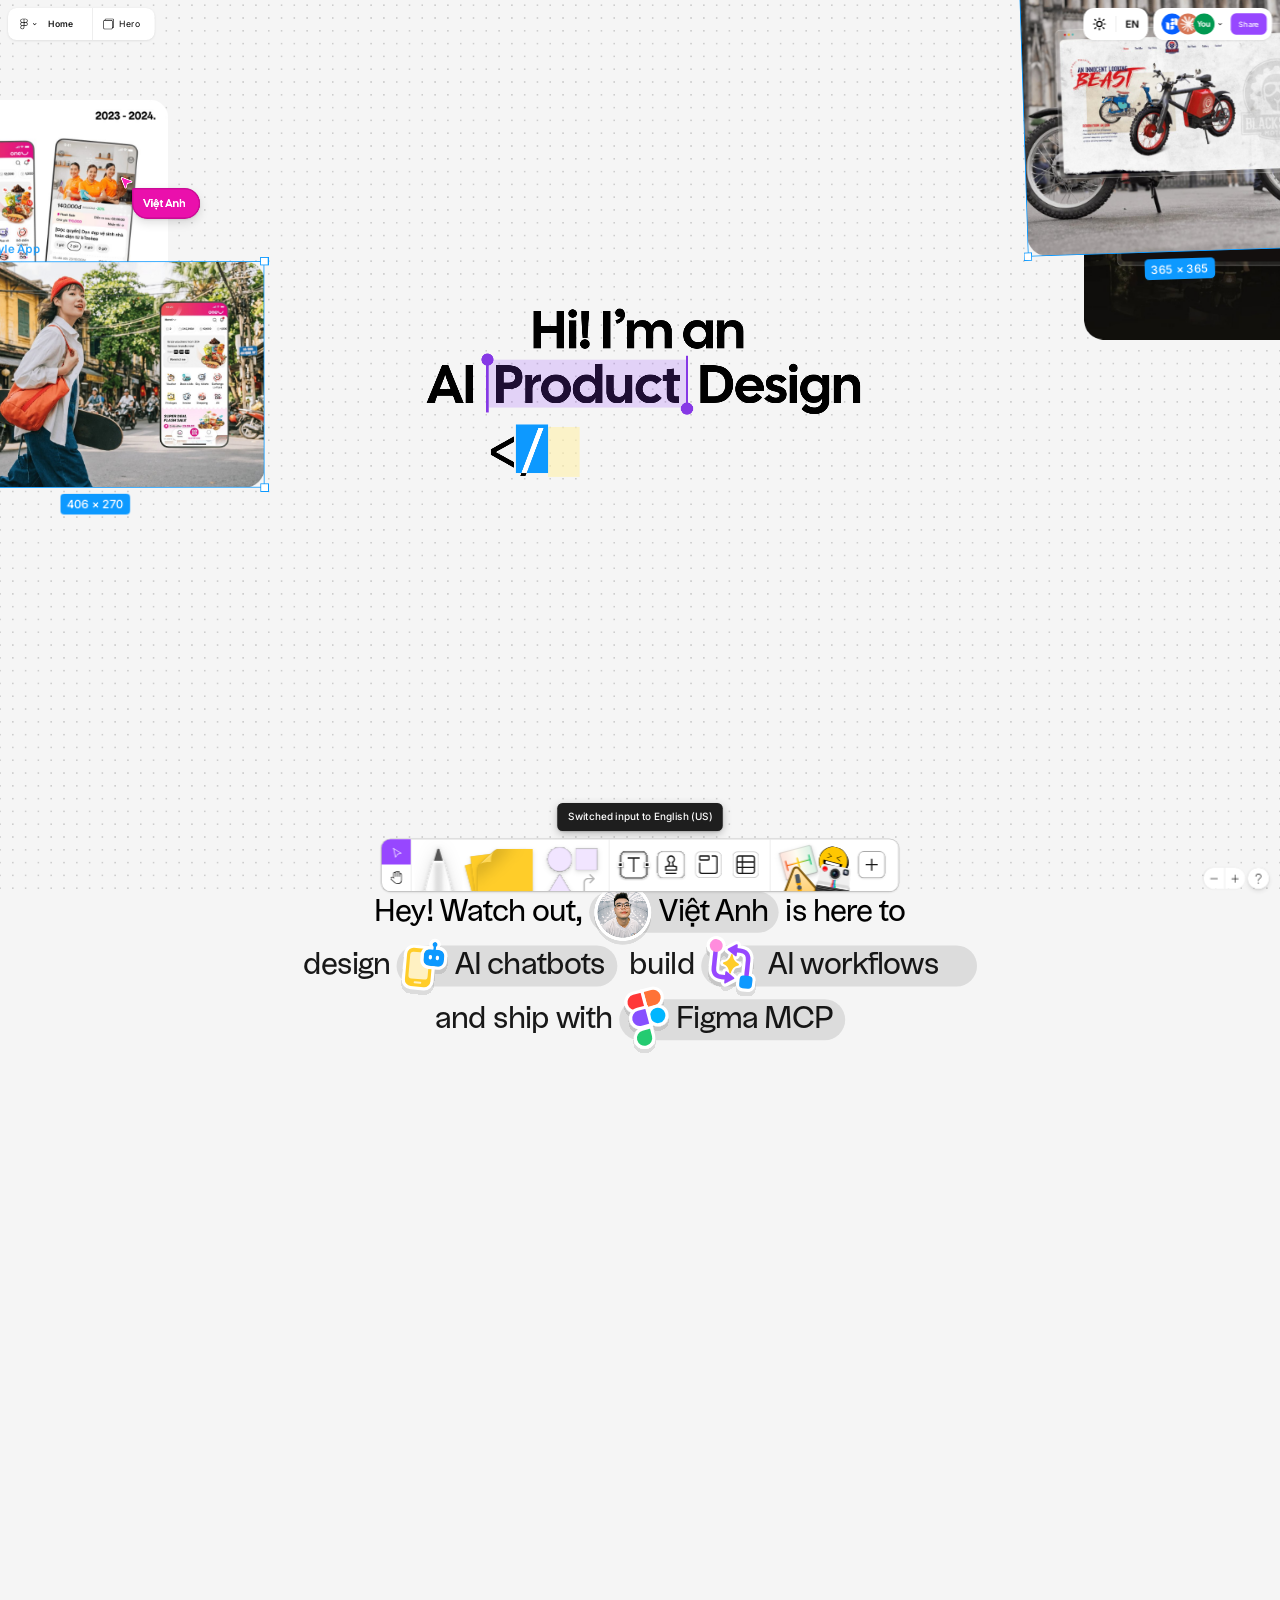
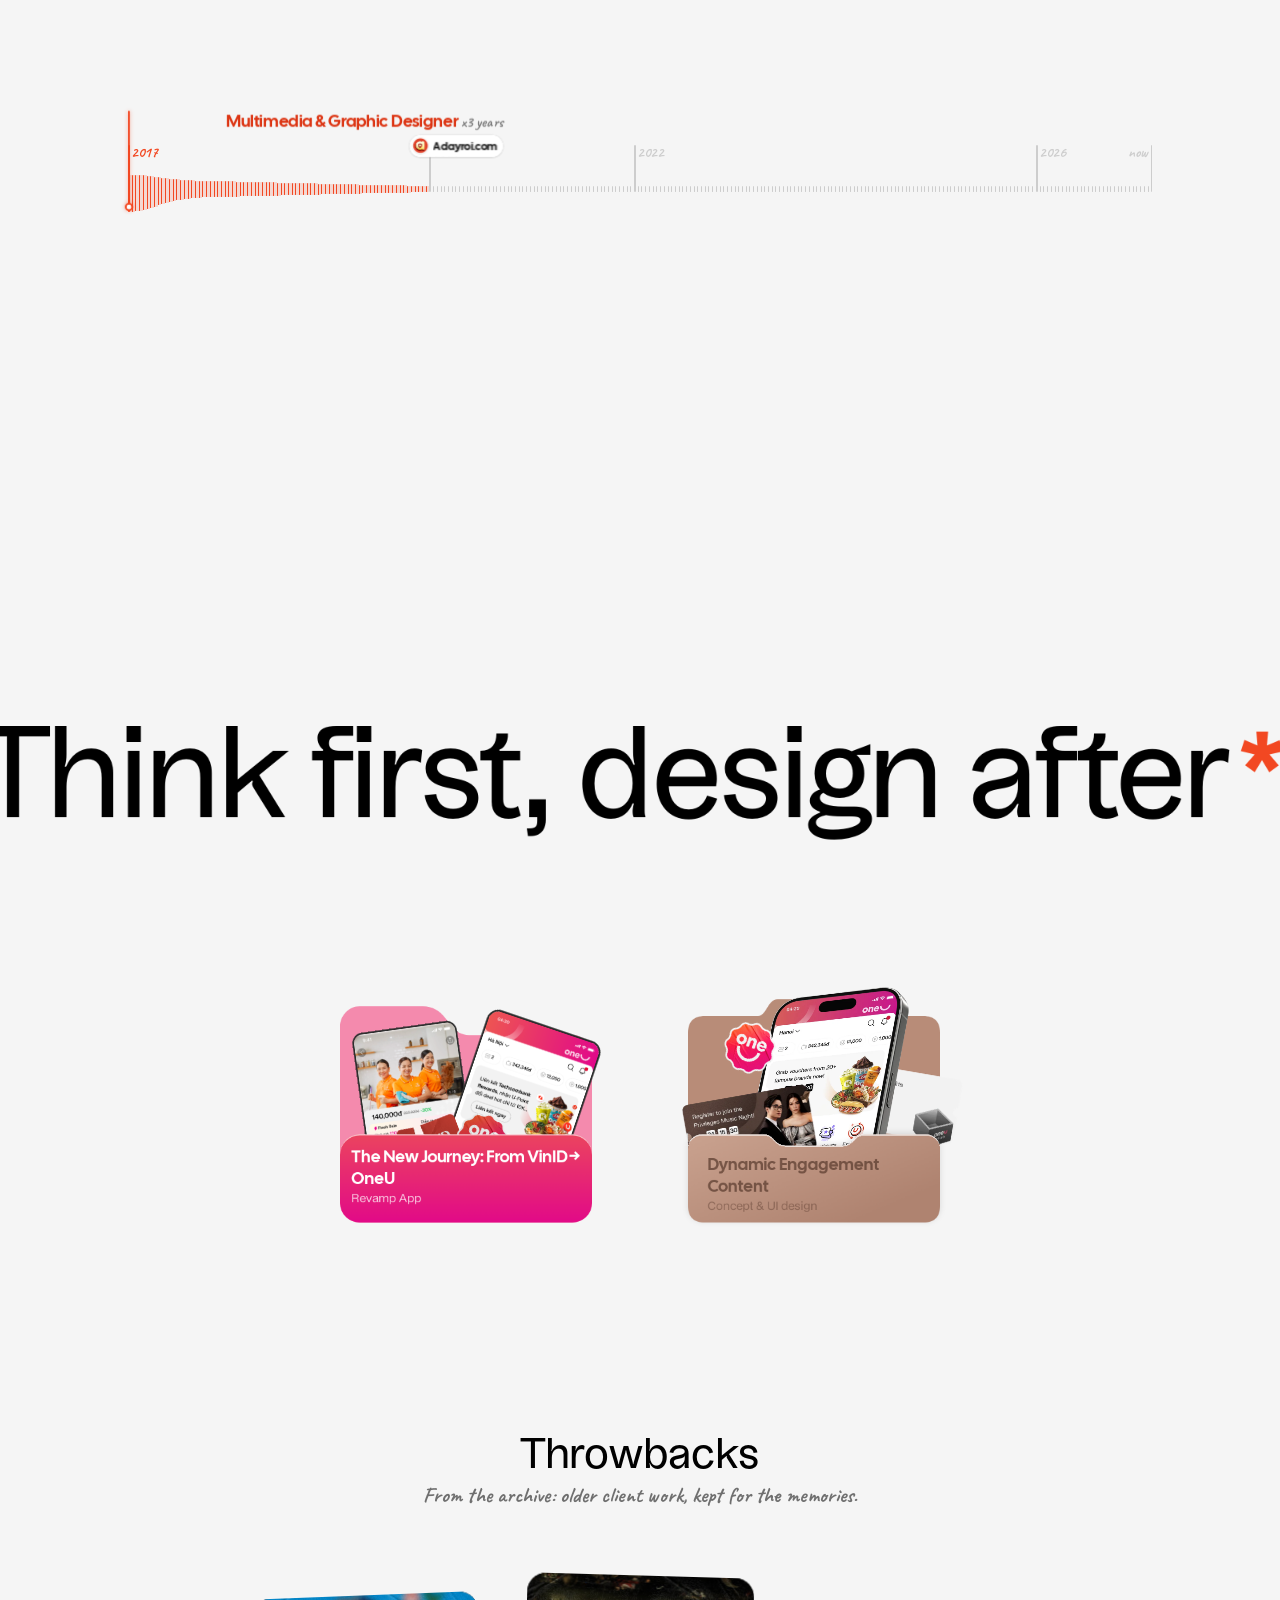
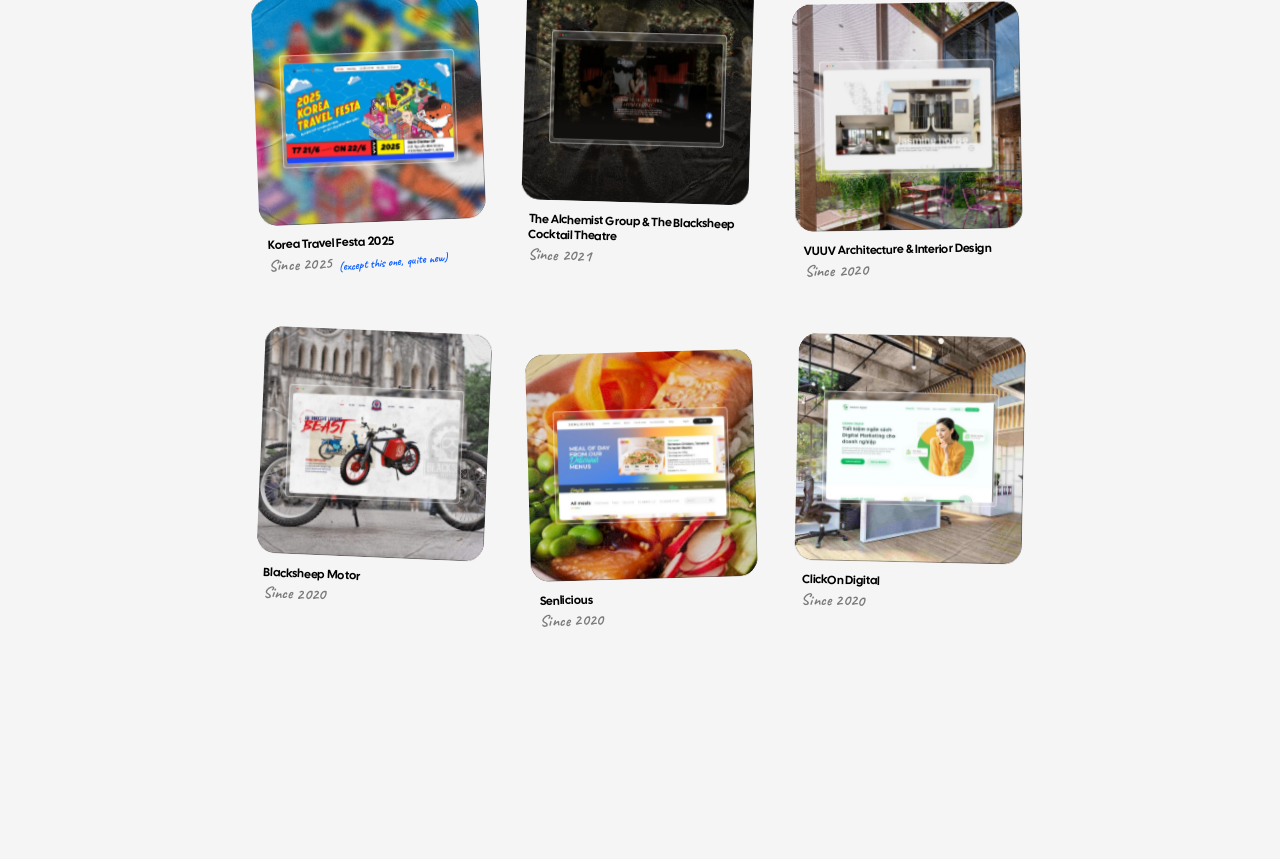
<file: index.html>
<!doctype html>
<html lang="en">
<head>
<meta charset="utf-8">
<meta name="viewport" content="width=device-width, initial-scale=1">
<title>VietAnh - an AI Product Design &lt;/Engineer&gt;</title>
<link rel="icon" type="image/png" sizes="32x32" href="assets/shared/favicon.png">
<script>if(!matchMedia("(prefers-reduced-motion: reduce)").matches)document.documentElement.classList.add("intro-on")</script>
<script>(function(){var t;try{t=localStorage.getItem("theme")}catch(e){}if(t!=="dark")t="light";document.documentElement.setAttribute("data-theme",t)})()</script>
<script>(function(){var l;try{l=localStorage.getItem("lang")}catch(e){}document.documentElement.lang=l==="vi"?"vi":"en"})()</script>
<link rel="preload" as="image" href="assets/home/avatar/avatar-cutout.png">
<link rel="preload" as="font" type="font/otf" href="assets/shared/fonts/BDOGrotesk-Medium.otf" crossorigin>
<link rel="preload" as="font" type="font/otf" href="assets/shared/fonts/BDOGrotesk-Regular.otf" crossorigin>
<link rel="preconnect" href="https://fonts.googleapis.com">
<link rel="preconnect" href="https://fonts.gstatic.com" crossorigin>
<link href="https://fonts.googleapis.com/css2?family=Bangers&family=Cal+Sans&family=IBM+Plex+Mono:wght@500&family=Inter:wght@400;500;600&display=swap" rel="stylesheet">
<link rel="stylesheet" href="css/base/tokens.css?v=1">
<link rel="stylesheet" href="css/base/type.css?v=uxumtest2">
<link rel="stylesheet" href="css/pages/spotlight.css">
<link rel="stylesheet" href="css/pages/thumb.css?v=3">
<link rel="stylesheet" href="css/pages/about.css?v=3">
<link rel="stylesheet" href="css/pages/work.css">
<link rel="stylesheet" href="css/pages/marquee.css">
<link rel="stylesheet" href="css/pages/experience.css?v=5">
<link rel="stylesheet" href="css/pages/playground.css?v=2">
<link rel="stylesheet" href="css/base/theme.css?v=3">
<link rel="stylesheet" href="css/base/pref-combo.css">
<link rel="stylesheet" href="css/base/mobile.css">
</head>
<body>
<div class="dim-overlay" aria-hidden="true"></div>
<section class="thumb" data-stage-w="1920" data-stage-h="1080" data-fit="contain" data-mobile-w="700" data-section-name="Hero">
  <div class="thumb-stage">
   <div class="hero-img hero-img--apps" data-fx="apps"><img src="assets/home/hero/apps.jpg" alt="" decoding="async"></div>
   <div class="hero-img hero-img--street" data-fx="street"><img src="assets/home/hero/street.jpg" alt="" decoding="async"></div>
   <div class="hero-img hero-img--dark" data-fx="dark"><img src="assets/home/hero/dark.jpg" alt="" decoding="async"></div>
   <div class="hero-img hero-img--moto" data-fx="moto"><img src="assets/home/hero/moto.jpg" alt="" decoding="async"></div>
   <div class="hero-pos"><div class="hero-fx">
   <div class="hero-cluster">
    <div class="hl-yellow" aria-hidden="true"></div>
    <div class="framing" aria-hidden="true"><i class="fr-l"></i><i class="fr-t"></i><i class="fr-r"></i><i class="fr-b"></i><i class="fr-h fr-h--tl"></i><i class="fr-h fr-h--tr"></i><i class="fr-h fr-h--bl"></i><i class="fr-h fr-h--br"></i></div>
    <h1 class="headline">
      <span class="hl-hi">Hi! I’m an</span>
      <span class="hl-ai">AI  Product  Design</span>
      <span class="hl-eng">&lt;/Engineer&gt;</span>
    </h1>
    <div class="select" aria-hidden="true">
      <div class="select-bg"></div>
      <div class="handle handle--l"><img src="assets/home/thumb/handle.svg" alt=""><i></i></div>
      <div class="handle handle--r"><img src="assets/home/thumb/handle.svg" alt=""><i></i></div>
    </div>

    <img class="intro-cursor" src="assets/home/thumb/cursor-black-move-h.svg" alt="" aria-hidden="true">
    <div class="badge-vibe"><span>[VIbecode]</span></div>
   </div>
   </div></div>

  </div>
  <div class="toast" role="status" aria-live="polite"></div>
  <div class="pill-left">
    <button class="pl-menu" type="button" aria-haspopup="menu" aria-label="Figma menu"><span class="pl-logo"><img src="assets/home/thumb/figma.svg" alt=""></span><img class="pl-chev" src="assets/shared/icons/chevron.svg" alt=""></button>
    <span class="pl-file">Home</span>
    <span class="pl-div"></span>
    <span class="pl-page"><img src="assets/shared/icons/pages.svg" alt=""><span class="pl-track t-ui2-s" id="pl-track" aria-live="polite"><span class="pl-item">Hero</span></span></span>
  </div>

  <div class="sidebar-right">
    <div class="pref-combo">
    <button class="theme-toggle" type="button" aria-label="Switch to dark mode" aria-pressed="false">
      <svg class="tt-sun" viewBox="0 0 24 24" fill="none" stroke="currentColor" stroke-width="2" stroke-linecap="round" aria-hidden="true"><circle cx="12" cy="12" r="4.2"/><path d="M12 2.5v2M12 19.5v2M4.6 4.6l1.4 1.4M18 18l1.4 1.4M2.5 12h2M19.5 12h2M4.6 19.4L6 18M18 6l1.4-1.4"/></svg>
      <svg class="tt-moon" viewBox="0 0 24 24" fill="currentColor" aria-hidden="true"><path d="M20.5 14.6A8.5 8.5 0 0 1 9.4 3.5a8.5 8.5 0 1 0 11.1 11.1z"/></svg>
    </button>
    <span class="pc-div" aria-hidden="true"></span>
    <button class="lang-toggle t-ui1" type="button" aria-label="Chuyển sang tiếng Việt"><span class="lt-code lt-en">EN</span><span class="lt-code lt-vi">VI</span></button>
    </div>
    <div class="sr-avatar"><img class="sr-av" src="assets/shared/avatars/avatar-1.png" alt=""><img class="sr-av" src="assets/shared/avatars/avatar-2.png" alt=""><img class="sr-av" src="assets/shared/avatars/avatar-you.png" alt=""><img class="sr-chev" src="assets/shared/icons/chevron.svg" alt=""></div>
    <button class="sr-share t-ui3" type="button">Share</button>
  </div>

  <div class="zoom-help">
    <div class="zoom"><div class="zoom-minus"><i></i></div><img class="zoom-plus" src="assets/home/thumb/zoom-plus.svg" alt=""></div>
    <div class="help"><svg viewBox="8 5 32 32" aria-hidden="true"><path fill="currentColor" d="M23.9999 27.1504C24.4694 27.1504 24.8495 27.5306 24.8495 28C24.8495 28.4694 24.4693 28.8496 23.9999 28.8496C23.5305 28.8496 23.1503 28.4694 23.1503 28C23.1503 27.5306 23.5305 27.1504 23.9999 27.1504ZM24.2665 14C25.4408 14 26.4862 14.383 27.2431 15.0781C28.0033 15.7764 28.4442 16.7645 28.4443 17.9111C28.4443 18.7366 28.2603 19.4298 27.8915 20.0381C27.5271 20.6392 27.0008 21.1258 26.3661 21.5713C25.542 22.1496 25.105 22.555 24.8525 23.0117C24.6035 23.462 24.4999 24.0249 24.4999 25H23.4999C23.4999 23.9751 23.6027 23.2035 23.9765 22.5273C24.3467 21.8579 24.9491 21.3437 25.7909 20.7529C26.3628 20.3516 26.7695 19.9591 27.036 19.5195C27.2983 19.0871 27.4443 18.5781 27.4443 17.9111C27.4442 17.0325 27.1118 16.3154 26.5663 15.8145C26.0174 15.3104 25.2241 15 24.2665 15C23.291 15 22.4035 15.2811 21.7685 15.8311C21.1448 16.3714 20.7157 17.213 20.7157 18.4443H19.7157C19.7157 16.9579 20.2458 15.8274 21.1142 15.0752C21.9715 14.3327 23.1102 14 24.2665 14Z"/></svg></div>
  </div>

  <div class="toolbar">
    <div class="tb-move"><img src="assets/home/thumb/move.svg" alt=""><img src="assets/home/thumb/hand.svg" alt=""></div>
    <span class="tb-div"></span>
    <div class="tb-objects">
      <div class="tb-marker"><img src="assets/home/thumb/marker.svg" alt=""></div>
      <div class="tb-sticky">
        <div class="stack">
          <i class="sq sq3"></i>
          <i class="sq sq2"></i>
          <div class="curly">
            <div class="curly-clip">
              <i class="curly-fill"></i>
              <i class="curly-shadow"></i>
              <img class="curl curl--c" src="assets/home/thumb/curl-color.svg" alt="">
              <img class="curl curl--g" src="assets/home/thumb/curl-glare.svg" alt="">
            </div>
          </div>
        </div>
      </div>
      <img class="tb-shapes" src="assets/home/thumb/shapes.svg" alt="">
    </div>
    <span class="tb-div"></span>
    <div class="tb-flat">
      <span class="fi fi--1"><img src="assets/home/thumb/icon-1.svg" alt=""></span>
      <span class="fi fi--2"><img src="assets/home/thumb/icon-2.svg" alt=""></span>
      <span class="fi fi--3"><img src="assets/home/thumb/icon-3.svg" alt=""></span>
      <span class="fi fi--4"><img src="assets/home/thumb/icon-4.svg" alt=""></span>
    </div>
    <span class="tb-div"></span>
    <div class="tb-insert">
      <span class="ins ins--align"><img src="assets/home/thumb/alignment.svg" alt=""></span>
      <span class="ins ins--alert"><img src="assets/home/thumb/alert.svg" alt=""></span>
      <span class="ins ins--laugh"><span><img src="assets/home/thumb/laugh.svg" alt=""></span></span>
      <span class="ins ins--booth"><span><img src="assets/home/thumb/photobooth.png" alt=""></span></span>
      <span class="ins-plus"><i></i><img src="assets/home/thumb/plus32.svg" alt=""></span>
    </div>
  </div>
</section>

<section class="stage-section about" data-section-name="About">
  <div class="about-fit">
    <!-- the page text: 1920-wide stage, same scale as the hero. Sits below the dim overlay, so it blurs with the rest of the page. -->
    <div class="a-canvas about-stage" id="about-stage">
      <div class="about-block">
        <div class="about-hello">
          <span class="ab-t" data-i18n="about.hi1">Hey! Watch out,</span>
          <span class="who-pill"><button class="who-avatar" id="who-avatar" type="button" aria-label="Show contact info" aria-expanded="false"></button><span class="ab-t">Việt Anh</span></span>
          <span class="ab-t" data-i18n="about.hi2">is here to</span>
        </div>
        <p class="about-skill" id="about-skill">
          <span class="skill-row">
            <span class="ab-t ab-t--skill" data-i18n="about.design">design</span>
            <button class="skill-chip" type="button" data-slot="0"></button>
            <span class="ab-t ab-t--skill" data-i18n="about.build">build</span>
            <button class="skill-chip" type="button" data-slot="1"></button>
          </span>
          <span class="skill-row">
            <span class="ab-t ab-t--skill" data-i18n="about.ship">and ship with</span>
            <button class="skill-chip" type="button" data-slot="2"></button>
          </span>
        </p>
      </div>
    </div>

    <!-- spotlight layers: same canvas geometry, above the dim overlay (z 2). The avatar composition lives here and is always drawn;
         the chip compositions (one per slot) are built by js/pages/about.js. -->
    <div class="a-canvas about-sp" id="about-sp">
      <div class="sp-comp sp-comp--avatar" id="avatar-comp">
        <div class="sp-layer layer--badge">
          <div class="badge-wrap">
            <div class="badge"><img src="assets/home/icons/badge.png" alt=""></div>
          </div>
        </div>

        <div class="sp-layer layer--tagline">
          <div class="pill"><span>#Human Taste, AI Speed</span></div>
        </div>

        <div class="sp-layer layer--card">
          <div class="card">
            <h2 data-i18n="card.title">Feel free to connect!</h2>
            <div class="card-row">
              <div class="col col--left">
                <a class="item" href="tel:+84333442129"><img src="assets/home/icons/phone.svg" alt=""><span>(+84) 333.44.2129</span></a>
                <a class="item" href="mailto:vietanh.ngx29@gmail.com"><img src="assets/home/icons/email.svg" alt=""><span>vietanh.ngx29@gmail.com</span></a>
              </div>
              <div class="col col--right">
                <a class="item item--social" href="https://www.linkedin.com/in/vitan2911/" target="_blank" rel="noopener"><img src="assets/home/icons/linkedin.svg" alt=""><span>/vitan2911</span></a>
                <a class="item item--social item--two" href="https://www.behance.net/vitan2911" target="_blank" rel="noopener"><img src="assets/home/icons/behance.svg" alt=""><img src="assets/home/icons/dribbble.svg" alt=""><span>/vitan2911</span></a>
              </div>
            </div>
          </div>
        </div>

        <div class="sp-layer layer--note">
          <p class="note" data-i18n="about.note">Hi! I’m Việt&nbsp;Anh, a Design&nbsp;Engineer&nbsp;Lead based in Hanoi. I’ve spent 9&nbsp;years in design, the last 5+ in Product&nbsp;Design and Design&nbsp;Engineering. Right now I’m building a Design&nbsp;System and bringing AI into our product&nbsp;team’s workflow, so the whole team moves faster and the road from design to a real&nbsp;product gets shorter.</p>
        </div>

        <div class="avatar-group" id="avatar-group">
          <div class="avatar-photo" id="avatar-photo"><img src="assets/home/avatar/avatar-circle.jpg" alt="" decoding="async"></div>
          <div class="person" id="person">
            <img src="assets/home/avatar/avatar-cutout.png" alt="" width="733" height="1100" decoding="async">
          </div>
          <div class="avatar-ring" id="avatar-ring"></div>
        </div>
      </div>
    </div>
  </div>
</section>

<section class="stage-section experience" data-section-name="Experience">
  <div class="exp-fit" data-stage-w="2752" data-mobile-w="860">
    <div class="exp-canvas" id="exp-canvas">
      <p class="exp-quote" aria-live="polite"><span class="exp-quote-t"></span></p>
      <div class="exp-photos" aria-hidden="true">
        <figure class="exp-ph" style="--x: 2027; --y: -156; --w: 130; --h: 174; --r: 17.3deg; --rad: 24px"><img src="assets/home/experience/p01.jpg" alt="" loading="lazy"></figure>
        <figure class="exp-ph" style="--x: 1700; --y: -236; --w: 150; --h: 150; --r: 27.6deg; --rad: 50%"><img src="assets/home/experience/p02.jpg" alt="" loading="lazy"></figure>
        <figure class="exp-ph" style="--x: 2230; --y: 470; --w: 120; --h: 120; --r: -0.6deg; --rad: 50%"><img src="assets/home/experience/p03.jpg" alt="" loading="lazy"></figure>
        <figure class="exp-ph" style="--x: -40; --y: -210; --w: 110; --h: 110; --r: -28.5deg; --rad: 50%"><img src="assets/home/experience/p04.jpg" alt="" loading="lazy"></figure>
        <figure class="exp-ph" style="--x: -140; --y: 300; --w: 160; --h: 160; --r: 27.6deg; --rad: 50%"><img src="assets/home/experience/p05.jpg" alt="" loading="lazy"></figure>
        <figure class="exp-ph" style="--x: 283; --y: -226; --w: 128; --h: 162; --r: 19.3deg; --rad: 24px"><img src="assets/home/experience/p06.jpg" alt="" loading="lazy"></figure>
        <figure class="exp-ph" style="--x: 448; --y: 537; --w: 261; --h: 164; --r: -12.6deg; --rad: 24px"><img src="assets/home/experience/p07.jpg" alt="" loading="lazy"></figure>
        <figure class="exp-ph" style="--x: 1780; --y: 485; --w: 96; --h: 123; --r: -12.7deg; --rad: 24px"><img src="assets/home/experience/p08.jpg" alt="" loading="lazy"></figure>
      </div>
      <div class="exp-bar">
        <div class="exp-zone" data-z="1" data-quote="Back then I knew a little of everything:|from video and photography to design and animation.|But I wasn&#x27;t really good at any of it.~So I went looking for a more professional place|to become a real graphic designer." data-quote-vi="Hồi đó cái gì tôi cũng biết một chút:|từ quay dựng, chụp ảnh, đến thiết kế, animation.|Nhưng chẳng thực sự giỏi cái nào.~Tôi tìm tới một môi trường chuyên nghiệp hơn,|quyết theo nghề graphic designer cho ra trò." data-title="Multimedia &amp; Graphic Designer" data-dur="x3 years" data-co="adayroi.com|Adayroi.com;direction-creative-agency|Direction Creative Agency"></div>
        <div class="exp-zone" data-z="2" data-quote="However, my drawing wasn&#x27;t strong enough to stand out in graphics.|But I was good at layout and quick with tech.|Web design let me make the most of every strength.~MISA was my first product team,|and my first time building a design system.|But UI &amp; UX alone couldn&#x27;t answer why." data-quote-vi="Tuy nhiên, khả năng vẽ tay không đủ để tôi bứt phá trong nghề graphic,|bù lại tôi khá giỏi bố cục và nhanh nhạy về công nghệ.|Thiết kế web là chỗ tôi tận dụng được hết thế mạnh.~MISA là môi trường product đầu tiên của tôi,|cũng là lần đầu tôi dựng một Design System.|Nhưng UI &amp; UX vẫn chưa trả lời được câu hỏi tại sao." data-title="UI Designer" data-dur="x2 years" data-co="direction-creative-agency|Direction Creative Agency|1|Web Designer|x1 year;misa-jsc|MISA JSC|1|UI Designer|x1 year"></div>
        <div class="exp-zone" data-z="3" data-quote="One Mount taught me the product mindset:|always ask why before you start building,|judge whether it&#x27;s worth doing at all,|and balance business goals,|resources and user needs.~At VSF I learned to steer AI and build AI products.|On top of my product and design foundation,|AI let it all compound and speed up remarkably,|opening up a lot of room to grow." data-quote-vi="One Mount dạy tôi product mindset:|luôn hỏi tại sao trước khi bắt tay vào làm,|đánh giá được việc này có đáng làm không,|và biết cân bằng giữa mục tiêu kinh doanh,|nguồn lực và nhu cầu người dùng.~Sang VSF, tôi học cách kiểm soát và làm sản phẩm AI.|Cộng với nền tư duy product và design có sẵn,|AI giúp tôi cộng dồn|và bứt tốc một cách đáng kinh ngạc,|mở ra rất nhiều năng lực phát triển." data-title="Product Designer" data-dur="x4 years" data-co="one-mount-group|One Mount Group|3|Sr. Product Designer;vinsmart-future|VinSmart Future|2.4|Design Engineer Lead|1+ years"></div>
        <div class="exp-zone" data-z="4" data-quote="But AI is only as strong|as the foundation of whoever uses it.|Now I guide newcomers to build it, step by step." data-quote-vi="Nhưng AI chỉ mạnh|khi người dùng có nền tảng đủ vững.|Giờ tôi dẫn các bạn mới xây cái nền đó, từng bước một." data-down data-title="Course Instructor" data-dur="&lt;1 year" data-co="ux-foundation|UX Foundation"></div>
      </div>
      <div class="exp-years" aria-hidden="true">
        <span class="exp-yr" data-z="1" style="left: 7px">2017</span><span class="exp-yr" data-z="2" style="left: 655px">2020</span><span class="exp-yr" data-z="3" style="left: 1095px">2022</span><span class="exp-yr" data-z="4" style="left: 1959px">2026</span><span class="exp-yr exp-yr--end" data-z="4" style="left: 2207px" data-i18n="exp.now">now</span>
      </div>
      <div class="exp-ind" aria-hidden="true">
        <span class="exp-line"></span><span class="exp-ring"></span>
        <div class="exp-label"><span class="exp-head"><span class="exp-title"></span><span class="exp-dur"></span></span><span class="exp-pill"><span class="exp-logos"></span><span class="exp-co"></span></span></div>
      </div>
    </div>
    <canvas class="exp-ticks" aria-hidden="true"></canvas>
  </div>
</section>

<section class="stage-section marquee" data-section-name="Work" aria-label="Think first, design after">
  <div class="m-viewport" aria-hidden="true"><div class="m-scale"><div class="m-track">
    <div class="m-group"><span class="m-item"><span class="m-text">Think first, design after</span><span class="m-star">*</span></span><span class="m-item" aria-hidden="true"><span class="m-text">Think first, design after</span><span class="m-star">*</span></span></div>
    <div class="m-group" aria-hidden="true"><span class="m-item"><span class="m-text">Think first, design after</span><span class="m-star">*</span></span><span class="m-item" aria-hidden="true"><span class="m-text">Think first, design after</span><span class="m-star">*</span></span></div>
  </div></div></div>
</section>

<section class="stage-section work" data-section-name="Work" id="work">
  <div class="about-fit work-fit">
    <div class="a-canvas work-stage" id="work-stage">
      <a class="work-card" id="work-card" role="link" tabindex="0" data-href="work/oneu.html" style="left:585px;top:53px" aria-label="OneU: The New Journey, from VinID to OneU"></a>
      <a class="work-card" id="work-card-b" role="link" tabindex="0" data-href="work/dec.html" style="left:1020px;top:53px" aria-label="Dynamic Engagement Content: concept and UI design"></a>
    </div>
    <div class="a-canvas work-sp" id="work-sp"></div>
  </div>
</section>

<section class="stage-section playground" data-section-name="Playground" aria-label="Throwbacks">
  <div class="pg-fit" data-stage-w="1920" data-mobile-w="720">
    <div class="pg-canvas">
      <header class="pg-head"><div class="pg-hl"><h2 class="pg-title">Throwbacks</h2><p class="pg-sub">From the archive: older client work, kept for the memories.</p></div></header>
      <div class="pg-grid">
        <article class="pg-card pg-card--kto" tabindex="0" data-scenes="tall:kto/full.jpg;kto/h1.jpg|kto/h2.jpg|kto/h3.jpg|kto/h4.jpg;kto/p1.jpg|kto/p2.jpg|kto/p3.jpg" aria-label="Korea Travel Festa 2025, 2025">
          <div class="pg-media">
            <img class="pg-bg" src="assets/home/playground/kto/bg.jpg" alt="" loading="lazy">
            <div class="pg-tex" aria-hidden="true"></div>
            <div class="pg-win">
              <img class="pg-dots" src="assets/home/playground/dots.svg" alt="" width="29" height="3">
              <div class="pg-screen"><img class="pg-scene" src="assets/home/playground/kto/win.jpg" alt="Korea Travel Festa 2025 homepage" loading="lazy"></div>
            </div>
          </div>
          <div class="pg-text"><h3 class="pg-name">Korea Travel Festa 2025</h3><p class="pg-kind">Since 2025 <span class="pg-aside">(except this one, quite new)</span></p></div>
        </article>
        <article class="pg-card pg-card--alchemist" tabindex="0" data-scenes="tall:alchemist/full.jpg;tall:alchemist/bs.jpg;alchemist/n1.jpg|alchemist/n2.jpg|alchemist/n3.jpg|alchemist/n4.jpg;alchemist/b1.jpg|alchemist/b2.jpg|alchemist/b3.jpg|alchemist/b4.jpg" aria-label="The Alchemist Group &amp; The Blacksheep Cocktail Theatre, 2021">
          <div class="pg-media">
            <img class="pg-bg" src="assets/home/playground/alchemist/bg.jpg" alt="" loading="lazy">
            <div class="pg-tex" aria-hidden="true"></div>
            <div class="pg-win">
              <img class="pg-dots" src="assets/home/playground/dots.svg" alt="" width="29" height="3">
              <div class="pg-screen"><img class="pg-scene" src="assets/home/playground/alchemist/win.jpg" alt="The Alchemist Group homepage" loading="lazy"></div>
            </div>
          </div>
          <div class="pg-text"><h3 class="pg-name">The Alchemist Group &amp; The Blacksheep Cocktail Theatre</h3><p class="pg-kind">Since 2021</p></div>
        </article>
        <article class="pg-card pg-card--vuuv" tabindex="0" data-scenes="tall:vuuv/full.jpg;vuuv/d1.jpg|vuuv/d2.jpg|vuuv/d3.jpg|vuuv/d4.jpg|vuuv/d5.jpg|vuuv/d6.jpg;vuuv/h2.jpg|vuuv/h3.jpg|vuuv/h4.jpg|vuuv/h5.jpg|vuuv/p1.jpg|vuuv/p2.jpg|vuuv/p3.jpg" aria-label="VUUV Architecture &amp; Interior Design, 2020">
          <div class="pg-media">
            <img class="pg-bg" src="assets/home/playground/vuuv/bg.jpg" alt="" loading="lazy">
            <div class="pg-tex" aria-hidden="true"></div>
            <div class="pg-win">
              <img class="pg-dots" src="assets/home/playground/dots.svg" alt="" width="29" height="3">
              <div class="pg-screen"><img class="pg-scene" src="assets/home/playground/vuuv/h1.jpg" alt="VUUV homepage: Jasmine house" loading="lazy"></div>
            </div>
          </div>
          <div class="pg-text"><h3 class="pg-name">VUUV Architecture &amp; Interior Design</h3><p class="pg-kind">Since 2020</p></div>
        </article>
        <article class="pg-card pg-card--motor" tabindex="0" data-scenes="motor/s1.jpg|motor/s2.jpg;motor/shot.jpg" aria-label="Blacksheep Motor, 2020">
          <div class="pg-media">
            <img class="pg-bg" src="assets/home/playground/motor/bg.jpg" alt="" loading="lazy">
            <div class="pg-tex" aria-hidden="true"></div>
            <div class="pg-win">
              <img class="pg-dots" src="assets/home/playground/dots.svg" alt="" width="29" height="3">
              <div class="pg-screen"><img class="pg-scene" src="assets/home/playground/motor/win.jpg" alt="Blacksheep Motor homepage" loading="lazy"></div>
            </div>
          </div>
          <div class="pg-text"><h3 class="pg-name">Blacksheep Motor</h3><p class="pg-kind">Since 2020</p></div>
        </article>
        <article class="pg-card pg-card--senlicious" tabindex="0" data-scenes="tall:senlicious/full.jpg;tall:senlicious/menu.jpg;senlicious/h1.jpg|senlicious/h2.jpg|senlicious/h4.jpg|senlicious/h6.jpg;senlicious/m1.jpg|senlicious/m2.jpg" aria-label="Senlicious, 2020">
          <div class="pg-media">
            <img class="pg-bg" src="assets/home/playground/senlicious/bg.jpg" alt="" loading="lazy">
            <div class="pg-tex" aria-hidden="true"></div>
            <div class="pg-win">
              <img class="pg-dots" src="assets/home/playground/dots.svg" alt="" width="29" height="3">
              <div class="pg-screen"><img class="pg-scene" src="assets/home/playground/senlicious/win.jpg" alt="Senlicious menu page" loading="lazy"></div>
            </div>
          </div>
          <div class="pg-text"><h3 class="pg-name">Senlicious</h3><p class="pg-kind">Since 2020</p></div>
        </article>
        <article class="pg-card pg-card--clickon" tabindex="0" data-scenes="tall:clickon/full.jpg;tall:clickon/design.jpg;clickon/t1.jpg|clickon/t3.jpg;clickon/g1.jpg|clickon/g2.jpg|clickon/g3.jpg" aria-label="ClickOn Digital, 2020">
          <div class="pg-media">
            <img class="pg-bg" src="assets/home/playground/clickon/bg.jpg" alt="" loading="lazy">
            <div class="pg-tex" aria-hidden="true"></div>
            <div class="pg-win">
              <img class="pg-dots" src="assets/home/playground/dots.svg" alt="" width="29" height="3">
              <div class="pg-screen"><img class="pg-scene" src="assets/home/playground/clickon/win.jpg" alt="ClickOn Digital homepage" loading="lazy"></div>
            </div>
          </div>
          <div class="pg-text"><h3 class="pg-name">ClickOn Digital</h3><p class="pg-kind">Since 2020</p></div>
        </article>
      </div>
    </div>
  </div>
</section>

<main class="page">
  <section class="outro" data-section-name="Outro">
  </section>
</main>
<div class="cursor-layer" id="cursor-layer" aria-hidden="true">
  <div class="cursor cursor--pink"><img class="cursor-arrow" src="assets/home/thumb/cursor-pink.svg" alt=""><span class="cursor-chip">Việt Anh</span></div>
  <div class="cursor cursor--yellow"><img class="cursor-arrow" src="assets/home/thumb/cursor-claude.svg" alt=""><span class="cursor-chip">Claude-chan</span></div>
</div>
<script src="js/pages/lang.js?v=14"></script>
<script src="js/pages/fit-stage.js"></script>
<script src="js/pages/thumb.js"></script>
<script src="js/pages/img-enter.js"></script>
<script src="js/pages/intro.js?v=2"></script>
<script src="js/pages/spotlight.js"></script>
<script src="js/pages/about.js?v=5"></script>
<script src="js/pages/work.js?v=2"></script>
<script src="js/pages/marquee.js"></script>
<script src="js/pages/experience.js?v=4"></script>
<script src="js/pages/playground.js"></script>
<script src="js/pages/scroll-fx.js"></script>
<script src="js/pages/section-indicator.js"></script>
<script src="js/pages/theme.js"></script>
<script src="js/pages/cursor-guide.js"></script>
</body>
</html>
</file>
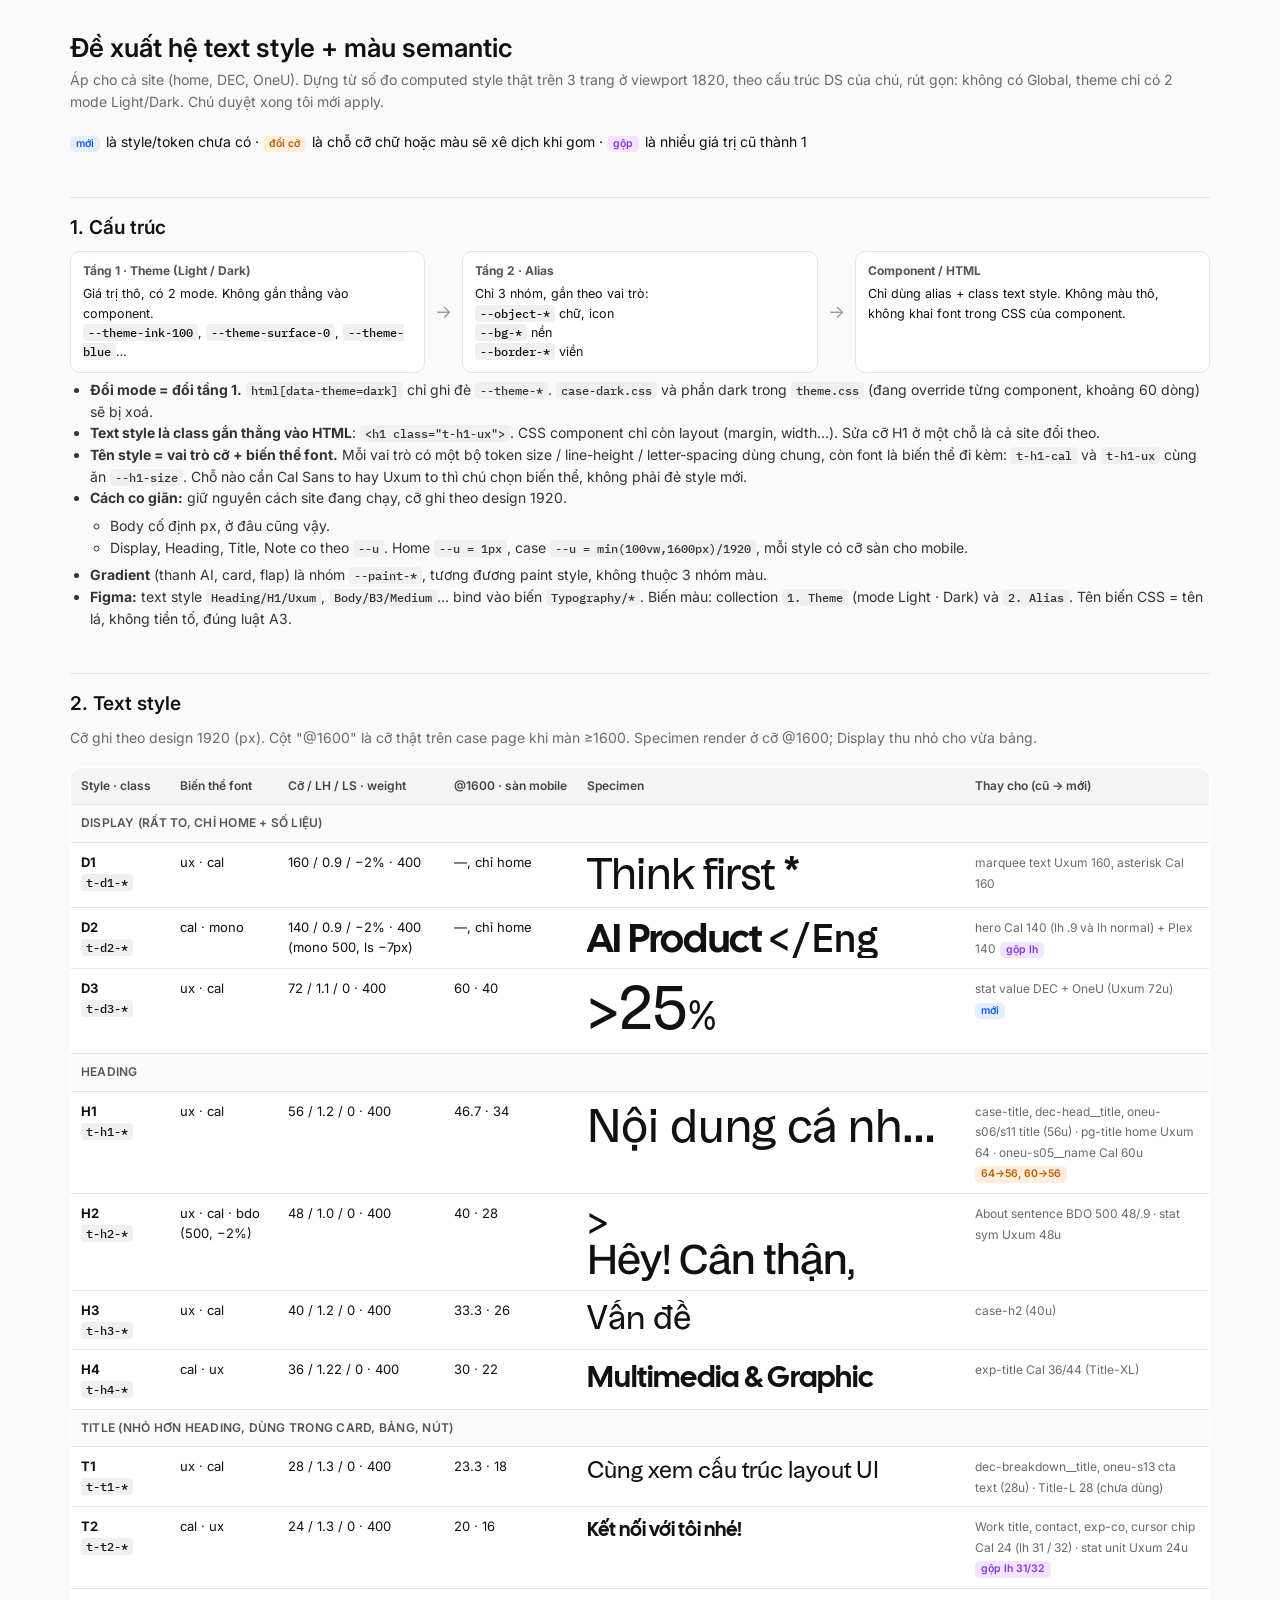
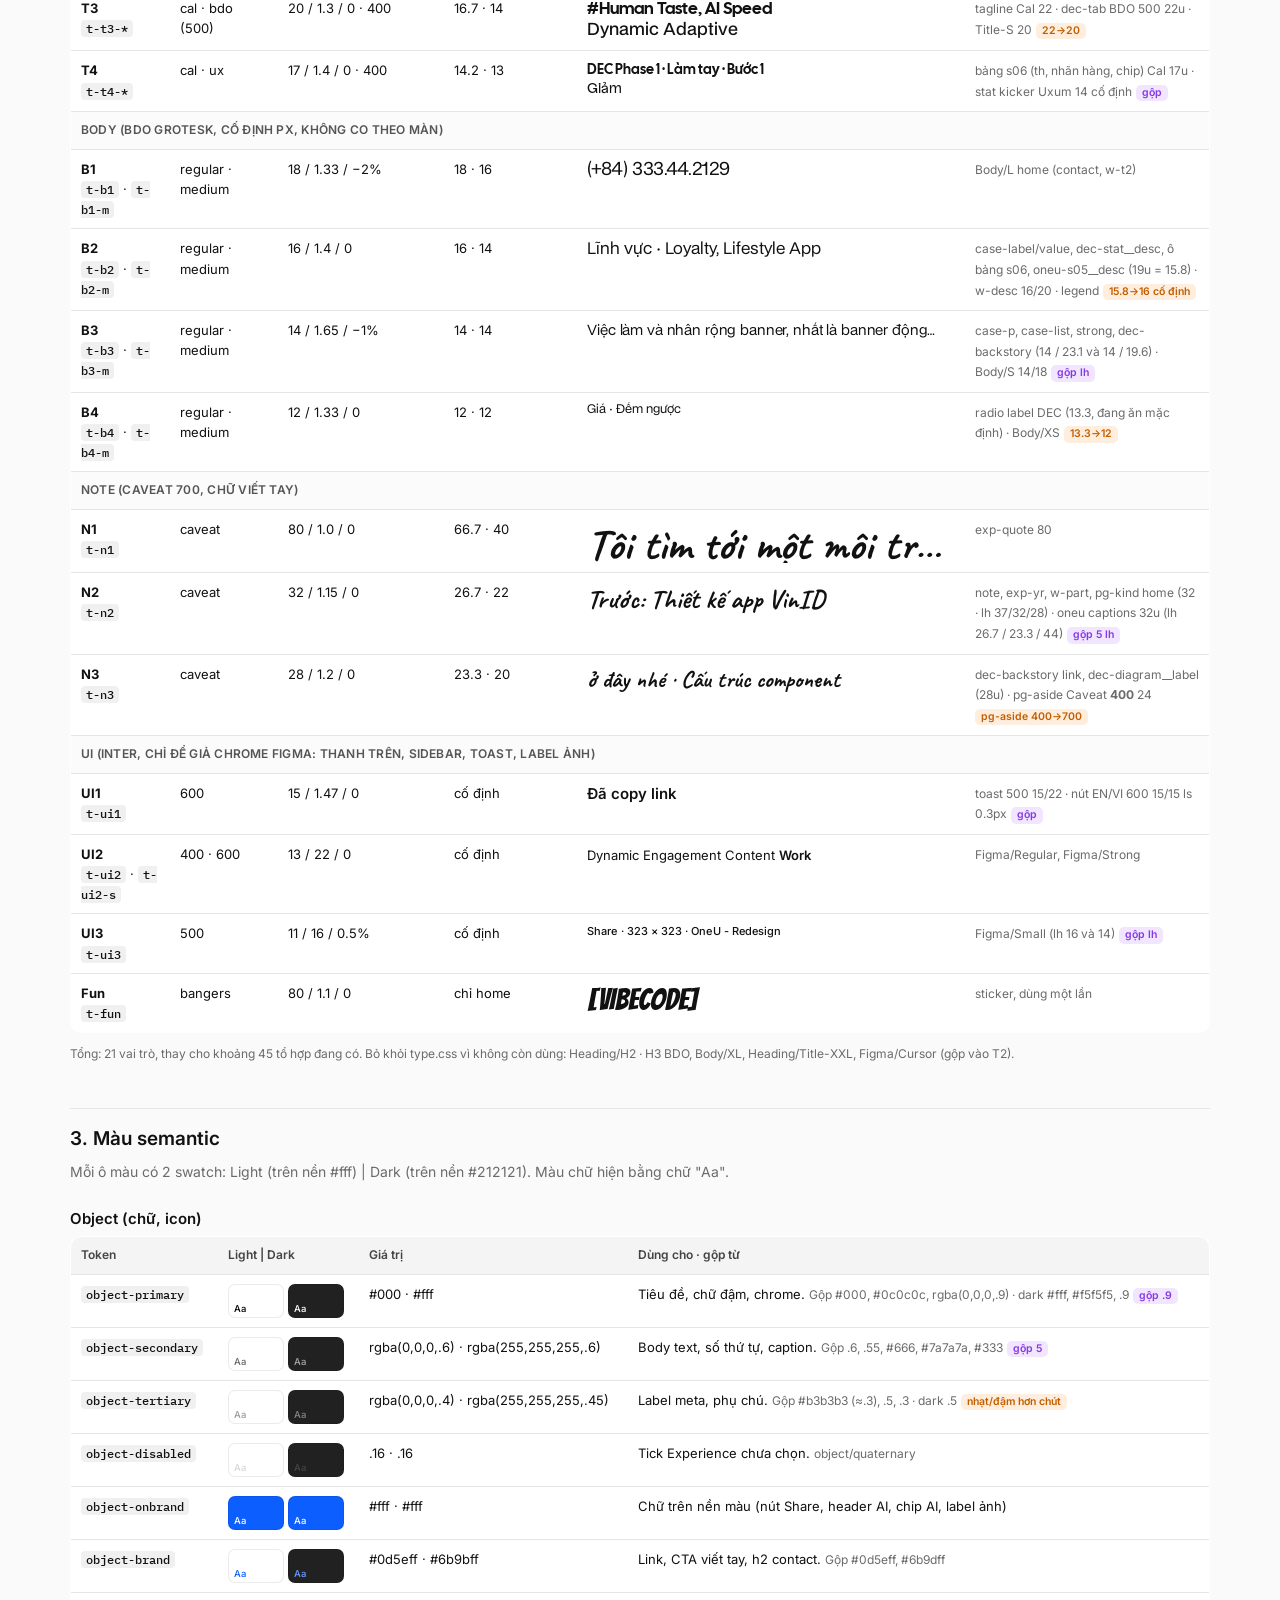
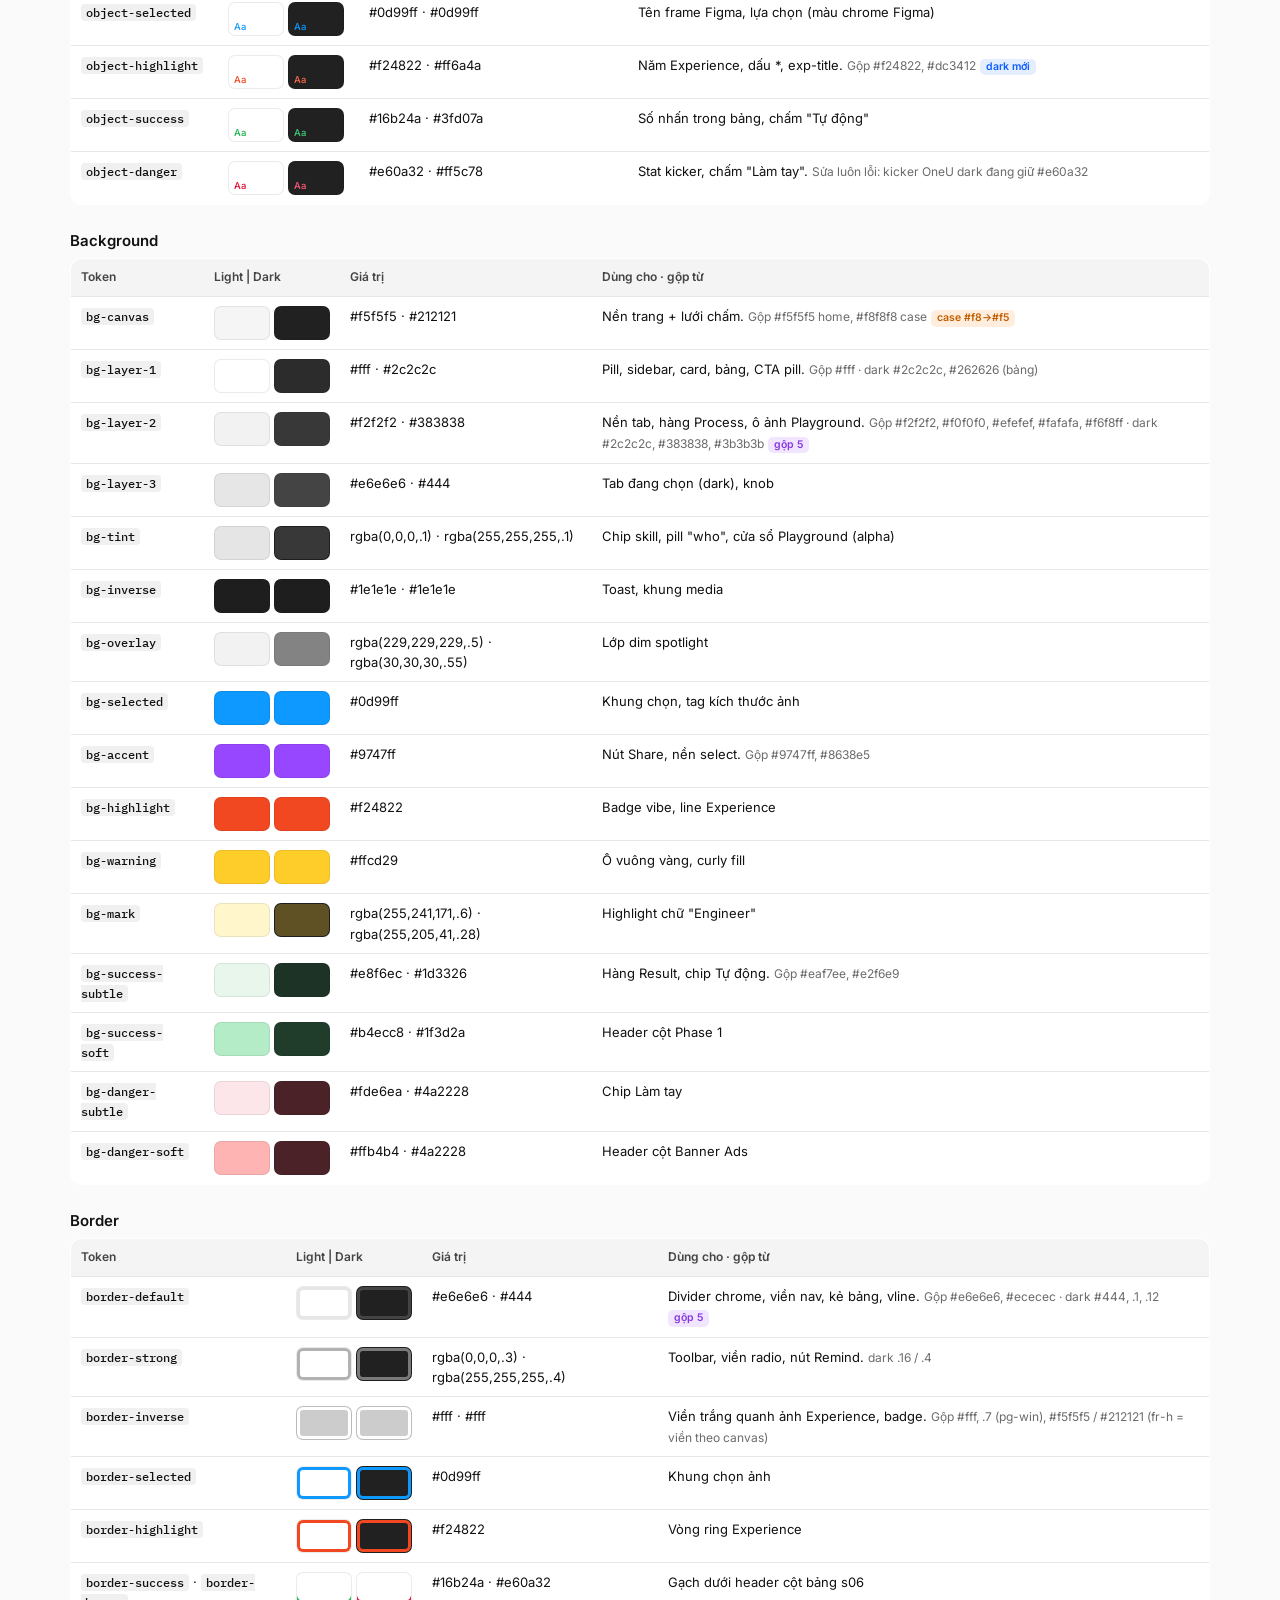
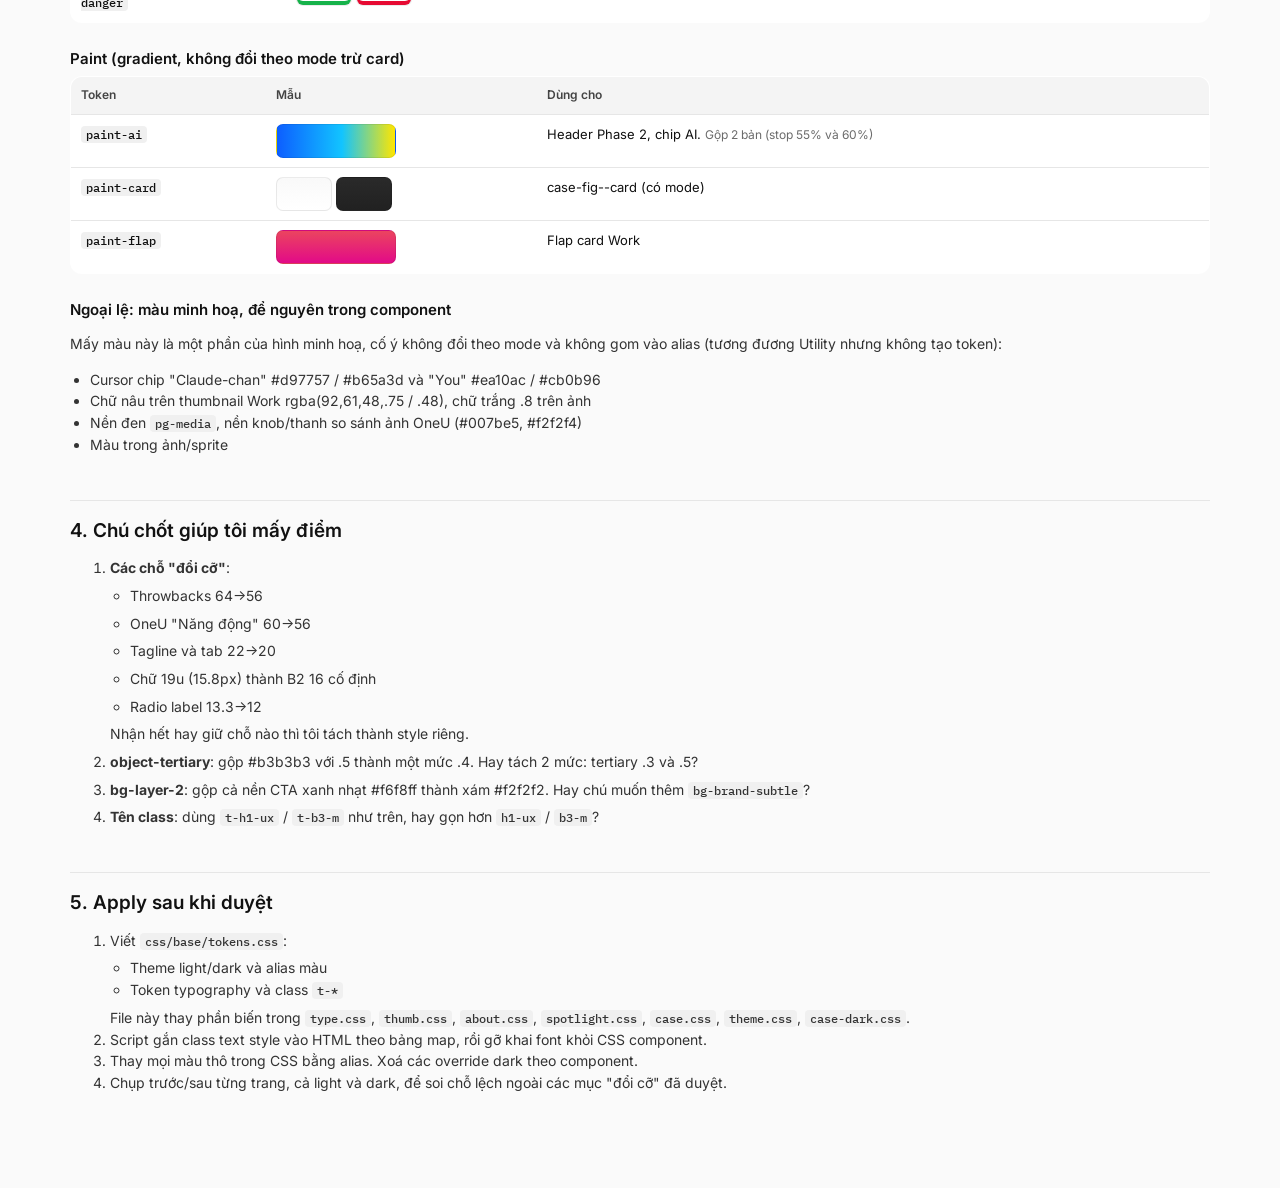
<file: _review/ds-proposal.html>
<!doctype html>
<html lang="vi">
<head>
<meta charset="utf-8">
<meta name="viewport" content="width=device-width, initial-scale=1">
<title>Đề xuất hệ text style + màu</title>
<link href="https://fonts.googleapis.com/css2?family=Bangers&family=Cal+Sans&family=Inter:wght@400;500;600&family=IBM+Plex+Mono:wght@500&display=swap" rel="stylesheet">
<style>
@font-face { font-family: "Uxum"; font-weight: 400; src: url("../assets/shared/fonts/VFK-Uxum-Regular.woff2?v=1b") format("woff2"); }
@font-face { font-family: "BDO Grotesk"; font-weight: 400; src: url("../assets/shared/fonts/BDOGrotesk-Regular.otf") format("opentype"); }
@font-face { font-family: "BDO Grotesk"; font-weight: 500; src: url("../assets/shared/fonts/BDOGrotesk-Medium.otf") format("opentype"); }
@font-face { font-family: "Caveat"; font-weight: 700; src: url("../assets/shared/fonts/VFK-Caveat-Bold.woff2?v=8a") format("woff2"); }
:root { --ink:#111; --mute:#6b6b6b; --line:#e6e6e6; --bg:#fafafa; --card:#fff; --tag-new:#0d5eff; --tag-chg:#c25e00; --tag-merge:#8638e5; }
* { box-sizing: border-box; }
body { margin: 0; background: var(--bg); color: var(--ink); font: 14px/1.55 "Inter", system-ui, sans-serif; }
main { max-width: 1180px; margin: 0 auto; padding: 32px 20px 80px; }
h1 { font: 600 26px/1.2 "Inter"; margin: 0 0 6px; }
h2 { font: 600 19px/1.3 "Inter"; margin: 44px 0 10px; padding-top: 18px; border-top: 1px solid var(--line); }
h3 { font: 600 15px/1.3 "Inter"; margin: 26px 0 8px; }
p, li { color: #333; } ul { padding-left: 20px; margin: 6px 0; }
.lead { color: var(--mute); margin: 0 0 18px; }
code { font: 500 12px/1.4 "IBM Plex Mono", monospace; background: #f0f0f0; padding: 1px 5px; border-radius: 4px; }
.box { background: var(--card); border: 1px solid var(--line); border-radius: 12px; padding: 14px 16px; }
.grid2 { display: grid; grid-template-columns: 1fr 1fr; gap: 12px; }
@media (max-width: 760px) { .grid2 { grid-template-columns: 1fr; } }
table { width: 100%; border-collapse: collapse; background: var(--card); border: 1px solid var(--line); border-radius: 12px; overflow: hidden; font-size: 13px; }
th, td { text-align: left; vertical-align: top; padding: 9px 10px; border-top: 1px solid var(--line); }
thead th { background: #f4f4f4; border-top: 0; font-weight: 600; font-size: 12px; color: #444; white-space: nowrap; }
td.spec { width: 34%; overflow: hidden; max-width: 0; }
td.spec div { white-space: nowrap; overflow: hidden; text-overflow: ellipsis; }
.tw { overflow-x: auto; }
.tag { display: inline-block; font: 600 10.5px/1 "Inter"; padding: 3px 6px; border-radius: 5px; margin: 1px 2px 1px 0; white-space: nowrap; }
.t-new { background: #e5eeff; color: var(--tag-new); } .t-chg { background: #ffeedd; color: var(--tag-chg); } .t-merge { background: #f1e5ff; color: var(--tag-merge); }
.old { color: var(--mute); font-size: 12px; }
.grp td { background: #fbfbfb; font-weight: 600; color: #555; font-size: 12px; letter-spacing: .02em; text-transform: uppercase; }
.sw { display: flex; gap: 4px; }
.sw span { width: 56px; height: 34px; border-radius: 7px; border: 1px solid rgba(0,0,0,.08); display: flex; align-items: flex-end; padding: 3px 5px; font: 500 9.5px/1 "Inter"; }
.sw .l { background-image: none; } .sw span b { font-weight: 500; }
.sw .on-l { background: #fff; } .sw .on-d { background: #212121; }
.chipT { display: inline-flex; align-items: center; justify-content: center; width: 56px; height: 34px; border-radius: 7px; font: 600 15px "Inter"; border: 1px solid rgba(0,0,0,.08); }
.q li { margin-bottom: 6px; }
.dia { display: flex; gap: 10px; align-items: stretch; flex-wrap: wrap; font-size: 12.5px; }
.dia .b { flex: 1 1 180px; background: #fff; border: 1px solid var(--line); border-radius: 10px; padding: 10px 12px; }
.dia .b b { display: block; font-size: 12px; color: #555; margin-bottom: 4px; }
.arrow { align-self: center; color: #999; font-size: 18px; }
</style>
</head>
<body>
<main>
<h1>Đề xuất hệ text style + màu semantic</h1>
<p class="lead">Áp cho cả site (home, DEC, OneU). Dựng từ số đo computed style thật trên 3 trang ở viewport 1820, theo cấu trúc DS của chú, rút gọn: không có Global, theme chỉ có 2 mode Light/Dark. Chú duyệt xong tôi mới apply.</p>

<div class="tag t-new">mới</div> là style/token chưa có ·
<div class="tag t-chg">đổi cỡ</div> là chỗ cỡ chữ hoặc màu sẽ xê dịch khi gom ·
<div class="tag t-merge">gộp</div> là nhiều giá trị cũ thành 1

<h2>1. Cấu trúc</h2>
<div class="dia">
  <div class="b"><b>Tầng 1 · Theme (Light / Dark)</b>Giá trị thô, có 2 mode. Không gắn thẳng vào component.<br><code>--theme-ink-100</code>, <code>--theme-surface-0</code>, <code>--theme-blue</code>…</div>
  <div class="arrow">→</div>
  <div class="b"><b>Tầng 2 · Alias</b>Chỉ 3 nhóm, gắn theo vai trò:<br><code>--object-*</code> chữ, icon<br><code>--bg-*</code> nền<br><code>--border-*</code> viền</div>
  <div class="arrow">→</div>
  <div class="b"><b>Component / HTML</b>Chỉ dùng alias + class text style. Không màu thô, không khai font trong CSS của component.</div>
</div>
<ul>
  <li><b>Đổi mode = đổi tầng 1.</b> <code>html[data-theme=dark]</code> chỉ ghi đè <code>--theme-*</code>. <code>case-dark.css</code> và phần dark trong <code>theme.css</code> (đang override từng component, khoảng 60 dòng) sẽ bị xoá.</li>
  <li><b>Text style là class gắn thẳng vào HTML</b>: <code>&lt;h1 class="t-h1-ux"&gt;</code>. CSS component chỉ còn layout (margin, width…). Sửa cỡ H1 ở một chỗ là cả site đổi theo.</li>
  <li><b>Tên style = vai trò cỡ + biến thể font.</b> Mỗi vai trò có một bộ token size / line-height / letter-spacing dùng chung, còn font là biến thể đi kèm: <code>t-h1-cal</code> và <code>t-h1-ux</code> cùng ăn <code>--h1-size</code>. Chỗ nào cần Cal Sans to hay Uxum to thì chú chọn biến thể, không phải đẻ style mới.</li>
  <li><b>Cách co giãn:</b> giữ nguyên cách site đang chạy, cỡ ghi theo design 1920.
    <ul>
      <li>Body cố định px, ở đâu cũng vậy.</li>
      <li>Display, Heading, Title, Note co theo <code>--u</code>. Home <code>--u = 1px</code>, case <code>--u = min(100vw,1600px)/1920</code>, mỗi style có cỡ sàn cho mobile.</li>
    </ul></li>
  <li><b>Gradient</b> (thanh AI, card, flap) là nhóm <code>--paint-*</code>, tương đương paint style, không thuộc 3 nhóm màu.</li>
  <li><b>Figma:</b> text style <code>Heading/H1/Uxum</code>, <code>Body/B3/Medium</code>… bind vào biến <code>Typography/*</code>. Biến màu: collection <code>1. Theme</code> (mode Light · Dark) và <code>2. Alias</code>. Tên biến CSS = tên lá, không tiền tố, đúng luật A3.</li>
</ul>

<h2>2. Text style</h2>
<p class="lead">Cỡ ghi theo design 1920 (px). Cột "@1600" là cỡ thật trên case page khi màn ≥1600. Specimen render ở cỡ @1600; Display thu nhỏ cho vừa bảng.</p>
<div class="tw"><table>
<thead><tr><th>Style · class</th><th>Biến thể font</th><th>Cỡ / LH / LS · weight</th><th>@1600 · sàn mobile</th><th>Specimen</th><th>Thay cho (cũ → mới)</th></tr></thead>
<tbody>
<tr class="grp"><td colspan="6">Display (rất to, chỉ home + số liệu)</td></tr>
<tr><td><b>D1</b><br><code>t-d1-*</code></td><td>ux · cal</td><td>160 / 0.9 / −2% · 400</td><td>—, chỉ home</td><td class="spec"><div style="font:400 44px/1 Uxum;letter-spacing:-.02em">Think first <span style="font-family:'Cal Sans'">*</span></div></td><td><span class="old">marquee text Uxum 160, asterisk Cal 160</span></td></tr>
<tr><td><b>D2</b><br><code>t-d2-*</code></td><td>cal · mono</td><td>140 / 0.9 / −2% · 400 (mono 500, ls −7px)</td><td>—, chỉ home</td><td class="spec"><div style="font:400 40px/1 'Cal Sans';letter-spacing:-.02em">AI Product <span style="font:500 40px/1 'IBM Plex Mono';letter-spacing:-2px">&lt;/Eng</span></div></td><td><span class="old">hero Cal 140 (lh .9 và lh normal) + Plex 140</span> <span class="tag t-merge">gộp lh</span></td></tr>
<tr><td><b>D3</b><br><code>t-d3-*</code></td><td>ux · cal</td><td>72 / 1.1 / 0 · 400</td><td>60 · 40</td><td class="spec"><div style="font:400 60px/1.1 Uxum">&gt;25<span style="font-size:40px">%</span></div></td><td><span class="old">stat value DEC + OneU (Uxum 72u)</span> <span class="tag t-new">mới</span></td></tr>

<tr class="grp"><td colspan="6">Heading</td></tr>
<tr><td><b>H1</b><br><code>t-h1-*</code></td><td>ux · cal</td><td>56 / 1.2 / 0 · 400</td><td>46.7 · 34</td><td class="spec"><div style="font:400 46.7px/1.2 Uxum">Nội dung cá nhân hoá</div></td><td><span class="old">case-title, dec-head__title, oneu-s06/s11 title (56u) · pg-title home Uxum 64 · oneu-s05__name Cal 60u</span> <span class="tag t-chg">64→56, 60→56</span></td></tr>
<tr><td><b>H2</b><br><code>t-h2-*</code></td><td>ux · cal · bdo (500, −2%)</td><td>48 / 1.0 / 0 · 400</td><td>40 · 28</td><td class="spec"><div style="font:400 40px/1 Uxum">&gt;</div><div style="font:500 40px/.95 'BDO Grotesk';letter-spacing:-.02em">Hêy! Cẩn thận,</div></td><td><span class="old">About sentence BDO 500 48/.9 · stat sym Uxum 48u</span></td></tr>
<tr><td><b>H3</b><br><code>t-h3-*</code></td><td>ux · cal</td><td>40 / 1.2 / 0 · 400</td><td>33.3 · 26</td><td class="spec"><div style="font:400 33.3px/1.2 Uxum">Vấn đề</div></td><td><span class="old">case-h2 (40u)</span></td></tr>
<tr><td><b>H4</b><br><code>t-h4-*</code></td><td>cal · ux</td><td>36 / 1.22 / 0 · 400</td><td>30 · 22</td><td class="spec"><div style="font:400 30px/1.22 'Cal Sans'">Multimedia &amp; Graphic</div></td><td><span class="old">exp-title Cal 36/44 (Title-XL)</span></td></tr>

<tr class="grp"><td colspan="6">Title (nhỏ hơn heading, dùng trong card, bảng, nút)</td></tr>
<tr><td><b>T1</b><br><code>t-t1-*</code></td><td>ux · cal</td><td>28 / 1.3 / 0 · 400</td><td>23.3 · 18</td><td class="spec"><div style="font:400 23.3px/1.3 Uxum">Cùng xem cấu trúc layout UI</div></td><td><span class="old">dec-breakdown__title, oneu-s13 cta text (28u) · Title-L 28 (chưa dùng)</span></td></tr>
<tr><td><b>T2</b><br><code>t-t2-*</code></td><td>cal · ux</td><td>24 / 1.3 / 0 · 400</td><td>20 · 16</td><td class="spec"><div style="font:400 20px/1.3 'Cal Sans'">Kết nối với tôi nhé!</div></td><td><span class="old">Work title, contact, exp-co, cursor chip Cal 24 (lh 31 / 32) · stat unit Uxum 24u</span> <span class="tag t-merge">gộp lh 31/32</span></td></tr>
<tr><td><b>T3</b><br><code>t-t3-*</code></td><td>cal · bdo (500)</td><td>20 / 1.3 / 0 · 400</td><td>16.7 · 14</td><td class="spec"><div style="font:400 16.7px/1.3 'Cal Sans'">#Human Taste, AI Speed</div><div style="font:500 16.7px/1.3 'BDO Grotesk'">Dynamic Adaptive</div></td><td><span class="old">tagline Cal 22 · dec-tab BDO 500 22u · Title-S 20</span> <span class="tag t-chg">22→20</span></td></tr>
<tr><td><b>T4</b><br><code>t-t4-*</code></td><td>cal · ux</td><td>17 / 1.4 / 0 · 400</td><td>14.2 · 13</td><td class="spec"><div style="font:400 14.2px/1.4 'Cal Sans'">DEC Phase 1 · Làm tay · Bước 1</div><div style="font:400 14.2px/1.4 Uxum">Giảm</div></td><td><span class="old">bảng s06 (th, nhãn hàng, chip) Cal 17u · stat kicker Uxum 14 cố định</span> <span class="tag t-merge">gộp</span></td></tr>

<tr class="grp"><td colspan="6">Body (BDO Grotesk, cố định px, không co theo màn)</td></tr>
<tr><td><b>B1</b><br><code>t-b1</code> · <code>t-b1-m</code></td><td>regular · medium</td><td>18 / 1.33 / −2%</td><td>18 · 16</td><td class="spec"><div style="font:400 18px/1.33 'BDO Grotesk';letter-spacing:-.02em">(+84) 333.44.2129</div></td><td><span class="old">Body/L home (contact, w-t2)</span></td></tr>
<tr><td><b>B2</b><br><code>t-b2</code> · <code>t-b2-m</code></td><td>regular · medium</td><td>16 / 1.4 / 0</td><td>16 · 14</td><td class="spec"><div style="font:400 16px/1.4 'BDO Grotesk'">Lĩnh vực · Loyalty, Lifestyle App</div></td><td><span class="old">case-label/value, dec-stat__desc, ô bảng s06, oneu-s05__desc (19u = 15.8) · w-desc 16/20 · legend</span> <span class="tag t-chg">15.8→16 cố định</span></td></tr>
<tr><td><b>B3</b><br><code>t-b3</code> · <code>t-b3-m</code></td><td>regular · medium</td><td>14 / 1.65 / −1%</td><td>14 · 14</td><td class="spec"><div style="font:400 14px/1.65 'BDO Grotesk';letter-spacing:-.01em">Việc làm và nhân rộng banner, nhất là banner động…</div></td><td><span class="old">case-p, case-list, strong, dec-backstory (14 / 23.1 và 14 / 19.6) · Body/S 14/18</span> <span class="tag t-merge">gộp lh</span></td></tr>
<tr><td><b>B4</b><br><code>t-b4</code> · <code>t-b4-m</code></td><td>regular · medium</td><td>12 / 1.33 / 0</td><td>12 · 12</td><td class="spec"><div style="font:400 12px/1.33 'BDO Grotesk'">Giá · Đếm ngược</div></td><td><span class="old">radio label DEC (13.3, đang ăn mặc định) · Body/XS</span> <span class="tag t-chg">13.3→12</span></td></tr>

<tr class="grp"><td colspan="6">Note (Caveat 700, chữ viết tay)</td></tr>
<tr><td><b>N1</b><br><code>t-n1</code></td><td>caveat</td><td>80 / 1.0 / 0</td><td>66.7 · 40</td><td class="spec"><div style="font:700 44px/1 Caveat">Tôi tìm tới một môi trường</div></td><td><span class="old">exp-quote 80</span></td></tr>
<tr><td><b>N2</b><br><code>t-n2</code></td><td>caveat</td><td>32 / 1.15 / 0</td><td>26.7 · 22</td><td class="spec"><div style="font:700 26.7px/1.15 Caveat">Trước: Thiết kế app VinID</div></td><td><span class="old">note, exp-yr, w-part, pg-kind home (32 · lh 37/32/28) · oneu captions 32u (lh 26.7 / 23.3 / 44)</span> <span class="tag t-merge">gộp 5 lh</span></td></tr>
<tr><td><b>N3</b><br><code>t-n3</code></td><td>caveat</td><td>28 / 1.2 / 0</td><td>23.3 · 20</td><td class="spec"><div style="font:700 23.3px/1.2 Caveat">ở đây nhé · Cấu trúc component</div></td><td><span class="old">dec-backstory link, dec-diagram__label (28u) · pg-aside Caveat <b>400</b> 24</span> <span class="tag t-chg">pg-aside 400→700</span></td></tr>

<tr class="grp"><td colspan="6">UI (Inter, chỉ để giả chrome Figma: thanh trên, sidebar, toast, label ảnh)</td></tr>
<tr><td><b>UI1</b><br><code>t-ui1</code></td><td>600</td><td>15 / 1.47 / 0</td><td>cố định</td><td class="spec"><div style="font:600 15px/1.47 Inter">Đã copy link</div></td><td><span class="old">toast 500 15/22 · nút EN/VI 600 15/15 ls 0.3px</span> <span class="tag t-merge">gộp</span></td></tr>
<tr><td><b>UI2</b><br><code>t-ui2</code> · <code>t-ui2-s</code></td><td>400 · 600</td><td>13 / 22 / 0</td><td>cố định</td><td class="spec"><div style="font:400 13px/22px Inter">Dynamic Engagement Content <b style="font-weight:600">Work</b></div></td><td><span class="old">Figma/Regular, Figma/Strong</span></td></tr>
<tr><td><b>UI3</b><br><code>t-ui3</code></td><td>500</td><td>11 / 16 / 0.5%</td><td>cố định</td><td class="spec"><div style="font:500 11px/16px Inter;letter-spacing:.005em">Share · 323 × 323 · OneU - Redesign</div></td><td><span class="old">Figma/Small (lh 16 và 14)</span> <span class="tag t-merge">gộp lh</span></td></tr>
<tr><td><b>Fun</b><br><code>t-fun</code></td><td>bangers</td><td>80 / 1.1 / 0</td><td>chỉ home</td><td class="spec"><div style="font:400 30px/1.1 Inter;font-family:Bangers,Impact,sans-serif">[VIbecode]</div></td><td><span class="old">sticker, dùng một lần</span></td></tr>
</tbody></table></div>
<p class="old">Tổng: 21 vai trò, thay cho khoảng 45 tổ hợp đang có. Bỏ khỏi type.css vì không còn dùng: Heading/H2 · H3 BDO, Body/XL, Heading/Title-XXL, Figma/Cursor (gộp vào T2).</p>

<h2>3. Màu semantic</h2>
<p class="lead">Mỗi ô màu có 2 swatch: Light (trên nền #fff) | Dark (trên nền #212121). Màu chữ hiện bằng chữ "Aa".</p>

<h3>Object (chữ, icon)</h3>
<div class="tw"><table>
<thead><tr><th>Token</th><th>Light | Dark</th><th>Giá trị</th><th>Dùng cho · gộp từ</th></tr></thead>
<tbody>
<tr><td><code>object-primary</code></td><td><div class="sw"><span class="on-l" style="color:#000">Aa</span><span class="on-d" style="color:#fff">Aa</span></div></td><td>#000 · #fff</td><td>Tiêu đề, chữ đậm, chrome. <span class="old">Gộp #000, #0c0c0c, rgba(0,0,0,.9) · dark #fff, #f5f5f5, .9</span> <span class="tag t-merge">gộp .9</span></td></tr>
<tr><td><code>object-secondary</code></td><td><div class="sw"><span class="on-l" style="color:rgba(0,0,0,.6)">Aa</span><span class="on-d" style="color:rgba(255,255,255,.6)">Aa</span></div></td><td>rgba(0,0,0,.6) · rgba(255,255,255,.6)</td><td>Body text, số thứ tự, caption. <span class="old">Gộp .6, .55, #666, #7a7a7a, #333</span> <span class="tag t-merge">gộp 5</span></td></tr>
<tr><td><code>object-tertiary</code></td><td><div class="sw"><span class="on-l" style="color:rgba(0,0,0,.4)">Aa</span><span class="on-d" style="color:rgba(255,255,255,.45)">Aa</span></div></td><td>rgba(0,0,0,.4) · rgba(255,255,255,.45)</td><td>Label meta, phụ chú. <span class="old">Gộp #b3b3b3 (≈.3), .5, .3 · dark .5</span> <span class="tag t-chg">nhạt/đậm hơn chút</span></td></tr>
<tr><td><code>object-disabled</code></td><td><div class="sw"><span class="on-l" style="color:rgba(0,0,0,.16)">Aa</span><span class="on-d" style="color:rgba(255,255,255,.16)">Aa</span></div></td><td>.16 · .16</td><td>Tick Experience chưa chọn. <span class="old">object/quaternary</span></td></tr>
<tr><td><code>object-onbrand</code></td><td><div class="sw"><span style="background:#0d5eff;color:#fff">Aa</span><span style="background:#0d5eff;color:#fff">Aa</span></div></td><td>#fff · #fff</td><td>Chữ trên nền màu (nút Share, header AI, chip AI, label ảnh)</td></tr>
<tr><td><code>object-brand</code></td><td><div class="sw"><span class="on-l" style="color:#0d5eff">Aa</span><span class="on-d" style="color:#6b9bff">Aa</span></div></td><td>#0d5eff · #6b9bff</td><td>Link, CTA viết tay, h2 contact. <span class="old">Gộp #0d5eff, #6b9dff</span></td></tr>
<tr><td><code>object-selected</code></td><td><div class="sw"><span class="on-l" style="color:#0d99ff">Aa</span><span class="on-d" style="color:#0d99ff">Aa</span></div></td><td>#0d99ff · #0d99ff</td><td>Tên frame Figma, lựa chọn (màu chrome Figma)</td></tr>
<tr><td><code>object-highlight</code></td><td><div class="sw"><span class="on-l" style="color:#f24822">Aa</span><span class="on-d" style="color:#ff6a4a">Aa</span></div></td><td>#f24822 · #ff6a4a</td><td>Năm Experience, dấu *, exp-title. <span class="old">Gộp #f24822, #dc3412</span> <span class="tag t-new">dark mới</span></td></tr>
<tr><td><code>object-success</code></td><td><div class="sw"><span class="on-l" style="color:#16b24a">Aa</span><span class="on-d" style="color:#3fd07a">Aa</span></div></td><td>#16b24a · #3fd07a</td><td>Số nhấn trong bảng, chấm "Tự động"</td></tr>
<tr><td><code>object-danger</code></td><td><div class="sw"><span class="on-l" style="color:#e60a32">Aa</span><span class="on-d" style="color:#ff5c78">Aa</span></div></td><td>#e60a32 · #ff5c78</td><td>Stat kicker, chấm "Làm tay". <span class="old">Sửa luôn lỗi: kicker OneU dark đang giữ #e60a32</span></td></tr>
</tbody></table></div>

<h3>Background</h3>
<div class="tw"><table>
<thead><tr><th>Token</th><th>Light | Dark</th><th>Giá trị</th><th>Dùng cho · gộp từ</th></tr></thead>
<tbody>
<tr><td><code>bg-canvas</code></td><td><div class="sw"><span style="background:#f5f5f5"></span><span style="background:#212121"></span></div></td><td>#f5f5f5 · #212121</td><td>Nền trang + lưới chấm. <span class="old">Gộp #f5f5f5 home, #f8f8f8 case</span> <span class="tag t-chg">case #f8→#f5</span></td></tr>
<tr><td><code>bg-layer-1</code></td><td><div class="sw"><span style="background:#fff"></span><span style="background:#2c2c2c"></span></div></td><td>#fff · #2c2c2c</td><td>Pill, sidebar, card, bảng, CTA pill. <span class="old">Gộp #fff · dark #2c2c2c, #262626 (bảng)</span></td></tr>
<tr><td><code>bg-layer-2</code></td><td><div class="sw"><span style="background:#f2f2f2"></span><span style="background:#383838"></span></div></td><td>#f2f2f2 · #383838</td><td>Nền tab, hàng Process, ô ảnh Playground. <span class="old">Gộp #f2f2f2, #f0f0f0, #efefef, #fafafa, #f6f8ff · dark #2c2c2c, #383838, #3b3b3b</span> <span class="tag t-merge">gộp 5</span></td></tr>
<tr><td><code>bg-layer-3</code></td><td><div class="sw"><span style="background:#e6e6e6"></span><span style="background:#444"></span></div></td><td>#e6e6e6 · #444</td><td>Tab đang chọn (dark), knob</td></tr>
<tr><td><code>bg-tint</code></td><td><div class="sw"><span style="background:rgba(0,0,0,.1)"></span><span style="background:#212121;box-shadow:inset 0 0 0 40px rgba(255,255,255,.1)"></span></div></td><td>rgba(0,0,0,.1) · rgba(255,255,255,.1)</td><td>Chip skill, pill "who", cửa sổ Playground (alpha)</td></tr>
<tr><td><code>bg-inverse</code></td><td><div class="sw"><span style="background:#1e1e1e"></span><span style="background:#1e1e1e"></span></div></td><td>#1e1e1e · #1e1e1e</td><td>Toast, khung media</td></tr>
<tr><td><code>bg-overlay</code></td><td><div class="sw"><span style="background:rgba(229,229,229,.5)"></span><span style="background:rgba(30,30,30,.55)"></span></div></td><td>rgba(229,229,229,.5) · rgba(30,30,30,.55)</td><td>Lớp dim spotlight</td></tr>
<tr><td><code>bg-selected</code></td><td><div class="sw"><span style="background:#0d99ff"></span><span style="background:#0d99ff"></span></div></td><td>#0d99ff</td><td>Khung chọn, tag kích thước ảnh</td></tr>
<tr><td><code>bg-accent</code></td><td><div class="sw"><span style="background:#9747ff"></span><span style="background:#9747ff"></span></div></td><td>#9747ff</td><td>Nút Share, nền select. <span class="old">Gộp #9747ff, #8638e5</span></td></tr>
<tr><td><code>bg-highlight</code></td><td><div class="sw"><span style="background:#f24822"></span><span style="background:#f24822"></span></div></td><td>#f24822</td><td>Badge vibe, line Experience</td></tr>
<tr><td><code>bg-warning</code></td><td><div class="sw"><span style="background:#ffcd29"></span><span style="background:#ffcd29"></span></div></td><td>#ffcd29</td><td>Ô vuông vàng, curly fill</td></tr>
<tr><td><code>bg-mark</code></td><td><div class="sw"><span style="background:rgba(255,241,171,.6)"></span><span style="background:#212121;box-shadow:inset 0 0 0 40px rgba(255,205,41,.28)"></span></div></td><td>rgba(255,241,171,.6) · rgba(255,205,41,.28)</td><td>Highlight chữ "Engineer"</td></tr>
<tr><td><code>bg-success-subtle</code></td><td><div class="sw"><span style="background:#e8f6ec"></span><span style="background:#1d3326"></span></div></td><td>#e8f6ec · #1d3326</td><td>Hàng Result, chip Tự động. <span class="old">Gộp #eaf7ee, #e2f6e9</span></td></tr>
<tr><td><code>bg-success-soft</code></td><td><div class="sw"><span style="background:#b4ecc8"></span><span style="background:#1f3d2a"></span></div></td><td>#b4ecc8 · #1f3d2a</td><td>Header cột Phase 1</td></tr>
<tr><td><code>bg-danger-subtle</code></td><td><div class="sw"><span style="background:#fde6ea"></span><span style="background:#4a2228"></span></div></td><td>#fde6ea · #4a2228</td><td>Chip Làm tay</td></tr>
<tr><td><code>bg-danger-soft</code></td><td><div class="sw"><span style="background:#ffb4b4"></span><span style="background:#4a2228"></span></div></td><td>#ffb4b4 · #4a2228</td><td>Header cột Banner Ads</td></tr>
</tbody></table></div>

<h3>Border</h3>
<div class="tw"><table>
<thead><tr><th>Token</th><th>Light | Dark</th><th>Giá trị</th><th>Dùng cho · gộp từ</th></tr></thead>
<tbody>
<tr><td><code>border-default</code></td><td><div class="sw"><span style="background:#fff;box-shadow:inset 0 0 0 3px #e6e6e6"></span><span style="background:#212121;box-shadow:inset 0 0 0 3px #444"></span></div></td><td>#e6e6e6 · #444</td><td>Divider chrome, viền nav, kẻ bảng, vline. <span class="old">Gộp #e6e6e6, #ececec · dark #444, .1, .12</span> <span class="tag t-merge">gộp 5</span></td></tr>
<tr><td><code>border-strong</code></td><td><div class="sw"><span style="background:#fff;box-shadow:inset 0 0 0 3px rgba(0,0,0,.3)"></span><span style="background:#212121;box-shadow:inset 0 0 0 3px rgba(255,255,255,.4)"></span></div></td><td>rgba(0,0,0,.3) · rgba(255,255,255,.4)</td><td>Toolbar, viền radio, nút Remind. <span class="old">dark .16 / .4</span></td></tr>
<tr><td><code>border-inverse</code></td><td><div class="sw"><span style="background:#ccc;box-shadow:inset 0 0 0 3px #fff"></span><span style="background:#ccc;box-shadow:inset 0 0 0 3px #fff"></span></div></td><td>#fff · #fff</td><td>Viền trắng quanh ảnh Experience, badge. <span class="old">Gộp #fff, .7 (pg-win), #f5f5f5 / #212121 (fr-h = viền theo canvas)</span></td></tr>
<tr><td><code>border-selected</code></td><td><div class="sw"><span style="background:#fff;box-shadow:inset 0 0 0 3px #0d99ff"></span><span style="background:#212121;box-shadow:inset 0 0 0 3px #0d99ff"></span></div></td><td>#0d99ff</td><td>Khung chọn ảnh</td></tr>
<tr><td><code>border-highlight</code></td><td><div class="sw"><span style="background:#fff;box-shadow:inset 0 0 0 3px #f24822"></span><span style="background:#212121;box-shadow:inset 0 0 0 3px #f24822"></span></div></td><td>#f24822</td><td>Vòng ring Experience</td></tr>
<tr><td><code>border-success</code> · <code>border-danger</code></td><td><div class="sw"><span style="background:#fff;box-shadow:inset 0 -4px 0 #16b24a"></span><span style="background:#fff;box-shadow:inset 0 -4px 0 #e60a32"></span></div></td><td>#16b24a · #e60a32</td><td>Gạch dưới header cột bảng s06</td></tr>
</tbody></table></div>

<h3>Paint (gradient, không đổi theo mode trừ card)</h3>
<div class="tw"><table>
<thead><tr><th>Token</th><th>Mẫu</th><th>Dùng cho</th></tr></thead>
<tbody>
<tr><td><code>paint-ai</code></td><td><div class="sw"><span style="width:120px;background:linear-gradient(90deg,#0d5eff,#12c4ff 55%,#ffe600)"></span></div></td><td>Header Phase 2, chip AI. <span class="old">Gộp 2 bản (stop 55% và 60%)</span></td></tr>
<tr><td><code>paint-card</code></td><td><div class="sw"><span style="background:linear-gradient(#f9f9f9,#fff)"></span><span style="background:linear-gradient(#2a2a2a,#212121)"></span></div></td><td>case-fig--card (có mode)</td></tr>
<tr><td><code>paint-flap</code></td><td><div class="sw"><span style="width:120px;background:linear-gradient(#eb445f,#e20a88)"></span></div></td><td>Flap card Work</td></tr>
</tbody></table></div>

<h3>Ngoại lệ: màu minh hoạ, để nguyên trong component</h3>
<p>Mấy màu này là một phần của hình minh hoạ, cố ý không đổi theo mode và không gom vào alias (tương đương Utility nhưng không tạo token):</p>
<ul>
  <li>Cursor chip "Claude-chan" #d97757 / #b65a3d và "You" #ea10ac / #cb0b96</li>
  <li>Chữ nâu trên thumbnail Work rgba(92,61,48,.75 / .48), chữ trắng .8 trên ảnh</li>
  <li>Nền đen <code>pg-media</code>, nền knob/thanh so sánh ảnh OneU (#007be5, #f2f2f4)</li>
  <li>Màu trong ảnh/sprite</li>
</ul>

<h2>4. Chú chốt giúp tôi mấy điểm</h2>
<ol class="q">
  <li><b>Các chỗ "đổi cỡ"</b>:
    <ul>
      <li>Throwbacks 64→56</li>
      <li>OneU "Năng động" 60→56</li>
      <li>Tagline và tab 22→20</li>
      <li>Chữ 19u (15.8px) thành B2 16 cố định</li>
      <li>Radio label 13.3→12</li>
    </ul>
    Nhận hết hay giữ chỗ nào thì tôi tách thành style riêng.</li>
  <li><b>object-tertiary</b>: gộp #b3b3b3 với .5 thành một mức .4. Hay tách 2 mức: tertiary .3 và .5?</li>
  <li><b>bg-layer-2</b>: gộp cả nền CTA xanh nhạt #f6f8ff thành xám #f2f2f2. Hay chú muốn thêm <code>bg-brand-subtle</code>?</li>
  <li><b>Tên class</b>: dùng <code>t-h1-ux</code> / <code>t-b3-m</code> như trên, hay gọn hơn <code>h1-ux</code> / <code>b3-m</code>?</li>
</ol>

<h2>5. Apply sau khi duyệt</h2>
<ol>
  <li>Viết <code>css/base/tokens.css</code>:
    <ul>
      <li>Theme light/dark và alias màu</li>
      <li>Token typography và class <code>t-*</code></li>
    </ul>
    File này thay phần biến trong <code>type.css</code>, <code>thumb.css</code>, <code>about.css</code>, <code>spotlight.css</code>, <code>case.css</code>, <code>theme.css</code>, <code>case-dark.css</code>.</li>
  <li>Script gắn class text style vào HTML theo bảng map, rồi gỡ khai font khỏi CSS component.</li>
  <li>Thay mọi màu thô trong CSS bằng alias. Xoá các override dark theo component.</li>
  <li>Chụp trước/sau từng trang, cả light và dark, để soi chỗ lệch ngoài các mục "đổi cỡ" đã duyệt.</li>
</ol>
</main>
</body>
</html>
</file>
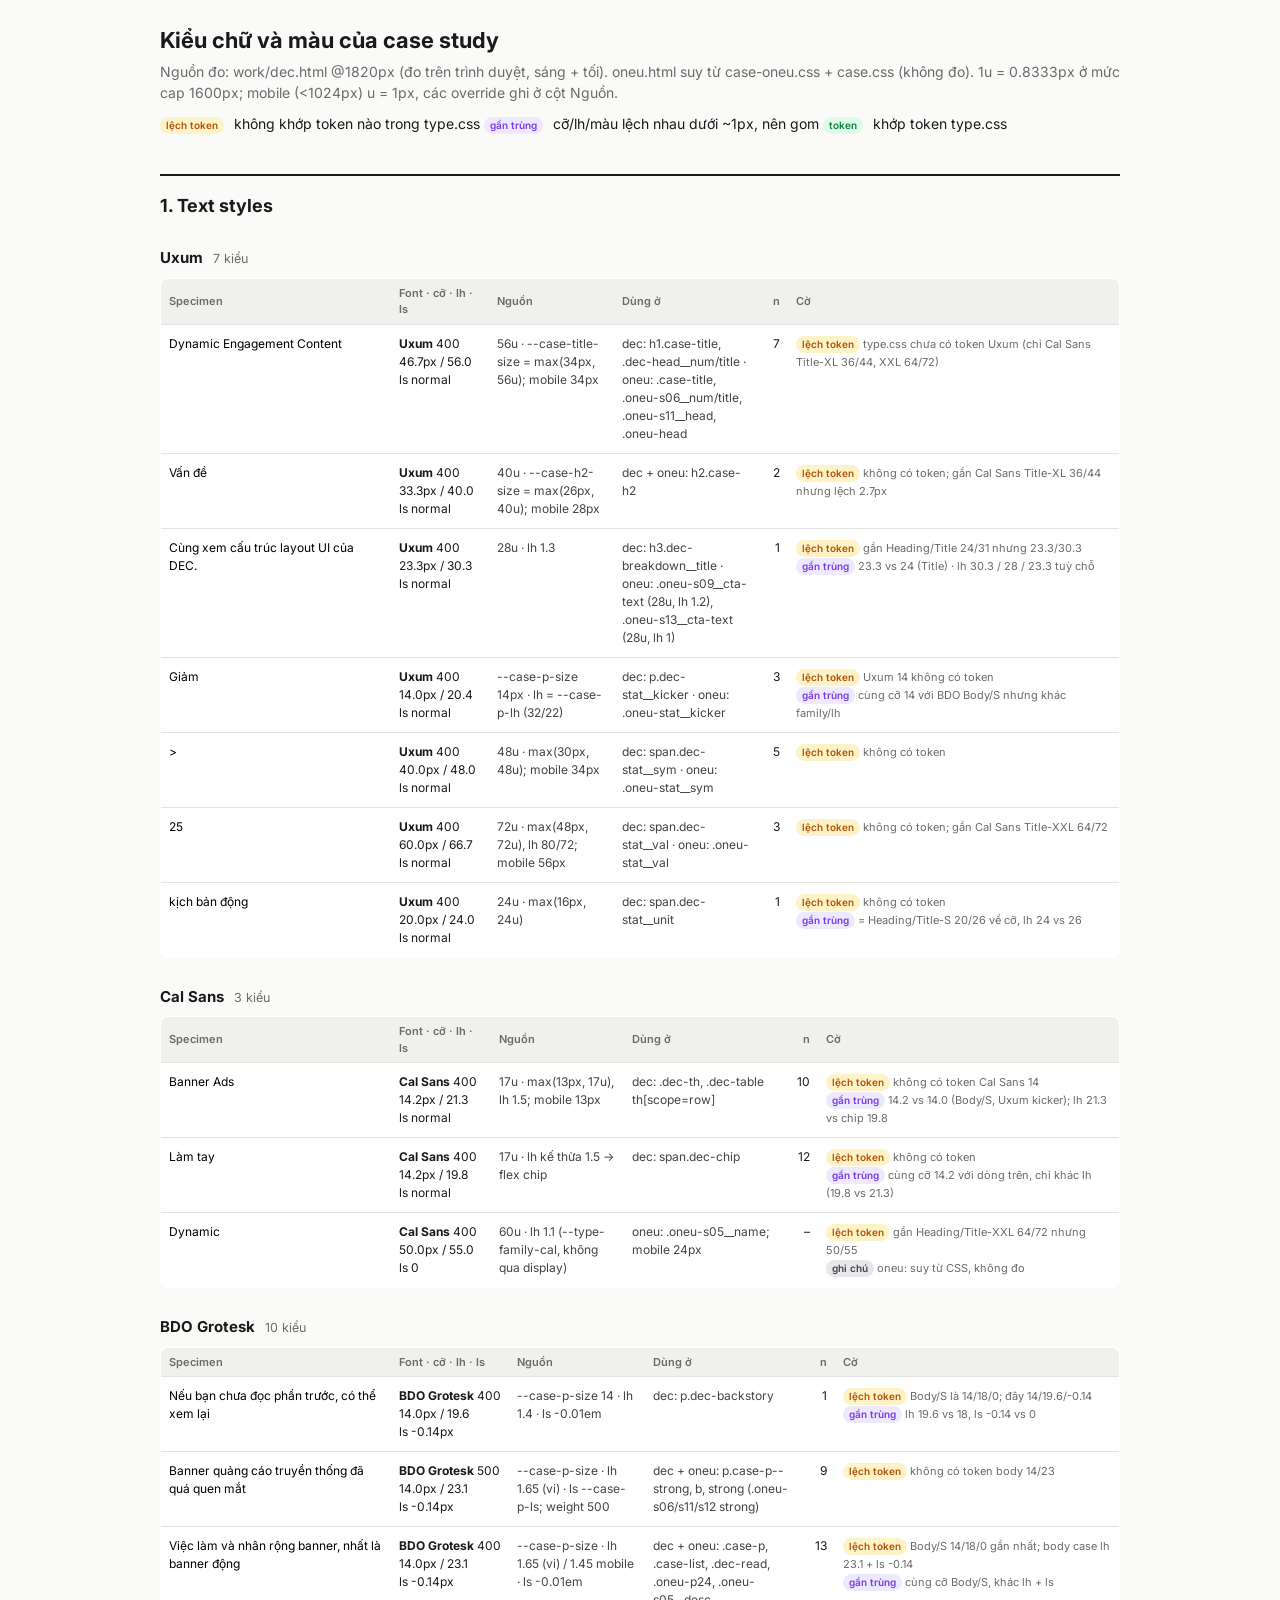
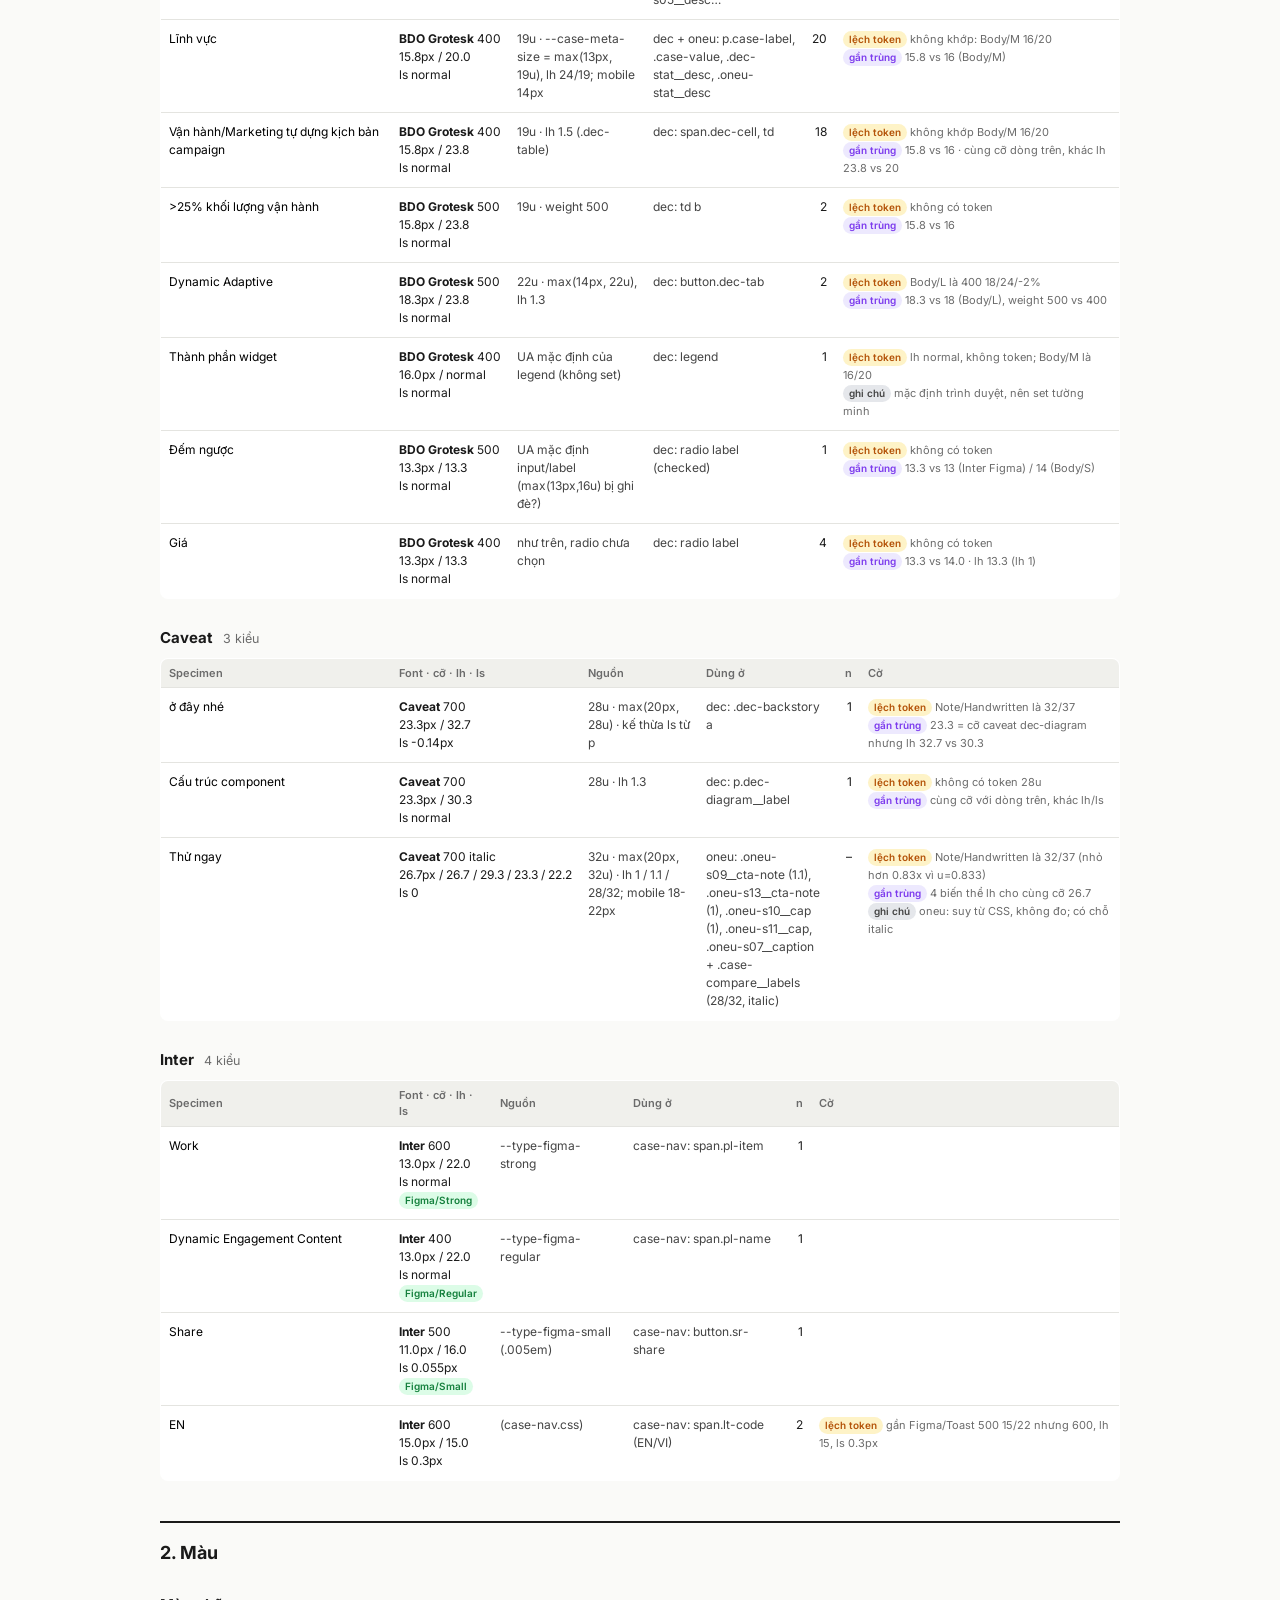
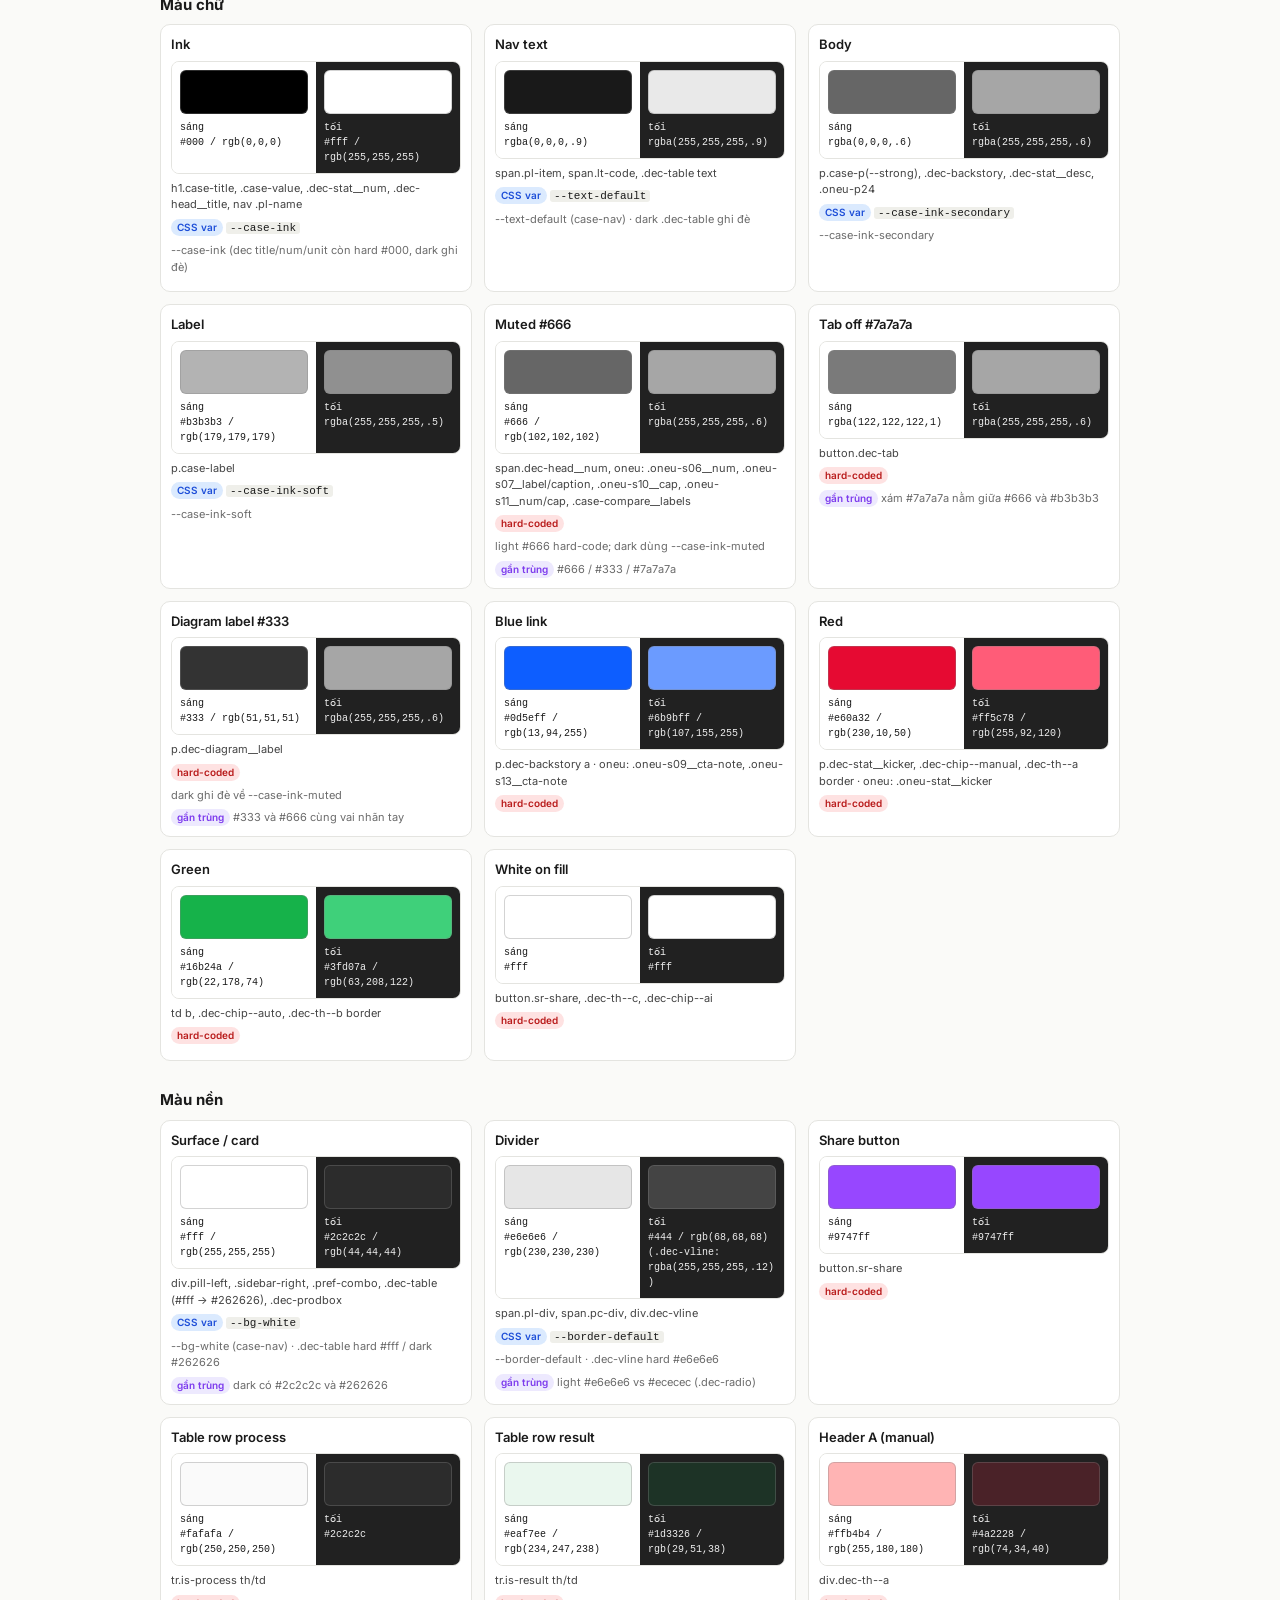
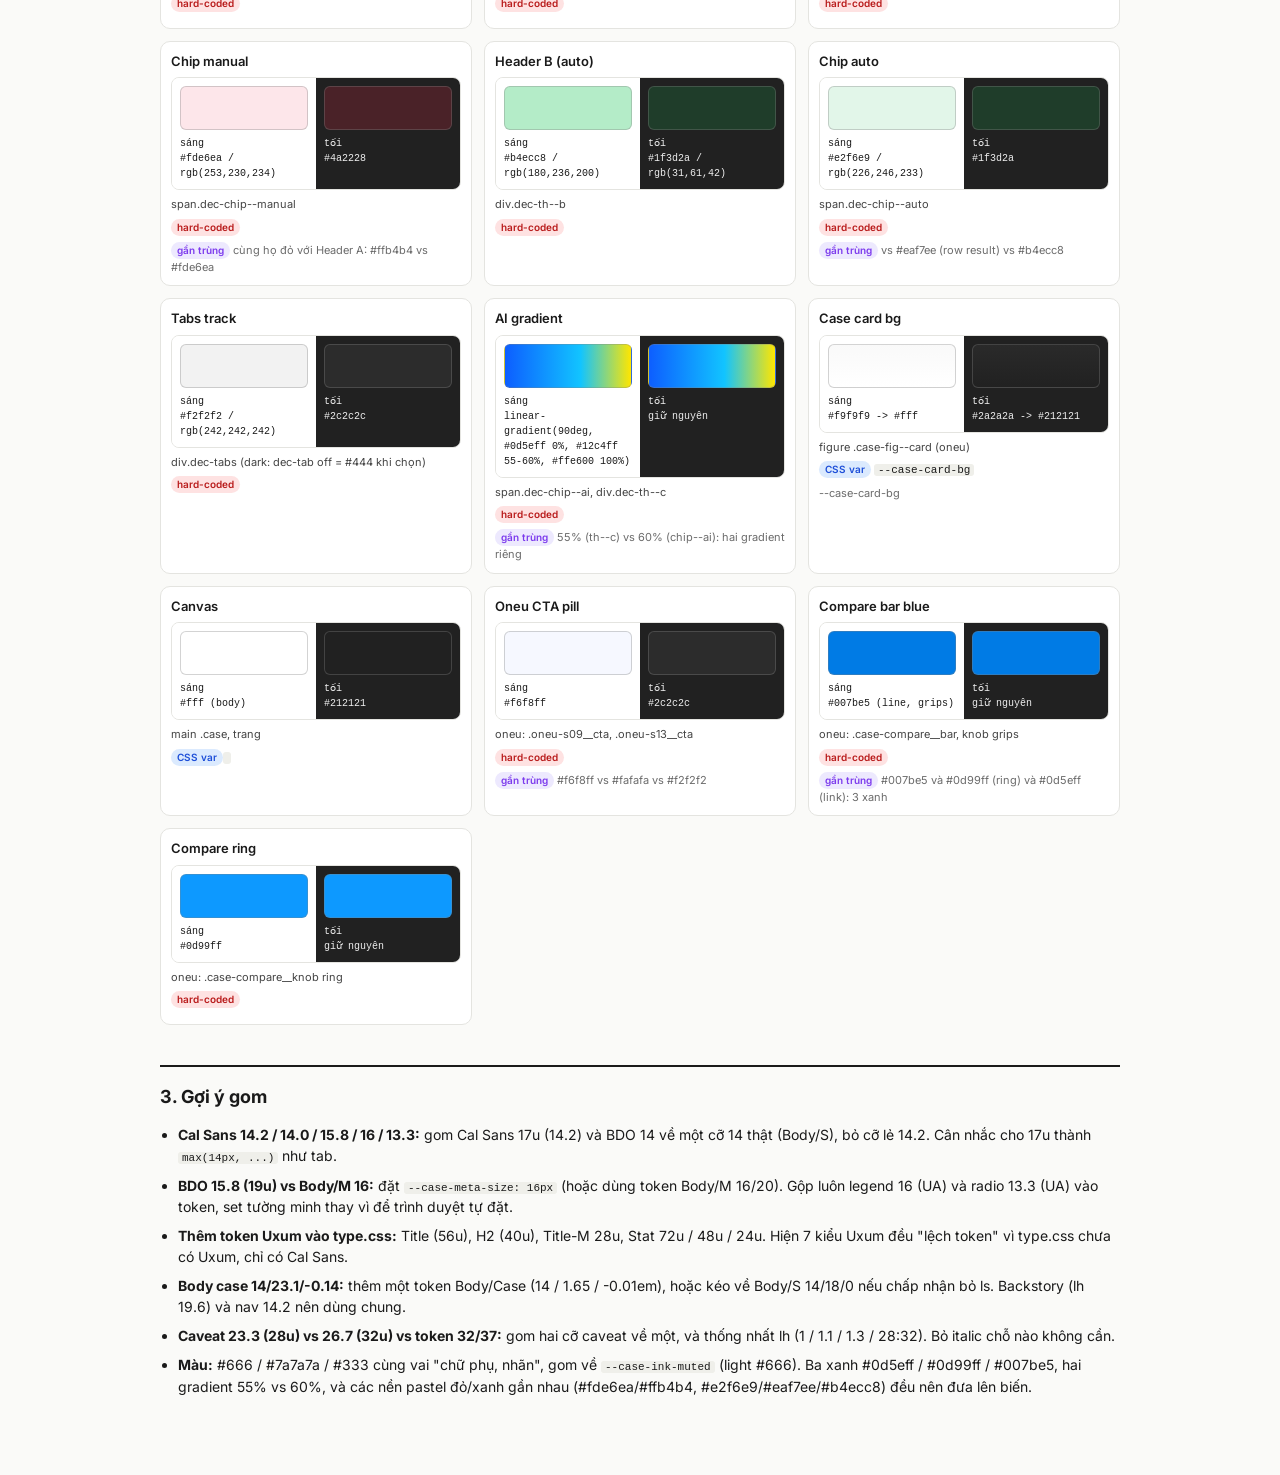
<file: _review/type-color-review.html>
<!doctype html><html lang="vi"><head><meta charset="utf-8"><meta name="viewport" content="width=device-width,initial-scale=1"><title>Kiểu chữ và màu - case study</title>
<link rel="preconnect" href="https://fonts.googleapis.com"><link rel="preconnect" href="https://fonts.gstatic.com" crossorigin>
<link href="https://fonts.googleapis.com/css2?family=Cal+Sans&family=Inter:wght@400;500;600&display=swap" rel="stylesheet">
<style>
@font-face{font-family:"Uxum";font-weight:400;src:url("../assets/shared/fonts/VFK-Uxum-Regular.woff2") format("woff2");font-display:swap}
@font-face{font-family:"BDO Grotesk";font-weight:400;src:url("../assets/shared/fonts/BDOGrotesk-Regular.otf") format("opentype");font-display:swap}
@font-face{font-family:"BDO Grotesk";font-weight:500;src:url("../assets/shared/fonts/BDOGrotesk-Medium.otf") format("opentype");font-display:swap}
@font-face{font-family:"Caveat";font-weight:700;src:url("../assets/shared/fonts/VFK-Caveat-Bold.woff2") format("woff2");font-display:swap}
:root{--bg:#fafaf8;--card:#fff;--ink:#1a1a1a;--mut:#6b6b6b;--line:#e4e4e0;--off:#b45309;--offbg:#fef3c7;--dup:#7c3aed;--dupbg:#ede9fe;--ok:#15803d;--okbg:#dcfce7}
*{box-sizing:border-box}
body{margin:0;padding:24px 20px 64px;background:var(--bg);color:var(--ink);font:14px/1.5 Inter,system-ui,sans-serif;max-width:1000px;margin-inline:auto}
h1{font-size:22px;margin:0 0 4px} h2{font-size:18px;margin:40px 0 8px;padding-top:16px;border-top:2px solid var(--ink)} h3{font-size:15px;margin:28px 0 8px} h3 small{color:var(--mut);font-weight:400;margin-left:6px}
.lead{color:var(--mut);margin:0 0 6px}
table.ty{width:100%;border-collapse:collapse;background:var(--card);border:1px solid var(--line);border-radius:8px;overflow:hidden;font-size:12px}
.ty th{text-align:left;font-weight:600;background:#f0f0ec;padding:6px 8px;font-size:11px;color:var(--mut)}
.ty td{padding:10px 8px;border-top:1px solid var(--line);vertical-align:top}
.ty td.spec{width:230px;max-width:230px;overflow:hidden} .ty td.spec div{overflow-wrap:anywhere;color:#000}
.ty td.meta{white-space:nowrap} .ty .n{text-align:right;width:28px} .ty .src,.ty .where{color:#444} .ty .where{max-width:200px;overflow-wrap:anywhere} .ty .src{max-width:150px}
.tag{display:inline-block;font-size:10px;font-weight:600;padding:1px 6px;border-radius:99px;white-space:nowrap}
.t-off{background:var(--offbg);color:var(--off)} .t-dup{background:var(--dupbg);color:var(--dup)} .t-ok{background:var(--okbg);color:var(--ok)} .t-note{background:#e5e7eb;color:#444} .t-var{background:#dbeafe;color:#1d4ed8} .t-hard{background:#fee2e2;color:#b91c1c}
.why{color:var(--mut);font-size:11px}
.cgrid{display:grid;grid-template-columns:repeat(auto-fill,minmax(270px,1fr));gap:12px}
.card{background:var(--card);border:1px solid var(--line);border-radius:10px;padding:10px;font-size:11px;display:flex;flex-direction:column;gap:6px}
.cn{font-weight:600;font-size:13px}
.pair{display:grid;grid-template-columns:1fr 1fr;border:1px solid var(--line);border-radius:8px;overflow:hidden}
.half{padding:8px;display:flex;flex-direction:column;gap:6px} .half.l{background:#fff} .half.d{background:#212121;color:#eee}
.sw{display:block;height:44px;border-radius:6px;border:1px solid rgba(128,128,128,.35)} .v{font-size:10px;font-family:ui-monospace,Menlo,monospace;overflow-wrap:anywhere}
.wh{color:#444;overflow-wrap:anywhere} code{font-family:ui-monospace,Menlo,monospace;font-size:11px;background:#efefea;padding:0 4px;border-radius:3px}
ul.tips{padding-left:18px} ul.tips li{margin:8px 0}
.legend{margin:10px 0} .legend .tag{margin-right:6px}
</style></head><body>
<h1>Kiểu chữ và màu của case study</h1>
<p class="lead">Nguồn đo: work/dec.html @1820px (đo trên trình duyệt, sáng + tối). oneu.html suy từ case-oneu.css + case.css (không đo). 1u = 0.8333px ở mức cap 1600px; mobile (&lt;1024px) u = 1px, các override ghi ở cột Nguồn.</p>
<div class="legend"><span class="tag t-off">lệch token</span> không khớp token nào trong type.css <span class="tag t-dup">gần trùng</span> cỡ/lh/màu lệch nhau dưới ~1px, nên gom <span class="tag t-ok">token</span> khớp token type.css</div>
<h2>1. Text styles</h2>
<h3>Uxum <small>7 kiểu</small></h3><table class="ty"><thead><tr><th>Specimen</th><th>Font · cỡ · lh · ls</th><th>Nguồn</th><th>Dùng ở</th><th class="n">n</th><th>Cờ</th></tr></thead><tbody>
<tr><td class="spec"><div style="font-family:"Uxum","Cal Sans",sans-serif;font-weight:400;font-size:46.7px;line-height:56.0px;letter-spacing:normal;">Dynamic Engagement Content</div></td><td class="meta"><b>Uxum</b> 400<br>46.7px / 56.0<br>ls normal<br></td><td class="src">56u · --case-title-size = max(34px, 56u); mobile 34px</td><td class="where">dec: h1.case-title, .dec-head__num/title · oneu: .case-title, .oneu-s06__num/title, .oneu-s11__head, .oneu-head</td><td class="n">7</td><td class="flags"><span class="tag t-off" title="type.css chưa có token Uxum (chỉ Cal Sans Title-XL 36/44, XXL 64/72)">lệch token</span> <span class="why">type.css chưa có token Uxum (chỉ Cal Sans Title-XL 36/44, XXL 64/72)</span><br></td></tr>
<tr><td class="spec"><div style="font-family:"Uxum","Cal Sans",sans-serif;font-weight:400;font-size:33.3px;line-height:40.0px;letter-spacing:normal;">Vấn đề</div></td><td class="meta"><b>Uxum</b> 400<br>33.3px / 40.0<br>ls normal<br></td><td class="src">40u · --case-h2-size = max(26px, 40u); mobile 28px</td><td class="where">dec + oneu: h2.case-h2</td><td class="n">2</td><td class="flags"><span class="tag t-off" title="không có token; gần Cal Sans Title-XL 36/44 nhưng lệch 2.7px">lệch token</span> <span class="why">không có token; gần Cal Sans Title-XL 36/44 nhưng lệch 2.7px</span><br></td></tr>
<tr><td class="spec"><div style="font-family:"Uxum","Cal Sans",sans-serif;font-weight:400;font-size:23.3px;line-height:30.3px;letter-spacing:normal;">Cùng xem cấu trúc layout UI của DEC.</div></td><td class="meta"><b>Uxum</b> 400<br>23.3px / 30.3<br>ls normal<br></td><td class="src">28u · lh 1.3</td><td class="where">dec: h3.dec-breakdown__title · oneu: .oneu-s09__cta-text (28u, lh 1.2), .oneu-s13__cta-text (28u, lh 1)</td><td class="n">1</td><td class="flags"><span class="tag t-off" title="gần Heading/Title 24/31 nhưng 23.3/30.3">lệch token</span> <span class="why">gần Heading/Title 24/31 nhưng 23.3/30.3</span><br><span class="tag t-dup" title="23.3 vs 24 (Title) · lh 30.3 / 28 / 23.3 tuỳ chỗ">gần trùng</span> <span class="why">23.3 vs 24 (Title) · lh 30.3 / 28 / 23.3 tuỳ chỗ</span><br></td></tr>
<tr><td class="spec"><div style="font-family:"Uxum","Cal Sans",sans-serif;font-weight:400;font-size:14.0px;line-height:20.4px;letter-spacing:normal;">Giảm</div></td><td class="meta"><b>Uxum</b> 400<br>14.0px / 20.4<br>ls normal<br></td><td class="src">--case-p-size 14px · lh = --case-p-lh (32/22)</td><td class="where">dec: p.dec-stat__kicker · oneu: .oneu-stat__kicker</td><td class="n">3</td><td class="flags"><span class="tag t-off" title="Uxum 14 không có token">lệch token</span> <span class="why">Uxum 14 không có token</span><br><span class="tag t-dup" title="cùng cỡ 14 với BDO Body/S nhưng khác family/lh">gần trùng</span> <span class="why">cùng cỡ 14 với BDO Body/S nhưng khác family/lh</span><br></td></tr>
<tr><td class="spec"><div style="font-family:"Uxum","Cal Sans",sans-serif;font-weight:400;font-size:40.0px;line-height:48.0px;letter-spacing:normal;">&gt;</div></td><td class="meta"><b>Uxum</b> 400<br>40.0px / 48.0<br>ls normal<br></td><td class="src">48u · max(30px, 48u); mobile 34px</td><td class="where">dec: span.dec-stat__sym · oneu: .oneu-stat__sym</td><td class="n">5</td><td class="flags"><span class="tag t-off" title="không có token">lệch token</span> <span class="why">không có token</span><br></td></tr>
<tr><td class="spec"><div style="font-family:"Uxum","Cal Sans",sans-serif;font-weight:400;font-size:60.0px;line-height:66.7px;letter-spacing:normal;">25</div></td><td class="meta"><b>Uxum</b> 400<br>60.0px / 66.7<br>ls normal<br></td><td class="src">72u · max(48px, 72u), lh 80/72; mobile 56px</td><td class="where">dec: span.dec-stat__val · oneu: .oneu-stat__val</td><td class="n">3</td><td class="flags"><span class="tag t-off" title="không có token; gần Cal Sans Title-XXL 64/72">lệch token</span> <span class="why">không có token; gần Cal Sans Title-XXL 64/72</span><br></td></tr>
<tr><td class="spec"><div style="font-family:"Uxum","Cal Sans",sans-serif;font-weight:400;font-size:20.0px;line-height:24.0px;letter-spacing:normal;">kịch bản động</div></td><td class="meta"><b>Uxum</b> 400<br>20.0px / 24.0<br>ls normal<br></td><td class="src">24u · max(16px, 24u)</td><td class="where">dec: span.dec-stat__unit</td><td class="n">1</td><td class="flags"><span class="tag t-off" title="không có token">lệch token</span> <span class="why">không có token</span><br><span class="tag t-dup" title="= Heading/Title-S 20/26 về cỡ, lh 24 vs 26">gần trùng</span> <span class="why">= Heading/Title-S 20/26 về cỡ, lh 24 vs 26</span><br></td></tr>
</tbody></table>
<h3>Cal Sans <small>3 kiểu</small></h3><table class="ty"><thead><tr><th>Specimen</th><th>Font · cỡ · lh · ls</th><th>Nguồn</th><th>Dùng ở</th><th class="n">n</th><th>Cờ</th></tr></thead><tbody>
<tr><td class="spec"><div style="font-family:"Cal Sans",sans-serif;font-weight:400;font-size:14.2px;line-height:21.3px;letter-spacing:normal;">Banner Ads</div></td><td class="meta"><b>Cal Sans</b> 400<br>14.2px / 21.3<br>ls normal<br></td><td class="src">17u · max(13px, 17u), lh 1.5; mobile 13px</td><td class="where">dec: .dec-th, .dec-table th[scope=row]</td><td class="n">10</td><td class="flags"><span class="tag t-off" title="không có token Cal Sans 14">lệch token</span> <span class="why">không có token Cal Sans 14</span><br><span class="tag t-dup" title="14.2 vs 14.0 (Body/S, Uxum kicker); lh 21.3 vs chip 19.8">gần trùng</span> <span class="why">14.2 vs 14.0 (Body/S, Uxum kicker); lh 21.3 vs chip 19.8</span><br></td></tr>
<tr><td class="spec"><div style="font-family:"Cal Sans",sans-serif;font-weight:400;font-size:14.2px;line-height:19.8px;letter-spacing:normal;">Làm tay</div></td><td class="meta"><b>Cal Sans</b> 400<br>14.2px / 19.8<br>ls normal<br></td><td class="src">17u · lh kế thừa 1.5 -&gt; flex chip</td><td class="where">dec: span.dec-chip</td><td class="n">12</td><td class="flags"><span class="tag t-off" title="không có token">lệch token</span> <span class="why">không có token</span><br><span class="tag t-dup" title="cùng cỡ 14.2 với dòng trên, chỉ khác lh (19.8 vs 21.3)">gần trùng</span> <span class="why">cùng cỡ 14.2 với dòng trên, chỉ khác lh (19.8 vs 21.3)</span><br></td></tr>
<tr><td class="spec"><div style="font-family:"Cal Sans",sans-serif;font-weight:400;font-size:50.0px;line-height:55.0px;letter-spacing:0;">Dynamic</div></td><td class="meta"><b>Cal Sans</b> 400<br>50.0px / 55.0<br>ls 0<br></td><td class="src">60u · lh 1.1 (--type-family-cal, không qua display)</td><td class="where">oneu: .oneu-s05__name; mobile 24px</td><td class="n">–</td><td class="flags"><span class="tag t-off" title="gần Heading/Title-XXL 64/72 nhưng 50/55">lệch token</span> <span class="why">gần Heading/Title-XXL 64/72 nhưng 50/55</span><br><span class="tag t-note" title="oneu: suy từ CSS, không đo">ghi chú</span> <span class="why">oneu: suy từ CSS, không đo</span><br></td></tr>
</tbody></table>
<h3>BDO Grotesk <small>10 kiểu</small></h3><table class="ty"><thead><tr><th>Specimen</th><th>Font · cỡ · lh · ls</th><th>Nguồn</th><th>Dùng ở</th><th class="n">n</th><th>Cờ</th></tr></thead><tbody>
<tr><td class="spec"><div style="font-family:"BDO Grotesk","Inter",sans-serif;font-weight:400;font-size:14.0px;line-height:19.6px;letter-spacing:-0.14px;">Nếu bạn chưa đọc phần trước, có thể xem lại</div></td><td class="meta"><b>BDO Grotesk</b> 400<br>14.0px / 19.6<br>ls -0.14px<br></td><td class="src">--case-p-size 14 · lh 1.4 · ls -0.01em</td><td class="where">dec: p.dec-backstory</td><td class="n">1</td><td class="flags"><span class="tag t-off" title="Body/S là 14/18/0; đây 14/19.6/-0.14">lệch token</span> <span class="why">Body/S là 14/18/0; đây 14/19.6/-0.14</span><br><span class="tag t-dup" title="lh 19.6 vs 18, ls -0.14 vs 0">gần trùng</span> <span class="why">lh 19.6 vs 18, ls -0.14 vs 0</span><br></td></tr>
<tr><td class="spec"><div style="font-family:"BDO Grotesk","Inter",sans-serif;font-weight:500;font-size:14.0px;line-height:23.1px;letter-spacing:-0.14px;">Banner quảng cáo truyền thống đã quá quen mắt</div></td><td class="meta"><b>BDO Grotesk</b> 500<br>14.0px / 23.1<br>ls -0.14px<br></td><td class="src">--case-p-size · lh 1.65 (vi) · ls --case-p-ls; weight 500</td><td class="where">dec + oneu: p.case-p--strong, b, strong (.oneu-s06/s11/s12 strong)</td><td class="n">9</td><td class="flags"><span class="tag t-off" title="không có token body 14/23">lệch token</span> <span class="why">không có token body 14/23</span><br></td></tr>
<tr><td class="spec"><div style="font-family:"BDO Grotesk","Inter",sans-serif;font-weight:400;font-size:14.0px;line-height:23.1px;letter-spacing:-0.14px;">Việc làm và nhân rộng banner, nhất là banner động</div></td><td class="meta"><b>BDO Grotesk</b> 400<br>14.0px / 23.1<br>ls -0.14px<br></td><td class="src">--case-p-size · lh 1.65 (vi) / 1.45 mobile · ls -0.01em</td><td class="where">dec + oneu: .case-p, .case-list, .dec-read, .oneu-p24, .oneu-s05__desc…</td><td class="n">13</td><td class="flags"><span class="tag t-off" title="Body/S 14/18/0 gần nhất; body case lh 23.1 + ls -0.14">lệch token</span> <span class="why">Body/S 14/18/0 gần nhất; body case lh 23.1 + ls -0.14</span><br><span class="tag t-dup" title="cùng cỡ Body/S, khác lh + ls">gần trùng</span> <span class="why">cùng cỡ Body/S, khác lh + ls</span><br></td></tr>
<tr><td class="spec"><div style="font-family:"BDO Grotesk","Inter",sans-serif;font-weight:400;font-size:15.8px;line-height:20.0px;letter-spacing:normal;">Lĩnh vực</div></td><td class="meta"><b>BDO Grotesk</b> 400<br>15.8px / 20.0<br>ls normal<br></td><td class="src">19u · --case-meta-size = max(13px, 19u), lh 24/19; mobile 14px</td><td class="where">dec + oneu: p.case-label, .case-value, .dec-stat__desc, .oneu-stat__desc</td><td class="n">20</td><td class="flags"><span class="tag t-off" title="không khớp: Body/M 16/20">lệch token</span> <span class="why">không khớp: Body/M 16/20</span><br><span class="tag t-dup" title="15.8 vs 16 (Body/M)">gần trùng</span> <span class="why">15.8 vs 16 (Body/M)</span><br></td></tr>
<tr><td class="spec"><div style="font-family:"BDO Grotesk","Inter",sans-serif;font-weight:400;font-size:15.8px;line-height:23.8px;letter-spacing:normal;">Vận hành/Marketing tự dựng kịch bản campaign</div></td><td class="meta"><b>BDO Grotesk</b> 400<br>15.8px / 23.8<br>ls normal<br></td><td class="src">19u · lh 1.5 (.dec-table)</td><td class="where">dec: span.dec-cell, td</td><td class="n">18</td><td class="flags"><span class="tag t-off" title="không khớp Body/M 16/20">lệch token</span> <span class="why">không khớp Body/M 16/20</span><br><span class="tag t-dup" title="15.8 vs 16 · cùng cỡ dòng trên, khác lh 23.8 vs 20">gần trùng</span> <span class="why">15.8 vs 16 · cùng cỡ dòng trên, khác lh 23.8 vs 20</span><br></td></tr>
<tr><td class="spec"><div style="font-family:"BDO Grotesk","Inter",sans-serif;font-weight:500;font-size:15.8px;line-height:23.8px;letter-spacing:normal;">>25% khối lượng vận hành</div></td><td class="meta"><b>BDO Grotesk</b> 500<br>15.8px / 23.8<br>ls normal<br></td><td class="src">19u · weight 500</td><td class="where">dec: td b</td><td class="n">2</td><td class="flags"><span class="tag t-off" title="không có token">lệch token</span> <span class="why">không có token</span><br><span class="tag t-dup" title="15.8 vs 16">gần trùng</span> <span class="why">15.8 vs 16</span><br></td></tr>
<tr><td class="spec"><div style="font-family:"BDO Grotesk","Inter",sans-serif;font-weight:500;font-size:18.3px;line-height:23.8px;letter-spacing:normal;">Dynamic Adaptive</div></td><td class="meta"><b>BDO Grotesk</b> 500<br>18.3px / 23.8<br>ls normal<br></td><td class="src">22u · max(14px, 22u), lh 1.3</td><td class="where">dec: button.dec-tab</td><td class="n">2</td><td class="flags"><span class="tag t-off" title="Body/L là 400 18/24/-2%">lệch token</span> <span class="why">Body/L là 400 18/24/-2%</span><br><span class="tag t-dup" title="18.3 vs 18 (Body/L), weight 500 vs 400">gần trùng</span> <span class="why">18.3 vs 18 (Body/L), weight 500 vs 400</span><br></td></tr>
<tr><td class="spec"><div style="font-family:"BDO Grotesk","Inter",sans-serif;font-weight:400;font-size:16.0px;line-height:normal;letter-spacing:normal;">Thành phần widget</div></td><td class="meta"><b>BDO Grotesk</b> 400<br>16.0px / normal<br>ls normal<br></td><td class="src">UA mặc định của legend (không set)</td><td class="where">dec: legend</td><td class="n">1</td><td class="flags"><span class="tag t-off" title="lh normal, không token; Body/M là 16/20">lệch token</span> <span class="why">lh normal, không token; Body/M là 16/20</span><br><span class="tag t-note" title="mặc định trình duyệt, nên set tường minh">ghi chú</span> <span class="why">mặc định trình duyệt, nên set tường minh</span><br></td></tr>
<tr><td class="spec"><div style="font-family:"BDO Grotesk","Inter",sans-serif;font-weight:500;font-size:13.3px;line-height:13.3px;letter-spacing:normal;">Đếm ngược</div></td><td class="meta"><b>BDO Grotesk</b> 500<br>13.3px / 13.3<br>ls normal<br></td><td class="src">UA mặc định input/label (max(13px,16u) bị ghi đè?)</td><td class="where">dec: radio label (checked)</td><td class="n">1</td><td class="flags"><span class="tag t-off" title="không có token">lệch token</span> <span class="why">không có token</span><br><span class="tag t-dup" title="13.3 vs 13 (Inter Figma) / 14 (Body/S)">gần trùng</span> <span class="why">13.3 vs 13 (Inter Figma) / 14 (Body/S)</span><br></td></tr>
<tr><td class="spec"><div style="font-family:"BDO Grotesk","Inter",sans-serif;font-weight:400;font-size:13.3px;line-height:13.3px;letter-spacing:normal;">Giá</div></td><td class="meta"><b>BDO Grotesk</b> 400<br>13.3px / 13.3<br>ls normal<br></td><td class="src">như trên, radio chưa chọn</td><td class="where">dec: radio label</td><td class="n">4</td><td class="flags"><span class="tag t-off" title="không có token">lệch token</span> <span class="why">không có token</span><br><span class="tag t-dup" title="13.3 vs 14.0 · lh 13.3 (lh 1)">gần trùng</span> <span class="why">13.3 vs 14.0 · lh 13.3 (lh 1)</span><br></td></tr>
</tbody></table>
<h3>Caveat <small>3 kiểu</small></h3><table class="ty"><thead><tr><th>Specimen</th><th>Font · cỡ · lh · ls</th><th>Nguồn</th><th>Dùng ở</th><th class="n">n</th><th>Cờ</th></tr></thead><tbody>
<tr><td class="spec"><div style="font-family:"Caveat",cursive;font-weight:700;font-size:23.3px;line-height:32.7px;letter-spacing:-0.14px;">ở đây nhé</div></td><td class="meta"><b>Caveat</b> 700<br>23.3px / 32.7<br>ls -0.14px<br></td><td class="src">28u · max(20px, 28u) · kế thừa ls từ p</td><td class="where">dec: .dec-backstory a</td><td class="n">1</td><td class="flags"><span class="tag t-off" title="Note/Handwritten là 32/37">lệch token</span> <span class="why">Note/Handwritten là 32/37</span><br><span class="tag t-dup" title="23.3 = cỡ caveat dec-diagram nhưng lh 32.7 vs 30.3">gần trùng</span> <span class="why">23.3 = cỡ caveat dec-diagram nhưng lh 32.7 vs 30.3</span><br></td></tr>
<tr><td class="spec"><div style="font-family:"Caveat",cursive;font-weight:700;font-size:23.3px;line-height:30.3px;letter-spacing:normal;">Cấu trúc component</div></td><td class="meta"><b>Caveat</b> 700<br>23.3px / 30.3<br>ls normal<br></td><td class="src">28u · lh 1.3</td><td class="where">dec: p.dec-diagram__label</td><td class="n">1</td><td class="flags"><span class="tag t-off" title="không có token 28u">lệch token</span> <span class="why">không có token 28u</span><br><span class="tag t-dup" title="cùng cỡ với dòng trên, khác lh/ls">gần trùng</span> <span class="why">cùng cỡ với dòng trên, khác lh/ls</span><br></td></tr>
<tr><td class="spec"><div style="font-family:"Caveat",cursive;font-weight:700;font-size:26.7px;line-height:26.7px;letter-spacing:0;font-style:italic;">Thử ngay</div></td><td class="meta"><b>Caveat</b> 700 italic<br>26.7px / 26.7 / 29.3 / 23.3 / 22.2<br>ls 0<br></td><td class="src">32u · max(20px, 32u) · lh 1 / 1.1 / 28/32; mobile 18-22px</td><td class="where">oneu: .oneu-s09__cta-note (1.1), .oneu-s13__cta-note (1), .oneu-s10__cap (1), .oneu-s11__cap, .oneu-s07__caption + .case-compare__labels (28/32, italic)</td><td class="n">–</td><td class="flags"><span class="tag t-off" title="Note/Handwritten là 32/37 (nhỏ hơn 0.83x vì u=0.833)">lệch token</span> <span class="why">Note/Handwritten là 32/37 (nhỏ hơn 0.83x vì u=0.833)</span><br><span class="tag t-dup" title="4 biến thể lh cho cùng cỡ 26.7">gần trùng</span> <span class="why">4 biến thể lh cho cùng cỡ 26.7</span><br><span class="tag t-note" title="oneu: suy từ CSS, không đo; có chỗ italic">ghi chú</span> <span class="why">oneu: suy từ CSS, không đo; có chỗ italic</span><br></td></tr>
</tbody></table>
<h3>Inter <small>4 kiểu</small></h3><table class="ty"><thead><tr><th>Specimen</th><th>Font · cỡ · lh · ls</th><th>Nguồn</th><th>Dùng ở</th><th class="n">n</th><th>Cờ</th></tr></thead><tbody>
<tr><td class="spec"><div style="font-family:"Inter",sans-serif;font-weight:600;font-size:13.0px;line-height:22.0px;letter-spacing:normal;">Work</div></td><td class="meta"><b>Inter</b> 600<br>13.0px / 22.0<br>ls normal<br><span class="tag t-ok">Figma/Strong</span></td><td class="src">--type-figma-strong</td><td class="where">case-nav: span.pl-item</td><td class="n">1</td><td class="flags"></td></tr>
<tr><td class="spec"><div style="font-family:"Inter",sans-serif;font-weight:400;font-size:13.0px;line-height:22.0px;letter-spacing:normal;">Dynamic Engagement Content</div></td><td class="meta"><b>Inter</b> 400<br>13.0px / 22.0<br>ls normal<br><span class="tag t-ok">Figma/Regular</span></td><td class="src">--type-figma-regular</td><td class="where">case-nav: span.pl-name</td><td class="n">1</td><td class="flags"></td></tr>
<tr><td class="spec"><div style="font-family:"Inter",sans-serif;font-weight:500;font-size:11.0px;line-height:16.0px;letter-spacing:0.055px;">Share</div></td><td class="meta"><b>Inter</b> 500<br>11.0px / 16.0<br>ls 0.055px<br><span class="tag t-ok">Figma/Small</span></td><td class="src">--type-figma-small (.005em)</td><td class="where">case-nav: button.sr-share</td><td class="n">1</td><td class="flags"></td></tr>
<tr><td class="spec"><div style="font-family:"Inter",sans-serif;font-weight:600;font-size:15.0px;line-height:15.0px;letter-spacing:0.3px;">EN</div></td><td class="meta"><b>Inter</b> 600<br>15.0px / 15.0<br>ls 0.3px<br></td><td class="src">(case-nav.css)</td><td class="where">case-nav: span.lt-code (EN/VI)</td><td class="n">2</td><td class="flags"><span class="tag t-off" title="gần Figma/Toast 500 15/22 nhưng 600, lh 15, ls 0.3px">lệch token</span> <span class="why">gần Figma/Toast 500 15/22 nhưng 600, lh 15, ls 0.3px</span><br></td></tr>
</tbody></table>
<h2>2. Màu</h2>
<h3>Màu chữ</h3><div class="cgrid"><div class="card"><div class="cn">Ink</div><div class="pair"><div class="half l"><span class="sw" style="background:#000"></span><div class="v">sáng<br>#000 / rgb(0,0,0)</div></div><div class="half d"><span class="sw" style="background:#fff"></span><div class="v">tối<br>#fff / rgb(255,255,255)</div></div></div><div class="wh">h1.case-title, .case-value, .dec-stat__num, .dec-head__title, nav .pl-name</div><div><span class="tag t-var">CSS var</span> <code>--case-ink</code></div><div class="why">--case-ink (dec title/num/unit còn hard #000, dark ghi đè)</div><div></div></div><div class="card"><div class="cn">Nav text</div><div class="pair"><div class="half l"><span class="sw" style="background:rgba(0,0,0,.9)"></span><div class="v">sáng<br>rgba(0,0,0,.9)</div></div><div class="half d"><span class="sw" style="background:rgba(255,255,255,.9)"></span><div class="v">tối<br>rgba(255,255,255,.9)</div></div></div><div class="wh">span.pl-item, span.lt-code, .dec-table text</div><div><span class="tag t-var">CSS var</span> <code>--text-default</code></div><div class="why">--text-default (case-nav) · dark .dec-table ghi đè</div><div></div></div><div class="card"><div class="cn">Body</div><div class="pair"><div class="half l"><span class="sw" style="background:rgba(0,0,0,.6)"></span><div class="v">sáng<br>rgba(0,0,0,.6)</div></div><div class="half d"><span class="sw" style="background:rgba(255,255,255,.6)"></span><div class="v">tối<br>rgba(255,255,255,.6)</div></div></div><div class="wh">p.case-p(--strong), .dec-backstory, .dec-stat__desc, .oneu-p24</div><div><span class="tag t-var">CSS var</span> <code>--case-ink-secondary</code></div><div class="why">--case-ink-secondary</div><div></div></div><div class="card"><div class="cn">Label</div><div class="pair"><div class="half l"><span class="sw" style="background:#b3b3b3"></span><div class="v">sáng<br>#b3b3b3 / rgb(179,179,179)</div></div><div class="half d"><span class="sw" style="background:rgba(255,255,255,.5)"></span><div class="v">tối<br>rgba(255,255,255,.5)</div></div></div><div class="wh">p.case-label</div><div><span class="tag t-var">CSS var</span> <code>--case-ink-soft</code></div><div class="why">--case-ink-soft</div><div></div></div><div class="card"><div class="cn">Muted #666</div><div class="pair"><div class="half l"><span class="sw" style="background:#666"></span><div class="v">sáng<br>#666 / rgb(102,102,102)</div></div><div class="half d"><span class="sw" style="background:rgba(255,255,255,.6)"></span><div class="v">tối<br>rgba(255,255,255,.6)</div></div></div><div class="wh">span.dec-head__num, oneu: .oneu-s06__num, .oneu-s07__label/caption, .oneu-s10__cap, .oneu-s11__num/cap, .case-compare__labels</div><div><span class="tag t-hard">hard-coded</span></div><div class="why">light #666 hard-code; dark dùng --case-ink-muted</div><div><span class="tag t-dup" title="#666 / #333 / #7a7a7a">gần trùng</span> <span class="why">#666 / #333 / #7a7a7a</span> </div></div><div class="card"><div class="cn">Tab off #7a7a7a</div><div class="pair"><div class="half l"><span class="sw" style="background:#7a7a7a"></span><div class="v">sáng<br>rgba(122,122,122,1)</div></div><div class="half d"><span class="sw" style="background:rgba(255,255,255,.6)"></span><div class="v">tối<br>rgba(255,255,255,.6)</div></div></div><div class="wh">button.dec-tab</div><div><span class="tag t-hard">hard-coded</span></div><div><span class="tag t-dup" title="xám #7a7a7a nằm giữa #666 và #b3b3b3">gần trùng</span> <span class="why">xám #7a7a7a nằm giữa #666 và #b3b3b3</span> </div></div><div class="card"><div class="cn">Diagram label #333</div><div class="pair"><div class="half l"><span class="sw" style="background:#333"></span><div class="v">sáng<br>#333 / rgb(51,51,51)</div></div><div class="half d"><span class="sw" style="background:rgba(255,255,255,.6)"></span><div class="v">tối<br>rgba(255,255,255,.6)</div></div></div><div class="wh">p.dec-diagram__label</div><div><span class="tag t-hard">hard-coded</span></div><div class="why">dark ghi đè về --case-ink-muted</div><div><span class="tag t-dup" title="#333 và #666 cùng vai nhãn tay">gần trùng</span> <span class="why">#333 và #666 cùng vai nhãn tay</span> </div></div><div class="card"><div class="cn">Blue link</div><div class="pair"><div class="half l"><span class="sw" style="background:#0d5eff"></span><div class="v">sáng<br>#0d5eff / rgb(13,94,255)</div></div><div class="half d"><span class="sw" style="background:#6b9bff"></span><div class="v">tối<br>#6b9bff / rgb(107,155,255)</div></div></div><div class="wh">p.dec-backstory a · oneu: .oneu-s09__cta-note, .oneu-s13__cta-note</div><div><span class="tag t-hard">hard-coded</span></div><div></div></div><div class="card"><div class="cn">Red</div><div class="pair"><div class="half l"><span class="sw" style="background:#e60a32"></span><div class="v">sáng<br>#e60a32 / rgb(230,10,50)</div></div><div class="half d"><span class="sw" style="background:#ff5c78"></span><div class="v">tối<br>#ff5c78 / rgb(255,92,120)</div></div></div><div class="wh">p.dec-stat__kicker, .dec-chip--manual, .dec-th--a border · oneu: .oneu-stat__kicker</div><div><span class="tag t-hard">hard-coded</span></div><div></div></div><div class="card"><div class="cn">Green</div><div class="pair"><div class="half l"><span class="sw" style="background:#16b24a"></span><div class="v">sáng<br>#16b24a / rgb(22,178,74)</div></div><div class="half d"><span class="sw" style="background:#3fd07a"></span><div class="v">tối<br>#3fd07a / rgb(63,208,122)</div></div></div><div class="wh">td b, .dec-chip--auto, .dec-th--b border</div><div><span class="tag t-hard">hard-coded</span></div><div></div></div><div class="card"><div class="cn">White on fill</div><div class="pair"><div class="half l"><span class="sw" style="background:#fff"></span><div class="v">sáng<br>#fff</div></div><div class="half d"><span class="sw" style="background:#fff"></span><div class="v">tối<br>#fff</div></div></div><div class="wh">button.sr-share, .dec-th--c, .dec-chip--ai</div><div><span class="tag t-hard">hard-coded</span></div><div></div></div></div><h3>Màu nền</h3><div class="cgrid"><div class="card"><div class="cn">Surface / card</div><div class="pair"><div class="half l"><span class="sw" style="background:#fff"></span><div class="v">sáng<br>#fff / rgb(255,255,255)</div></div><div class="half d"><span class="sw" style="background:#2c2c2c"></span><div class="v">tối<br>#2c2c2c / rgb(44,44,44)</div></div></div><div class="wh">div.pill-left, .sidebar-right, .pref-combo, .dec-table (#fff -&gt; #262626), .dec-prodbox</div><div><span class="tag t-var">CSS var</span> <code>--bg-white</code></div><div class="why">--bg-white (case-nav) · .dec-table hard #fff / dark #262626</div><div><span class="tag t-dup" title="dark có #2c2c2c và #262626">gần trùng</span> <span class="why">dark có #2c2c2c và #262626</span> </div></div><div class="card"><div class="cn">Divider</div><div class="pair"><div class="half l"><span class="sw" style="background:#e6e6e6"></span><div class="v">sáng<br>#e6e6e6 / rgb(230,230,230)</div></div><div class="half d"><span class="sw" style="background:#444"></span><div class="v">tối<br>#444 / rgb(68,68,68)  (.dec-vline: rgba(255,255,255,.12))</div></div></div><div class="wh">span.pl-div, span.pc-div, div.dec-vline</div><div><span class="tag t-var">CSS var</span> <code>--border-default</code></div><div class="why">--border-default · .dec-vline hard #e6e6e6</div><div><span class="tag t-dup" title="light #e6e6e6 vs #ececec (.dec-radio)">gần trùng</span> <span class="why">light #e6e6e6 vs #ececec (.dec-radio)</span> </div></div><div class="card"><div class="cn">Share button</div><div class="pair"><div class="half l"><span class="sw" style="background:#9747ff"></span><div class="v">sáng<br>#9747ff</div></div><div class="half d"><span class="sw" style="background:#9747ff"></span><div class="v">tối<br>#9747ff</div></div></div><div class="wh">button.sr-share</div><div><span class="tag t-hard">hard-coded</span></div><div></div></div><div class="card"><div class="cn">Table row process</div><div class="pair"><div class="half l"><span class="sw" style="background:#fafafa"></span><div class="v">sáng<br>#fafafa / rgb(250,250,250)</div></div><div class="half d"><span class="sw" style="background:#2c2c2c"></span><div class="v">tối<br>#2c2c2c</div></div></div><div class="wh">tr.is-process th/td</div><div><span class="tag t-hard">hard-coded</span></div><div></div></div><div class="card"><div class="cn">Table row result</div><div class="pair"><div class="half l"><span class="sw" style="background:#eaf7ee"></span><div class="v">sáng<br>#eaf7ee / rgb(234,247,238)</div></div><div class="half d"><span class="sw" style="background:#1d3326"></span><div class="v">tối<br>#1d3326 / rgb(29,51,38)</div></div></div><div class="wh">tr.is-result th/td</div><div><span class="tag t-hard">hard-coded</span></div><div></div></div><div class="card"><div class="cn">Header A (manual)</div><div class="pair"><div class="half l"><span class="sw" style="background:#ffb4b4"></span><div class="v">sáng<br>#ffb4b4 / rgb(255,180,180)</div></div><div class="half d"><span class="sw" style="background:#4a2228"></span><div class="v">tối<br>#4a2228 / rgb(74,34,40)</div></div></div><div class="wh">div.dec-th--a</div><div><span class="tag t-hard">hard-coded</span></div><div></div></div><div class="card"><div class="cn">Chip manual</div><div class="pair"><div class="half l"><span class="sw" style="background:#fde6ea"></span><div class="v">sáng<br>#fde6ea / rgb(253,230,234)</div></div><div class="half d"><span class="sw" style="background:#4a2228"></span><div class="v">tối<br>#4a2228</div></div></div><div class="wh">span.dec-chip--manual</div><div><span class="tag t-hard">hard-coded</span></div><div><span class="tag t-dup" title="cùng họ đỏ với Header A: #ffb4b4 vs #fde6ea">gần trùng</span> <span class="why">cùng họ đỏ với Header A: #ffb4b4 vs #fde6ea</span> </div></div><div class="card"><div class="cn">Header B (auto)</div><div class="pair"><div class="half l"><span class="sw" style="background:#b4ecc8"></span><div class="v">sáng<br>#b4ecc8 / rgb(180,236,200)</div></div><div class="half d"><span class="sw" style="background:#1f3d2a"></span><div class="v">tối<br>#1f3d2a / rgb(31,61,42)</div></div></div><div class="wh">div.dec-th--b</div><div><span class="tag t-hard">hard-coded</span></div><div></div></div><div class="card"><div class="cn">Chip auto</div><div class="pair"><div class="half l"><span class="sw" style="background:#e2f6e9"></span><div class="v">sáng<br>#e2f6e9 / rgb(226,246,233)</div></div><div class="half d"><span class="sw" style="background:#1f3d2a"></span><div class="v">tối<br>#1f3d2a</div></div></div><div class="wh">span.dec-chip--auto</div><div><span class="tag t-hard">hard-coded</span></div><div><span class="tag t-dup" title="vs #eaf7ee (row result) vs #b4ecc8">gần trùng</span> <span class="why">vs #eaf7ee (row result) vs #b4ecc8</span> </div></div><div class="card"><div class="cn">Tabs track</div><div class="pair"><div class="half l"><span class="sw" style="background:#f2f2f2"></span><div class="v">sáng<br>#f2f2f2 / rgb(242,242,242)</div></div><div class="half d"><span class="sw" style="background:#2c2c2c"></span><div class="v">tối<br>#2c2c2c</div></div></div><div class="wh">div.dec-tabs (dark: dec-tab off = #444 khi chọn)</div><div><span class="tag t-hard">hard-coded</span></div><div></div></div><div class="card"><div class="cn">AI gradient</div><div class="pair"><div class="half l"><span class="sw" style="background:linear-gradient(90deg,#0d5eff,#12c4ff 60%,#ffe600)"></span><div class="v">sáng<br>linear-gradient(90deg, #0d5eff 0%, #12c4ff 55-60%, #ffe600 100%)</div></div><div class="half d"><span class="sw" style="background:linear-gradient(90deg,#0d5eff,#12c4ff 60%,#ffe600)"></span><div class="v">tối<br>giữ nguyên</div></div></div><div class="wh">span.dec-chip--ai, div.dec-th--c</div><div><span class="tag t-hard">hard-coded</span></div><div><span class="tag t-dup" title="55% (th--c) vs 60% (chip--ai): hai gradient riêng">gần trùng</span> <span class="why">55% (th--c) vs 60% (chip--ai): hai gradient riêng</span> </div></div><div class="card"><div class="cn">Case card bg</div><div class="pair"><div class="half l"><span class="sw" style="background:linear-gradient(180deg,#f9f9f9,#fff)"></span><div class="v">sáng<br>#f9f9f9 -&gt; #fff</div></div><div class="half d"><span class="sw" style="background:linear-gradient(180deg,#2a2a2a,#212121)"></span><div class="v">tối<br>#2a2a2a -&gt; #212121</div></div></div><div class="wh">figure .case-fig--card (oneu)</div><div><span class="tag t-var">CSS var</span> <code>--case-card-bg</code></div><div class="why">--case-card-bg</div><div></div></div><div class="card"><div class="cn">Canvas</div><div class="pair"><div class="half l"><span class="sw" style="background:#fff"></span><div class="v">sáng<br>#fff (body)</div></div><div class="half d"><span class="sw" style="background:#212121"></span><div class="v">tối<br>#212121</div></div></div><div class="wh">main .case, trang</div><div><span class="tag t-var">CSS var</span> <code></code></div><div></div></div><div class="card"><div class="cn">Oneu CTA pill</div><div class="pair"><div class="half l"><span class="sw" style="background:#f6f8ff"></span><div class="v">sáng<br>#f6f8ff</div></div><div class="half d"><span class="sw" style="background:#2c2c2c"></span><div class="v">tối<br>#2c2c2c</div></div></div><div class="wh">oneu: .oneu-s09__cta, .oneu-s13__cta</div><div><span class="tag t-hard">hard-coded</span></div><div><span class="tag t-dup" title="#f6f8ff vs #fafafa vs #f2f2f2">gần trùng</span> <span class="why">#f6f8ff vs #fafafa vs #f2f2f2</span> </div></div><div class="card"><div class="cn">Compare bar blue</div><div class="pair"><div class="half l"><span class="sw" style="background:#007be5"></span><div class="v">sáng<br>#007be5 (line, grips)</div></div><div class="half d"><span class="sw" style="background:#007be5"></span><div class="v">tối<br>giữ nguyên</div></div></div><div class="wh">oneu: .case-compare__bar, knob grips</div><div><span class="tag t-hard">hard-coded</span></div><div><span class="tag t-dup" title="#007be5 và #0d99ff (ring) và #0d5eff (link): 3 xanh">gần trùng</span> <span class="why">#007be5 và #0d99ff (ring) và #0d5eff (link): 3 xanh</span> </div></div><div class="card"><div class="cn">Compare ring</div><div class="pair"><div class="half l"><span class="sw" style="background:#0d99ff"></span><div class="v">sáng<br>#0d99ff</div></div><div class="half d"><span class="sw" style="background:#0d99ff"></span><div class="v">tối<br>giữ nguyên</div></div></div><div class="wh">oneu: .case-compare__knob ring</div><div><span class="tag t-hard">hard-coded</span></div><div></div></div></div>
<h2>3. Gợi ý gom</h2>
<ul class="tips"><li><b>Cal Sans 14.2 / 14.0 / 15.8 / 16 / 13.3:</b> gom Cal Sans 17u (14.2) và BDO 14 về một cỡ 14 thật (Body/S), bỏ cỡ lẻ 14.2. Cân nhắc cho 17u thành <code>max(14px, ...)</code> như tab.</li><li><b>BDO 15.8 (19u) vs Body/M 16:</b> đặt <code>--case-meta-size: 16px</code> (hoặc dùng token Body/M 16/20). Gộp luôn legend 16 (UA) và radio 13.3 (UA) vào token, set tường minh thay vì để trình duyệt tự đặt.</li><li><b>Thêm token Uxum vào type.css:</b> Title (56u), H2 (40u), Title-M 28u, Stat 72u / 48u / 24u. Hiện 7 kiểu Uxum đều &quot;lệch token&quot; vì type.css chưa có Uxum, chỉ có Cal Sans.</li><li><b>Body case 14/23.1/-0.14:</b> thêm một token Body/Case (14 / 1.65 / -0.01em), hoặc kéo về Body/S 14/18/0 nếu chấp nhận bỏ ls. Backstory (lh 19.6) và nav 14.2 nên dùng chung.</li><li><b>Caveat 23.3 (28u) vs 26.7 (32u) vs token 32/37:</b> gom hai cỡ caveat về một, và thống nhất lh (1 / 1.1 / 1.3 / 28:32). Bỏ italic chỗ nào không cần.</li><li><b>Màu:</b> #666 / #7a7a7a / #333 cùng vai &quot;chữ phụ, nhãn&quot;, gom về <code>--case-ink-muted</code> (light #666). Ba xanh #0d5eff / #0d99ff / #007be5, hai gradient 55% vs 60%, và các nền pastel đỏ/xanh gần nhau (#fde6ea/#ffb4b4, #e2f6e9/#eaf7ee/#b4ecc8) đều nên đưa lên biến.</li></ul>
</body></html>
</file>
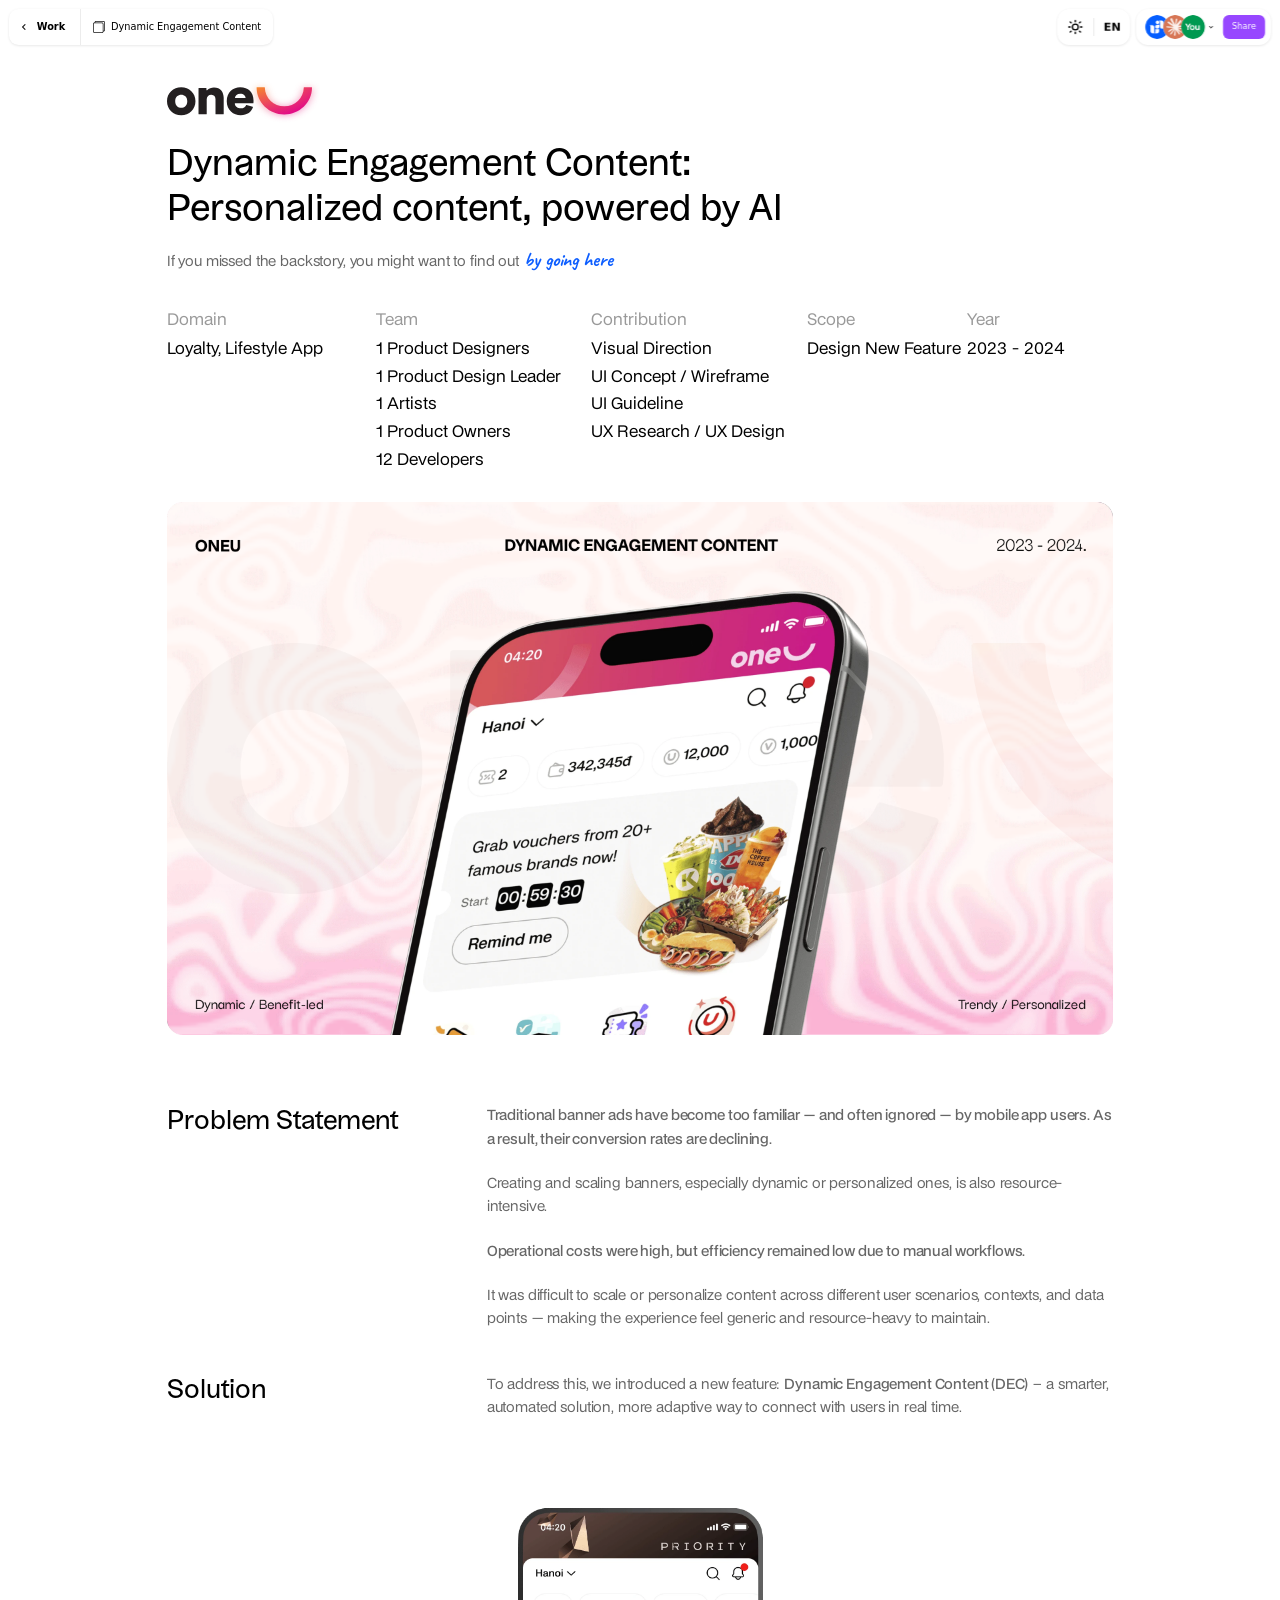
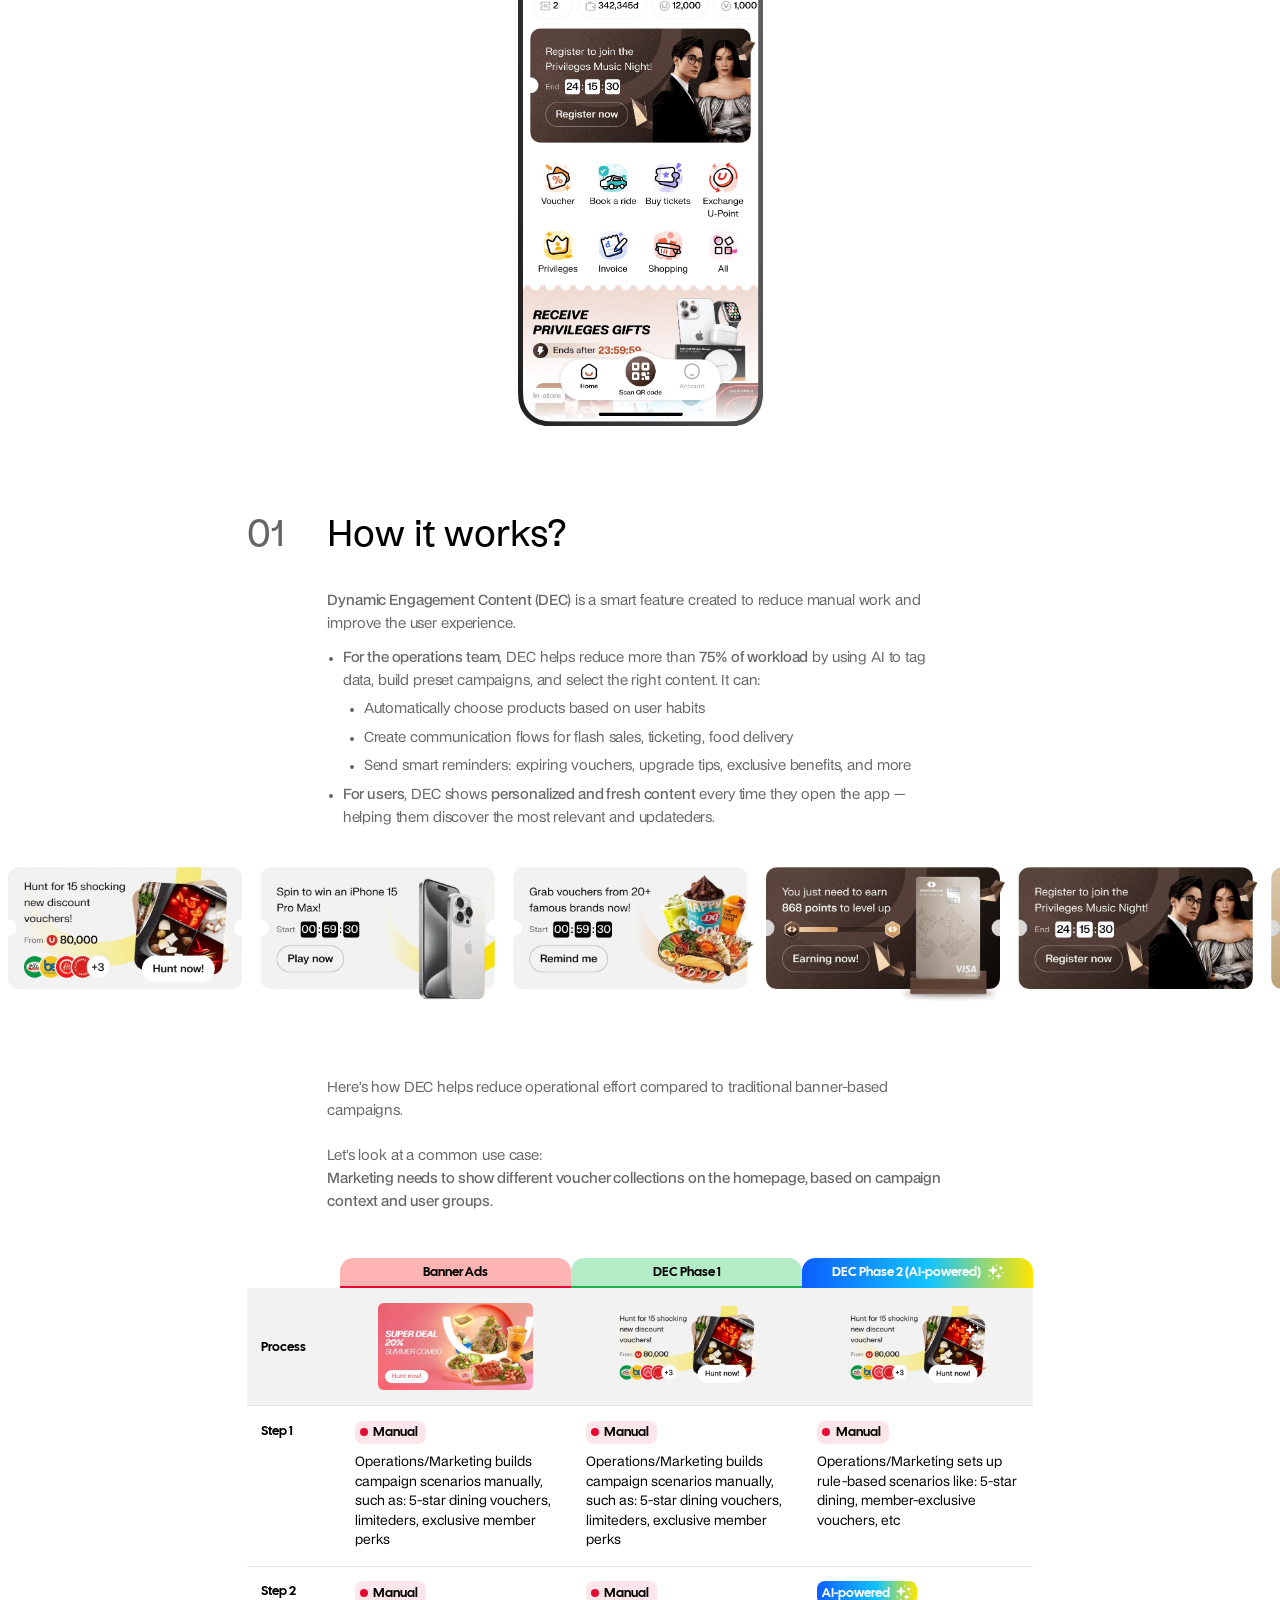
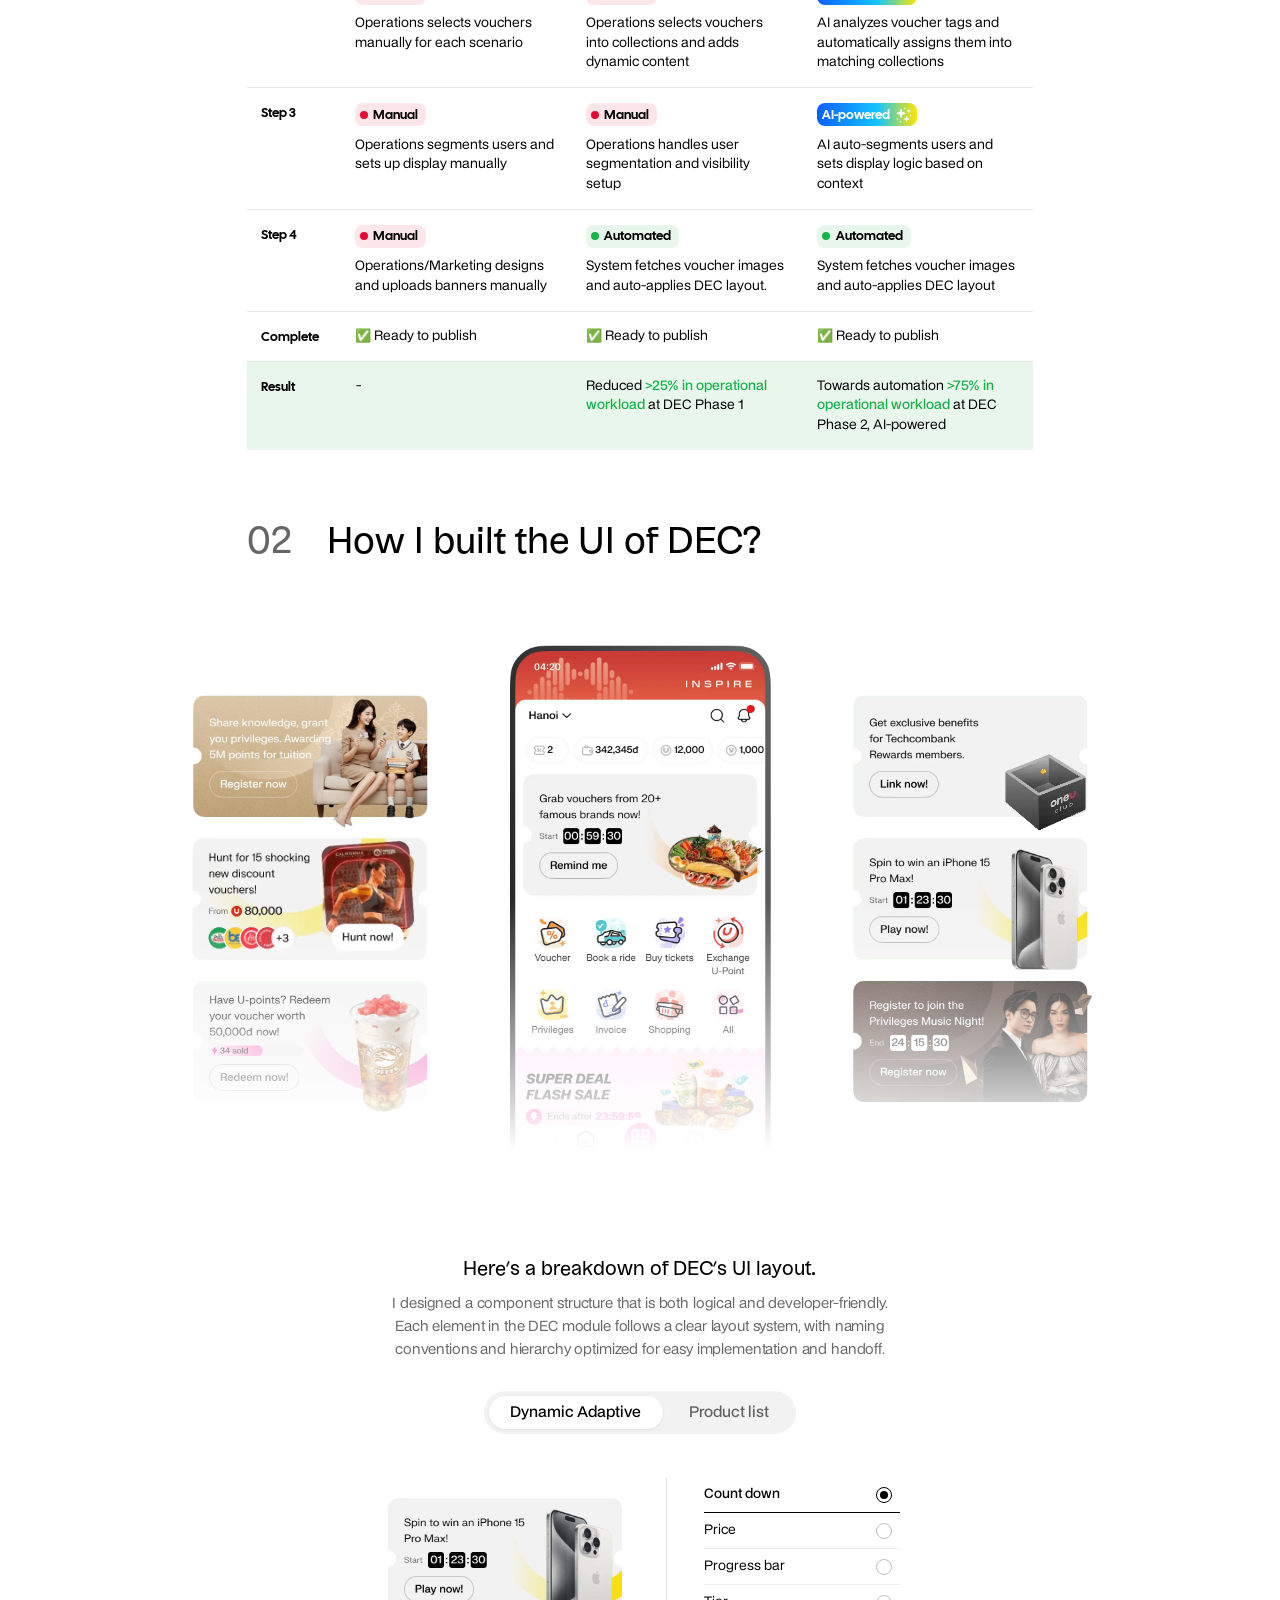
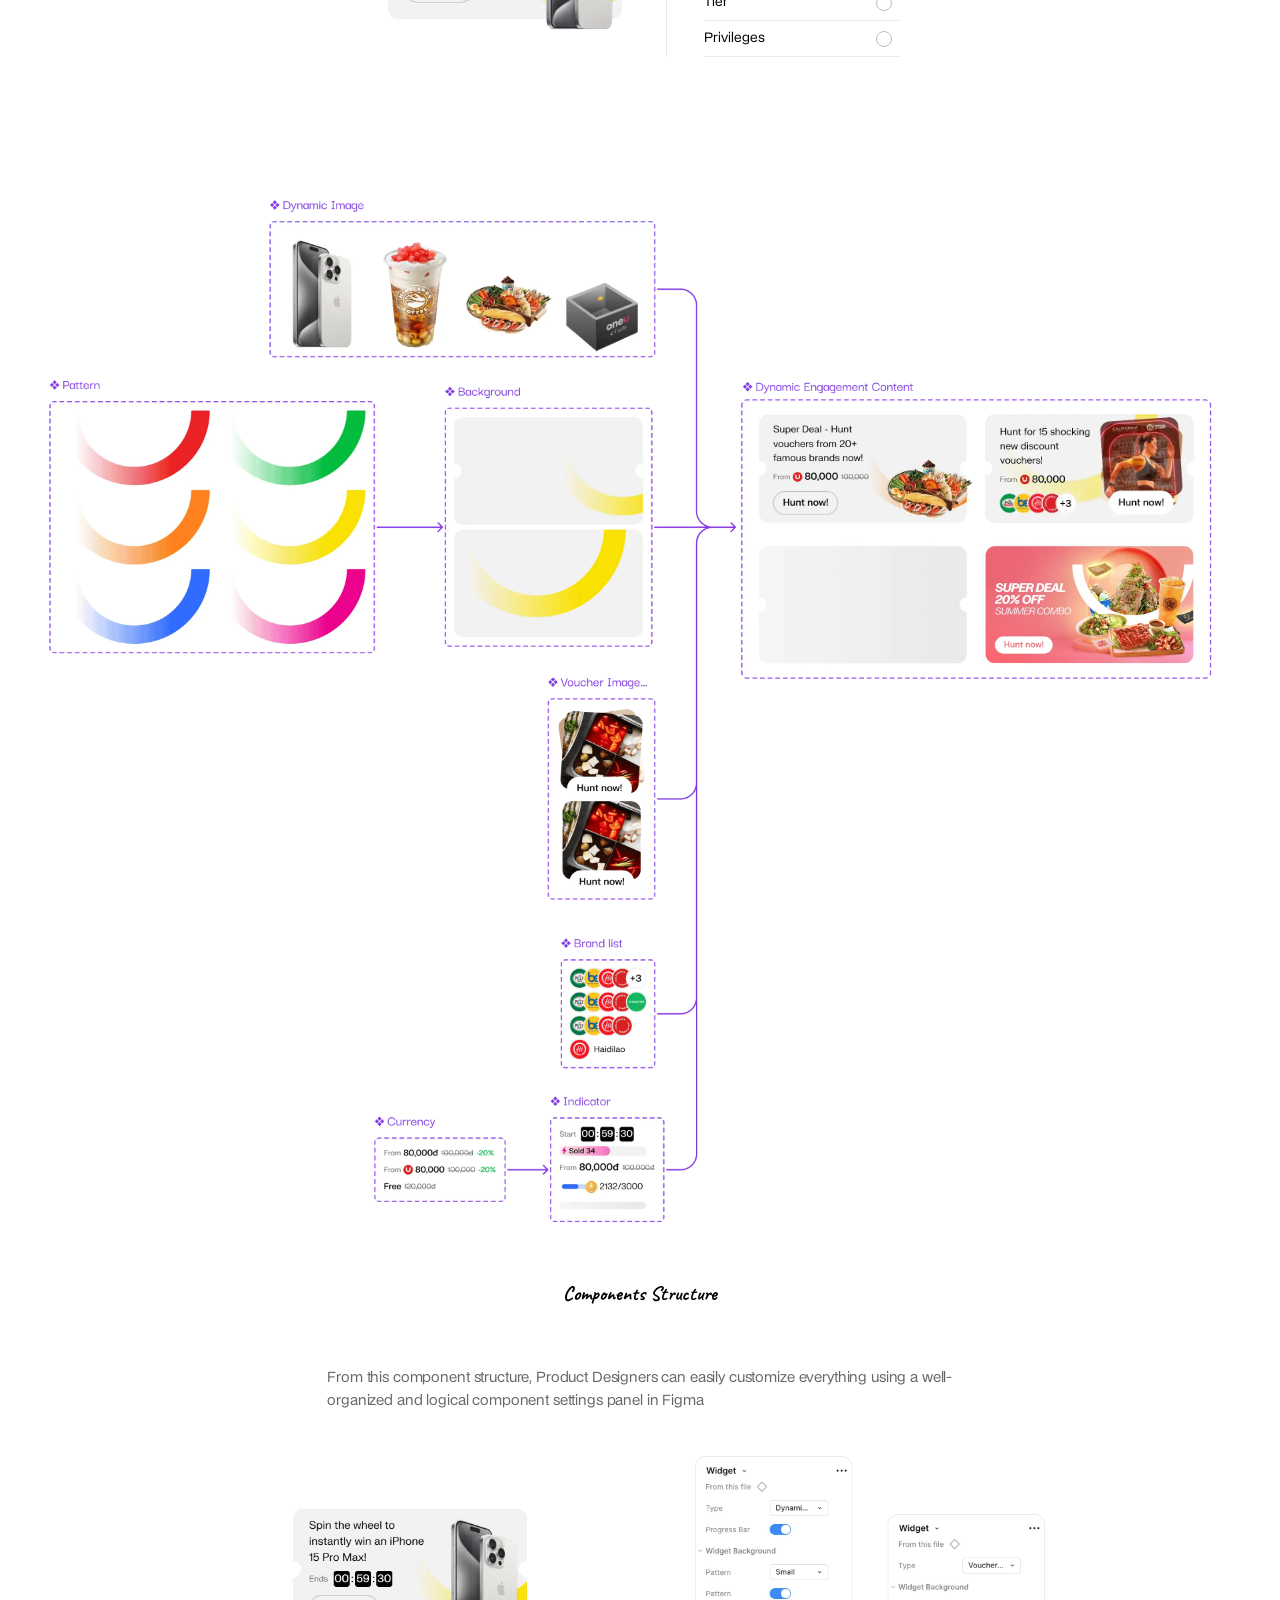
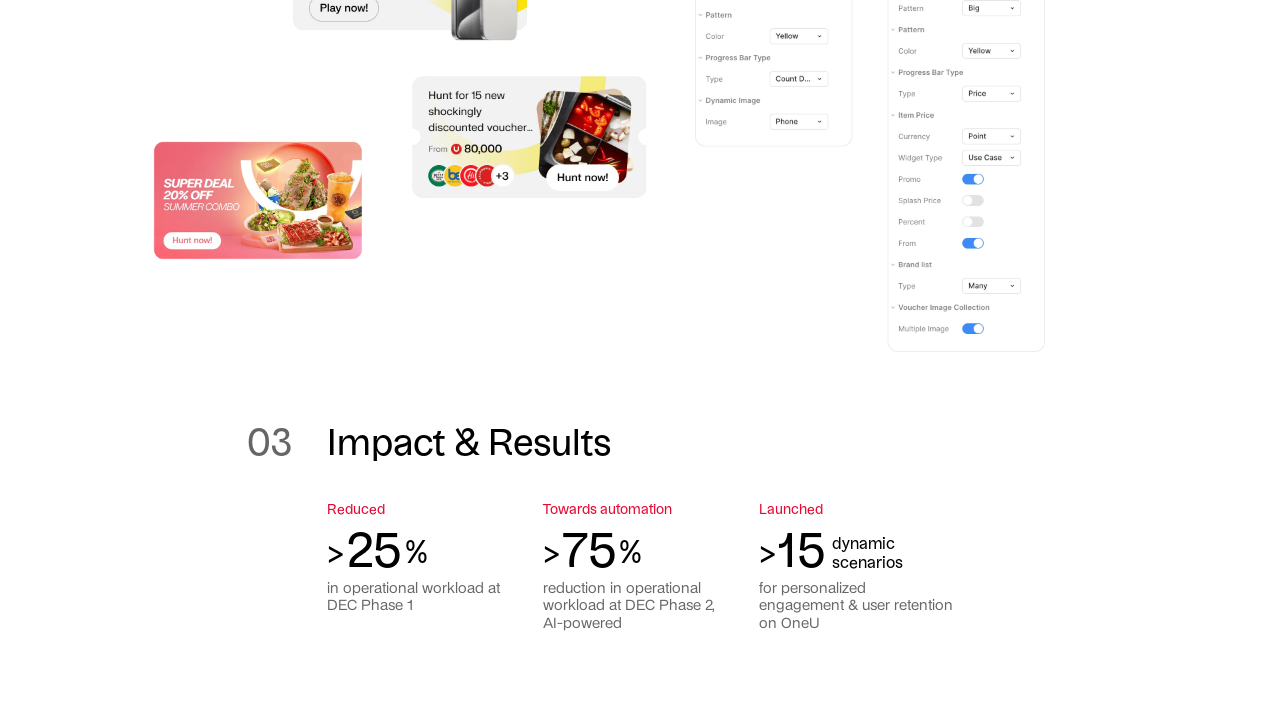
<file: work/dec.html>
<!doctype html>
<html lang="en">
<head>
<meta charset="utf-8">
<script>(function(){var t;try{t=localStorage.getItem("theme")}catch(e){}if(t!=="dark")t="light";document.documentElement.setAttribute("data-theme",t)})()</script>
<script>(function(){var l;try{l=localStorage.getItem("lang")}catch(e){}document.documentElement.lang=l==="vi"?"vi":"en"})()</script>
<meta name="viewport" content="width=device-width, initial-scale=1">
<title>Dynamic Engagement Content: Personalized content, powered by AI</title>
<link rel="icon" type="image/png" href="../assets/shared/favicon.png">
<link rel="preconnect" href="https://fonts.googleapis.com">
<link rel="preconnect" href="https://fonts.gstatic.com" crossorigin>
<link href="https://fonts.googleapis.com/css2?family=Cal+Sans&display=swap" rel="stylesheet">
<link rel="stylesheet" href="../css/base/type.css?v=uxumtest2">
<link rel="stylesheet" href="../css/base/tokens.css?v=1">
<link rel="stylesheet" href="../css/base/case.css?v=lh1">
<link rel="stylesheet" href="../css/base/case-nav.css">
<link rel="stylesheet" href="../css/base/case-marquee.css?v=full1">
<link rel="stylesheet" href="../css/pages/case-dec.css?v=lh2">
<link rel="stylesheet" href="../css/base/pref-combo.css">
<link rel="stylesheet" href="../css/base/case-dark.css?v=dk3">
<script src="../js/pages/case-dec-i18n.js?v=3" defer></script>
<script src="../js/pages/lang.js?v=15" defer></script>
<script src="../js/pages/theme.js" defer></script>
<script src="../js/base/pill-swap.js" defer></script>
<script src="../js/base/case-nav.js" defer></script>
<script src="../js/base/case-marquee.js" defer></script>
<script src="../js/pages/case-dec.js?v=3" defer></script>
<script src="../js/base/case-sprite.js" defer></script>
</head>
<body class="case">
<div class="case-nav">
  <div class="pill-left">
    <a class="pl-back" href="../index.html" id="pl-back" aria-label="Back to home">
      <img class="pl-chev" src="../assets/shared/icons/chevron.svg" alt="">
      <span class="pl-file"><span class="pl-track t-ui2-s" id="pl-track"><span class="pl-item">Work</span></span></span>
    </a>
    <span class="pl-div"></span>
    <span class="pl-page"><img src="../assets/shared/icons/pages.svg" alt=""><span class="pl-name t-ui2" data-i18n="dec.s01.1">Dynamic Engagement Content</span></span>
  </div>
  <div class="sidebar-right">
    <div class="pref-combo">
    <button class="theme-toggle" type="button" aria-label="Switch to dark mode" aria-pressed="false">
      <svg class="tt-sun" viewBox="0 0 24 24" fill="none" stroke="currentColor" stroke-width="2" stroke-linecap="round" aria-hidden="true"><circle cx="12" cy="12" r="4.2"/><path d="M12 2.5v2M12 19.5v2M4.6 4.6l1.4 1.4M18 18l1.4 1.4M2.5 12h2M19.5 12h2M4.6 19.4L6 18M18 6l1.4-1.4"/></svg>
      <svg class="tt-moon" viewBox="0 0 24 24" fill="currentColor" aria-hidden="true"><path d="M20.5 14.6A8.5 8.5 0 0 1 9.4 3.5a8.5 8.5 0 1 0 11.1 11.1z"/></svg>
    </button>
    <span class="pc-div" aria-hidden="true"></span>
    <button class="lang-toggle t-ui1" type="button" aria-label="Chuyển sang tiếng Việt"><span class="lt-code lt-en">EN</span><span class="lt-code lt-vi">VI</span></button>
    </div>
    <div class="sr-avatar"><img class="sr-av" src="../assets/shared/avatars/avatar-1.png" alt=""><img class="sr-av" src="../assets/shared/avatars/avatar-2.png" alt=""><img class="sr-av" src="../assets/shared/avatars/avatar-you.png" alt=""><img class="sr-chev" src="../assets/shared/icons/chevron.svg" alt=""></div>
    <button class="sr-share t-ui3" type="button">Share</button>
  </div>
</div>
<main class="case-main">

  <section class="case-s case-s--first case-s--tight dec-s01" id="s01">
    <img class="case-logo" src="../assets/work/dec/s01-logo-oneu.svg" alt="OneU logo" width="230" height="65">
    <h1 class="case-title t-h1-ux" data-i18n="dec.s01.2">Dynamic Engagement Content:<br>Personalized content, powered by AI</h1>
    <p class="dec-backstory" data-i18n="dec.s01.3">If you missed the backstory, you might want to find out <a class="link-hand" href="oneu.html">by going here</a></p>
    <div class="case-meta" style="margin-top:calc(56 * var(--case-u))">
      <div class="case-meta__item">
        <p class="case-label t-b2" data-i18n="dec.s01.4">Domain</p>
        <div class="case-value t-b2"><span data-i18n="dec.s01.5">Loyalty, Lifestyle App</span></div>
      </div>
      <div class="case-meta__item">
        <p class="case-label t-b2" data-i18n="dec.s01.6">Team</p>
        <div class="case-value t-b2"><span data-i18n="dec.s01.7">1 Product Designers</span><span data-i18n="dec.s01.8">1 Product Design Leader</span><span data-i18n="dec.s01.9">1 Artists</span><span data-i18n="dec.s01.10">1 Product Owners</span><span data-i18n="dec.s01.11">12 Developers</span></div>
      </div>
      <div class="case-meta__item">
        <p class="case-label t-b2" data-i18n="dec.s01.12">Contribution</p>
        <div class="case-value t-b2"><span data-i18n="dec.s01.13">Visual Direction</span><span data-i18n="dec.s01.14">UI Concept / Wireframe</span><span data-i18n="dec.s01.15">UI Guideline</span><span data-i18n="dec.s01.16">UX Research / UX Design</span></div>
      </div>
      <div class="case-meta__item">
        <p class="case-label t-b2" data-i18n="dec.s01.17">Scope</p>
        <div class="case-value t-b2"><span data-i18n="dec.s01.18">Design New Feature</span></div>
      </div>
      <div class="case-meta__item">
        <p class="case-label t-b2" data-i18n="dec.s01.19">Year</p>
        <div class="case-value t-b2"><span data-i18n="dec.s01.20">2023 - 2024</span></div>
      </div>
    </div>
  </section>

  <section class="case-s" id="s02">
    <figure class="case-fig dec-hero"><div class="dec-hero__stage"><img src="../assets/work/dec/s02-hero-bg.webp" width="1419" height="798" alt=""><div class="case-sprite dec-spr dec-noise" style="--frames:16; --dur:5s; left:0; top:0; width:100%; height:100%" aria-hidden="true"><div class="case-sprite__strip" style="background-image:url(../assets/work/dec/anim-noise-strip.webp)"></div></div><img src="../assets/work/dec/s02-hero-fg.webp" width="1419" height="798" alt="DEC hero card: OneU home screen on a phone with the OneU wordmark"></div></figure>
  </section>

  <section class="case-s" id="s03">
    <div class="case-row">
      <h2 class="case-h2 t-h3-ux" data-i18n="dec.s03.1">Problem Statement</h2>
      <div>
        <p class="case-p case-p--strong t-b3-m" data-i18n="dec.s03.2">Traditional banner ads have become too familiar — and often ignored — by mobile app users. As a result, their conversion rates are declining.</p>
        <p class="case-p t-b3" data-i18n="dec.s03.3">Creating and scaling banners, especially dynamic or personalized ones, is also resource-intensive.</p>
        <p class="case-p case-p--strong t-b3-m" data-i18n="dec.s03.4">Operational costs were high, but efficiency remained low due to manual workflows.</p>
        <p class="case-p t-b3" data-i18n="dec.s03.5">It was difficult to scale or personalize content across different user scenarios, contexts, and data points — making the experience feel generic and resource-heavy to maintain.</p>
      </div>
    </div>
    <div class="case-row" style="margin-top:calc(64 * var(--case-u))">
      <h2 class="case-h2 t-h3-ux" data-i18n="dec.s03.6">Solution</h2>
      <p class="case-p t-b3" data-i18n="dec.s03.7">To address this, we introduced a new feature: <b style="font-weight:500">Dynamic Engagement Content (DEC)</b> – a smarter, automated solution, more adaptive way to connect with users in real time.</p>
    </div>
  </section>

  <section class="case-s dec-s04" id="s04">
    <div class="dec-phones">
      <div class="dec-phone" style="position:relative;flex:none;width:calc(391 * var(--case-u))"><img src="../assets/work/dec/s04-phone-inspire.webp" alt="OneU home with the Inspire theme and a food voucher widget" width="391" height="828"><div class="case-sprite dec-spr" style="--frames:13; --dur:5.2s; left:59.846%; top:23.309%; width:38.107%; height:25%" aria-hidden="true"><div class="case-sprite__strip" style="background-image:url(../assets/work/dec/anim-food-strip.webp)"></div></div></div>
      <div class="dec-phone" style="position:relative;flex:none;width:calc(391 * var(--case-u))"><img src="../assets/work/dec/s04-phone-priority.webp" alt="OneU home with the Priority theme and a music night widget" width="391" height="828"></div>
      <div class="dec-phone" style="position:relative;flex:none;width:calc(391 * var(--case-u))"><img src="../assets/work/dec/s04-phone-private.webp" alt="OneU home with the Private theme and a privileges widget" width="391" height="828"></div>
    </div>
  </section>

  <section class="case-s dec-s05" id="s05">
    <div class="dec-head"><span class="dec-head__num">01</span><h2 class="dec-head__title" data-i18n="dec.s05.1">How it works?</h2></div>
    <div class="dec-read" data-i18n="dec.s05.2"><p><strong>Dynamic Engagement Content (DEC)</strong> is a smart feature created to reduce manual work and improve the user experience.</p><ul><li><strong>For the operations team</strong>, DEC helps reduce more than <strong>75% of workload</strong> by using AI to tag data, build preset campaigns, and select the right content. It can:<ul><li>Automatically choose products based on user habits</li><li>Create communication flows for flash sales, ticketing, food delivery</li><li>Send smart reminders: expiring vouchers, upgrade tips, exclusive benefits, and more</li></ul></li><li><strong>For users</strong>, DEC shows <strong>personalized and fresh content</strong> every time they open the app — helping them discover the most relevant and updateders.</li></ul></div>
    <figure class="case-fig case-fig--bleed dec-s05__marquee case-marquee" role="img" aria-label="Strip of DEC campaign banners">
      <div class="case-marquee__track">
        <img src="../assets/work/dec/s05-banners-loop.webp" alt="" width="2274" height="214">
        <img src="../assets/work/dec/s05-banners-loop.webp" alt="" width="2274" height="214" aria-hidden="true">
        <img src="../assets/work/dec/s05-banners-loop.webp" alt="" width="2274" height="214" aria-hidden="true">
      </div>
    </figure>
  </section>

  <section class="case-s dec-s06" id="s06">
    <div class="dec-read" data-i18n="dec.s06.1"><p>Here’s how DEC helps reduce operational effort compared to traditional banner-based campaigns.</p><p>Let’s look at a common use case:<br><strong>Marketing needs to show different voucher collections on the homepage, based on campaign context and user groups.</strong></p></div>
    <div class="dec-tablewrap"><table class="dec-table">
      <colgroup><col class="c0"><col><col><col></colgroup>
      <thead>
        <tr>
          <th></th>
          <th scope="col"><div class="dec-th dec-th--a">Banner Ads</div></th>
          <th scope="col"><div class="dec-th dec-th--b">DEC Phase 1</div></th>
          <th scope="col"><div class="dec-th dec-th--c">DEC Phase 2 (AI-powered) <img src="../assets/work/dec/s06-ai-icon.webp" alt="" width="24" height="24"></div></th>
        </tr>
      </thead>
      <tbody>
        <tr class="is-process">
          <th scope="row" data-i18n="dec.s06.2">Process</th>
          <td><img src="../assets/work/dec/s06-th-banner.webp" alt="Static banner ad: Super Deal 20% Summer combo" width="216" height="122"></td>
          <td><img src="../assets/work/dec/s06-th-phase1.webp" alt="DEC widget, phase 1" width="233" height="121"></td>
          <td><img src="../assets/work/dec/s06-th-phase2.webp" alt="DEC widget, phase 2" width="233" height="121"></td>
        </tr>
        <tr>
          <th scope="row" data-i18n="dec.s06.3">Step 1</th>
          <td><span class="dec-chip dec-chip--manual"><span data-i18n="dec.s06.4">Manual</span></span><span class="dec-cell" data-i18n="dec.s06.5">Operations/Marketing builds campaign scenarios manually, such as: 5-star dining vouchers, limiteders, exclusive member perks</span></td>
          <td><span class="dec-chip dec-chip--manual"><span data-i18n="dec.s06.6">Manual</span></span><span class="dec-cell" data-i18n="dec.s06.7">Operations/Marketing builds campaign scenarios manually, such as: 5-star dining vouchers, limiteders, exclusive member perks</span></td>
          <td><span class="dec-chip dec-chip--manual"><span data-i18n="dec.s06.8">Manual</span></span><span class="dec-cell" data-i18n="dec.s06.9">Operations/Marketing sets up rule-based scenarios like: 5-star dining, member-exclusive vouchers, etc</span></td>
        </tr>
        <tr>
          <th scope="row" data-i18n="dec.s06.10">Step 2</th>
          <td><span class="dec-chip dec-chip--manual"><span data-i18n="dec.s06.11">Manual</span></span><span class="dec-cell" data-i18n="dec.s06.12">Operations selects vouchers manually for each scenario</span></td>
          <td><span class="dec-chip dec-chip--manual"><span data-i18n="dec.s06.13">Manual</span></span><span class="dec-cell" data-i18n="dec.s06.14">Operations selects vouchers into collections and adds dynamic content</span></td>
          <td><span class="dec-chip dec-chip--ai"><span>AI-powered</span><img src="../assets/work/dec/s06-ai-icon.webp" alt="" width="24" height="24"></span><span class="dec-cell" data-i18n="dec.s06.15">AI analyzes voucher tags and automatically assigns them into matching collections</span></td>
        </tr>
        <tr>
          <th scope="row" data-i18n="dec.s06.16">Step 3</th>
          <td><span class="dec-chip dec-chip--manual"><span data-i18n="dec.s06.17">Manual</span></span><span class="dec-cell" data-i18n="dec.s06.18">Operations segments users and sets up display manually</span></td>
          <td><span class="dec-chip dec-chip--manual"><span data-i18n="dec.s06.19">Manual</span></span><span class="dec-cell" data-i18n="dec.s06.20">Operations handles user segmentation and visibility setup</span></td>
          <td><span class="dec-chip dec-chip--ai"><span>AI-powered</span><img src="../assets/work/dec/s06-ai-icon.webp" alt="" width="24" height="24"></span><span class="dec-cell" data-i18n="dec.s06.21">AI auto-segments users and sets display logic based on context</span></td>
        </tr>
        <tr>
          <th scope="row" data-i18n="dec.s06.22">Step 4</th>
          <td><span class="dec-chip dec-chip--manual"><span data-i18n="dec.s06.23">Manual</span></span><span class="dec-cell" data-i18n="dec.s06.24">Operations/Marketing designs and uploads banners manually</span></td>
          <td><span class="dec-chip dec-chip--auto"><span data-i18n="dec.s06.25">Automated</span></span><span class="dec-cell" data-i18n="dec.s06.26">System fetches voucher images and auto-applies DEC layout.</span></td>
          <td><span class="dec-chip dec-chip--auto"><span data-i18n="dec.s06.27">Automated</span></span><span class="dec-cell" data-i18n="dec.s06.28">System fetches voucher images and auto-applies DEC layout</span></td>
        </tr>
        <tr>
          <th scope="row" data-i18n="dec.s06.29">Complete</th>
          <td data-i18n="dec.s06.30">✅ Ready to publish</td>
          <td data-i18n="dec.s06.31">✅ Ready to publish</td>
          <td data-i18n="dec.s06.32">✅ Ready to publish</td>
        </tr>
        <tr class="is-result">
          <th scope="row" data-i18n="dec.s06.33">Result</th>
          <td>-</td>
          <td data-i18n="dec.s06.34">Reduced <b>&gt;25% in operational workload</b> at DEC Phase 1</td>
          <td data-i18n="dec.s06.35">Towards automation <b>&gt;75% in operational workload</b> at DEC Phase 2, AI-powered</td>
        </tr>
      </tbody>
    </table></div>
  </section>

  <section class="case-s dec-s07" id="s07">
    <div class="dec-head"><span class="dec-head__num">02</span><h2 class="dec-head__title" data-i18n="dec.s07.1">How I built the UI of DEC?</h2></div>
    <figure class="dec-s07__fig"><div class="dec-s07__box"><img src="../assets/work/dec/s07-build.webp" alt="OneU home screen surrounded by DEC widgets that fade out below" width="1920" height="989"><div class="case-sprite dec-spr" style="--frames:13; --dur:5s; left:26.354%; top:57.533%; width:7.604%; height:21.739%" aria-hidden="true"><div class="case-sprite__strip" style="background-image:url(../assets/work/dec/anim-cup-strip.webp)"></div></div><div class="case-sprite dec-spr" style="--frames:13; --dur:5.28s; left:14.479%; top:35.794%; width:19.531%; height:21.638%" aria-hidden="true"><div class="case-sprite__strip" style="background-image:url(../assets/work/dec/anim-hunt-strip.webp?v=w1)"></div></div><div class="case-sprite dec-spr" style="--frames:25; --dur:5s; left:77.917%; top:14.257%; width:7.604%; height:21.739%" aria-hidden="true"><div class="case-sprite__strip" style="background-image:url(../assets/work/dec/anim-box-strip.webp)"></div></div><div class="case-sprite dec-spr" style="--frames:13; --dur:5.2s; left:52.031%; top:26.896%; width:7.760%; height:20.930%" aria-hidden="true"><div class="case-sprite__strip" style="background-image:url(../assets/work/dec/anim-food-strip.webp)"></div></div></div></figure>
  </section>

  <section class="case-s dec-s08" id="s08">
    <h3 class="dec-breakdown__title" data-i18n="dec.s08.1">Here’s a breakdown of DEC’s UI layout.</h3>
    <div class="dec-read dec-s08__p" data-i18n="dec.s08.10"><p>I designed a component structure that is both logical and developer-friendly. Each element in the DEC module follows a clear layout system, with naming conventions and hierarchy optimized for easy implementation and handoff.</p></div>
    <div class="dec-demo" data-dec-demo>
      <div class="dec-tabs" role="tablist" aria-label="DEC layout views">
        <button class="dec-tab" role="tab" type="button" id="dec-tab-1" aria-selected="true" aria-controls="dec-pane-1" data-i18n="dec.s08.2">Dynamic Adaptive</button>
        <button class="dec-tab" role="tab" type="button" id="dec-tab-2" aria-selected="false" tabindex="-1" aria-controls="dec-pane-2" data-i18n="dec.s08.3">Product list</button>
      </div>
      <div class="dec-pane dec-pane--dyn" role="tabpanel" id="dec-pane-1" aria-labelledby="dec-tab-1">
        <div class="dec-stage">
          <div class="dec-opt" data-opt="1"><img src="../assets/work/dec/s08-opt1.webp" width="375" height="214" alt="DEC widget with a countdown"></div>
          <div class="dec-opt" data-opt="2" hidden><img src="../assets/work/dec/s08-opt2.webp?v=g1" width="375" height="214" alt="DEC widget with a price"><img class="dec-opt__anim" src="../assets/work/dec/anim-food.webp?v=g1" alt="" aria-hidden="true" loading="lazy" style="left:60.267%;top:3.738%;width:39.733%;height:96.729%"></div>
          <div class="dec-opt" data-opt="3" hidden><img src="../assets/work/dec/s08-opt3.webp?v=g1" width="375" height="214" alt="DEC widget with a progress bar"><img class="dec-opt__anim" src="../assets/work/dec/anim-cup.webp?v=g1" alt="" aria-hidden="true" loading="lazy" style="left:60.8%;top:0.467%;width:38.933%;height:100.467%"></div>
          <div class="dec-opt" data-opt="4" hidden><img src="../assets/work/dec/s08-opt4.webp" width="375" height="214" alt="DEC widget with a tier"></div>
          <div class="dec-opt" data-opt="5" hidden><img src="../assets/work/dec/s08-opt5.webp?v=g1" width="375" height="214" alt="DEC widget with privileges"><img class="dec-opt__anim" src="../assets/work/dec/anim-box.webp?v=g1" alt="" aria-hidden="true" loading="lazy" style="left:60.8%;top:0.467%;width:38.933%;height:100.467%"></div>
        </div>
        <div class="dec-vline" aria-hidden="true"></div>
        <fieldset class="dec-radios"><legend style="position:absolute;width:1px;height:1px;overflow:hidden;clip:rect(0 0 0 0)" data-i18n="dec.s08.4">Widget element</legend>
          <label class="dec-radio"><span data-i18n="dec.s08.5">Count down</span><input type="radio" name="dec-opt" value="1" checked><span class="dec-radio__dot"></span></label>
          <label class="dec-radio"><span data-i18n="dec.s08.6">Price</span><input type="radio" name="dec-opt" value="2"><span class="dec-radio__dot"></span></label>
          <label class="dec-radio"><span data-i18n="dec.s08.7">Progress bar</span><input type="radio" name="dec-opt" value="3"><span class="dec-radio__dot"></span></label>
          <label class="dec-radio"><span data-i18n="dec.s08.8">Tier</span><input type="radio" name="dec-opt" value="4"><span class="dec-radio__dot"></span></label>
          <label class="dec-radio"><span data-i18n="dec.s08.9">Privileges</span><input type="radio" name="dec-opt" value="5"><span class="dec-radio__dot"></span></label>
        </fieldset>
      </div>
      <div class="dec-pane dec-pane--prod" role="tabpanel" id="dec-pane-2" aria-labelledby="dec-tab-2" hidden><div class="dec-prodbox" role="img" aria-label="Product list widget: voucher photos changing"><div class="case-sprite dec-spr" style="--frames:13; --dur:5.28s; left:0; top:0; width:100%; height:100%" aria-hidden="true"><div class="case-sprite__strip" style="background-image:url(../assets/work/dec/anim-hunt-strip.webp?v=w1)"></div></div></div></div>
    </div>
  </section>

  <section class="case-s dec-s09" id="s09">
    <div class="dec-diagram" style="margin-top:0"><div class="dec-diagram__scroll"><div class="dec-diagram__box"><img src="../assets/work/dec/s09-diagram.webp" alt="Component structure diagram: Pattern, Background, Dynamic Image, Voucher Image Collection, Brand list, Indicator and Currency feed the Dynamic Engagement Content widget" width="1920" height="1708"><div class="case-sprite dec-spr" style="--frames:13; --dur:5s; left:29.167%; top:6.792%; width:6.771%; height:11.183%" aria-hidden="true"><div class="case-sprite__strip" style="background-image:url(../assets/work/dec/anim-cup-strip.webp)"></div></div><div class="case-sprite dec-spr" style="--frames:13; --dur:5.2s; left:36.302%; top:7.143%; width:6.875%; height:10.773%" aria-hidden="true"><div class="case-sprite__strip" style="background-image:url(../assets/work/dec/anim-food-strip.webp)"></div></div><div class="case-sprite dec-spr" style="--frames:25; --dur:5s; left:43.646%; top:6.792%; width:6.771%; height:11.183%" aria-hidden="true"><div class="case-sprite__strip" style="background-image:url(../assets/work/dec/anim-box-strip.webp)"></div></div><div class="case-sprite dec-spr" style="--frames:13; --dur:5.2s; left:69.219%; top:23.302%; width:6.875%; height:10.773%" aria-hidden="true"><div class="case-sprite__strip" style="background-image:url(../assets/work/dec/anim-food-strip.webp)"></div></div><div class="case-sprite dec-spr" style="--frames:13; --dur:5.28s; left:76.458%; top:22.892%; width:17.344%; height:11.124%" aria-hidden="true"><div class="case-sprite__strip" style="background-image:url(../assets/work/dec/anim-hunt-strip-alpha.webp?v=a2)"></div></div></div></div><p class="dec-diagram__label" data-i18n="dec.s09.1">Components Structure</p></div>
    <div class="dec-read dec-s10__p" data-i18n="dec.s09.2"><p>From this component structure, Product Designers can easily customize everything using a well-organized and logical component settings panel in Figma</p></div>
    <figure class="dec-panel"><img src="../assets/work/dec/s10-panel.webp" alt="Three DEC widgets next to the Figma component settings panels used to customise them" width="1347" height="743"></figure>
  </section>

  <section class="case-s dec-s10" id="s10">
    <div class="dec-head"><span class="dec-head__num">03</span><h2 class="dec-head__title" data-i18n="dec.s10.1">Impact &amp; Results</h2></div>
    <div class="dec-stats">
      <div class="dec-stat">
        <p class="dec-stat__kicker" data-i18n="dec.s10.2">Reduced</p>
        <p class="dec-stat__num"><span class="dec-stat__sym">&gt;</span><span class="dec-stat__val">25</span><span class="dec-stat__sym">%</span></p>
        <p class="dec-stat__desc" data-i18n="dec.s10.3">in operational workload at DEC Phase 1</p>
      </div>
      <div class="dec-stat">
        <p class="dec-stat__kicker" data-i18n="dec.s10.4">Towards automation</p>
        <p class="dec-stat__num"><span class="dec-stat__sym">&gt;</span><span class="dec-stat__val">75</span><span class="dec-stat__sym">%</span></p>
        <p class="dec-stat__desc" data-i18n="dec.s10.5">reduction in operational workload at DEC Phase 2, AI-powered</p>
      </div>
      <div class="dec-stat">
        <p class="dec-stat__kicker" data-i18n="dec.s10.6">Launched</p>
        <p class="dec-stat__num"><span class="dec-stat__sym">&gt;</span><span class="dec-stat__val">15</span><span class="dec-stat__unit" data-i18n="dec.s10.7">dynamic scenarios</span></p>
        <p class="dec-stat__desc" data-i18n="dec.s10.8">for personalized engagement &amp; user retention on OneU</p>
      </div>
    </div>
  </section>
</main>
</body>
</html>
</file>
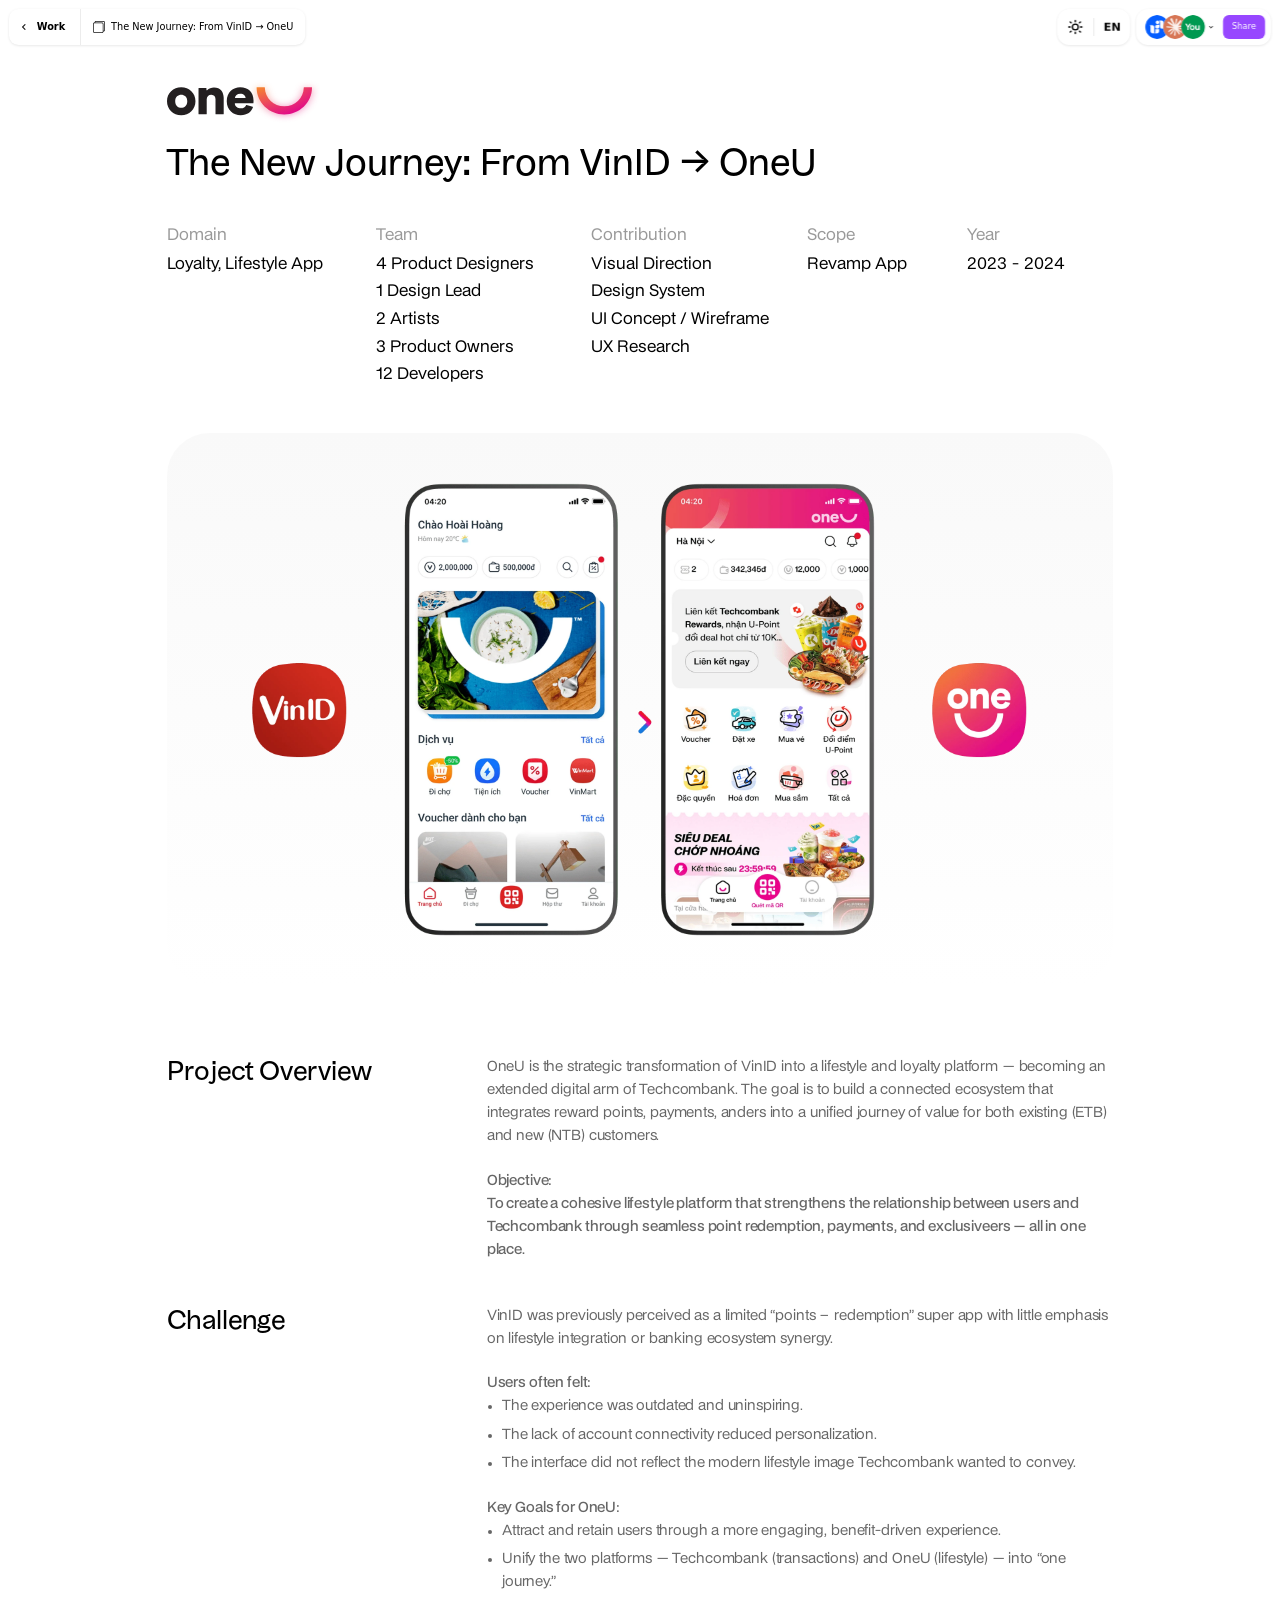
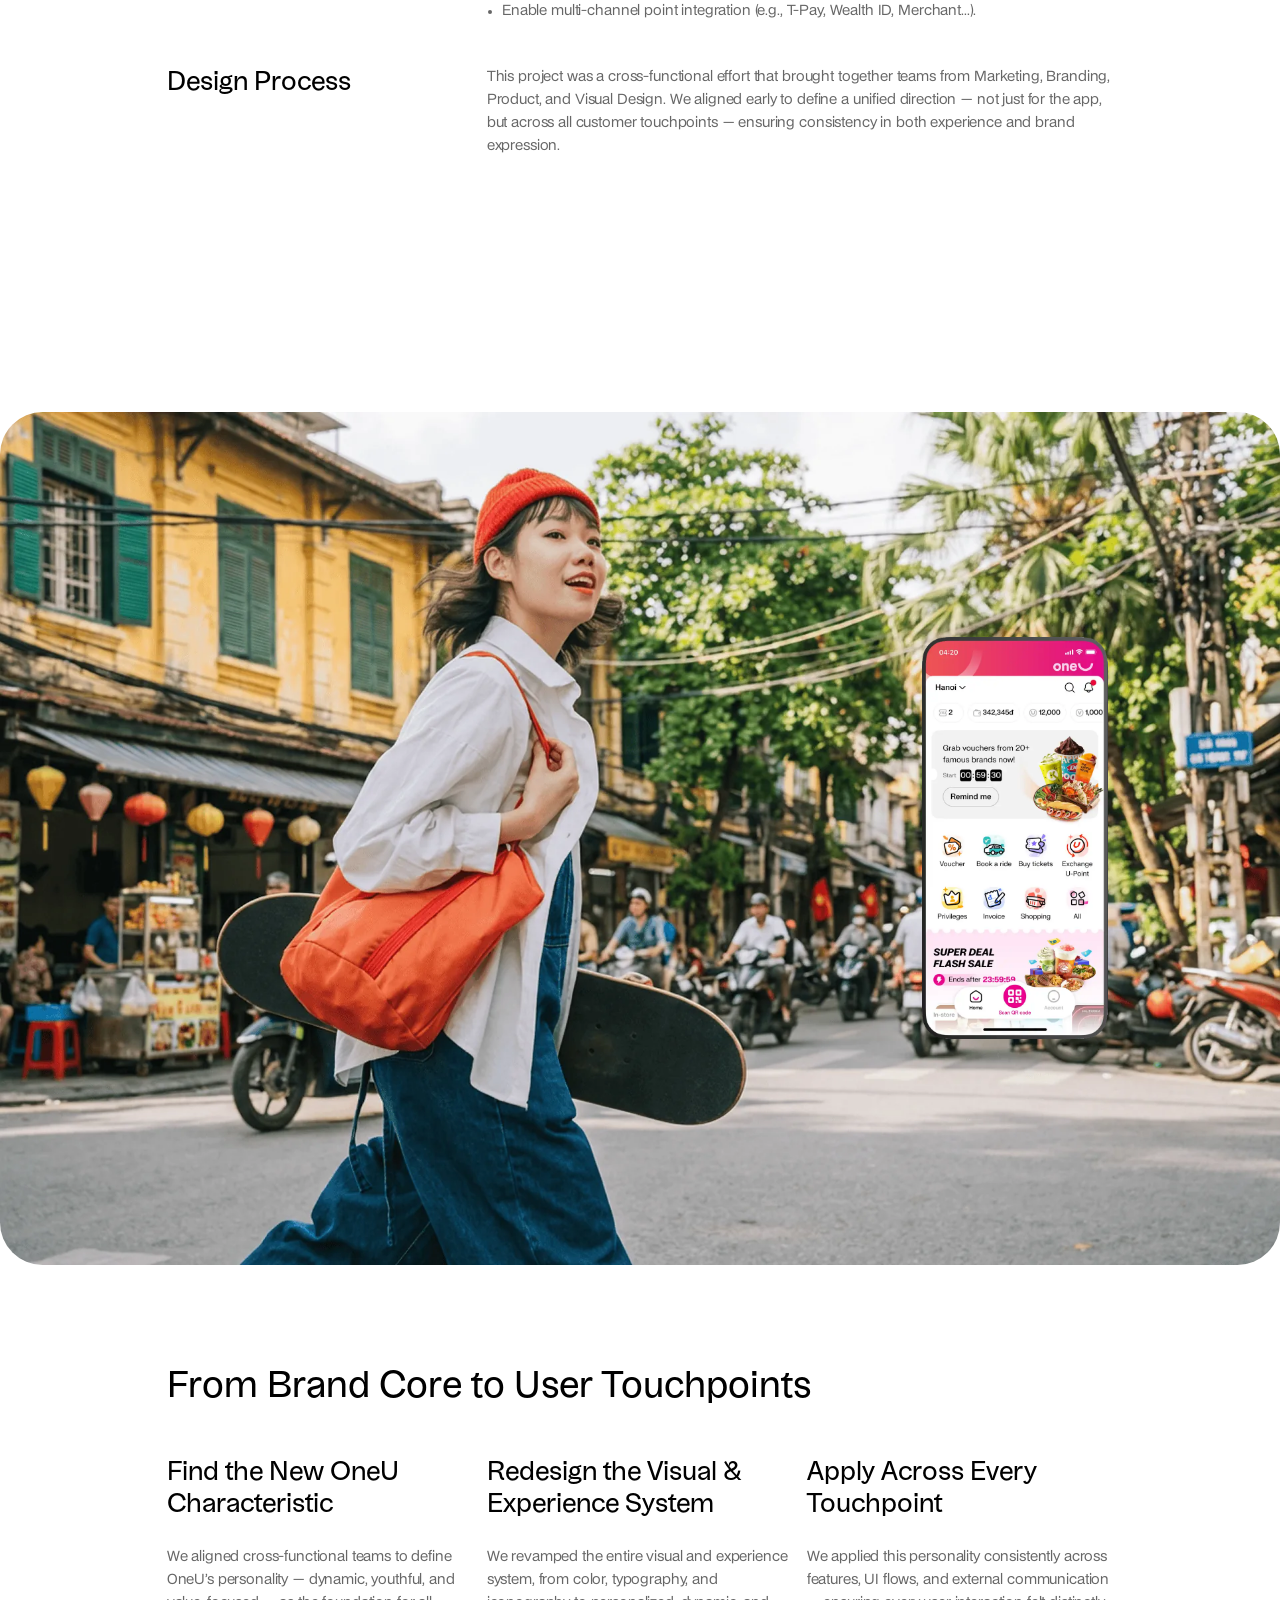
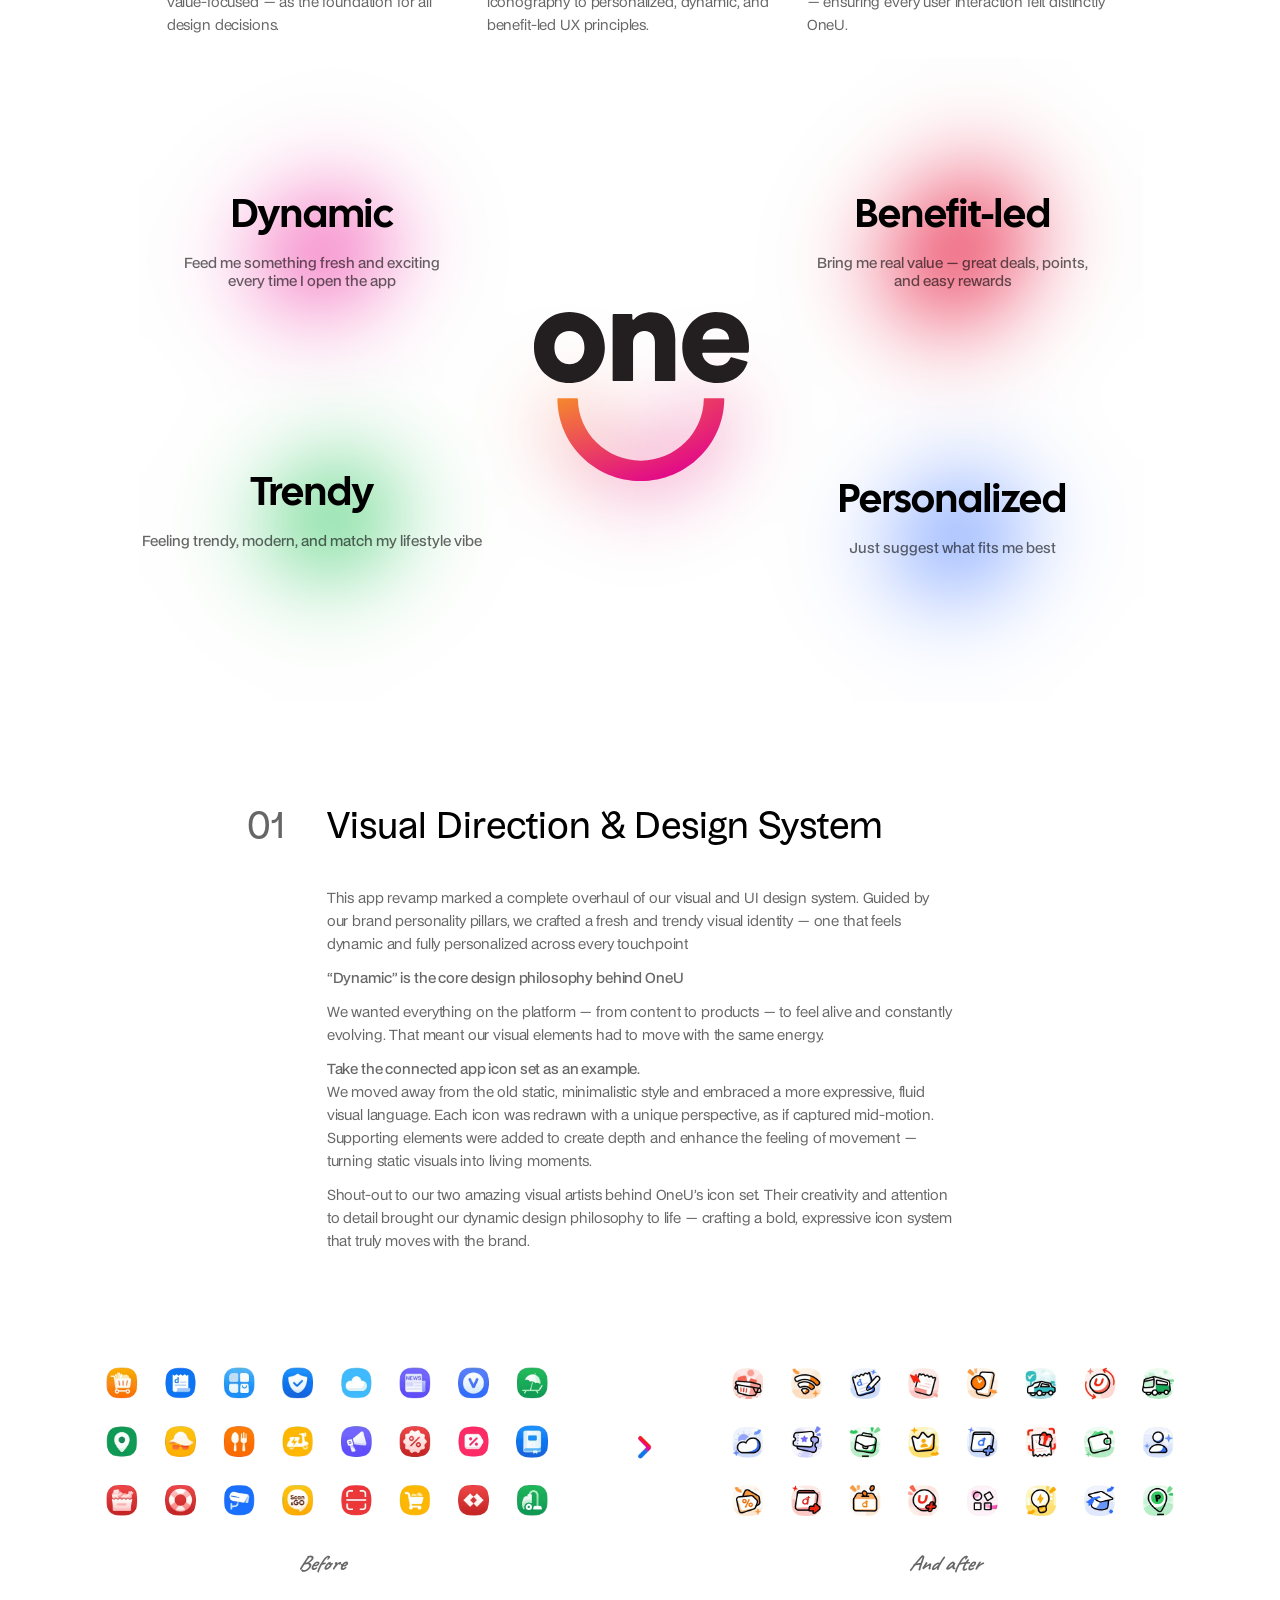
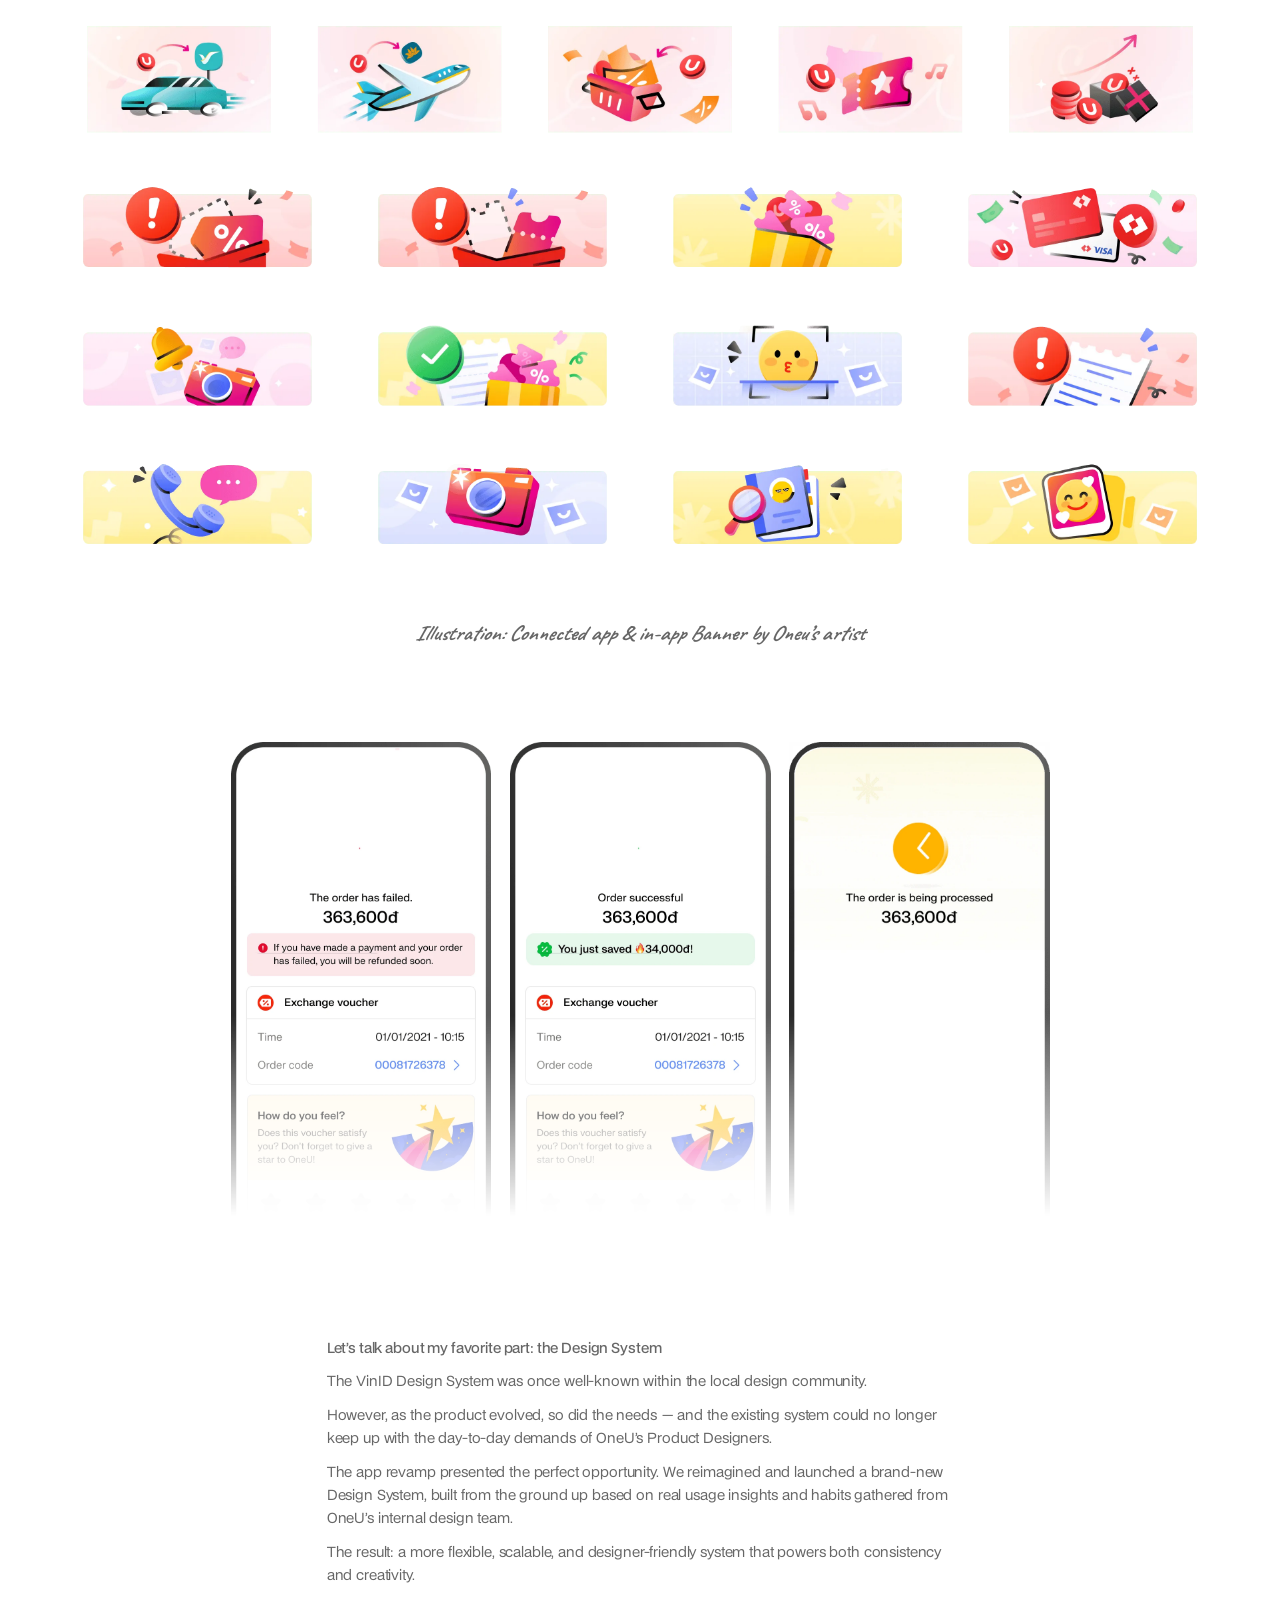
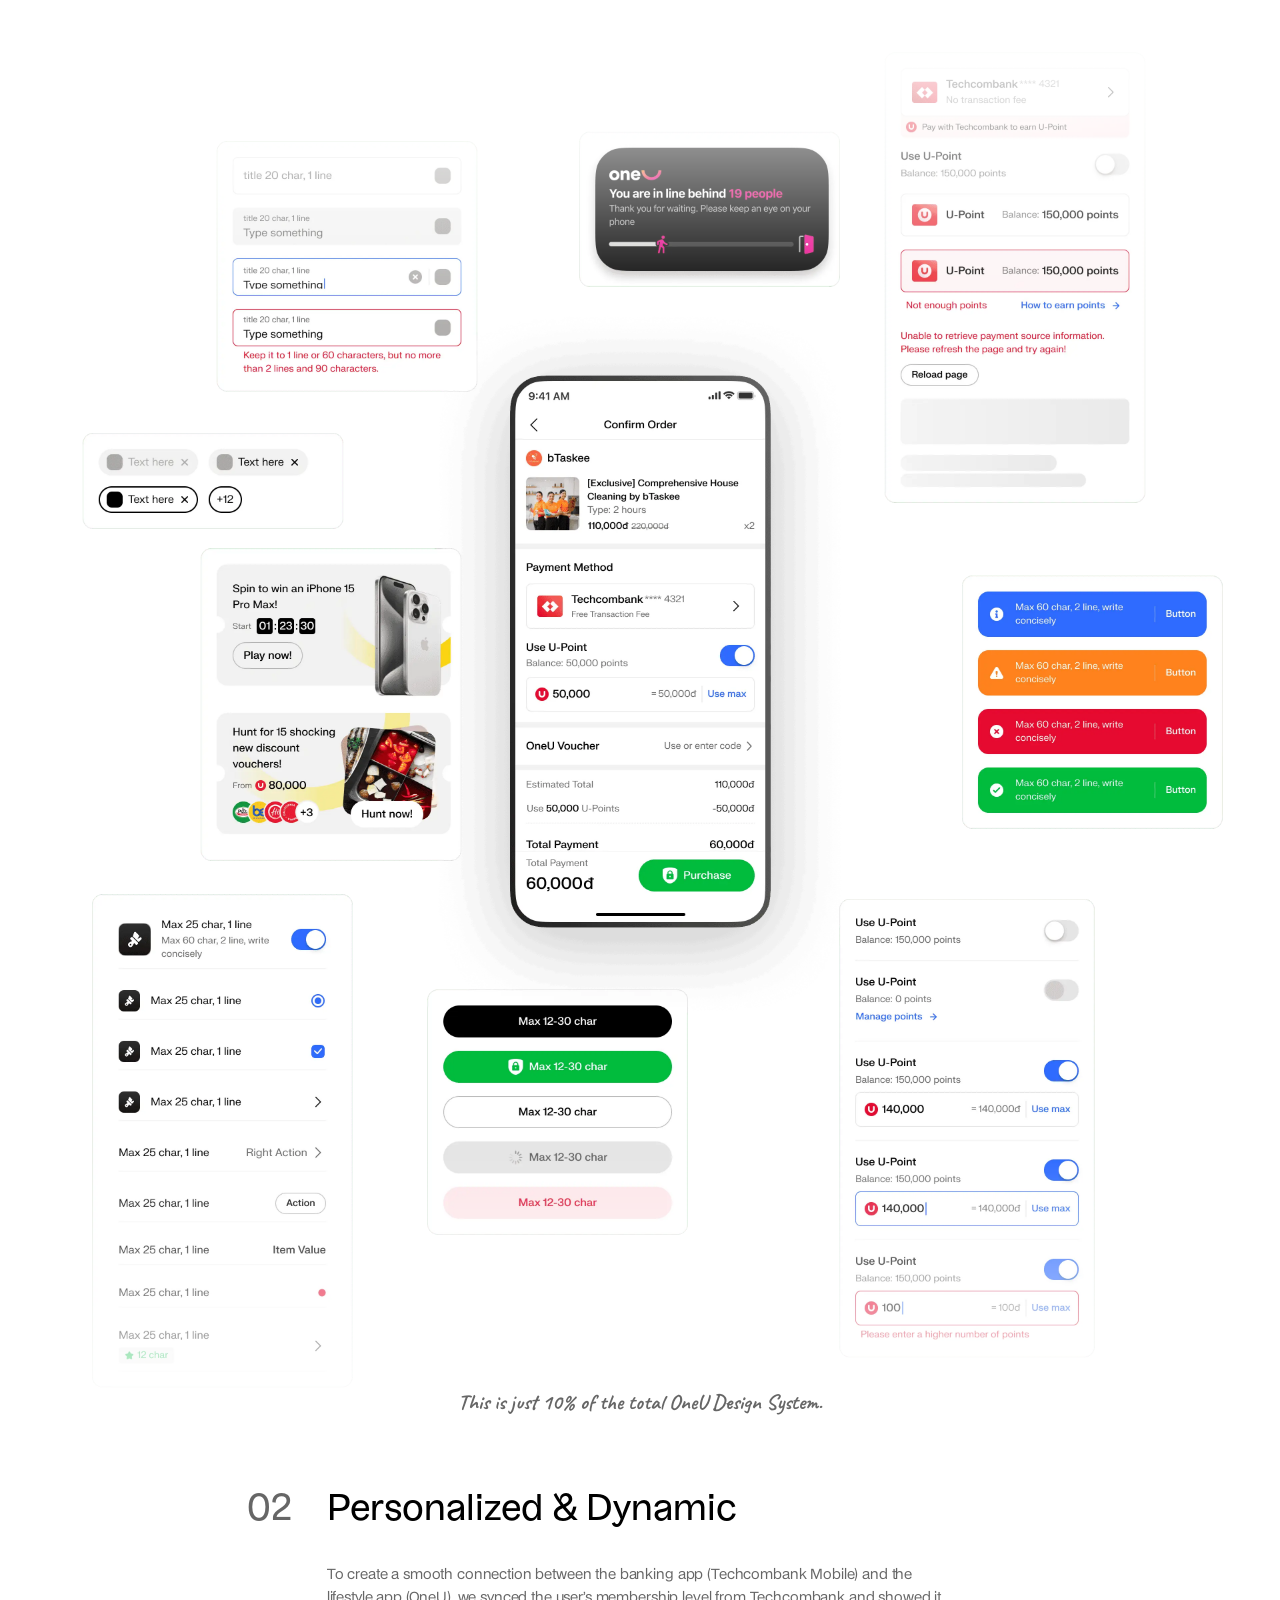
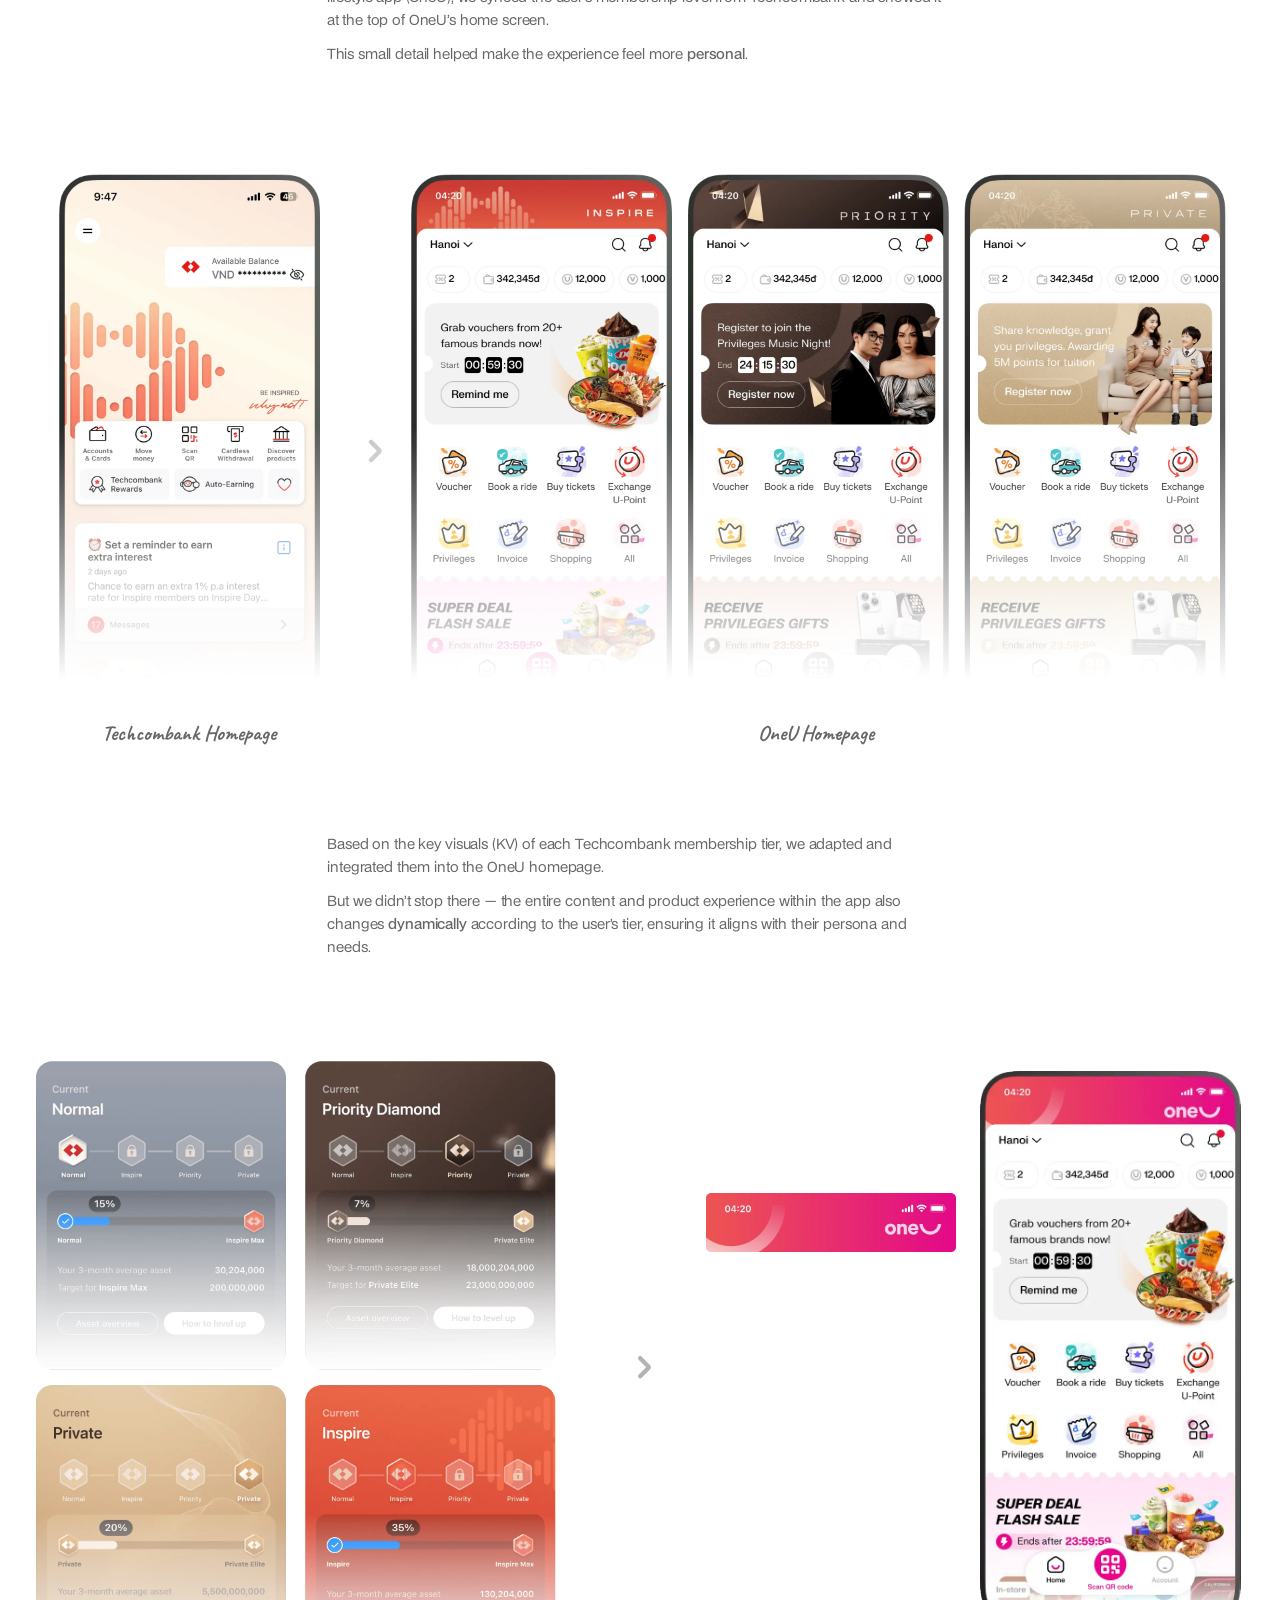
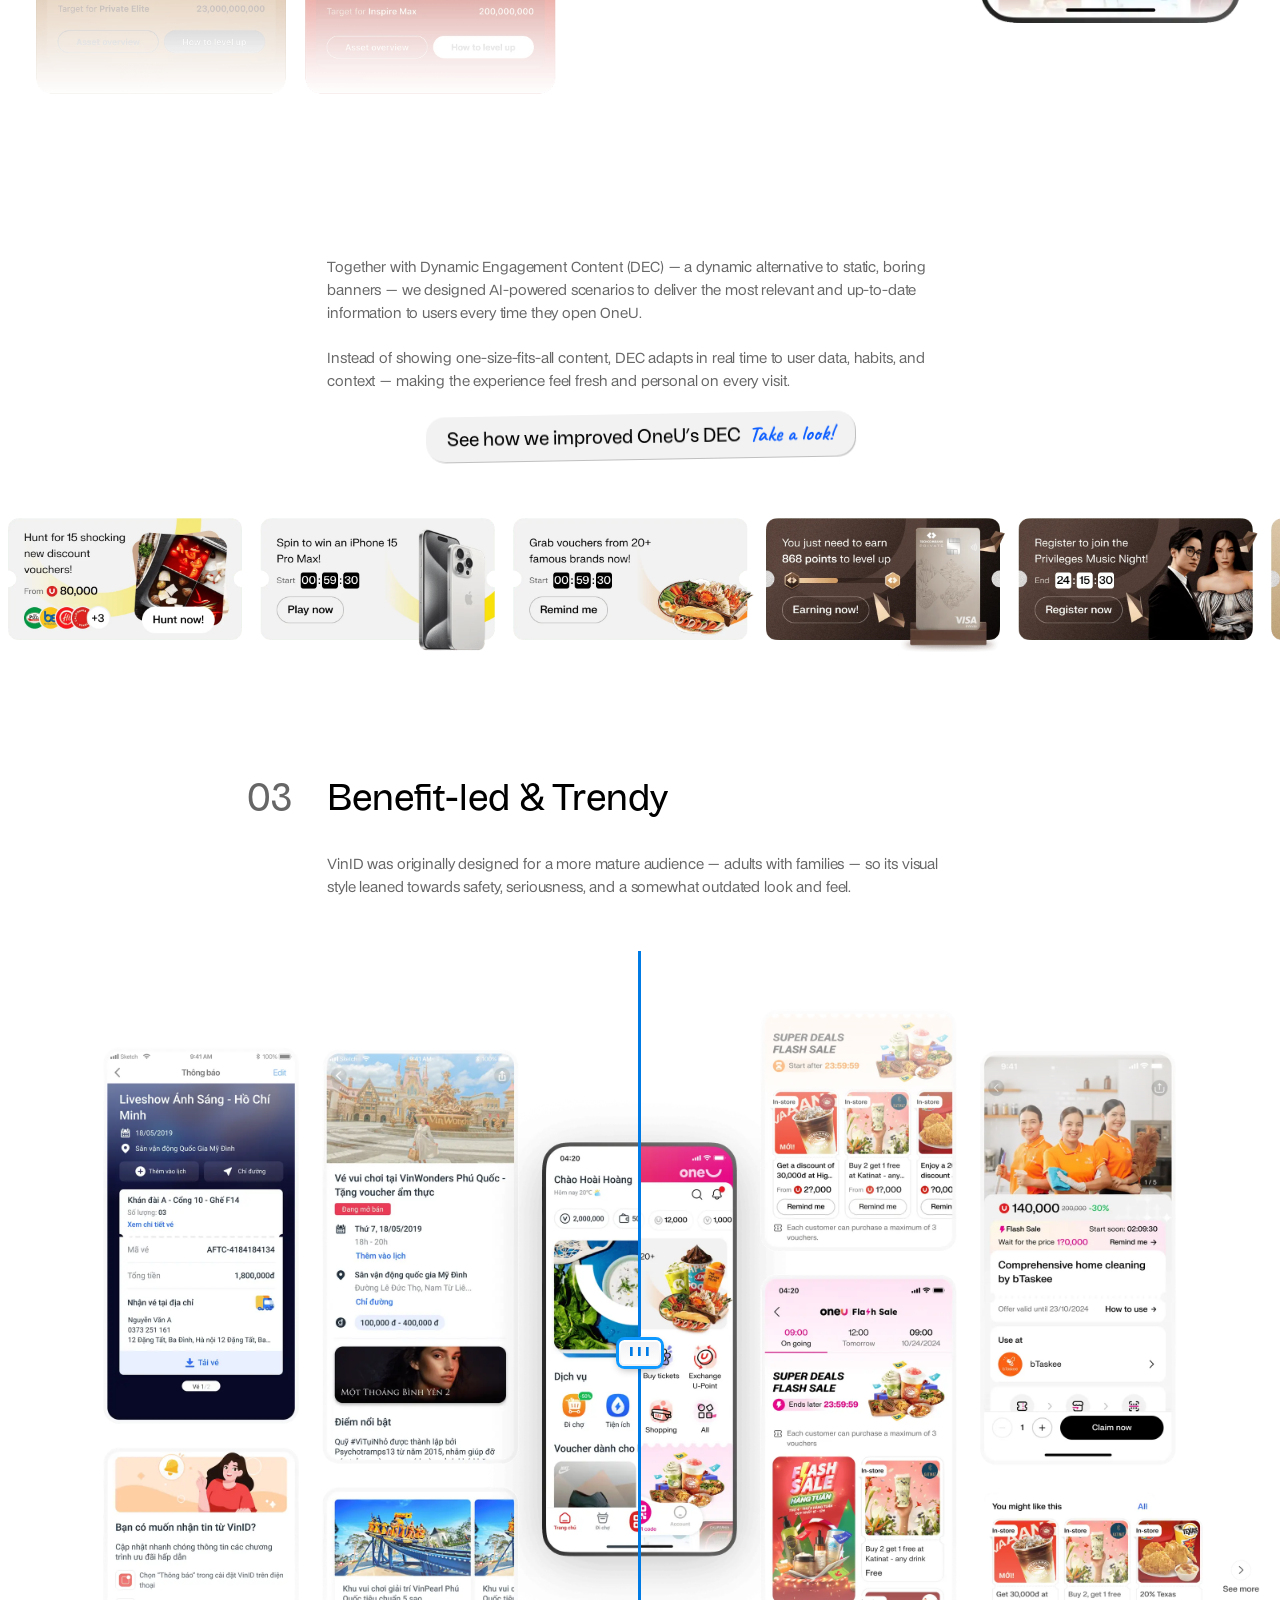
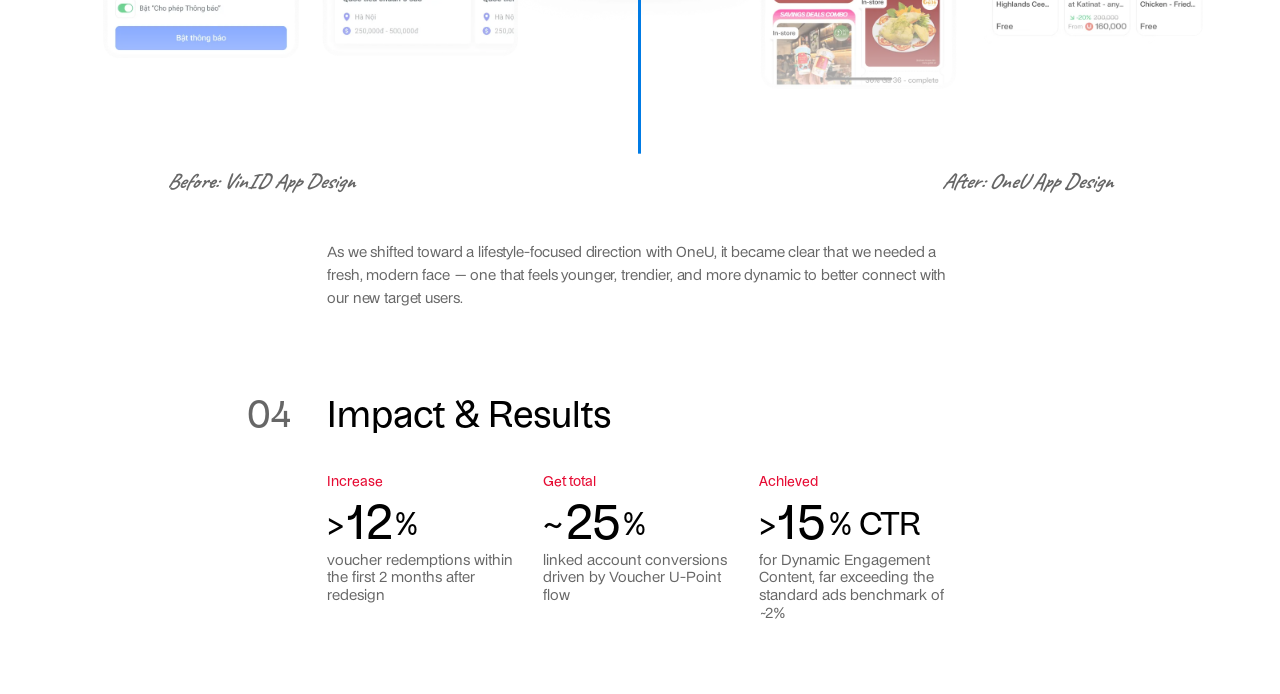
<file: work/oneu.html>
<!doctype html>
<html lang="en">
<head>
<meta charset="utf-8">
<script>(function(){var t;try{t=localStorage.getItem("theme")}catch(e){}if(t!=="dark")t="light";document.documentElement.setAttribute("data-theme",t)})()</script>
<script>(function(){var l;try{l=localStorage.getItem("lang")}catch(e){}document.documentElement.lang=l==="vi"?"vi":"en"})()</script>
<meta name="viewport" content="width=device-width, initial-scale=1">
<title>The New Journey: From VinID → OneU</title>
<link rel="icon" type="image/png" href="../assets/shared/favicon.png">
<link rel="preconnect" href="https://fonts.googleapis.com">
<link rel="preconnect" href="https://fonts.gstatic.com" crossorigin>
<link href="https://fonts.googleapis.com/css2?family=Cal+Sans&display=swap" rel="stylesheet">
<link rel="stylesheet" href="../css/base/type.css?v=uxumtest2">
<link rel="stylesheet" href="../css/base/tokens.css?v=1">
<link rel="stylesheet" href="../css/base/case.css?v=lh1">
<link rel="stylesheet" href="../css/base/case-nav.css">
<link rel="stylesheet" href="../css/base/case-marquee.css?v=full1">
<link rel="stylesheet" href="../css/pages/case-oneu.css?v=lh1">
<link rel="stylesheet" href="../css/base/pref-combo.css">
<link rel="stylesheet" href="../css/base/case-dark.css?v=dk3">
<script src="../js/pages/case-oneu-i18n.js" defer></script>
<script src="../js/pages/lang.js?v=15" defer></script>
<script src="../js/pages/theme.js" defer></script>
<script src="../js/base/pill-swap.js" defer></script>
<script src="../js/base/case-nav.js" defer></script>
<script src="../js/base/case-sprite.js" defer></script>
<script src="../js/pages/case-compare.js" defer></script>
<script src="../js/base/case-marquee.js" defer></script>
</head>
<body class="case">
<div class="case-nav">
  <div class="pill-left">
    <a class="pl-back" href="../index.html" id="pl-back" aria-label="Back to home">
      <img class="pl-chev" src="../assets/shared/icons/chevron.svg" alt="">
      <span class="pl-file"><span class="pl-track t-ui2-s" id="pl-track"><span class="pl-item">Work</span></span></span>
    </a>
    <span class="pl-div"></span>
    <span class="pl-page"><img src="../assets/shared/icons/pages.svg" alt=""><span class="pl-name t-ui2" data-i18n="oneu.s01.1">The New Journey: From VinID → OneU</span></span>
  </div>
  <div class="sidebar-right">
    <div class="pref-combo">
    <button class="theme-toggle" type="button" aria-label="Switch to dark mode" aria-pressed="false">
      <svg class="tt-sun" viewBox="0 0 24 24" fill="none" stroke="currentColor" stroke-width="2" stroke-linecap="round" aria-hidden="true"><circle cx="12" cy="12" r="4.2"/><path d="M12 2.5v2M12 19.5v2M4.6 4.6l1.4 1.4M18 18l1.4 1.4M2.5 12h2M19.5 12h2M4.6 19.4L6 18M18 6l1.4-1.4"/></svg>
      <svg class="tt-moon" viewBox="0 0 24 24" fill="currentColor" aria-hidden="true"><path d="M20.5 14.6A8.5 8.5 0 0 1 9.4 3.5a8.5 8.5 0 1 0 11.1 11.1z"/></svg>
    </button>
    <span class="pc-div" aria-hidden="true"></span>
    <button class="lang-toggle t-ui1" type="button" aria-label="Chuyển sang tiếng Việt"><span class="lt-code lt-en">EN</span><span class="lt-code lt-vi">VI</span></button>
    </div>
    <div class="sr-avatar"><img class="sr-av" src="../assets/shared/avatars/avatar-1.png" alt=""><img class="sr-av" src="../assets/shared/avatars/avatar-2.png" alt=""><img class="sr-av" src="../assets/shared/avatars/avatar-you.png" alt=""><img class="sr-chev" src="../assets/shared/icons/chevron.svg" alt=""></div>
    <button class="sr-share t-ui3" type="button">Share</button>
  </div>
</div>
<main class="case-main">
  <!--
    Add a section: <section class="case-s" id="sNN"> ... </section>, in the order of design/oneu/content.md.
    Layouts (see css/base/case.css header): .case-row (title | content), .case-cols3, .case-read, .case-fig / --card / --bleed.
    Text: .case-h2, .case-p, .case-p--strong, .case-list. Images: file, size and alt from design/oneu/assets.json
    (assets/work/oneu/...), always write <img src alt width height>. Pre-built UI is an image, not HTML.
  -->

  <section class="case-s case-s--first case-s--tight" id="s01">
    <img class="case-logo" src="../assets/work/oneu/s01-logo-oneu.svg" alt="OneU logo" width="230" height="65">
    <h1 class="case-title t-h1-ux" data-i18n="oneu.s01.1">The New Journey: From VinID → OneU</h1>
    <div class="case-meta">
      <div class="case-meta__item">
        <p class="case-label t-b2" data-i18n="oneu.s01.2">Domain</p>
        <div class="case-value t-b2"><span data-i18n="oneu.s01.3">Loyalty, Lifestyle App</span></div>
      </div>
      <div class="case-meta__item">
        <p class="case-label t-b2" data-i18n="oneu.s01.4">Team</p>
        <div class="case-value t-b2"><span data-i18n="oneu.s01.5">4 Product Designers</span><span data-i18n="oneu.s01.6">1 Design Lead</span><span data-i18n="oneu.s01.7">2 Artists</span><span data-i18n="oneu.s01.8">3 Product Owners</span><span data-i18n="oneu.s01.9">12 Developers</span></div>
      </div>
      <div class="case-meta__item">
        <p class="case-label t-b2" data-i18n="oneu.s01.10">Contribution</p>
        <div class="case-value t-b2"><span data-i18n="oneu.s01.11">Visual Direction</span><span data-i18n="oneu.s01.12">Design System</span><span data-i18n="oneu.s01.13">UI Concept / Wireframe</span><span data-i18n="oneu.s01.14">UX Research</span></div>
      </div>
      <div class="case-meta__item">
        <p class="case-label t-b2" data-i18n="oneu.s01.15">Scope</p>
        <div class="case-value t-b2"><span data-i18n="oneu.s01.16">Revamp App</span></div>
      </div>
      <div class="case-meta__item">
        <p class="case-label t-b2" data-i18n="oneu.s01.17">Year</p>
        <div class="case-value t-b2"><span data-i18n="oneu.s01.18">2023 - 2024</span></div>
      </div>
    </div>
  </section>

  <section class="case-s" id="s02">
    <figure class="case-fig case-fig--card case-fig--hero">
      <img src="../assets/work/oneu/s02-hero.webp" alt="VinID app and OneU app side by side with app icons" width="1419" height="829">
    </figure>
  </section>

  <section class="case-s oneu-s03" id="s03">
  <div class="case-row">
    <h2 class="case-h2 t-h3-ux" data-i18n="oneu.s03.1">Project Overview</h2>
    <div class="oneu-s03__body">
      <p class="case-p t-b3" data-i18n="oneu.s03.2">OneU is the strategic transformation of VinID into a lifestyle and loyalty platform — becoming an extended digital arm of Techcombank. The goal is to build a connected ecosystem that integrates reward points, payments, anders into a unified journey of value for both existing (ETB) and new (NTB) customers.</p>
      <p class="case-p case-p--strong t-b3-m" data-i18n="oneu.s03.3">Objective:<br>To create a cohesive lifestyle platform that strengthens the relationship between users and Techcombank through seamless point redemption, payments, and exclusiveers — all in one place.</p>
    </div>
  </div>
  <div class="case-row">
    <h2 class="case-h2 t-h3-ux" data-i18n="oneu.s03.4">Challenge</h2>
    <div class="oneu-s03__body">
      <p class="case-p t-b3" data-i18n="oneu.s03.5">VinID was previously perceived as a limited “points – redemption” super app with little emphasis on lifestyle integration or banking ecosystem synergy.</p>
      <p class="case-p case-p--strong t-b3-m" data-i18n="oneu.s03.6">Users often felt:</p>
      <ul class="case-list t-b3">
        <li data-i18n="oneu.s03.7">The experience was outdated and uninspiring.</li>
        <li data-i18n="oneu.s03.8">The lack of account connectivity reduced personalization.</li>
        <li data-i18n="oneu.s03.9">The interface did not reflect the modern lifestyle image Techcombank wanted to convey.</li>
      </ul>
      <p class="case-p case-p--strong t-b3-m" data-i18n="oneu.s03.10">Key Goals for OneU:</p>
      <ul class="case-list t-b3">
        <li data-i18n="oneu.s03.11">Attract and retain users through a more engaging, benefit-driven experience.</li>
        <li data-i18n="oneu.s03.12">Unify the two platforms — Techcombank (transactions) and OneU (lifestyle) — into “one journey.”</li>
        <li data-i18n="oneu.s03.13">Enable multi-channel point integration (e.g., T-Pay, Wealth ID, Merchant...).</li>
      </ul>
    </div>
  </div>
  <div class="case-row">
    <h2 class="case-h2 t-h3-ux" data-i18n="oneu.s03.14">Design Process</h2>
    <div class="oneu-s03__body">
      <p class="case-p t-b3" data-i18n="oneu.s03.15">This project was a cross-functional effort that brought together teams from Marketing, Branding, Product, and Visual Design. We aligned early to define a unified direction — not just for the app, but across all customer touchpoints — ensuring consistency in both experience and brand expression.</p>
    </div>
  </div>
</section>

  <section class="case-s oneu-s04" id="s04">
  <figure class="case-fig case-fig--bleed oneu-s04__fig">
    <img class="oneu-s04__photo" src="../assets/work/oneu/s04-photo.webp" alt="Young woman in a red beanie carrying a skateboard on a Hanoi street" width="1921" height="1280">
    <div class="case-sprite oneu-s04__phone" style="--frames:5; --dur:4s" role="img" aria-label="OneU home screen cycling through the membership tiers">
      <div class="case-sprite__strip" style="background-image:url(../assets/work/oneu/s04-phone-strip.webp)"></div>
    </div>
  </figure>
</section>

  <section class="case-s oneu-s05" id="s05">
    <h2 class="case-title t-h1-ux" data-i18n="oneu.s05.1">From Brand Core to User Touchpoints</h2>
    <div class="case-cols3 oneu-s05__cols">
      <div>
        <h3 class="case-h2 t-h3-ux" data-i18n="oneu.s05.2">Find the New OneU Characteristic</h3>
        <p class="case-p oneu-s05__p t-b3" data-i18n="oneu.s05.3">We aligned cross-functional teams to define OneU’s personality — dynamic, youthful, and value-focused — as the foundation for all design decisions.</p>
      </div>
      <div>
        <h3 class="case-h2 t-h3-ux" data-i18n="oneu.s05.4">Redesign the Visual &amp; Experience System</h3>
        <p class="case-p oneu-s05__p t-b3" data-i18n="oneu.s05.5">We revamped the entire visual and experience system, from color, typography, and iconography to personalized, dynamic, and benefit-led UX principles.</p>
      </div>
      <div>
        <h3 class="case-h2 t-h3-ux" data-i18n="oneu.s05.6">Apply Across Every Touchpoint</h3>
        <p class="case-p oneu-s05__p t-b3" data-i18n="oneu.s05.7">We applied this personality consistently across features, UI flows, and external communication — ensuring every user interaction felt distinctly OneU.</p>
      </div>
    </div>

    <!-- Pillar diagram. Desktop: .oneu-s05__art (logo "one" + 4 blobs, one transparent PNG/WebP) sits behind the pillar text,
         which is positioned in % of the 1420x651 box (Figma x250-1670, y5027-5678). Mobile: art on top, pillars in a 2x2 grid. -->
    <div class="oneu-s05__diagram">
      <div class="oneu-s05__art">
        <img src="../assets/work/oneu/s05-pillar.webp" alt="OneU logo surrounded by four soft colour blobs" width="1506" height="966">
        <img class="oneu-s05__logo" src="../assets/work/oneu/s05-logo.svg" alt="" width="322" height="253">
      </div>
      <div class="oneu-s05__pillar oneu-s05__pillar--dynamic">
        <h3 class="oneu-s05__name" data-i18n="oneu.s05.8">Dynamic</h3>
        <p class="oneu-s05__desc" data-i18n="oneu.s05.9">Feed me something fresh and exciting every time I open the app</p>
      </div>
      <div class="oneu-s05__pillar oneu-s05__pillar--benefit">
        <h3 class="oneu-s05__name" data-i18n="oneu.s05.10">Benefit-led</h3>
        <p class="oneu-s05__desc" data-i18n="oneu.s05.11">Bring me real value — great deals, points, and easy rewards</p>
      </div>
      <div class="oneu-s05__pillar oneu-s05__pillar--trendy">
        <h3 class="oneu-s05__name" data-i18n="oneu.s05.12">Trendy</h3>
        <p class="oneu-s05__desc" data-i18n="oneu.s05.13">Feeling trendy, modern, and match my lifestyle vibe</p>
      </div>
      <div class="oneu-s05__pillar oneu-s05__pillar--personalized">
        <h3 class="oneu-s05__name" data-i18n="oneu.s05.14">Personalized</h3>
        <p class="oneu-s05__desc" data-i18n="oneu.s05.15">Just suggest what fits me best</p>
      </div>
    </div>
  </section>

  <section class="case-s oneu-s06" id="s06">
    <div class="oneu-s06__inner">
      <div class="oneu-s06__head">
        <span class="oneu-s06__num" aria-hidden="true">01</span>
        <h2 class="oneu-s06__title" data-i18n="oneu.s06.1">Visual Direction &amp; Design System</h2>
      </div>
      <div class="oneu-s06__body">
        <p class="case-p t-b3" data-i18n="oneu.s06.2">This app revamp marked a complete overhaul of our visual and UI design system. Guided by our brand personality pillars, we crafted a fresh and trendy visual identity — one that feels dynamic and fully personalized across every touchpoint</p>
        <p class="case-p case-p--strong t-b3-m" data-i18n="oneu.s06.3">“Dynamic” is the core design philosophy behind OneU</p>
        <p class="case-p t-b3" data-i18n="oneu.s06.4">We wanted everything on the platform — from content to products — to feel alive and constantly evolving. That meant our visual elements had to move with the same energy.</p>
        <p class="case-p t-b3" data-i18n="oneu.s06.5"><strong class="case-p--strong t-b3-m">Take the connected app icon set as an example.</strong><br>We moved away from the old static, minimalistic style and embraced a more expressive, fluid visual language. Each icon was redrawn with a unique perspective, as if captured mid-motion. Supporting elements were added to create depth and enhance the feeling of movement — turning static visuals into living moments.</p>
        <p class="case-p t-b3" data-i18n="oneu.s06.6">Shout-out to our two amazing visual artists behind OneU’s icon set. Their creativity and attention to detail brought our dynamic design philosophy to life — crafting a bold, expressive icon system that truly moves with the brand.</p>
      </div>
    </div>
  </section>

  <section class="case-s oneu-s07" id="s07">
    <figure class="case-fig case-fig--bleed oneu-s07__fig">
      <img src="../assets/work/oneu/s07-icons-banners.webp" alt="Before and after icon table with banner grid" width="1922" height="1323">
      <p class="oneu-s07__label oneu-s07__label--before" data-i18n="oneu.s07.1">Before</p>
      <p class="oneu-s07__label oneu-s07__label--after" data-i18n="oneu.s07.2">And after</p>
    </figure>
    <p class="oneu-s07__caption" data-i18n="oneu.s07.3">Illustration: Connected app &amp; in-app Banner by Oneu’s artist</p>
  </section>

  <section class="case-s oneu-s08" id="s08">
    <div class="oneu-s08__row fade-bottom">
      <div class="oneu-s08__phone">
        <img src="../assets/work/oneu/s08-order-a.webp" alt="OneU order screen, state A" width="750" height="1588">
        <div class="case-sprite" style="--frames:10; left:2.046%; top:0.966%; width:95.908%; height:37.319%; --rx:11.2%; --ry:13.59%" aria-hidden="true">
          <div class="case-sprite__strip" style="background-image:url(../assets/work/oneu/s08-order-a-strip.webp)"></div>
        </div>
      </div>
      <div class="oneu-s08__phone">
        <img src="../assets/work/oneu/s08-order-b.webp" alt="OneU order screen, state B" width="750" height="1588">
        <div class="case-sprite" style="--frames:10; left:2.046%; top:0.966%; width:95.908%; height:37.319%; --rx:11.2%; --ry:13.59%" aria-hidden="true">
          <div class="case-sprite__strip" style="background-image:url(../assets/work/oneu/s08-order-b-strip.webp)"></div>
        </div>
      </div>
      <div class="oneu-s08__phone">
        <img src="../assets/work/oneu/s08-order-c.webp" alt="OneU order screen, state C" width="750" height="1588">
        <div class="case-sprite fade-bottom" style="--frames:10; left:2.046%; top:0.966%; width:95.908%; height:36.78%; border-radius:11.2% 11.2% 0 0 / 13.79% 13.79% 0 0; --fade:30%" aria-hidden="true">
          <div class="case-sprite__strip" style="background-image:url(../assets/work/oneu/s08-order-c-strip.webp)"></div>
        </div>
      </div>
    </div>
  </section>

  <section class="case-s oneu-s09" id="s09">
  <div class="oneu-s09__read">
    <p class="case-p case-p--strong t-b3-m" data-i18n="oneu.s09.1">Let’s talk about my favorite part: the Design System</p>
    <p class="case-p t-b3" data-i18n="oneu.s09.2">The VinID Design System was once well-known within the local design community.</p>
    <p class="case-p t-b3" data-i18n="oneu.s09.3">However, as the product evolved, so did the needs — and the existing system could no longer keep up with the day-to-day demands of OneU’s Product Designers.</p>
    <p class="case-p t-b3" data-i18n="oneu.s09.4">The app revamp presented the perfect opportunity. We reimagined and launched a brand-new Design System, built from the ground up based on real usage insights and habits gathered from OneU’s internal design team.</p>
    <p class="case-p t-b3" data-i18n="oneu.s09.5">The result: a more flexible, scalable, and designer-friendly system that powers both consistency and creativity.</p>
  </div>
</section>

  <section class="case-s case-s--tight oneu-s10" id="s10">
  <figure class="case-fig case-fig--bleed oneu-s10__fig">
    <img class="fade-y" style="--fade: 20.86%" src="../assets/work/oneu/s10-design-system-grid.webp" alt="OneU Design System component grid" width="1920" height="2162">
    <figcaption class="oneu-s10__cap" data-i18n="oneu.s10.1">This is just 10% of the total OneU Design System.</figcaption>
  </figure>
</section>

  <section class="case-s oneu-s11" id="s11">
  <h2 class="oneu-s11__head"><span class="oneu-s11__num">02</span><span class="oneu-s11__title" data-i18n="oneu.s11.1">Personalized &amp; Dynamic</span></h2>
  <div class="oneu-s11__read">
    <p class="case-p t-b3" data-i18n="oneu.s11.2">To create a smooth connection between the banking app (Techcombank Mobile) and the lifestyle app (OneU), we synced the user’s membership level from Techcombank and showed it at the top of OneU’s home screen.</p>
    <p class="case-p t-b3" data-i18n="oneu.s11.3">This small detail helped make the experience feel more <strong>personal</strong>.</p>
  </div>
  <figure class="case-fig case-fig--bleed oneu-s11__fig">
    <img class="fade-bottom" style="--fade: 45.66%" src="../assets/work/oneu/s11-personalized-dynamic.webp" alt="Personalized and dynamic OneU screens" width="1920" height="830">
    <span class="oneu-s11__cap oneu-s11__cap--tcb" data-i18n="oneu.s11.4">Techcombank Homepage</span>
    <span class="oneu-s11__cap oneu-s11__cap--oneu" data-i18n="oneu.s11.5">OneU Homepage</span>
  </figure>
</section>

  <section class="case-s oneu-s12" id="s12">
    <div class="oneu-s12__text">
      <p class="case-p t-b3" data-i18n="oneu.s12.1">Based on the key visuals (KV) of each Techcombank membership tier, we adapted and integrated them into the OneU homepage.</p>
      <p class="case-p t-b3" data-i18n="oneu.s12.2">But we didn’t stop there — the entire content and product experience within the app also changes <strong>dynamically</strong> according to the user’s tier, ensuring it aligns with their persona and needs.</p>
    </div>
    <figure class="case-fig case-fig--bleed oneu-s12__fig">
      <div class="oneu-s12__stage">
        <img class="oneu-s12__base" src="../assets/work/oneu/s12-base.webp" alt="OneU membership tiers" width="1920" height="1118">
        <div class="case-sprite oneu-s12__phone" style="--frames:5; --dur:4s" role="img" aria-label="OneU home screen cycling through the membership tiers">
          <div class="case-sprite__strip" style="background-image:url(../assets/work/oneu/s04-phone-strip.webp)"></div>
        </div>
        <div class="oneu-s12__tiers" aria-hidden="true">
          <div class="oneu-s12__cards">
            <span class="oneu-s12__card" style="--k:1"></span>
            <span class="oneu-s12__card" style="--k:2"></span>
            <span class="oneu-s12__card" style="--k:3"></span>
            <span class="oneu-s12__card" style="--k:4"></span>
          </div>
          <img class="oneu-s12__hdr" src="../assets/work/oneu/s12-tier-header.webp" alt="" width="375" height="88">
        </div>
        <div class="oneu-s12__arrow" aria-hidden="true">
          <svg viewBox="0 0 19.2531 33.6334" fill="none" xmlns="http://www.w3.org/2000/svg">
            <path d="M3.26483 3.26483L14.554 14.554C15.346 15.346 15.742 15.742 15.8904 16.1987C16.0209 16.6004 16.0209 17.0331 15.8904 17.4347C15.742 17.8914 15.346 18.2874 14.554 19.0795L3.26483 30.3686" stroke="#b3b3b3" stroke-width="6.52966" stroke-linecap="round"/>
          </svg>
        </div>
      </div>
    </figure>
  </section>

    <section class="case-s oneu-s13" id="s13">
    <div class="oneu-s13__text">
      <p class="case-p t-b3" data-i18n="oneu.s13.1">Together with Dynamic Engagement Content (DEC) — a dynamic alternative to static, boring banners — we designed AI-powered scenarios to deliver the most relevant and up-to-date information to users every time they open OneU.</p>
      <p class="case-p t-b3" data-i18n="oneu.s13.2">Instead of showing one-size-fits-all content, DEC adapts in real time to user data, habits, and context — making the experience feel fresh and personal on every visit.</p>
    </div>
    <!-- No real link yet: kept as a disabled pill. Needs Caveat (Google Fonts) for the handwritten label. -->
    <a class="oneu-s13__cta" href="dec.html">
      <span class="oneu-s13__cta-text" data-i18n="oneu.s13.3">See how we improved OneU’s DEC</span>
      <span class="link-hand oneu-s13__cta-note" data-i18n="oneu.s13.4">Take a look!</span>
    </a>
    <figure class="case-fig case-fig--bleed oneu-s13__banners case-marquee" role="img" aria-label="Strip of DEC campaign banners">
      <div class="case-marquee__track">
        <img src="../assets/shared/case/s13-dec-banners-loop.webp" alt="" width="2274" height="214">
        <img src="../assets/shared/case/s13-dec-banners-loop.webp" alt="" width="2274" height="214" aria-hidden="true">
        <img src="../assets/shared/case/s13-dec-banners-loop.webp" alt="" width="2274" height="214" aria-hidden="true">
      </div>
    </figure>
  </section>

    <section class="case-s oneu-s14" id="s14">
    <div class="oneu-head"><span class="oneu-head__num">03</span><h2 class="oneu-head__title" data-i18n="oneu.s14.1">Benefit-led &amp; Trendy</h2></div>
    <p class="oneu-p24 oneu-s14__p1" data-i18n="oneu.s14.2">VinID was originally designed for a more mature audience — adults with families — so its visual style leaned towards safety, seriousness, and a somewhat outdated look and feel.</p>
    <div class="case-compare" data-compare>
      <div class="case-compare__stage">
        <div class="case-compare__layer case-compare__layer--after">
          <img class="case-compare__img fade-y" style="--hr:1;--fade:28%" src="../assets/work/oneu/s14-after.webp" alt="Benefit screens after the redesign" width="2562" height="1607" draggable="false">
        </div>
        <div class="case-compare__layer case-compare__layer--before">
          <img class="case-compare__img fade-y" style="--hr:1;--fade:28%" src="../assets/work/oneu/s14-before.webp" alt="Benefit screens before the redesign" width="2562" height="1607" draggable="false">
        </div>
        <div class="case-compare__bar" aria-hidden="true"><span class="case-compare__knob"></span></div>
        <input class="case-compare__range" type="range" min="0" max="100" step="1" value="50" aria-label="Compare before and after: drag to reveal">
      </div>
      <div class="case-compare__labels">
        <p class="case-p case-p--strong t-b3-m" data-i18n="oneu.s14.3">Before: VinID App Design</p>
        <p class="case-p case-p--strong t-b3-m" data-i18n="oneu.s14.4">After: OneU App Design</p>
      </div>
    </div>
    <p class="oneu-p24 oneu-s14__p2" data-i18n="oneu.s14.5">As we shifted toward a lifestyle-focused direction with OneU, it became clear that we needed a fresh, modern face — one that feels younger, trendier, and more dynamic to better connect with our new target users.</p>
  </section>

    <section class="case-s oneu-s15" id="s15">
    <div class="oneu-head"><span class="oneu-head__num">04</span><h2 class="oneu-head__title" data-i18n="oneu.s15.1">Impact &amp; Results</h2></div>
    <div class="oneu-s15__stats">
      <div class="oneu-stat">
        <p class="oneu-stat__kicker" data-i18n="oneu.s15.2">Increase</p>
        <p class="oneu-stat__num"><span class="oneu-stat__sym">&gt;</span><span class="oneu-stat__val">12</span><span class="oneu-stat__sym">%</span></p>
        <p class="oneu-stat__desc" data-i18n="oneu.s15.3">voucher redemptions within the first 2 months after redesign</p>
      </div>
      <div class="oneu-stat">
        <p class="oneu-stat__kicker" data-i18n="oneu.s15.4">Get total</p>
        <p class="oneu-stat__num"><span class="oneu-stat__sym">~</span><span class="oneu-stat__val">25</span><span class="oneu-stat__sym">%</span></p>
        <p class="oneu-stat__desc" data-i18n="oneu.s15.5">linked account conversions driven by Voucher U-Point flow</p>
      </div>
      <div class="oneu-stat">
        <p class="oneu-stat__kicker" data-i18n="oneu.s15.6">Achieved</p>
        <p class="oneu-stat__num"><span class="oneu-stat__sym">&gt;</span><span class="oneu-stat__val">15</span><span class="oneu-stat__sym">% CTR</span></p>
        <p class="oneu-stat__desc" data-i18n="oneu.s15.7">for Dynamic Engagement Content, far exceeding the standard ads benchmark of ~2%</p>
      </div>
    </div>
  </section>
</main>
</body>
</html>
</file>
<file: css/base/tokens.css>
/* ==========================================================================
   Design tokens for the whole site (index.html, work/*.html). Load FIRST on every page.
   Proposal approved 2026-11-28: _review/ds-proposal.html

   BREAKPOINTS (chốt 2026-11-29, mọi file CSS theo đúng 3 nấc này; biến CSS không dùng được trong @media nên chỉ chốt số)
     phone    ≤767        @media (max-width: 767px)
     tablet   768–1023    @media (min-width: 768px) and (max-width: 1023px)
     desktop  ≥1024       @media (min-width: 1024px)
     "Không phải desktop" (phone + tablet chung một rule) = @media (max-width: 1023px).
     Cỡ màn kiểm: 375 · 390 · 430 · 768 · 1024 · 1280 · 1440 · 1920.

   TWO TIERS, NO GLOBAL PALETTE
     1. Theme   --theme-*   raw values, two modes: Light (:root) and Dark (html[data-theme="dark"]).
                            Dark mode overrides ONLY this tier. Never use --theme-* in component CSS.
     2. Alias   --object-*  text and icons
                --bg-*      backgrounds
                --border-*  borders and dividers
                --paint-*   gradients and image fills (the "paint style" group)
     Component CSS uses only alias tokens. Raw colours stay in a component only for illustration colours
     (cursor chips, Work thumbnail scrims, compare knob...), each marked "illustration" where it is used.

   TEXT STYLES = CLASSES IN THE HTML
     .t-<role>-<variant>   role = size step, variant = font. All variants of one role share --<role>-size / -lh / -ls,
                           so editing a role here changes it everywhere. Component CSS never declares font-family/size/weight/
                           line-height/letter-spacing (only layout).
       Display  D1 160 · D2 140 · D3 72
       Heading  H1 56 · H2 48 · H3 40 · H4 36
       Title    T1 28 · T2 24 · T3 20 · T4 17
       Body     B1 18 · B2 16 · B3 14 · B4 12     fixed px, regular (.t-b3) or medium (.t-b3-m)
       Note     N1 80 · N2 32 · N3 28             Caveat 700
       UI       UI1 15 · UI2 13 · UI3 11          Inter, fake Figma chrome only
       Fun      80                                Bangers, the sticker
     Variants: ux = Uxum 400, cal = Cal Sans 400, bdo = BDO Grotesk 500 (-2%), mono = IBM Plex Mono 500.

   SCALING
     Display / Heading / Title / Note sizes are design px at 1920, multiplied by --u, with a mobile floor:
       size = max(floor, design * --u)
     Home: --u = 1px (the home stage scales as a whole). Case pages (css/base/case.css): --u = --case-u
     (min(100vw,1600px)/1920) and below 1024px --u = 0px, so every style sits on its floor
     (at 1024 the desktop sizes are already on their floors, so tablet continues seamlessly). B1/B2: tablet keeps
     18/16 like desktop, phone drops to 16/14 (case.css).
     Body and UI styles are fixed px.
   ========================================================================== */

/* ---------- fonts (Cal Sans, Inter, IBM Plex Mono, Bangers come from Google Fonts in each page's <head>) ---------- */
/* VFK - Uxum 1.002 (1B): Vietnamese Light / Regular / Bold */
@font-face { font-family: "Uxum"; font-weight: 300; font-style: normal; font-display: swap; src: url("../../assets/shared/fonts/VFK-Uxum-Light.woff2?v=1b") format("woff2"); }
@font-face { font-family: "Uxum"; font-weight: 400; font-style: normal; font-display: swap; src: url("../../assets/shared/fonts/VFK-Uxum-Regular.woff2?v=1b") format("woff2"); }
@font-face { font-family: "Uxum"; font-weight: 700; font-style: normal; font-display: swap; src: url("../../assets/shared/fonts/VFK-Uxum-Bold.woff2?v=1b") format("woff2"); }
@font-face { font-family: "BDO Grotesk"; font-weight: 400; font-style: normal; font-display: swap; src: url("../../assets/shared/fonts/BDOGrotesk-Regular.otf") format("opentype"); }
@font-face { font-family: "BDO Grotesk"; font-weight: 500; font-style: normal; font-display: swap; src: url("../../assets/shared/fonts/BDOGrotesk-Medium.otf") format("opentype"); }
/* Caveat 700 with full Vietnamese (Google's Caveat lacks hỏi / ơ ư): VFK - Caveat Bold 1.008 (8A), OFL (see VFK-Caveat-OFL.txt) */
@font-face { font-family: "Caveat"; font-weight: 700; font-style: normal; font-display: swap; src: url("../../assets/shared/fonts/VFK-Caveat-Bold.woff2?v=8a") format("woff2"); }

:root {
  /* ======================= 1. THEME · Light ======================= */
  --theme-ink: #000;
  --theme-ink-60: rgba(0, 0, 0, .6);
  --theme-ink-40: rgba(0, 0, 0, .4);
  --theme-ink-30: rgba(0, 0, 0, .3);
  --theme-ink-16: rgba(0, 0, 0, .16);
  --theme-ink-10: rgba(0, 0, 0, .1);
  --theme-canvas: #f5f5f5;
  --theme-surface-1: #fff;
  --theme-surface-2: #f2f2f2;
  --theme-surface-3: #e6e6e6;
  --theme-line: #e6e6e6;
  --theme-blue: #0d5eff;
  --theme-red: #f24822;
  --theme-green: #16b24a;
  --theme-green-subtle: #e8f6ec;
  --theme-green-soft: #b4ecc8;
  --theme-crimson: #e60a32;
  --theme-crimson-subtle: #fde6ea;
  --theme-crimson-soft: #ffb4b4;
  --theme-mark: rgba(255, 241, 171, .6);
  --theme-overlay: rgba(229, 229, 229, .5);
  --theme-card: linear-gradient(180deg, #f9f9f9, #fff);
  --theme-dots: url("../../assets/home/thumb/bg-dot.png");
  --theme-dots-size: 16px;
  --theme-shadow-alpha: .1;
  /* same in both modes (Figma chrome colours) */
  --theme-white: #fff;
  --theme-figma-blue: #0d99ff;
  --theme-purple: #9747ff;
  --theme-yellow: #ffcd29;
  --theme-near-black: #1e1e1e;
  --theme-flap: linear-gradient(180deg, #eb445f, #e20a88);
  --theme-ai: linear-gradient(90deg, #0d5eff 0%, #12c4ff 55%, #ffe600 100%);

  /* ======================= 2. ALIAS ======================= */
  /* Object: text, icons */
  --object-primary: var(--theme-ink);
  --object-secondary: var(--theme-ink-60);
  --object-tertiary: var(--theme-ink-40);
  --object-disabled: var(--theme-ink-16);
  --object-onbrand: var(--theme-white);
  --object-brand: var(--theme-blue);
  --object-selected: var(--theme-figma-blue);
  --object-highlight: var(--theme-red);
  --object-success: var(--theme-green);
  --object-danger: var(--theme-crimson);

  /* Background */
  --bg-canvas: var(--theme-canvas);
  --bg-layer-1: var(--theme-surface-1);
  --bg-layer-2: var(--theme-surface-2);
  --bg-layer-3: var(--theme-surface-3);
  --bg-tint: var(--theme-ink-10);
  --bg-inverse: var(--theme-near-black);
  --bg-overlay: var(--theme-overlay);
  --bg-selected: var(--theme-figma-blue);
  --bg-accent: var(--theme-purple);
  --bg-highlight: var(--theme-red);
  --bg-warning: var(--theme-yellow);
  --bg-mark: var(--theme-mark);
  --bg-success-subtle: var(--theme-green-subtle);
  --bg-success-soft: var(--theme-green-soft);
  --bg-danger-subtle: var(--theme-crimson-subtle);
  --bg-danger-soft: var(--theme-crimson-soft);

  /* Border */
  --border-default: var(--theme-line);
  --border-strong: var(--theme-ink-30);
  --border-inverse: var(--theme-white);
  --border-selected: var(--theme-figma-blue);
  --border-highlight: var(--theme-red);
  --border-success: var(--theme-green);
  --border-danger: var(--theme-crimson);

  /* Paint: gradients, image fills */
  --paint-ai: var(--theme-ai);
  --paint-card: var(--theme-card);
  --paint-flap: var(--theme-flap);
  --paint-canvas-dots: var(--theme-dots);
  --paint-canvas-dots-size: var(--theme-dots-size);

  /* Effects (not colours; follow the mode through --theme-shadow-alpha) */
  --shadow-chrome: 0 0 .5px rgba(0, 0, 0, calc(var(--theme-shadow-alpha) * 1.8)), 0 3px 8px rgba(0, 0, 0, var(--theme-shadow-alpha)), 0 1px 3px rgba(0, 0, 0, var(--theme-shadow-alpha));
  --shadow-chrome-ui: 0 1px 3px rgba(0, 0, 0, var(--theme-shadow-alpha));
  --shadow-chrome-drop: drop-shadow(0 1px 1.5px rgba(0, 0, 0, var(--theme-shadow-alpha)));

  /* ======================= TYPOGRAPHY ======================= */
  --u: 1px;
  --font-ux: "Uxum", "Cal Sans", sans-serif;
  --font-cal: "Cal Sans", sans-serif;
  --font-bdo: "BDO Grotesk", "Inter", system-ui, sans-serif;   /* body stays BDO (2026-11-28); headings pick the ux variant */
  --font-mono: "IBM Plex Mono", monospace;
  --font-inter: "Inter", system-ui, sans-serif;
  --font-caveat: "Caveat", cursive;
  --font-bangers: "Bangers", cursive;

  /* Display */
  --d1-size: calc(160 * var(--u));          --d1-lh: .9;   --d1-ls: -.02em;
  --d2-size: calc(140 * var(--u));          --d2-lh: .9;   --d2-ls: -.02em;
  --d3-size: max(40px, calc(72 * var(--u))); --d3-lh: 1.1; --d3-ls: 0;
  /* Heading */
  --h1-size: max(34px, calc(56 * var(--u))); --h1-lh: 1.2;  --h1-ls: 0;
  --h2-size: max(28px, calc(48 * var(--u))); --h2-lh: 1;    --h2-ls: 0;
  --h3-size: max(26px, calc(40 * var(--u))); --h3-lh: 1.2;  --h3-ls: 0;
  --h4-size: max(22px, calc(36 * var(--u))); --h4-lh: 1.22; --h4-ls: 0;
  /* Title */
  --t1-size: max(18px, calc(28 * var(--u))); --t1-lh: 1.3;  --t1-ls: 0;
  --t2-size: max(16px, calc(24 * var(--u))); --t2-lh: 1.3;  --t2-ls: 0;
  --t3-size: max(14px, calc(20 * var(--u))); --t3-lh: 1.3;  --t3-ls: 0;
  --t4-size: max(13px, calc(17 * var(--u))); --t4-lh: 1.4;  --t4-ls: 0;
  /* Body (fixed) */
  --b1-size: 18px; --b1-lh: 1.33; --b1-ls: -.02em;
  --b2-size: 16px; --b2-lh: 1.4;  --b2-ls: 0;
  --b3-size: 14px; --b3-lh: 1.65; --b3-ls: -.01em;
  --b4-size: 12px; --b4-lh: 1.33; --b4-ls: 0;
  /* Note */
  --n1-size: max(40px, calc(80 * var(--u))); --n1-lh: 1;    --n1-ls: 0;
  --n2-size: max(22px, calc(32 * var(--u))); --n2-lh: 1.15; --n2-ls: 0;
  --n3-size: max(20px, calc(28 * var(--u))); --n3-lh: 1.2;  --n3-ls: 0;
  /* UI (fixed) */
  --ui1-size: 15px; --ui1-lh: 22px; --ui1-ls: 0;
  --ui2-size: 13px; --ui2-lh: 22px; --ui2-ls: 0;
  --ui3-size: 11px; --ui3-lh: 16px; --ui3-ls: .005em;
  /* Fun */
  --fun-size: calc(80 * var(--u)); --fun-lh: 1.1; --fun-ls: 0;
}

/* ======================= 1. THEME · Dark ======================= */
html[data-theme="dark"] {
  color-scheme: dark;
  --theme-ink: #fff;
  --theme-ink-60: rgba(255, 255, 255, .6);
  --theme-ink-40: rgba(255, 255, 255, .45);
  --theme-ink-30: rgba(255, 255, 255, .4);
  --theme-ink-16: rgba(255, 255, 255, .16);
  --theme-ink-10: rgba(255, 255, 255, .1);
  --theme-canvas: #212121;
  --theme-surface-1: #2c2c2c;
  --theme-surface-2: #383838;
  --theme-surface-3: #444;
  --theme-line: #444;
  --theme-blue: #6b9bff;
  --theme-red: #ff6a4a;
  --theme-green: #3fd07a;
  --theme-green-subtle: #1d3326;
  --theme-green-soft: #1f3d2a;
  --theme-crimson: #ff5c78;
  --theme-crimson-subtle: #4a2228;
  --theme-crimson-soft: #4a2228;
  --theme-mark: rgba(255, 205, 41, .28);
  --theme-overlay: rgba(30, 30, 30, .55);
  --theme-card: linear-gradient(180deg, #2a2a2a, #212121);
  --theme-dots: url("../../assets/home/thumb/bg-dot-dark.png");
  --theme-dots-size: 18px;
  --theme-shadow-alpha: .4;
}

/* ======================= TEXT STYLES ======================= */
/* Display */
.t-d1-ux   { font: 400 var(--d1-size)/var(--d1-lh) var(--font-ux);   letter-spacing: var(--d1-ls); }
.t-d1-cal  { font: 400 var(--d1-size)/var(--d1-lh) var(--font-cal);  letter-spacing: var(--d1-ls); }
.t-d2-cal  { font: 400 var(--d2-size)/var(--d2-lh) var(--font-cal);  letter-spacing: var(--d2-ls); }
.t-d2-mono { font: 500 var(--d2-size)/var(--d2-lh) var(--font-mono); letter-spacing: -7px; }
.t-d3-ux   { font: 400 var(--d3-size)/var(--d3-lh) var(--font-ux);   letter-spacing: var(--d3-ls); }
.t-d3-cal  { font: 400 var(--d3-size)/var(--d3-lh) var(--font-cal);  letter-spacing: var(--d3-ls); }
/* Heading */
.t-h1-ux   { font: 400 var(--h1-size)/var(--h1-lh) var(--font-ux);   letter-spacing: var(--h1-ls); }
.t-h1-cal  { font: 400 var(--h1-size)/var(--h1-lh) var(--font-cal);  letter-spacing: var(--h1-ls); }
.t-h2-ux   { font: 400 var(--h2-size)/var(--h2-lh) var(--font-ux);   letter-spacing: var(--h2-ls); }
.t-h2-cal  { font: 400 var(--h2-size)/var(--h2-lh) var(--font-cal);  letter-spacing: var(--h2-ls); }
.t-h2-bdo  { font: 500 var(--h2-size)/var(--h2-lh) var(--font-bdo);  letter-spacing: -.02em; }
.t-h3-ux   { font: 400 var(--h3-size)/var(--h3-lh) var(--font-ux);   letter-spacing: var(--h3-ls); }
.t-h3-cal  { font: 400 var(--h3-size)/var(--h3-lh) var(--font-cal);  letter-spacing: var(--h3-ls); }
.t-h4-ux   { font: 400 var(--h4-size)/var(--h4-lh) var(--font-ux);   letter-spacing: var(--h4-ls); }
.t-h4-cal  { font: 400 var(--h4-size)/var(--h4-lh) var(--font-cal);  letter-spacing: var(--h4-ls); }
/* Title */
.t-t1-ux   { font: 400 var(--t1-size)/var(--t1-lh) var(--font-ux);   letter-spacing: var(--t1-ls); }
.t-t1-cal  { font: 400 var(--t1-size)/var(--t1-lh) var(--font-cal);  letter-spacing: var(--t1-ls); }
.t-t2-ux   { font: 400 var(--t2-size)/var(--t2-lh) var(--font-ux);   letter-spacing: var(--t2-ls); }
.t-t2-cal  { font: 400 var(--t2-size)/var(--t2-lh) var(--font-cal);  letter-spacing: var(--t2-ls); }
.t-t3-cal  { font: 400 var(--t3-size)/var(--t3-lh) var(--font-cal);  letter-spacing: var(--t3-ls); }
.t-t3-bdo  { font: 500 var(--t3-size)/var(--t3-lh) var(--font-bdo);  letter-spacing: var(--t3-ls); }
.t-t4-ux   { font: 400 var(--t4-size)/var(--t4-lh) var(--font-ux);   letter-spacing: var(--t4-ls); }
.t-t4-cal  { font: 400 var(--t4-size)/var(--t4-lh) var(--font-cal);  letter-spacing: var(--t4-ls); }
/* Body */
.t-b1   { font: 400 var(--b1-size)/var(--b1-lh) var(--font-bdo); letter-spacing: var(--b1-ls); }
.t-b1-m { font: 500 var(--b1-size)/var(--b1-lh) var(--font-bdo); letter-spacing: var(--b1-ls); }
.t-b2   { font: 400 var(--b2-size)/var(--b2-lh) var(--font-bdo); letter-spacing: var(--b2-ls); }
.t-b2-m { font: 500 var(--b2-size)/var(--b2-lh) var(--font-bdo); letter-spacing: var(--b2-ls); }
.t-b3   { font: 400 var(--b3-size)/var(--b3-lh) var(--font-bdo); letter-spacing: var(--b3-ls); }
.t-b3-m { font: 500 var(--b3-size)/var(--b3-lh) var(--font-bdo); letter-spacing: var(--b3-ls); }
.t-b4   { font: 400 var(--b4-size)/var(--b4-lh) var(--font-bdo); letter-spacing: var(--b4-ls); }
.t-b4-m { font: 500 var(--b4-size)/var(--b4-lh) var(--font-bdo); letter-spacing: var(--b4-ls); }
/* Note */
.t-n1 { font: 700 var(--n1-size)/var(--n1-lh) var(--font-caveat); letter-spacing: var(--n1-ls); }
.t-n2 { font: 700 var(--n2-size)/var(--n2-lh) var(--font-caveat); letter-spacing: var(--n2-ls); }
.t-n3 { font: 700 var(--n3-size)/var(--n3-lh) var(--font-caveat); letter-spacing: var(--n3-ls); }
/* UI */
.t-ui1   { font: 600 var(--ui1-size)/var(--ui1-lh) var(--font-inter); letter-spacing: var(--ui1-ls); }
.t-ui2   { font: 400 var(--ui2-size)/var(--ui2-lh) var(--font-inter); letter-spacing: var(--ui2-ls); }
.t-ui2-s { font: 600 var(--ui2-size)/var(--ui2-lh) var(--font-inter); letter-spacing: var(--ui2-ls); }
.t-ui3   { font: 500 var(--ui3-size)/var(--ui3-lh) var(--font-inter); letter-spacing: var(--ui3-ls); }
/* Fun */
.t-fun { font: 400 var(--fun-size)/var(--fun-lh) var(--font-bangers); letter-spacing: var(--fun-ls); }

/* <b>/<strong> inside a body style keep the style and only go medium */
:is(.t-b1, .t-b2, .t-b3, .t-b4) :is(b, strong) { font-weight: 500; }
</file>
<file: css/base/type.css>
/* ==========================================================================
   Type system. One token set per Figma text style, same names as Figma.
   Load this file FIRST (before spotlight / thumb / about / work), in index.html and work/oneu.html.

   Per style:
     --type-<style>-font  shorthand for the `font` property (weight size/line-height family)
     --type-<style>-ls    letter-spacing
     .t-<style>           utility class that applies both

   Figma style       token             font                          letter-spacing   used for
   ----------------  ----------------  ----------------------------  ---------------  ------------------------------------------------
   Display/Hero      display-hero      Cal Sans 400 140 / normal     -2%              hero "Hi! I'm an", "AI Product Design"
   Display/Code      display-code      IBM Plex Mono 500 140 / .9    -7px             hero </Engineer>, typing caret glyph
   Heading/H1        heading-h1        BDO Grotesk 500 48 / .9       -2%              About sentence, skill chip labels
   Heading/Title     heading-title     Cal Sans 400 24 / 31          0                Work card title, Work spotlight title line 1, contact card title
   Heading/Tagline   heading-tagline   Cal Sans 400 22 / normal      0                avatar spotlight pill "#Human Taste, AI Speed"
   Body/L            body-l            BDO Grotesk 400 18 / 24       -2%              Work spotlight title line 2, contact items
   Body/M            body-m            BDO Grotesk 400 16 / 20       0                Work card description
   Note/Handwritten  note-handwritten  Caveat 700 32 / 37            0                handwritten notes (avatar note, Work note)
   Note/Quote        note-quote        Caveat 700 80 / 80            0                Experience stage quote (Figma 3988:47590)
   Label/Glyph       label-glyph       BDO Grotesk 500 20 / 1        -2%              letter fallback in chip icon tiles
   Figma/Regular     figma-regular     Inter 400 13 / 22             0                fake Figma page name
   Figma/Strong      figma-strong      Inter 600 13 / 22             0                fake Figma file name
   Figma/Small       figma-small       Inter 500 11 / 16             .5%              cursor name chips, share button, image selection labels
   Figma/Toast       figma-toast       Inter 500 15 / 22             0                toast
   Fun/Badge         fun-badge         Bangers 400 80 / 1.1          0                [VIbecode] sticker
   Figma/Cursor      figma-cursor      Cal Sans 400 24 / 32          0                cursor name chips ("Việt Anh", "Claude-chan", "You")
   Display/Marquee   display-marquee   BDO Grotesk 500 160 / .9      -2%              marquee "Think first, design after" text
   Display/Asterisk  display-asterisk  Cal Sans 400 160 / .9         -2%              marquee asterisk
   Heading/Title-XXL heading-title-xxl Cal Sans 400 64 / 72          0                section titles (Throwbacks)
   Heading/Title-XL  heading-title-xl  Cal Sans 400 36 / 44          0                Experience role title, big section titles
   Heading/Title-L   heading-title-l   Cal Sans 400 28 / 36          0                step between Title 24 and Title-XL 36
   Heading/Title-S   heading-title-s   Cal Sans 400 20 / 26          0                small titles, sub cards
   Heading/H2        heading-h2        BDO Grotesk 500 36 / 40       -2%              heading under H1
   Heading/H3        heading-h3        BDO Grotesk 500 28 / 32       -2%              sub-heading
   Body/XL           body-xl           BDO Grotesk 400 20 / 28       -2%              lead paragraph
   Body/S            body-s            BDO Grotesk 400 14 / 18       0                captions
   Body/XS           body-xs           BDO Grotesk 400 12 / 16       0                meta, dates

   Families are tokens too, for containers that only set a family.
   BDO Grotesk is not on Google Fonts: its OTFs are served from assets/shared/fonts.
   ========================================================================== */

@font-face { font-family: "BDO Grotesk"; font-weight: 400; font-style: normal; font-display: swap; src: url("../../assets/shared/fonts/BDOGrotesk-Regular.otf") format("opentype"); }
@font-face { font-family: "BDO Grotesk"; font-weight: 500; font-style: normal; font-display: swap; src: url("../../assets/shared/fonts/BDOGrotesk-Medium.otf") format("opentype"); }
/* Caveat 700 with full Vietnamese (Google's Caveat lacks hỏi / ơ ư): VFK - Caveat Bold 1.008 (8A), OFL (see VFK-Caveat-OFL.txt). Kept the family name "Caveat" so every existing rule picks it up. */
@font-face { font-family: "Caveat"; font-weight: 700; font-style: normal; font-display: swap; src: url("../../assets/shared/fonts/VFK-Caveat-Bold.woff2?v=8a") format("woff2"); }

:root {
  /* families */
  --type-family-bdo: "BDO Grotesk", "Inter", system-ui, sans-serif;
  --type-family-cal: "Cal Sans", sans-serif;
  --type-family-plex: "IBM Plex Mono", monospace;
  --type-family-inter: "Inter", system-ui, sans-serif;
  --type-family-caveat: "Caveat", cursive;
  --type-family-bangers: "Bangers", cursive;

  /* Display/Hero */
  --type-display-hero-font: 400 140px/normal var(--type-family-cal);
  --type-display-hero-ls: -0.02em;
  /* Display/Code */
  --type-display-code-font: 500 140px/.9 var(--type-family-plex);
  --type-display-code-ls: -7px;   /* was -15.4px (-11%); opened up 2026-11-24 */
  /* Heading/H1 */
  --type-heading-h1-font: 500 48px/.9 var(--type-family-bdo);
  --type-heading-h1-ls: -0.02em;
  /* Heading/Title */
  --type-heading-title-font: 400 24px/31px var(--type-family-cal);
  --type-heading-title-ls: 0;
  /* Heading/Tagline */
  --type-heading-tagline-font: 400 22px/normal var(--type-family-cal);
  --type-heading-tagline-ls: 0;
  /* Body/L */
  --type-body-l-font: 400 18px/24px var(--type-family-bdo);
  --type-body-l-ls: -0.02em;
  /* Body/M */
  --type-body-m-font: 400 16px/20px var(--type-family-bdo);
  --type-body-m-ls: 0;
  /* Note/Handwritten */
  --type-note-handwritten-font: 700 32px/37px var(--type-family-caveat);
  --type-note-handwritten-ls: 0;
  --type-note-quote-font: 700 80px/80px var(--type-family-caveat);
  --type-note-quote-ls: 0;
  /* Label/Glyph */
  --type-label-glyph-font: 500 20px/1 var(--type-family-bdo);
  --type-label-glyph-ls: -0.02em;
  /* Figma/Regular */
  --type-figma-regular-font: 400 13px/22px var(--type-family-inter);
  --type-figma-regular-ls: 0;
  /* Figma/Strong */
  --type-figma-strong-font: 600 13px/22px var(--type-family-inter);
  --type-figma-strong-ls: 0;
  /* Figma/Small */
  --type-figma-small-font: 500 11px/16px var(--type-family-inter);
  --type-figma-small-ls: .005em;
  /* Figma/Toast */
  --type-figma-toast-font: 500 15px/22px var(--type-family-inter);
  --type-figma-toast-ls: 0;
  /* Fun/Badge */
  --type-fun-badge-font: 400 80px/1.1 var(--type-family-bangers);
  --type-fun-badge-ls: 0;
  /* Figma/Cursor */
  --type-figma-cursor-font: 400 24px/32px var(--type-family-cal);
  --type-figma-cursor-ls: 0;
  /* Display/Marquee */
  --type-display-marquee-font: 500 160px/.9 var(--type-family-bdo);
  --type-display-marquee-ls: -0.02em;
  /* Display/Asterisk */
  --type-display-asterisk-font: 400 160px/.9 var(--type-family-cal);
  --type-display-asterisk-ls: -0.02em;
  /* Heading/Title-XXL */
  --type-heading-title-xxl-font: 400 64px/72px var(--type-family-cal);
  --type-heading-title-xxl-ls: 0;
  /* Heading/Title-XL */
  --type-heading-title-xl-font: 400 36px/44px var(--type-family-cal);
  --type-heading-title-xl-ls: 0;
  /* Heading/Title-L */
  --type-heading-title-l-font: 400 28px/36px var(--type-family-cal);
  --type-heading-title-l-ls: 0;
  /* Heading/Title-S */
  --type-heading-title-s-font: 400 20px/26px var(--type-family-cal);
  --type-heading-title-s-ls: 0;
  /* Heading/H2 */
  --type-heading-h2-font: 500 36px/40px var(--type-family-bdo);
  --type-heading-h2-ls: -0.02em;
  /* Heading/H3 */
  --type-heading-h3-font: 500 28px/32px var(--type-family-bdo);
  --type-heading-h3-ls: -0.02em;
  /* Body/XL */
  --type-body-xl-font: 400 20px/28px var(--type-family-bdo);
  --type-body-xl-ls: -0.02em;
  /* Body/S */
  --type-body-s-font: 400 14px/18px var(--type-family-bdo);
  --type-body-s-ls: 0;
  /* Body/XS */
  --type-body-xs-font: 400 12px/16px var(--type-family-bdo);
  --type-body-xs-ls: 0;
}

.t-display-hero { font: var(--type-display-hero-font); letter-spacing: var(--type-display-hero-ls); }
.t-display-code { font: var(--type-display-code-font); letter-spacing: var(--type-display-code-ls); }
.t-heading-h1 { font: var(--type-heading-h1-font); letter-spacing: var(--type-heading-h1-ls); }
.t-heading-title { font: var(--type-heading-title-font); letter-spacing: var(--type-heading-title-ls); }
.t-heading-tagline { font: var(--type-heading-tagline-font); letter-spacing: var(--type-heading-tagline-ls); }
.t-body-l { font: var(--type-body-l-font); letter-spacing: var(--type-body-l-ls); }
.t-body-m { font: var(--type-body-m-font); letter-spacing: var(--type-body-m-ls); }
.t-note-handwritten { font: var(--type-note-handwritten-font); letter-spacing: var(--type-note-handwritten-ls); }
.t-note-quote { font: var(--type-note-quote-font); letter-spacing: var(--type-note-quote-ls); }
.t-label-glyph { font: var(--type-label-glyph-font); letter-spacing: var(--type-label-glyph-ls); }
.t-figma-regular { font: var(--type-figma-regular-font); letter-spacing: var(--type-figma-regular-ls); }
.t-figma-strong { font: var(--type-figma-strong-font); letter-spacing: var(--type-figma-strong-ls); }
.t-figma-small { font: var(--type-figma-small-font); letter-spacing: var(--type-figma-small-ls); }
.t-figma-toast { font: var(--type-figma-toast-font); letter-spacing: var(--type-figma-toast-ls); }
.t-fun-badge { font: var(--type-fun-badge-font); letter-spacing: var(--type-fun-badge-ls); }
.t-figma-cursor { font: var(--type-figma-cursor-font); letter-spacing: var(--type-figma-cursor-ls); }
.t-display-marquee { font: var(--type-display-marquee-font); letter-spacing: var(--type-display-marquee-ls); }
.t-display-asterisk { font: var(--type-display-asterisk-font); letter-spacing: var(--type-display-asterisk-ls); }
.t-heading-title-xl { font: var(--type-heading-title-xl-font); letter-spacing: var(--type-heading-title-xl-ls); }
.t-heading-title-l { font: var(--type-heading-title-l-font); letter-spacing: var(--type-heading-title-l-ls); }
.t-heading-title-s { font: var(--type-heading-title-s-font); letter-spacing: var(--type-heading-title-s-ls); }
.t-heading-h2 { font: var(--type-heading-h2-font); letter-spacing: var(--type-heading-h2-ls); }
.t-heading-h3 { font: var(--type-heading-h3-font); letter-spacing: var(--type-heading-h3-ls); }
.t-body-xl { font: var(--type-body-xl-font); letter-spacing: var(--type-body-xl-ls); }
.t-body-s { font: var(--type-body-s-font); letter-spacing: var(--type-body-s-ls); }
.t-body-xs { font: var(--type-body-xs-font); letter-spacing: var(--type-body-xs-ls); }

/* ===== TEST (2026-11-28): every BDO Grotesk use -> Uxum. Revert = delete this whole block (BEGIN..END). ===== BEGIN */
@font-face { font-family: "Uxum"; font-weight: 300; font-style: normal; font-display: swap; src: url("../../assets/shared/fonts/VFK-Uxum-Light.woff2?v=1b") format("woff2"); }
@font-face { font-family: "Uxum"; font-weight: 400; font-style: normal; font-display: swap; src: url("../../assets/shared/fonts/VFK-Uxum-Regular.woff2?v=1b") format("woff2"); }
@font-face { font-family: "Uxum"; font-weight: 700; font-style: normal; font-display: swap; src: url("../../assets/shared/fonts/VFK-Uxum-Bold.woff2?v=1b") format("woff2"); }
/* Body text (body-* tokens, case body, plain font-family uses) stays BDO; only headings / label / marquee go Uxum. */
:root {
  --type-family-uxum-test: "Uxum", "BDO Grotesk", "Inter", system-ui, sans-serif;
  --type-heading-h1-font: 500 48px/.9 var(--type-family-uxum-test);
  --type-heading-h2-font: 500 36px/40px var(--type-family-uxum-test);
  --type-heading-h3-font: 500 28px/32px var(--type-family-uxum-test);
  --type-label-glyph-font: 500 20px/1 var(--type-family-uxum-test);
  --type-display-marquee-font: 500 160px/.9 var(--type-family-uxum-test);
}
/* ===== TEST Uxum ===== END */
</file>
<file: css/pages/spotlight.css>
:root {
  --blue: #0D5EFF;
  --ink: #0C0C0C;
  --dim: rgba(229, 229, 229, .5);   /* spotlight dim overlay */
  --text-muted: rgba(0, 0, 0, .55);
}

* { box-sizing: border-box; }
html { -webkit-text-size-adjust: 100%; }
body {
  margin: 0;
  background: var(--canvas, #E5E5E5);
  color: var(--ink);
  font-family: var(--type-family-bdo);
  overflow-x: hidden;
}

.page {
  max-width: 1000px;
  margin: 0 auto;
  padding: 64px 16px 96px;
}

.page { position: relative; } /* no z-index: must not form a stacking context, so .stage-section can sit above .dim-overlay */
.dim-overlay {
  position: fixed; inset: 0;
  z-index: 1;
  background: var(--dim);
  -webkit-backdrop-filter: blur(6px);
  backdrop-filter: blur(6px);
  pointer-events: none;
  opacity: 0;
  visibility: hidden;
  transition: opacity 180ms ease-out, visibility 0s linear 180ms;
}
body.is-spotlight .dim-overlay {
  opacity: 1;
  visibility: visible;
  transition: opacity 200ms ease-out, visibility 0s;
}

.outro { margin-top: 32px; text-align: center; }
.outro p { margin: 0 auto; }

/* ---------- spotlight composition (js/pages/spotlight.js engine; one .sp-comp per source) ----------
   The comp is a design-space box: layers are authored in design px, the engine places the comp
   (translate + scale) so the source element lands where the avatar circle is in the design. */
.sp-comp {
  position: absolute;
  left: 0; top: 0;
  transform-origin: 0 0;
  perspective: 900px;
  pointer-events: none;
}
.sp-comp--avatar { width: 820px; height: 550px; }
/* another spotlight is open: the always-drawn avatar dims like the rest of the page (same look as .dim-overlay) */
.sp-comp.is-dim {
  opacity: .5;
  filter: blur(6px);
  transition: opacity 200ms ease-out, filter 200ms ease-out;
}
.sp-comp:not(.is-dim) { transition: opacity 180ms ease-out, filter 180ms ease-out; }

.sp-layer {
  position: absolute;
  transform-origin: 50% 50%;
  transform: translate(var(--dx), var(--dy)) scale(var(--s0)) rotate(var(--r0));
  opacity: 0;
  visibility: hidden;
  pointer-events: none;
  backface-visibility: hidden;
  will-change: transform, opacity;
}
.sp-comp.is-open .sp-layer { pointer-events: auto; }

/* start offsets: (circle center 274.56,407.09) minus each layer's box center */
.layer--badge {
  left: 0; top: 162px; width: 122.84px; height: 120.32px;
  --dx: 213.14px; --dy: 184.93px; --s0: .4; --r0: -25deg;
  --d-in: 20ms; --d-out: 30ms;
}
.layer--tagline {
  left: 238.91px; top: 19.11px; width: 265.62px; height: 70.67px;
  --dx: -97.16px; --dy: 352.65px; --s0: .4; --r0: 20deg;
  --d-in: 40ms; --d-out: 15ms;
}
.layer--note {
  left: -87px; top: 539px; width: 700px; height: 160px;   /* widened from 470 (same center x 263; balance only works up to 6 lines) so the intro wraps less */
  --dx: 11.46px; --dy: -211.97px; --s0: .4; --r0: -12deg;
  --d-in: 80ms; --d-out: 0ms;
}
.layer--card {
  left: 419.91px; top: 162px; width: 399.8px; height: 156.1px;
  --dx: -345.25px; --dy: 167.04px; --s0: .4; --r0: -30deg;
  --d-in: 60ms; --d-out: 0ms;
}
/* paint order bottom -> top: badge, tagline, card, person */
.layer--badge { z-index: 1; }
.layer--tagline { z-index: 2; }
.layer--card { z-index: 3; }
.layer--note { z-index: 3; }

/* ---------- person (masked cut-out, grows out of the circle) ---------- */
.avatar-group {
  position: absolute;
  z-index: 4;
  left: 193.249px; top: 340.616px;
  width: 150.608px; height: 207.819px;
  overflow: visible;
  transform-origin: 87.40px 208.47px;
  transform: scale(1);
  pointer-events: none;
  backface-visibility: hidden;
  will-change: transform;
}
.avatar-photo {
  position: absolute;
  left: -1.292px; top: -16.088px;
  width: 165px; height: 165px;
  border-radius: 50%;
  overflow: hidden;
  opacity: 1;
  will-change: opacity;
}
.avatar-ring {
  position: absolute;
  left: -1.292px; top: -16.088px;
  width: 165px; height: 165px;
  border-radius: 50%;
  pointer-events: none;
  opacity: 1;
  will-change: opacity;
}
.avatar-photo img {
  position: absolute;
  left: 0; top: -14.87%;
  width: 100%; height: 150%;
  display: block; max-width: none;
}
.person {
  position: absolute;
  left: 0; top: 0;
  width: 150.608px; height: 207.819px;
  overflow: hidden;
  clip-path: circle(82.5px at 81.208px 66.412px);
  -webkit-mask-image: linear-gradient(to bottom, #000 0%, rgba(0,0,0,.9) 66.01%, transparent 93.27%);
  mask-image: linear-gradient(to bottom, #000 0%, rgba(0,0,0,.9) 66.01%, transparent 93.27%);
  -webkit-mask-repeat: no-repeat; mask-repeat: no-repeat;
  pointer-events: none;
}
.person img {
  position: absolute;
  left: -42.8px; top: -40.748px;
  width: 248.567px; height: 248.567px;
  object-fit: contain;
  display: block; max-width: none;
  user-select: none; -webkit-user-drag: none;
}
.sp-comp.is-open .person { pointer-events: auto; }

/* ---------- badge ---------- */
.badge-wrap {
  width: 100%; height: 100%;
  display: flex; align-items: center; justify-content: center;
}
.badge {
  position: relative;
  flex: none;
  width: 106.128px; height: 103px;
}
/* one PNG @2x from Figma: badge rotated -10.3deg with its shadows, centred on the 106x103 box, 160x160 canvas */
.badge img {
  position: absolute; left: 50%; top: 50%;
  width: 160px; height: 160px; margin: -80px 0 0 -80px;
  display: block; max-width: none; pointer-events: none;
}

/* ---------- tagline ---------- */
.layer--tagline { display: flex; align-items: center; justify-content: center; }
.pill {
  height: 57px;
  padding: 16px 16px 20px;
  background: var(--bg-white, #fff);
  border-radius: 28px;
  filter: drop-shadow(1px 1px .5px rgba(0, 0, 0, .25));
  transform: rotate(3deg);
  white-space: nowrap;
}
.pill span {
  display: block;
  font: var(--type-heading-tagline-font);
  letter-spacing: var(--type-heading-tagline-ls);
  color: var(--ink);
}

/* ---------- handwritten note under the person (Figma 3789:32186, in the 820x550 composition) ---------- */
.note {
  margin: 0; width: 700px;
  font: var(--type-note-handwritten-font); line-height: 1; /* exception: kept at 1 (32px); Figma style says 37px */
  letter-spacing: var(--type-note-handwritten-ls); text-align: center;
  text-wrap: balance;   /* even line lengths; compound words are glued with &nbsp; in the copy so they never split */
  color: var(--ink); text-decoration: none;
}

/* ---------- contact card ---------- */
.layer--card { display: flex; align-items: center; justify-content: center; }
.card {
  flex: none;
  width: 420px; /* was 391: BDO Grotesk is wider than the old face, the email row needed the room */
  padding: 16px;
  background: var(--bg-white, #fff);
  border-radius: 28px;
  box-shadow: 1px 1px 1px rgba(0, 0, 0, .25);
  transform: rotate(-4.62deg);
  display: flex; flex-direction: column; gap: 8px;
}
.card h2 {
  margin: 0;
  font: var(--type-heading-title-font);
  letter-spacing: var(--type-heading-title-ls);
  color: var(--blue);
}
.card-row { display: flex; justify-content: space-between; }
.col { display: flex; flex-direction: column; gap: 5px; }
.col--left { width: auto; }
.col--right { width: auto; }
.item {
  display: flex; align-items: center; gap: 9.91px;
  height: 24px;
  font: var(--type-body-l-font); letter-spacing: var(--type-body-l-ls);
  color: var(--ink);
  text-decoration: none;
  white-space: nowrap;
}
.item img { flex: none; width: 15.867px; height: 16px; display: block; }
.item--two img + img { margin-left: -3.91px; } /* icons sit 6px apart */
.item--social span { text-decoration: underline; }
.item:focus-visible { outline: 2px solid var(--blue); outline-offset: 2px; border-radius: 4px; }

/* ---------- reduced motion: crossfade only ---------- */
@media (prefers-reduced-motion: reduce) {
  /* JS snaps the person / photo; satellites only cross-fade */
  .sp-layer, .sp-comp.is-open .sp-layer {
    transform: none !important;
    opacity: 0 !important;
    visibility: hidden !important;
    transition: opacity 200ms linear, visibility 0s linear 200ms;
  }
  .sp-comp.is-open .sp-layer {
    opacity: 1 !important;
    visibility: visible !important;
    transition: opacity 200ms linear, visibility 0s;
  }
  .dim-overlay, body.is-spotlight .dim-overlay { transition: opacity 200ms linear, visibility 0s; }
}
</file>
<file: css/pages/thumb.css>
:root {
  /* Figma "AID Slide" variables */
  --text-strong: #000;           /* headline, About / Marquee / Work text (no Figma variable) */
  --text-default: rgba(0, 0, 0, .9);
  --text-white: #fff;
  --text-tertiary: rgba(0, 0, 0, .3);
  --object-quaternary: rgba(0, 0, 0, .16);   /* fainter black overlay: inactive Experience ticks (Figma object/quaternary) */
  --border-default: #e6e6e6;
  --bg-white: #fff;
  --bg-subtle: #f5f5f5;
  --canvas: #f5f5f5;              /* page canvas colour = the tile image's base (bg-dot.png) */
  --canvas-tile: url("../../assets/home/thumb/bg-dot.png");   /* Figma AID1 2089:10287: 32px image, Tile x0.5 */
  --canvas-tile-size: 16px;
  --accent-blue-solid: #0d99ff;
  --accent-purple-solid: #9747ff;
  --accent-purple-subtle: #f1e5ff;
  --accent-purple-text: #8638e5;
  --accent-yellow-solid: #ffcd29;
  --accent-pink-solid: #ff24bd;
  --accent-pink-text: #ea10ac;
  --ramp-pink-700: #cb0b96;
  --accent-red-solid: #f24822;
  --accent-green-solid: #14ae5c;
  --ramp-green-600: #009951;
  --ramp-green-700: #008043;
  --ramp-yellow-700: #e5a000;
  --cursor-scale: .7; /* wandering cursors, relative to the Figma size */
  /* no Figma variable */
  --engineer-highlight: rgba(255, 241, 171, .6);
  --chrome-shadow: 0 0 .5px rgba(0, 0, 0, .18), 0 3px 8px rgba(0, 0, 0, .1), 0 1px 3px rgba(0, 0, 0, .1);
  --chrome-drop: drop-shadow(0 1px 1.5px rgba(0, 0, 0, .1)); /* Figma figjam.pill.left / sidebar.right */
  --chrome-ui-shadow: 0 1px 3px rgba(0, 0, 0, .1); /* Figma DLT/DLT frame and Zoom */
}

/* ---------- first scene: 1920x1080 stage, contained in the viewport ---------- */
/* whole-site canvas: fixed dotted layer behind every section (sections stay transparent) */
body::before {
  --s: var(--stage-scale, 1);
  --g: calc(var(--canvas-tile-size) * var(--s));
  --o: calc(50% - 960px * var(--s)) calc(50% - 540px * var(--s));
  content: "";
  position: fixed; inset: 0; z-index: -1; pointer-events: none;
  /* same recipe as Figma: one image with a single dot in the middle, tiled (light / dark swap --canvas-tile, see css/base/theme.css) */
  background: var(--canvas) var(--canvas-tile) var(--o) / var(--g) var(--g) repeat;
}
.thumb {
  position: relative;
  width: 100%;
  height: 100vh;
  height: 100svh;
  overflow: hidden;
  color: var(--text-default);
  font-family: var(--type-family-inter);
}
.thumb-stage {
  position: absolute;
  left: calc(50% - 960px * var(--stage-scale, 1));
  top: calc(50% - 540px * var(--stage-scale, 1));
  width: 1920px; height: 1080px;
  transform-origin: 0 0;
  scale: var(--stage-scale, 1);
}
.thumb * { box-sizing: border-box; }
.thumb img { display: block; max-width: none; }
.thumb i { display: block; font-style: normal; }
.thumb-stage > *:not(.cursor), .hero-cluster > * { position: absolute; }
.pill-left, .sidebar-right, .zoom-help, .toolbar { position: fixed; pointer-events: none; }
/* FigJam chrome: fixed to the viewport edges, sized by --chrome-scale (not the stage scale).
   z 3 always: above the page (stage z 2) and the spotlight dim (.dim-overlay z 1), like real Figma chrome that cards never cover
   (user, 2026-11-28: dropping it under the stage while a spotlight was open made the toolbar jump over the cards at every open / close).
   Spotlight open (body.is-spotlight): the chrome dims itself instead, on the overlay's timing (in 200ms, out 180ms). */
.pill-left, .sidebar-right, .zoom-help, .toolbar {
  --s: var(--chrome-scale, 1); scale: var(--s); z-index: 3;
  transition: opacity 180ms ease-out, filter 180ms ease-out;
}
body.is-spotlight :is(.pill-left, .sidebar-right, .zoom-help, .toolbar) {
  opacity: .35; filter: var(--chrome-drop) blur(3px);
  transition: opacity 200ms ease-out, filter 200ms ease-out;
}

/* hero text cluster: transparent wrapper (same box as the stage); only the intro entrance transforms it */
.hero-cluster { position: absolute; left: 0; top: 0; width: 1920px; height: 1080px; transform-origin: 960px 458px; pointer-events: none; }
/* Figma "Frame 2147228506" is the cluster at 0.616x (AI line 664px wide vs 1077px): static scale + translate on .hero-pos.
   .hero-fx carries the scroll effect (js/pages/scroll-fx.js, scale only) with its origin at the centre of the cluster box (3 headline lines + badge, measured
   in local px: x 401..1478, y 205..771). intro.js divides rect diffs by the total scale, so both are included. */
.hero-pos { left: 0; top: 0; width: 1920px; height: 1080px; transform-origin: 0 0; translate: 381.7px 181px; scale: .616; pointer-events: none; }
.hero-fx { position: absolute; left: 0; top: 0; width: 1920px; height: 1080px; transform-origin: 939.6px 488.1px; pointer-events: none; }
/* hero photos / mockups (Figma 3781:31654, 3783:37759, 3781:31568, 3783:37781), under the cluster; wrapper = Figma box, scroll-fx moves the wrapper */
.hero-img { pointer-events: none; }
.hero-img img { width: 100%; height: 100%; border-radius: 24px; object-fit: cover; }
.hero-img--apps { left: 51px; top: 172.17px; width: 322.51px; height: 322.51px; }
/* final resting place is Figma top (617) minus --street-lift (config "lift", js/pages/img-enter.js sets the var); the entrance drops it at +lift, then drags it up */
.hero-img--street { left: 64.83px; top: calc(617px - var(--street-lift, 80px)); width: 507.17px; height: 338.2px; }
.hero-img--dark { left: 1512.6px; top: 138.79px; width: 368.24px; height: 368.24px; }
.hero-img--moto { left: 1440.97px; top: 575.84px; width: 365.03px; height: 365.03px; }

/* ---------- headline ---------- */
.headline { margin: 0; inset: 0; pointer-events: none; }
.headline span { position: absolute; white-space: pre; color: var(--text-strong); }
.hl-hi { font: var(--type-display-hero-font); letter-spacing: 0; /* exception: current look is 0; Figma style says -2% */ left: calc(653.55px + var(--hi-dx, 0px)); top: 205px; }
.hl-ai { font: var(--type-display-hero-font); left: 384.6px; top: 375px; line-height: .9; /* exception: kept at .9; Figma style says normal */ letter-spacing: 0; } /* letter-spacing 0 (was -2%, user 2026-11-29: too tight): line 32.8px wider, left moved 16.4px to stay centred; .select moved 9.5px with "Product" */
.hl-eng { font: var(--type-display-code-font); letter-spacing: var(--type-display-code-ls); left: 537.85px; top: 543.14px; } /* letter-spacing -7px (was -15.4): line is 92.4px wider, left moved 46.2px to stay centred; yellow + framing below widened to match */
.hl-yellow { left: 697.6px; top: 548.77px; width: 623.149px; height: 131px; background: var(--engineer-highlight); }
.framing { left: 515.75px; top: 518.15px; width: 930.4px; height: 192px; }

/* purple text selection with two caret handles */
.select { left: 524.6px; top: 361.15px; width: 552px; /* highlight pads the ink of "Product" evenly: ~19 stage px each side */ height: 154px; pointer-events: none; }
.select-bg { position: absolute; inset: 13px 16px 16px 19px; background: var(--accent-purple-solid); opacity: .2; }
.handle { position: absolute; width: 32px; display: flex; flex-direction: column; align-items: center; }
.handle img { width: 32px; height: 32px; margin-bottom: -2px; flex: none; }
.handle i { flex: 1 0 0; width: 6px; background: var(--accent-purple-text); }
.handle--l { left: 0; top: -3px; bottom: 3px; }
.handle--r { right: 0; top: 3px; bottom: -3px; flex-direction: column-reverse; }
.handle--r img { margin: -2px 0 0; }

/* ---------- top-left pill ---------- */
.pill-left {
  left: calc(12px * var(--s)); top: calc(12px * var(--s)); transform-origin: 0 0; height: 48px; padding: 8px;
  display: flex; align-items: center;
  background: var(--bg-white); border-radius: 13px; filter: var(--chrome-drop);
}
.pl-menu {
  display: flex; align-items: center; padding: 0 4px 0 0; border: 0; border-radius: 5px; background: none;
  font: inherit; color: inherit; cursor: default; pointer-events: auto;
}
.pl-logo { display: block; padding: 4px; margin-right: -8px; }
.pl-logo img, .pl-page img { width: 24px; height: 24px; }
.pl-chev, .sr-chev { width: 16px; height: 16px; }
.pl-file {
  display: flex; align-items: center; height: 32px; min-width: 66px; padding: 0 8px;
  font: var(--type-figma-strong-font); letter-spacing: var(--type-figma-strong-ls); color: var(--text-default);
}
.pl-div { width: 1px; height: 48px; margin: 0 8px; background: var(--border-default); }
.pl-page { display: flex; align-items: center; height: 32px; padding: 0 4px; }
/* right label: items stack in one grid cell; JS swaps them and sets the track width (spring) */
.pl-track { display: grid; margin: 0 4px; font: var(--type-figma-regular-font); letter-spacing: var(--type-figma-regular-ls); color: var(--text-strong); white-space: nowrap; }
.pl-item { grid-area: 1 / 1; justify-self: start; }

/* ---------- top-right sidebar ---------- */
.sidebar-right {
  right: calc(12px * var(--s)); top: calc(12px * var(--s)); transform-origin: 100% 0; width: max-content;   /* hugs avatar + share button */
  display: flex; align-items: center; justify-content: flex-end; gap: 8px;
  padding: 8px 8px 8px 12px;
  background: var(--bg-white); border-radius: 16px; filter: var(--chrome-drop);
}
.sr-avatar { display: flex; align-items: center; }
.sr-avatar > .sr-av { width: 32px; height: 32px; flex: none; border-radius: 50%; }   /* 3 avatars overlap by 8px, later ones on top */
.sr-avatar > .sr-av + .sr-av { margin-left: -8px; }
.sr-share {
  height: 32px; padding: 4px 12px; border: 0; border-radius: 8px; cursor: default;
  background: var(--accent-purple-solid); color: var(--text-white);
  font: var(--type-figma-small-font); letter-spacing: var(--type-figma-small-ls); white-space: nowrap;
}
.sr-share s { text-decoration: line-through; }

/* ---------- bottom-right zoom / help ---------- */
.zoom-help { right: calc(16px * var(--s)); bottom: calc(16px * var(--s)); transform-origin: 100% 100%; display: flex; align-items: center; gap: 4px; }
.zoom {
  display: flex; width: 62px; height: 32px; overflow: hidden;
  background: var(--bg-white); border-radius: 16px; box-shadow: -1px 0 3px rgba(0, 0, 0, .1); /* Figma Zoom is rotate-90: local y 1px becomes -1px x */
}
.zoom-minus { position: relative; width: 32px; height: 32px; border-right: 1px solid var(--border-default); }
.zoom-minus i { position: absolute; left: 10px; top: 15.5px; width: 11px; height: 1px; background: var(--text-default); }
.zoom-plus { width: 30px; height: 32px; }
/* circle drawn in CSS on the same --bg-white as .zoom (the old SVG baked a white circle that went pure black under the dark-mode invert) */
.help { width: 32px; height: 32px; border-radius: 50%; background: var(--bg-white); color: var(--text-default);
  box-shadow: 0 1px 3px rgba(0, 0, 0, .1), 0 3px 8px rgba(0, 0, 0, .1), 0 0 .5px rgba(0, 0, 0, .18); }
.help svg { display: block; width: 100%; height: 100%; }

/* ---------- bottom toolbar ---------- */
.toolbar {
  left: 50%; bottom: calc(12px * var(--s)); translate: -50% 0; transform-origin: 50% 100%;
  display: flex; align-items: flex-end; height: 80px; overflow: hidden;
  background: var(--bg-white); border: .5px solid var(--text-tertiary); border-radius: 14px;
  box-shadow: var(--chrome-ui-shadow);
}
.tb-div { flex: none; width: 1px; height: 80px; background: var(--border-default); }
.tb-move { position: relative; flex: none; width: 44px; height: 80px; }
.tb-move img { position: absolute; left: 0; width: 44px; height: 40px; }
.tb-move img:first-child { top: 0; }
.tb-move img:last-child { top: 40px; }
.tb-objects { display: flex; align-items: flex-start; flex: none; height: 80px; padding: 0 4px; }
.tb-marker { position: relative; flex: none; width: 72px; height: 80px; overflow: hidden; }
.tb-marker img { position: absolute; left: -12px; top: -13px; width: 96px; height: 176px; }
.tb-sticky { position: relative; flex: none; width: 116px; height: 80px; overflow: hidden; }
.stack { position: absolute; left: 2.64px; top: 16.28px; width: 104px; height: 105.612px; }
.sq { position: absolute; width: 83.845px; height: 83.845px; background: var(--accent-yellow-solid); box-shadow: var(--chrome-shadow); }
.sq3 { left: 9.93px; top: 12.29px; transform: rotate(-15deg); }
.sq2 { left: 14.24px; top: 5.84px; transform: rotate(-7.5deg); }
.curly { position: absolute; left: 19.34px; top: 0; width: 83.845px; height: 83.845px; filter: drop-shadow(0 0 .25px rgba(0,0,0,.18)) drop-shadow(0 3px 4px rgba(0,0,0,.1)) drop-shadow(0 1px 1.5px rgba(0,0,0,.1)); }
.curly-clip { position: absolute; inset: 0; overflow: hidden; -webkit-mask: url("../../assets/home/thumb/sticky-mask.svg") no-repeat 0 0 / 83.845px 83.845px; mask: url("../../assets/home/thumb/sticky-mask.svg") no-repeat 0 0 / 83.845px 83.845px; }
.curly-fill { position: absolute; inset: 0; background: var(--accent-yellow-solid); }
.curly-shadow { position: absolute; left: -24.07px; top: 7.6px; width: 77.804px; height: 13.483px; background: rgba(0,0,0,.3); filter: blur(12.899px); transform: rotate(-41.91deg); }
.curl { position: absolute; left: 2.55px; top: 3.4px; width: 22.7px; height: 20.55px; }
.tb-shapes { flex: none; width: 100px; height: 80px; }
.tb-flat { display: flex; align-items: center; flex: none; height: 80px; padding: 0 8px; }
.fi { position: relative; flex: none; width: 56px; height: 56px; }
.fi img { position: absolute; }
.fi--1 img { left: 1px; top: 6px; width: 54px; height: 46px; }
.fi--2 img { left: 5px; top: 6px; width: 46px; height: 46px; }
.fi--3 img, .fi--4 img { left: 8px; top: 8px; width: 40px; height: 40px; }
.tb-insert { position: relative; flex: none; width: 192px; height: 80px; overflow: hidden; }
.ins { position: absolute; display: grid; place-items: center; }
.ins--align { left: 13.74px; top: calc(50% - 3.42px - 26.5px); width: 57.235px; height: 52.992px; }
.ins--align img { position: absolute; left: -3.4px; top: .5px; width: 64px; height: 58px; transform-origin: 32px 26px; transform: rotate(-15deg); }
.ins--alert { left: 10.71px; top: calc(50% + 25.99px - 31.28px); width: 62.557px; height: 62.557px; }
.ins--alert img { width: 54px; height: 54px; transform: rotate(-10deg); }
.ins--laugh { left: 66.76px; top: calc(50% - 4.07px - 28.17px); width: 56.338px; height: 56.338px; }
.ins--laugh span { display: block; width: 46px; height: 46px; overflow: hidden; transform: rotate(15deg); }
.ins--laugh img { width: 100%; height: 100%; }
.ins--booth { left: 64.59px; top: calc(50% + 25.85px - 28.14px); width: 60.44px; height: 56.279px; }
.ins--booth span { display: block; width: 53.693px; height: 47.561px; transform: rotate(10deg) skewX(.85deg); }
.ins--booth img { width: 100%; height: 100%; }
.ins-plus { position: absolute; left: calc(50% + 56px - 28px); top: 12px; width: 56px; height: 56px; }
.ins-plus i { position: absolute; left: 8px; top: 8px; width: 40px; height: 40px; background: var(--bg-white); border: 1px solid var(--text-tertiary); border-radius: 8px; box-shadow: 0 0 .5px rgba(0,0,0,.3), 0 1px 3px rgba(0,0,0,.15); }
.ins-plus img { position: absolute; left: 12px; top: 12px; width: 32px; height: 32px; }

/* ---------- cursors (Figma cursor-chat-*: 56px box, arrow + chip), one fixed full-viewport layer ---------- */
.cursor-layer *, .cursor-layer { box-sizing: border-box; }
.cursor-layer img { display: block; max-width: none; }
.cursor-layer { position: fixed; inset: 0; z-index: 2147483647; pointer-events: none; overflow: hidden; }
.cursor { --k: calc(var(--chrome-scale, 1) * var(--cursor-scale, .7)); position: absolute; left: 0; top: 0; width: 56px; height: 56px; pointer-events: none; }
.cursor--pink, .cursor--yellow {
  /* rest = the cursor's Figma spot, mapped to the viewport at scroll top (arrow tip stays put when scaled) */
  --rx: calc(var(--vw) / 2 + (var(--tx) - 960px) * var(--stage-scale, 1) - 5.7px);
  --ry: calc(var(--vh) / 2 + (var(--ty) - 540px) * var(--stage-scale, 1) - 5.8px);
  translate: var(--rx) var(--ry);
  scale: var(--k); transform-origin: 5.7px 5.8px;
  animation: 16s linear infinite; will-change: translate;
}
.cursor--pink { --tx: 313.6px; --ty: 438.95px; animation-name: wander-pink; --chip: var(--accent-pink-text); --chip-border: var(--ramp-pink-700); --chip-ink: var(--text-white); }
.cursor--yellow { --tx: 1483.87px; --ty: 654.45px; animation-name: wander-yellow; animation-duration: 19s; --chip: #D97757; --chip-border: #B65A3D; --chip-ink: #fff; }   /* Claude-chan: Claude orange, same in both themes (class name kept from the old yellow cursor) */
/* arrow: 24.5px slot at right/bottom 27.12px, svg drawn 35x35 around it (Figma inset -14.29% -21.43% -28.57%) */
.cursor-arrow { position: absolute; left: -.87px; top: .88px; width: 35px; height: 35px; overflow: visible; }
.cursor-chip {
  position: absolute; left: 28px; top: 28px; display: flex; align-items: center; justify-content: center;
  padding: 14px 28px 14px 21px; white-space: nowrap;
  background: var(--chip); border: 3.5px solid var(--chip-border); color: var(--chip-ink);
  /* Figma radii 3.5 / 173.25 / 173.25 / 33.25; Figma clamps each to half the chip height (33.5), CSS would
     scale all four down proportionally and squash the bottom-left, so the clamp is applied here by hand */
  border-radius: 3.5px 33.5px 33.5px 33.25px;
  box-shadow: 0 0 .875px rgba(0,0,0,.15), 0 8.75px 21px rgba(0,0,0,.13), 0 1.75px 5.25px rgba(0,0,0,.1);
  font: var(--type-figma-cursor-font); letter-spacing: var(--type-figma-cursor-ls);
}
/* the visitor's own cursor = the real OS cursor with the green Figma arrow (drawn by the system: no lag, exact tip).
   25px = the arrow at --cursor-scale .7; hotspot 5 4 = the arrow tip at that size */
@media (hover: hover) and (pointer: fine) { html, html * { cursor: url("../../assets/home/thumb/cursor-green-native.svg") 5 4, auto !important; } }
@media (prefers-reduced-motion: reduce) { .cursor--pink, .cursor--yellow { animation: none; } }
/* cursor chat (js/pages/cursor-guide.js) with no room below the arrow (combo at the bottom on phones): opens above it, small corner at the tip.
   .is-flip (opens to the left) lives in css/base/theme.css */
.cursor-chip.is-chat.is-up { top: auto; bottom: 50px; border-radius: 33.5px 33.5px 33.5px 3.5px; }
.cursor-chip.is-chat.is-up.is-flip { border-radius: 33.5px 33.5px 3.5px 33.5px; }

@keyframes wander-pink {
  0% { translate: var(--rx) var(--ry); animation-timing-function: cubic-bezier(.5,0,.2,1); }
  7% { translate: var(--rx) var(--ry); animation-timing-function: cubic-bezier(.4,0,.2,1); }
  15% { translate: calc(var(--vw) * 0.1) calc(var(--vh) * 0.12); animation-timing-function: cubic-bezier(.3,0,.6,1); }
  22% { translate: calc(var(--vw) * 0.42) calc(var(--vh) * 0.06); animation-timing-function: ease-out; }
  26% { translate: calc(var(--vw) * 0.46) calc(var(--vh) * 0.07); animation-timing-function: cubic-bezier(.6,0,.2,1); }
  33% { translate: calc(var(--vw) * 0.76) calc(var(--vh) * 0.22); animation-timing-function: ease-in-out; }
  40% { translate: calc(var(--vw) * 0.9) calc(var(--vh) * 0.48); animation-timing-function: cubic-bezier(.2,.7,.3,1); }
  45% { translate: calc(var(--vw) * 0.64) calc(var(--vh) * 0.64); animation-timing-function: ease-in; }
  53% { translate: calc(var(--vw) * 0.3) calc(var(--vh) * 0.9); animation-timing-function: cubic-bezier(.4,0,.2,1); }
  60% { translate: calc(var(--vw) * 0.06) calc(var(--vh) * 0.72); animation-timing-function: ease-out; }
  63% { translate: calc(var(--vw) * 0.07) calc(var(--vh) * 0.69); animation-timing-function: cubic-bezier(.5,0,.3,1); }
  71% { translate: calc(var(--vw) * 0.24) calc(var(--vh) * 0.28); animation-timing-function: ease-in-out; }
  79% { translate: calc(var(--vw) * 0.56) calc(var(--vh) * 0.36); animation-timing-function: cubic-bezier(.3,0,.2,1); }
  88% { translate: calc(var(--vw) * 0.34) calc(var(--vh) * 0.52); animation-timing-function: cubic-bezier(.3,0,.1,1); }
  94% { translate: var(--rx) var(--ry); animation-timing-function: linear; }
  100% { translate: var(--rx) var(--ry); }
}
@keyframes wander-yellow {
  0% { translate: var(--rx) var(--ry); animation-timing-function: ease-in-out; }
  5% { translate: var(--rx) var(--ry); animation-timing-function: cubic-bezier(.5,0,.1,1); }
  12% { translate: calc(var(--vw) * 0.78) calc(var(--vh) * 0.84); animation-timing-function: cubic-bezier(.3,0,.5,1); }
  18% { translate: calc(var(--vw) * 0.62) calc(var(--vh) * 0.93); animation-timing-function: ease-out; }
  22% { translate: calc(var(--vw) * 0.58) calc(var(--vh) * 0.92); animation-timing-function: ease-in-out; }
  30% { translate: calc(var(--vw) * 0.3) calc(var(--vh) * 0.8); animation-timing-function: cubic-bezier(.2,.7,.3,1); }
  38% { translate: calc(var(--vw) * 0.12) calc(var(--vh) * 0.58); animation-timing-function: ease-in; }
  46% { translate: calc(var(--vw) * 0.4) calc(var(--vh) * 0.3); animation-timing-function: cubic-bezier(.4,0,.2,1); }
  51% { translate: calc(var(--vw) * 0.43) calc(var(--vh) * 0.28); animation-timing-function: ease-in-out; }
  59% { translate: calc(var(--vw) * 0.74) calc(var(--vh) * 0.12); animation-timing-function: cubic-bezier(.3,0,.6,1); }
  66% { translate: calc(var(--vw) * 0.88) calc(var(--vh) * 0.3); animation-timing-function: ease-out; }
  74% { translate: calc(var(--vw) * 0.68) calc(var(--vh) * 0.52); animation-timing-function: cubic-bezier(.6,0,.3,1); }
  82% { translate: calc(var(--vw) * 0.8) calc(var(--vh) * 0.7); animation-timing-function: ease-in-out; }
  90% { translate: calc(var(--vw) * 0.86) calc(var(--vh) * 0.6); animation-timing-function: cubic-bezier(.3,0,.1,1); }
  100% { translate: var(--rx) var(--ry); }
}

/* [VIbecode] sticker (Figma 3764:63467; frame bbox 855.25,659.94 351x139, centre kept) */
.badge-vibe {
  left: 1077.05px; top: 732px; transform: translate(-50%, -50%) rotate(-3.2deg);
  padding: 8px 16px; border: 8px solid #fff; border-radius: 24px; background: var(--accent-red-solid);
  filter: drop-shadow(0 0 .25px rgba(0,0,0,.3)) drop-shadow(0 1px 1.5px rgba(0,0,0,.15));
  pointer-events: none;
}
.badge-vibe span { display: block; white-space: nowrap; font: var(--type-fun-badge-font); letter-spacing: var(--type-fun-badge-ls); color: var(--text-white); }

/* ---------- intro (js/pages/intro.js): typing animation, all motion driven from JS ---------- */
.headline .c { font-style: normal; }
.caret { position: absolute; left: 0; top: 0; overflow: hidden; background: var(--accent-blue-solid); visibility: hidden; pointer-events: none; }
.caret.on { visibility: visible; }
.caret.blink { animation: caret-blink 1.06s steps(1, end) infinite; } /* idle blink: the only CSS animation in the intro */
@keyframes caret-blink { 0% { opacity: 1; } 50% { opacity: 0; } }
/* terminal block: white copy of the char sits inside the block (inverse video); when the block blinks off, the real black char shows */
.headline .caret-ch { display: none; left: 0; top: 0; color: #fff; }
.caret.block .caret-ch { display: block; font: var(--type-display-code-font); letter-spacing: var(--type-display-code-ls); }
/* pre-intro hidden state; JS overrides with inline styles while running and clears them at the end */
html.intro-on:not(.intro-run) .headline { visibility: hidden; }
html.intro-on .hl-yellow { clip-path: inset(0 100% 0 0); }
html.intro-on .select-bg { opacity: 0; transform: scaleX(.006); transform-origin: 0 50%; }
html.intro-on .framing, html.intro-on .badge-vibe, html.intro-on .handle { opacity: 0; }
/* framing, rebuilt from 4 corner handles + 4 edges (Figma 3764:63817) so it can be drawn as a drag from the top-left corner */
.framing i { position: absolute; background: var(--accent-blue-solid); }
.framing .fr-t, .framing .fr-b { left: 14.12px; width: 902.36px; height: 8px; transform-origin: 0 0; }
.framing .fr-t { top: 13.68px; } .framing .fr-b { top: 170.32px; }
.framing .fr-l, .framing .fr-r { top: 13.68px; width: 8px; height: 164.64px; transform-origin: 0 0; }
.framing .fr-l { left: 14.12px; } .framing .fr-r { left: 908.48px; }
.framing .fr-h { width: 36px; height: 36px; border: 6px solid var(--canvas); }
.framing .fr-h--tl { left: 0; top: 0; } .framing .fr-h--tr { left: 894.4px; top: 0; }
.framing .fr-h--bl { left: 0; top: 156px; } .framing .fr-h--br { left: 894.4px; top: 156px; }
/* black move-h cursor (Figma 3764:63784), part of the intro layer: above the headline, below the site cursor layer */
.intro-cursor { left: 0; top: 0; width: 52.5px; height: 46.375px; transform-origin: 7px 5.3px; opacity: 0; pointer-events: none; }

/* FigJam-style toast, fixed above the toolbar, scaled with the stage like the other chrome */
.toast {
  --s: var(--chrome-scale, 1);
  position: fixed; left: 50%; bottom: calc(103px * var(--s)); translate: -50% 0; scale: var(--s); transform-origin: 50% 100%;
  padding: 10px 16px; border-radius: 8px; background: #1e1e1e; color: #fff; white-space: nowrap;
  font: var(--type-figma-toast-font); letter-spacing: var(--type-figma-toast-ls); box-shadow: 0 0 .5px rgba(0,0,0,.3), 0 4px 12px rgba(0,0,0,.25), 0 1px 3px rgba(0,0,0,.2);
  opacity: 0; pointer-events: none;
}
html.hero-out .toast { visibility: hidden; }   /* the toast belongs to the hero: hidden once the hero is scrolled out of view (js/pages/about.js) */

/* ---------- image entrance (js/pages/img-enter.js): cursors drag the 4 hero images in, Figma-style selection while dragging ---------- */
/* hidden / flying states. .he-in on a wrapper = its drag started; .he-fly = cursor driven by JS (CSS wander paused); .he-free = handed back to the wander loop */
html.intro-on .hero-img:not(.he-in) .he-drag { opacity: 0; }
html.intro-on .cursor--pink:not(.he-fly):not(.he-free), html.intro-on .cursor--yellow:not(.he-fly):not(.he-free) { visibility: hidden; animation-name: none; }
.cursor.he-fly { animation-name: none; }
.he-drag { position: absolute; left: 0; top: 0; width: 100%; height: 100%; transform-origin: 50% 50%; }
/* selection: sized in screen px (every length divided by the stage scale), so text and lines never grow with the stage */
.he-sel { --u: calc(1px / var(--stage-scale, 1)); position: absolute; inset: 0; opacity: 0; pointer-events: none; }
.he-sel::before { content: ""; position: absolute; inset: 0; border: var(--u) solid #0D99FF; }
.he-sel .he-h { position: absolute; width: calc(8 * var(--u)); height: calc(8 * var(--u)); margin: calc(-4 * var(--u)); background: #fff; border: var(--u) solid #0D99FF; }
.he-sel .he-h:nth-child(1) { left: 0; top: 0; } .he-sel .he-h:nth-child(2) { left: 100%; top: 0; }
.he-sel .he-h:nth-child(3) { left: 0; top: 100%; } .he-sel .he-h:nth-child(4) { left: 100%; top: 100%; }
.he-name { position: absolute; left: 0; bottom: 100%; margin-bottom: calc(5 * var(--u)); transform-origin: 0 100%; scale: calc(1 / var(--stage-scale, 1)); white-space: nowrap; font: var(--type-figma-small-font); line-height: 14px; /* exception: 14px; Figma/Small is 16 */ letter-spacing: var(--type-figma-small-ls); color: #0D99FF; }
.he-size { position: absolute; left: 50%; top: 100%; margin-top: calc(6 * var(--u)); translate: -50% 0; transform-origin: 50% 0; scale: calc(1 / var(--stage-scale, 1)); white-space: nowrap; padding: 2px 6px; border-radius: 4px; background: #0D99FF; color: #fff; font: var(--type-figma-small-font); letter-spacing: var(--type-figma-small-ls); }
</file>
<file: css/pages/about.css>
/* About section (Figma Web / Thumb 3783:37914, y ~1200-1800): "Watchout! [Việt Anh] is coming!!", skill sentence with 3 rotating chips, intro.
   Same 1920-wide stage and scale as the hero (--stage-scale from fit-stage.js), so type sizes match.
   Spotlight (blur + layers) comes from css/pages/spotlight.css; this file only has the page text, the pill, the chips and the chip clusters. */

:root {
  /* Figma "AID Slide" variables (accent/<c>/subtle + accent/<c>/text, bg/alpha/black-10, text/secondary) */
  --accent-blue-subtle: #e5f4ff;   --accent-blue-text: #007be5;
  --accent-red-subtle: #ffe2e0;    --accent-red-text: #dc3412;
  --accent-green-subtle: #daecdf;  --accent-green-text: #009951;
  --accent-pink-subtle: #ffe0fc;
  --accent-yellow-subtle: #fff1c2; --accent-yellow-text: #b37400;
  --accent-orange-subtle: #ffe6c7; --accent-orange-text: #c25e00;
  --bg-alpha-black-10: rgba(0, 0, 0, .1);
  --text-secondary: rgba(0, 0, 0, .5);
}

/* ---------- section + canvases ---------- */
/* Spacing: the hero stage is cropped/letterboxed by the window, so its last image ends (50svh - 401 stage px) above the hero's bottom edge, and the sentence block starts
   335 stage px into the 900px canvas. margin-top pulls About up so the sentence starts 190 stage px under the hero's last image at every window size
   (gap = 50svh - 66s + M = 190s -> M = 256s - 50svh).
   Height: when "Watch out" is 145px under the viewport top (About fully in view) the marquee glyph tops must sit exactly at the viewport bottom edge.
   Watch out is 335s below the About top; the glyphs are ~(120s padding + ~25s inset) below the section top. The 145px offset is unscaled while the rest scales, so H = 100svh + 232s - 145px (fitted on measurements at 1280x800, 1440x900, 2000x1100: all within 0.5px).
   (the 900px canvas simply overhangs the section bottom, empty; spotlight geometry is unchanged). */
.stage-section.about {
  --about-scale: calc(var(--stage-scale, 1) * .8);   /* About renders at 80% of the shared stage scale (Work keeps the full scale) */
  position: relative;
  /* margin-top: gap hero last image -> "Watch out" = 190 About-stage px: (50svh - 401s) + M + 335a = 190a, a = .7s -> M = 401s - 145a - 50svh */
  margin: calc(var(--stage-scale, 1) * 401px - var(--about-scale) * 145px - 50svh) 0 0;
  /* height: when the About block (232a tall, starting 335a into the section) is vertically centred in the viewport, the marquee glyph top sits at the viewport bottom:
     (100svh - 232a)/2 - 335a + H + 113.44s = 100svh -> H = 50svh + 451a - 113.44s (113.44s = marquee padding 120s minus the 6.56s the ascender rises above the line box, unchanged) */
  height: calc(50svh + var(--about-scale) * 451px - var(--stage-scale, 1) * 113.44px);
}   /* no z-index: the page text must stay under .dim-overlay; only .about-sp (z 2) sits above it */
.about-fit {
  position: relative; flex: none;
  width: 100%;
  height: calc(900px * var(--stage-scale, 1));
  overflow-x: clip;
}
.a-canvas {
  box-sizing: border-box;
  position: absolute;
  left: calc(50% - 960px * var(--stage-scale, 1));
  top: 0;
  width: 1920px; height: 900px;
  transform-origin: 0 0;
  scale: var(--stage-scale, 1);
}
.stage-section.about .about-fit { height: calc(900px * var(--about-scale)); }
.stage-section.about .a-canvas { left: calc(50% - 960px * var(--about-scale)); scale: var(--about-scale); }
.about-sp { z-index: 2; pointer-events: none; }
.about-stage {
  display: flex; flex-direction: column; align-items: center; justify-content: center;
  font-family: var(--type-family-bdo);
  color: var(--text-strong);
}
.about-stage * { box-sizing: border-box; }
.about-block { display: flex; flex-direction: column; align-items: center; }

/* ---------- type ---------- */
.ab-t { font: var(--type-heading-h1-font); letter-spacing: var(--type-heading-h1-ls); white-space: pre; color: var(--text-strong); }
.ab-t--skill { color: var(--text-default); }
.about-hello { display: flex; align-items: center; gap: 12px; }
.about-skill {
  width: 1600px; margin: 20px 0 0;   /* widest row 1 (End-to-end products + Production-ready UI) is ~1509px; 160px side margin on the 1920 stage */
    /* Watchout bottom -> sentence top = the sentence's own row gap, so all 3 lines are evenly spaced */
  display: flex; flex-direction: column; align-items: center; gap: 20px;
}
.skill-row { display: flex; align-items: center; justify-content: center; gap: 12px; }
.ab-t--skill[data-i18n="about.build"] { padding-left: 10px; }   /* a little more air before "build" so the two clauses on this row read apart (margins are set inline by the side-bearing trim) */

/* ---------- Việt Anh pill: fixed, never rotates ---------- */
.who-pill {
  position: relative; flex: none;
  display: flex; align-items: center; gap: 8px;
  height: 64px; padding: 0 16px 0 13px;   /* 13 = 8px sliver of pill left of the avatar's visible edge + the 5px white ring that hangs outside the 79px slot */
  border-radius: 100px; background: var(--bg-alpha-black-10);
}
/* the avatar itself is drawn by the spotlight engine (js/pages/about.js, .about-sp); this transparent button is its slot: hover/focus/click target.
   Pill 64px like the skill chips; avatar 79px (Figma's 93px scaled by 64/75), still overflowing the pill; margin-right 13.3 = Figma's 15.61 die-cut overhang scaled. */
.who-avatar {
  flex: none; width: 79px; height: 79px; margin: 0 9px 0 0; padding: 0; border: 0;   /* 9 + 8 flex gap - 5 ring = 12px visible gap to the name */
 
  border-radius: 50%; background: transparent; cursor: pointer;
  -webkit-tap-highlight-color: transparent;
}
.who-avatar:focus-visible { outline: 3px solid var(--blue); outline-offset: 10px; }

/* ---------- skill chip (Figma component "Skill chip" 3789:32183) ---------- */
.skill-chip {
  flex: none; display: inline-flex; align-items: center; gap: 12px;
  height: 64px; padding: 0 20px 0 8px; margin: 0; border: 0;
  border-radius: 100px; background: var(--bg-alpha-black-10);
  font: var(--type-heading-h1-font); letter-spacing: var(--type-heading-h1-ls);
  color: var(--text-default); white-space: nowrap; text-align: left;
  cursor: pointer; -webkit-tap-highlight-color: transparent;
}
.skill-chip:focus-visible { outline: 3px solid var(--blue); outline-offset: 4px; }
.sc-icon { flex: none; display: grid; width: 48px; height: 48px; border-radius: 14px; overflow: hidden;
  /* avatar ring (6px on 79px) scaled by 48/79: white stroke outside + the same two soft shadows */
  box-shadow: 0 0 0 3.6px #fff, 0 .6px 1.8px 3.6px rgba(0,0,0,.15), 0 0 .3px 3.6px rgba(0,0,0,.3); }
.sc-ico {
  grid-area: 1 / 1; display: grid; place-items: center;
  background: var(--tint, var(--accent-blue-subtle)); color: var(--ink, var(--accent-blue-text));
  font: var(--type-label-glyph-font); letter-spacing: var(--type-label-glyph-ls);
}
.sc-ico img { width: 28px; height: 28px; display: block; }
/* gap: js sets margin-right per icon (= how far the centred sticker hangs past the 48px slot), so with the 12px flex gap the visible sticker edge sits 12px from the label */
.sc-icon:has(.sc-ico > img) { box-shadow: none; border-radius: 0; overflow: visible; }
.sc-ico:has(> img) { background: none; }
/* die-cut sticker: outline is drawn in the SVG, shadow follows the silhouette */
.sc-ico:has(> img) { position: relative; }
/* sticker ~79px incl. outline (12.4 of 14 viewBox units) like the avatar, centred on the 48px slot, overflowing the 64px chip */
/* Figma stickers keep their natural SVG size (width/height attributes), left-aligned in the slot (js offsets it so the visible left edge is at the slot edge) */
.sc-ico:has(> img) img { position: absolute; left: 0; top: 50%; width: auto; height: auto; max-width: none; transform: translateY(-50%); }
/* the Claude sprite stays at its fixed 89px */
.sc-ico:has(> img) img[src$="claude-code.svg"] { width: 89px; height: 89px; filter: drop-shadow(0 6px 0 rgba(0, 0, 0, .1)); }   /* same hard shadow as the Figma stickers (0 6px 0, 10%) */
/* label: words stack in one grid cell; js sets the track width (spring) and slides the words.
   The clip lets the old/new word hang 16px into the chip's right padding, so a width spring dip never cuts letters. */
.sc-label { display: grid; clip-path: inset(-14px -16px -14px 0); }
.sc-word { grid-area: 1 / 1; justify-self: start; display: block; }

/* ---------- chip spotlight composition ---------- */
.sp-comp--chip { width: 1920px; height: 900px; }
.sp-clone {
  position: absolute; visibility: hidden; z-index: 5; pointer-events: none;
  transform-origin: 50% 50%; will-change: transform;
}
.sp-opt { z-index: 1; width: max-content; }
.skill-chip--opt { width: max-content; transform: rotate(var(--rot, 0deg)); cursor: default; }

/* TEST: Uxum Regular for the About sentence + skill chips (face declared in marquee.css). Revert: drop this block.
   The side-bearing trim in about.js reads the computed font, and reruns on document.fonts.ready, so it follows. */
.ab-t, .skill-chip { font-family: "Uxum", var(--type-family-bdo); font-weight: 400; }
</file>
<file: css/pages/work.css>
/* Work section (demo): two OneU folder cards, A = spotlight without the folder, B = spotlight that keeps it.
   Figma Web: _Folder 3794:45309, spotlight A 3794:45368, spotlight B 3794:45369. Same 1920 stage / scale as About (.about-fit + .a-canvas from about.css).
   The cards are drawn by js/pages/work.js inside .work-sp (above the dim overlay); the <a class="work-card"> in the page stage is only the hover/focus/click slot. */
.stage-section.work { position: relative; margin: 0; }
.work-stage { font-family: var(--type-family-bdo); color: var(--text-strong); }
.work-stage * { box-sizing: border-box; }
.work-sp { z-index: 2; pointer-events: none; }

.work-card {
  text-decoration: none;
  position: absolute; display: block; width: 315px; height: 309px;   /* 360x353 design px at 0.875 */
  border-radius: 28px; cursor: pointer; -webkit-tap-highlight-color: transparent;
}
.work-card:focus-visible { outline: 3px solid var(--blue); outline-offset: 10px; }

/* ---------- composition (design px of the resting card: 360x353) ---------- */
.work-comp { width: 360px; height: 353px; }
.work-comp.is-open { z-index: 3; }
.w-part {
  position: absolute; left: 0; top: 0; transform-origin: 0 0; margin: 0;
  pointer-events: none; backface-visibility: hidden; will-change: transform, opacity;
  font-family: var(--type-family-bdo); user-select: none; -webkit-user-drag: none;
}
.work-comp.is-open .w-part { pointer-events: auto; cursor: pointer; }
img.w-part { display: block; max-width: none; }
.w-papers { position: absolute; left: 0; top: 0; width: 360px; height: 353px; z-index: 2; pointer-events: none; clip-path: inset(-600px -600px 126px -600px); }
.w-papers > .w-part { z-index: auto; }
.w-back { z-index: 1; transform-origin: 50% 50%; }

.w-front { z-index: 6; transform-origin: 50% 50%; }
.w-flap {
  position: absolute; left: 0; top: 0; width: 360px; height: 126px; border-radius: 28px;
  background: linear-gradient(180deg, #EB445F 0%, #E20A88 100%);
  box-shadow: inset 0 1.5px 0 rgba(255, 255, 255, .7);
}
.w-title, .w-desc, .w-title2 { position: absolute; margin: 0; white-space: normal; }
.w-title { width: 328px; font: var(--type-heading-title-font); letter-spacing: var(--type-heading-title-ls); color: #fff; }
.w-desc { width: 328px; font: var(--type-body-m-font); letter-spacing: var(--type-body-m-ls); color: rgba(255,255,255,.8); }
.w-title2 { z-index: 7; width: 422px; text-align: center; font: var(--type-heading-title-font); letter-spacing: var(--type-heading-title-ls); color: var(--text-strong); opacity: 0; }
.w-title2 .w-t1, .w-title2 .w-t2 { display: block; }
.w-title2 .w-t2 { font: var(--type-body-l-font); letter-spacing: var(--type-body-l-ls); margin-top: 2px; color: var(--text-muted); }
.w-note {
  z-index: 8; text-align: center; font: var(--type-note-handwritten-font); letter-spacing: var(--type-note-handwritten-ls); opacity: 0; visibility: hidden;
}
.w-note--a { color: var(--text-muted); }

@media (prefers-reduced-motion: reduce) { .w-part { will-change: auto; } }
/* phone bezel: Figma rectangle stroke 2.4-2.7px outside (#212121 -> #616161 gradient), radius 12.7 / 14.3 */
.w-p1 { border-radius: 12.7px; box-shadow: 0 0 0 2.4px #2e2e2e; }
.w-p2 { border-radius: 14.3px; box-shadow: 0 0 0 2.7px #2e2e2e; }

/* card B (Dynamic Engagement Content): brown folder label, SVG front, screenshot-style images (no bezel) */
.work-comp--b .w-title { width: 304px; color: rgba(92, 61, 48, .75); }
.work-comp--b .w-desc { width: 304px; color: rgba(92, 61, 48, .48); }
.w-note--b { color: var(--text-secondary); }
img.w-flap-img { pointer-events: none; }

/* GIF parts (card B, Card Link): static body PNG + the GIF as a stepped sprite overlaid at its Figma box */
.w-gifpart { z-index: auto; }
.w-gifpart .w-wbody { position: absolute; inset: 0; width: 100%; height: 100%; display: block; }
.w-gifpart .w-gif { position: absolute; overflow: hidden; }
.w-gifpart .w-strip { position: absolute; left: 0; top: 0; height: 100%; background-size: 100% 100%; background-repeat: no-repeat; animation: w-strip 2s steps(var(--n)) infinite; }
.work-comp:not(.is-open) .w-strip { animation-play-state: paused; }
@keyframes w-strip { to { transform: translateX(-100%); } }
@media (prefers-reduced-motion: reduce) { .w-gifpart .w-strip { animation: none; } }
.work-comp--b .w-papers img { object-fit: cover; }

/* Work section height: cards sit 180 stage px under the marquee glyphs and only ~180 above the section end (card bottom at 362), instead of the full 900px canvas.
   The canvas (900px) simply overhangs the section bottom; the spotlight geometry is unchanged. */
.stage-section.work .work-fit { height: calc(542px * var(--stage-scale, 1)); }
</file>
<file: css/pages/marquee.css>
/* Marquee: "Think first, design after" running text between About and Work.
   Stage px (1920 wide) scaled by --stage-scale, like the other stage sections. */
:root {
  --marquee-speed: 90;          /* stage px per second; tune here */
}
.stage-section.marquee {
  position: relative;
  padding: calc(var(--stage-scale, 1) * 120px) 0;
  overflow: hidden;
  overflow: clip;
}
.m-viewport { position: relative; height: calc(var(--stage-scale, 1) * 144px); }
.m-scale {
  position: absolute; top: 0; left: 0;
  transform-origin: 0 0;
  scale: var(--stage-scale, 1);
}
.m-track {
  display: flex; width: max-content;
  will-change: transform;
  animation: marquee-loop var(--marquee-dur, 40s) linear infinite;
  animation-play-state: var(--marquee-state, running);
}
.m-group { display: flex; flex: none; }
.m-item { display: flex; flex: none; align-items: center; height: 144px; padding-right: 49px; white-space: nowrap; color: var(--text-strong); letter-spacing: -.02em; }
/* TEST: Uxum for the marquee text (index does not load case.css, so the face is declared here). Revert: drop the @font-face and the font-family line. */
@font-face { font-family: "Uxum"; font-weight: 400; font-style: normal; font-display: swap; src: url("../../assets/shared/fonts/VFK-Uxum-Regular.woff2?v=1b") format("woff2"); }
.m-text { font: var(--type-display-marquee-font); letter-spacing: var(--type-display-marquee-ls);
  font-family: "Uxum", var(--type-family-bdo); font-weight: 400; }
.m-star { font: var(--type-display-asterisk-font); letter-spacing: var(--type-display-asterisk-ls); color: #F24822; margin-left: 16px; }
@keyframes marquee-loop { to { transform: translateX(-50%); } }
@media (prefers-reduced-motion: reduce) {
  .m-track { animation: none; }
}
</file>
<file: css/pages/experience.css>
/* Experience (draft). Figma VA Portfolio 3988:21461 (states 1-4).
   State 1: grey tick bar only. Hover a zone: its ticks + tint take the zone colour and an indicator (line + ring + title/logos/duration)
   follows the mouse inside that zone (js/pages/experience.js).
   Stage: 2202px wide (the bar), own scale via fit-stage (data-stage-w, scale to width, cap .9). */
/* Full viewport height, bar block centred; room left around it for photos later.
   The whole section is the hover area; one zone is always active (picked by x, kept when the pointer leaves). */
.stage-section.experience { position: relative; z-index: 0; display: flex; align-items: center; height: 100svh; }   /* z 0 = own stacking context under .dim-overlay (z 1), so the About spotlight blurs it like the rest of the page */
.exp-fit { position: relative; width: 100%; height: calc(300px * var(--stage-scale, 1)); }
.exp-canvas {
  position: absolute; top: 0; left: calc(50% - 1101px * var(--stage-scale, 1));
  width: 2202px; height: 300px; transform-origin: 0 0; scale: var(--stage-scale, 1); z-index: 1;
  --tick-grey: var(--object-quaternary, rgba(0, 0, 0, .16));
}

/* Zones: 2017-19 / 2019-22 / 2022-now, snapped to the 8px tick pitch (61 : 91 : 123 ticks). Zones only carry their colours (--c ticks, --tint
   background, both painted on the canvas so the tint follows the wave) and their data; hover is handled on the whole section. The ticks themselves are drawn by experience.js on a <canvas> in screen pixels
   (scaled CSS gradients gave uneven 1-2px lines and a doubled tick at the zone seams). */
.exp-bar { position: absolute; inset: 0; }
.exp-zone { --c: #f24822; --tint: rgba(242, 72, 34, .16); position: absolute; top: 0; height: 100%; pointer-events: none; }
.exp-zone[data-z="1"] { left: 0; width: 648px; }   /* zones sized by years at ~217px a year: 2017-2020 / 2020-2022 / 2022-now */
.exp-zone[data-z="2"] { left: 648px; width: 440px; --c: #007be5; --tint: rgba(13, 153, 255, .16); }
.exp-zone[data-z="3"] { left: 1088px; width: 1114px; --c: #9747ff; --tint: rgba(151, 71, 255, .16); }
/* zone 4 overlaps the end of zone 3 (2026: Design Engineer Lead at VSF + course instructor at UX Foundation, 31 ticks). In the overlap both
   indicators show (zone 3 above the bar, zone 4 hanging below, 3 ticks apart) and the ticks alternate purple / pink. */
.exp-zone[data-z="4"] { left: 1954px; width: 248px; --c: #ff24bd; --tint: rgba(255, 36, 189, .16); }
/* year marks (Figma 3988:21461): 2px line from 75px above the bar down to its bottom, drawn on the tick canvas; the year in Caveat sits
   at its top right. The active zone lights its own mark in the zone colour (zone 4 lights "now"). */
.exp-years { position: absolute; inset: 0; pointer-events: none; }
.exp-yr { position: absolute; top: 78px; font: var(--type-note-handwritten-font); letter-spacing: var(--type-note-handwritten-ls); color: var(--tick-grey); white-space: nowrap; transition: color .2s ease; }
.exp-yr--end { translate: calc(-100% - 14px) 0; }   /* "now" sits left of the last mark so it stays inside the stage */
/* photos around the timeline (Figma 3988:20772): white 5px frame, soft shadow, tilted. Centred on --x/--y (stage px, bar = 0..2202 / bar top 160).
   On a zone change experience.js swaps their pictures (pool of 11, assets/home/experience/p01-p11) with a small flip, staggered. */
.exp-photos { position: absolute; inset: 0; pointer-events: none; }
.exp-ph {
  position: absolute; left: calc(var(--x) * 1px); top: calc(var(--y) * 1px); width: calc(var(--w) * 1px); height: calc(var(--h) * 1px); margin: 0;
  translate: -50% -50%; rotate: var(--r); box-sizing: border-box; border: 5px solid #fff; border-radius: var(--rad); overflow: hidden; background: #fff;
  box-shadow: 0 1px 3px rgba(0, 0, 0, .1), 0 3px 8px rgba(0, 0, 0, .1), 0 0 .5px rgba(0, 0, 0, .18);
  transition: scale .22s cubic-bezier(.4, 0, .6, 1), opacity .22s ease;
}
.exp-ph img { display: block; width: 100%; height: 100%; object-fit: cover; }
.exp-ph.is-swap { scale: .6; opacity: 0; }
.exp-ph.is-back { transition: scale .45s cubic-bezier(.3, 1.5, .5, 1), opacity .2s ease; }
@media (prefers-reduced-motion: reduce) { .exp-ph { transition: none; } }
/* stage quote (Figma 3988:47590): Caveat 700 80/80, black 90%, centred, 797px wide (wraps to two lines), its top 306px above the bar's
   stage top. One per zone (data-quote, placeholder for now); cross-fades on a zone change. */
.exp-quote {
  position: absolute; left: 1101px; top: -306px; width: 797px; translate: -50% 0; margin: 0; text-align: center; pointer-events: none;
  font: var(--type-note-quote-font); letter-spacing: var(--type-note-quote-ls); color: var(--text-default, rgba(0, 0, 0, .9));
}
.exp-quote-t { display: inline-block; transition: opacity .2s ease, translate .2s ease, filter .2s ease; }
.exp-quote-t.is-out { opacity: 0; translate: 0 6px; filter: blur(3px); }
.exp-qw { display: inline-block; animation: exp-qw-in .45s cubic-bezier(.2, .8, .2, 1) both; }   /* each word of a new quote, staggered by JS */
@keyframes exp-qw-in { from { opacity: 0; translate: 0 .25em; filter: blur(6px); } }
@media (prefers-reduced-motion: reduce) { .exp-quote-t { transition: none; } .exp-qw { animation: none; } }
.exp-ticks { position: absolute; left: 0; top: 0; z-index: 0; pointer-events: none; }   /* under the stage, so the indicator line + ring sit on top of the ticks */

/* indicator: Figma frame "3" 3988:21787. Line 4px x 174 (from 110px above the bar top down to the ring) + ring 18px, both with a glow
   in the zone colour (drop shadow 0 0 10 @ .4). Label column, gap 8: head row (title + "x2 years", centred, gap 8) / pill (logos + company). */
.exp-ind {
  --ic: #f24822; --tc: #dc3412; --glow: rgba(242, 72, 34, .4);
  position: absolute; left: 0; top: 0; width: 0; height: 0; pointer-events: none;
  opacity: 0; transition: opacity .18s ease;
}
.exp-ind.is-on { opacity: 1; }
.exp-ind[data-z="2"] { --ic: #0d99ff; --tc: #007be5; --glow: rgba(13, 153, 255, .4); }
.exp-ind[data-z="3"] { --ic: #9747ff; --tc: #8638e5; --glow: rgba(151, 71, 255, .4); }
.exp-ind[data-z="4"] { --ic: #ff24bd; --tc: #ea10ac; --glow: rgba(255, 36, 189, .4); }
.exp-line { position: absolute; left: -2px; top: 10px; width: 4px; height: 207px; border-radius: 3px; background: var(--ic); box-shadow: 0 0 10px var(--glow); }
.exp-ring { position: absolute; left: -9px; top: 208px; width: 18px; height: 18px; box-sizing: border-box; border-radius: 50%; background: #fff; border: 4px solid var(--ic); box-shadow: 0 0 10px var(--glow); }
.exp-label { position: absolute; left: 35px; top: 10px; white-space: nowrap; display: flex; flex-direction: column; align-items: stretch; gap: 8px; }
.exp-pill { align-self: flex-start; }
.exp-ind.is-flip .exp-pill { align-self: flex-end; }
.exp-ind.is-flip .exp-label { left: auto; right: 35px; }
/* zone 4 (Figma frame "5" 3988:21839 right / "2022" 3988:47560 left): ring on the bar's top edge, line hanging down, label below the bar.
   Both sides keep head (title + years) first, pill second; flipped (left) the column aligns right so the pill hugs the line. */
.exp-ind.is-down .exp-ring { top: 160px; }
.exp-ind.is-down .exp-line { top: 162px; height: 174px; }
.exp-ind.is-down .exp-label { top: 236px; }
.exp-head { display: flex; align-items: center; justify-content: flex-start; gap: 6px; }   /* duration sits right after the title, not pushed to the far edge when the company pill is wider */
.exp-title { font: var(--type-heading-title-xl-font); letter-spacing: var(--type-heading-title-xl-ls); color: var(--tc); white-space: pre; }   /* Heading/Title-XL 36; data-title may hold a line break */
.exp-pill {
  display: flex; align-items: center; gap: 8px; height: 48px; box-sizing: border-box; padding: 4px 12px 4px 4px;
  border-radius: 48px; background: #fff; box-shadow: 0 1px 3px rgba(0, 0, 0, .15), 0 0 .5px rgba(0, 0, 0, .3);
}
.exp-logos { display: flex; }
.exp-logos { position: relative; width: 40px; height: 40px; }
.exp-logos img { position: absolute; inset: 0; width: 40px; height: 40px; }   /* the PNGs carry their own white disc + soft shadow; no CSS shadow (it drew a second ring) */
.exp-logos img.is-in { animation: exp-logo-in .35s cubic-bezier(.3, 1.4, .5, 1) both; }
.exp-logos img.is-out { animation: exp-logo-out .2s ease-in both; }
@keyframes exp-logo-in { from { scale: .4; opacity: 0; } }
@keyframes exp-logo-out { to { scale: .4; opacity: 0; } }
/* company name: JS sets the width (transitioned, so the pill eases to the new length); the old name slides up and out, the new one in from below */
.exp-co { position: relative; display: block; height: 31px; overflow: hidden; transition: width .35s cubic-bezier(.2, .8, .2, 1); font: 400 24px/31px "Cal Sans", sans-serif; color: #000; }
.exp-co.no-anim { transition: none; }
.exp-co-t { position: absolute; left: 0; top: 0; white-space: nowrap; }
.exp-co-t.is-in { animation: exp-co-in .35s cubic-bezier(.2, .8, .2, 1) both; }
.exp-co-t.is-out { animation: exp-co-out .25s ease-in both; }
@keyframes exp-co-in { from { translate: 0 100%; opacity: 0; filter: blur(3px); } }
@keyframes exp-co-out { to { translate: 0 -100%; opacity: 0; filter: blur(3px); } }
.exp-dur { font: var(--type-note-handwritten-font); color: var(--text-secondary, rgba(0, 0, 0, .5)); }

/* show animation (re-triggered by .is-anim on each zone change): line grows up from the ring, then title / logos / duration rise in */
.exp-ind.is-anim .exp-line { animation: exp-grow .35s cubic-bezier(.2, .8, .2, 1) both; transform-origin: 50% 100%; }
.exp-ind.is-down.is-anim .exp-line { transform-origin: 50% 0; }
.exp-ind.is-anim .exp-ring { animation: exp-pop .3s cubic-bezier(.3, 1.6, .5, 1) both; }
.exp-ind.is-anim .exp-label > * { animation: exp-rise .4s cubic-bezier(.2, .8, .2, 1) both; }
.exp-ind.is-anim .exp-head { animation-delay: .08s; }
.exp-ind.is-anim .exp-pill { animation-delay: .16s; }
.exp-head.is-swap, .exp-ind.is-anim .exp-label > .exp-head.is-swap { animation: exp-swap .4s cubic-bezier(.2, .8, .2, 1) both; }   /* role changes between companies of one zone */
@keyframes exp-grow { from { scale: 1 0; } }
@keyframes exp-pop { from { scale: 0; } }
@keyframes exp-rise { from { opacity: 0; translate: 0 14px; filter: blur(4px); } }
@keyframes exp-swap { from { opacity: 0; translate: 0 14px; filter: blur(4px); } }   /* same as exp-rise, own name so it restarts over the show animation */
@media (prefers-reduced-motion: reduce) { .exp-ind { transition: none; } .exp-ind.is-anim *, .exp-head.is-swap, .exp-co-t, .exp-logos img { animation: none !important; } .exp-yr { transition: none; } .exp-co { transition: none; } }
</file>
<file: css/pages/playground.css>
/* Visual Playground: older web projects as a grid of cards (Figma VA Portfolio, Container 4008:104372; card = Item 2384:51875).
   Card: 460 square photo of the project's world + paper texture, a small glass browser window in the middle showing the site.
   Click: shared spotlight engine (js/pages/spotlight.js) - the page blurs (body.is-spotlight .dim-overlay) and the project's
   best scenes fly out of the card as small browser windows (js/pages/playground.js).
   Stage 1920 wide, scales to width via fit-stage (cap .9). */
.stage-section.playground { position: relative; margin: 0; padding: calc(80px * var(--stage-scale, 1)) 0; }   /* no z-index: the canvas must be able to rise above .dim-overlay (z 1) */
.pg-fit { position: relative; width: 100%; height: calc(var(--pg-h, 700px) * var(--stage-scale, 1)); }
.pg-canvas {
  position: absolute; top: 0; left: calc(50% - 960px * var(--stage-scale, 1));
  width: 1920px; padding: 0 250px; transform-origin: 0 0; scale: var(--stage-scale, 1);
  font-family: var(--type-family-bdo); color: var(--text-strong);
}
.pg-canvas * { box-sizing: border-box; }
.playground.is-lit .pg-canvas { z-index: 2; }   /* spotlight open: above the blur, the rest of the canvas blurs itself */
.pg-head { transition: opacity .2s ease-out, filter .2s ease-out; }
.playground.is-lit :is(.pg-head, .pg-card:not(.is-open)) { opacity: .35; filter: blur(6px); }

.pg-head { display: flex; flex-direction: column; align-items: center; text-align: center; margin-bottom: 120px; }   /* was 64: more air above the tilted grid */
.pg-title { margin: 0; font: var(--type-heading-title-xxl-font); letter-spacing: var(--type-heading-title-xxl-ls);
  font-family: "Uxum", var(--type-family-cal); font-weight: 400; }   /* TEST: Uxum Regular (face declared in marquee.css); revert = drop this line */
.pg-note { margin: 6px 0 0; font: var(--type-body-l-font); color: var(--text-muted); }
.pg-sub { margin: 4px 0 0; font: var(--type-note-handwritten-font); color: var(--text-muted); white-space: nowrap; }

.pg-grid { display: flex; flex-wrap: wrap; justify-content: center; gap: 88px 72px; width: 1420px; }   /* roomy gaps so the tilted cards never touch */
.pg-card { position: relative; display: flex; flex-direction: column; gap: 24px; width: 460px; outline: none; cursor: pointer;
  zoom: .74; }   /* 460 design -> 340 on the stage: a notch below the Work cards above (360) */
/* playful grid: every card nudged and tilted by hand-picked amounts (not random, so the mess is designed and stable);
   hover straightens it and lifts it a touch. Order follows the markup (row 1: kto, alchemist, vuuv; row 2: motor, senlicious, clickon). */
.pg-card { --tx: 0px; --ty: 0px; --rot: 0deg;
  translate: var(--tx) var(--ty); rotate: var(--rot);
  transition: opacity .2s ease-out, filter .2s ease-out, translate .5s cubic-bezier(.3, 1.5, .5, 1), rotate .5s cubic-bezier(.3, 1.5, .5, 1); }
.pg-card:nth-child(1) { --tx: 10px;  --ty: 18px;  --rot: -2.2deg; }
.pg-card:nth-child(2) { --tx: -6px;  --ty: -22px; --rot: 1.6deg; }
.pg-card:nth-child(3) { --tx: -14px; --ty: 34px;  --rot: -1deg; }
.pg-card:nth-child(4) { --tx: 18px;  --ty: -4px;  --rot: 2.4deg; }
.pg-card:nth-child(5) { --tx: 4px;   --ty: 40px;  --rot: -1.6deg; }
.pg-card:nth-child(6) { --tx: -10px; --ty: 6px;   --rot: 1.2deg; }
.pg-card:is(:hover, .is-open) { --rot: 0deg; translate: var(--tx) calc(var(--ty) - 8px); }
@media (prefers-reduced-motion: reduce) { .pg-card { transition: opacity .2s ease-out, filter .2s ease-out; } }

.pg-media { position: relative; width: 460px; height: 460px; overflow: hidden; border-radius: 38px;   /* was 15.77; x .74 zoom = ~28 on stage, same as the Work cards */ background: #000; isolation: isolate; }
.pg-bg { position: absolute; inset: 0; width: 100%; height: 100%; object-fit: cover; opacity: .9; transition: scale .9s cubic-bezier(.2, .8, .2, 1); }
.pg-tex { position: absolute; inset: 0; mix-blend-mode: hard-light; pointer-events: none;
  background: url("../../assets/home/playground/tex-a.png") center bottom / 100% 100% no-repeat; }
.pg-tex::after { content: ""; position: absolute; inset: 0; opacity: .1; background: url("../../assets/home/playground/tex-b.jpg") center / cover no-repeat; }
.pg-card:is(:hover, .is-open) .pg-bg { scale: 1.06; }   /* cover zooms on hover too (overlay itself opens on click) */
.pg-card--alchemist .pg-media::before { content: ""; position: absolute; inset: 0; z-index: 1; background: linear-gradient(rgba(18, 16, 14, 0), #12100e); }
.pg-card--alchemist :is(.pg-tex, .pg-win) { z-index: 2; }   /* Figma: dark fade over the photo */
.pg-card--clickon .pg-bg { opacity: 1; }

/* glass browser window */
.pg-win {
  position: absolute; left: 50%; top: 50%; width: 354px; height: 228px; translate: -50% -50%;
  display: flex; flex-direction: column; gap: 6px; padding: 6px; border-radius: 6.76px;
  background: rgba(255, 255, 255, .1); border: .42px solid rgba(255, 255, 255, .7);
  -webkit-backdrop-filter: blur(1.69px); backdrop-filter: blur(1.69px);
}
.pg-dots { flex: none; display: block; width: 28.73px; height: 3.38px; }
.pg-screen { position: relative; flex: 1; overflow: hidden; border-radius: 5.95px; background: #efefef; }
.pg-scene { position: absolute; inset: 0; width: 100%; height: 100%; object-fit: cover; object-position: top; }
.pg-card:focus-visible .pg-media { outline: 3px solid var(--blue, #0d5eff); outline-offset: 4px; }

.pg-text { display: flex; flex-direction: column; gap: 8px; padding: 0 16px; }
.pg-name { margin: 0; font: var(--type-heading-title-font); letter-spacing: var(--type-heading-title-ls); color: var(--text-strong); }
.pg-kind { margin: 0; font: 700 32px/28px var(--type-family-caveat); color: var(--text-secondary, rgba(0, 0, 0, .5)); }
.pg-aside { margin-left: 6px; white-space: nowrap; font-size: 24px; font-weight: 400; display: inline-block; rotate: -3deg; color: #0d5eff; }   /* playful note: KTO is the one recent project in the archive */
html[data-theme="dark"] .pg-aside { color: #6b9dff; }   /* same hand-note blue as the case pages, lifted for the dark canvas */

/* spotlight satellites: the best scenes, each a small light browser window (positions set by js/pages/playground.js) */
.pg-comp { z-index: 3; pointer-events: none; }
.pg-sat {
  position: absolute; margin: 0; width: 460px; padding: 8px; border-radius: 12px; visibility: hidden;
  background: #fff; box-shadow: 0 24px 60px rgba(0, 0, 0, .28), 0 0 0 1px rgba(0, 0, 0, .06);
  transform-origin: 50% 50%; will-change: transform, opacity;
}
.pg-sat .pg-dots { margin: 0 0 7px 2px; width: 34px; height: 4px; }
.pg-sat--tall { width: 300px; }   /* full page, scrolling top to bottom */
.pg-sat--tall .pg-shot { aspect-ratio: auto; height: 540px; }
.pg-shot { position: relative; aspect-ratio: 1.66; overflow: hidden; border-radius: 6px; background: #efefef; }
.pg-shot img { position: absolute; left: 0; top: 0; display: block; width: 100%; }
.pg-shot--cycle img { height: 100%; object-fit: cover; object-position: top; opacity: 0; transition: opacity .7s ease; }   /* cross-fades between the project's screens */
.pg-shot--cycle img.is-on { opacity: 1; }
.pg-shot--scroll img { height: auto; will-change: transform; }   /* full page, slid up by js/pages/playground.js */
@media (prefers-reduced-motion: reduce) {
  .pg-sat { transition: opacity .2s linear; }
  .pg-comp:not(.is-open) .pg-sat { opacity: 0; }
  .pg-comp.is-open .pg-sat { opacity: 1; visibility: visible; }
}
</file>
<file: css/base/theme.css>
/* ==========================================================================
   Dark mode extras for the home page (index.html). Load LAST.
   Colours do NOT live here: dark mode only overrides the theme tier in css/base/tokens.css.
   This file only inverts black chrome icons (a token cannot recolour an <img>) and holds the cursor chat bits.
   ========================================================================== */

/* LEGACY dark values (restored 2026-11-29): home component CSS (thumb / about / spotlight / work / experience / playground)
   still reads these old names, not the tokens.css aliases. Delete this block once those files move to --object-* / --bg-*. */
html[data-theme="dark"] {
  --canvas: #212121;
  --canvas-tile: url("../../assets/home/thumb/bg-dot-dark.png");
  --canvas-tile-size: 18px;

  --text-strong: #fff;
  --text-default: rgba(255, 255, 255, .9);
  --text-muted: rgba(255, 255, 255, .6);
  --text-secondary: rgba(255, 255, 255, .5);
  --text-tertiary: rgba(255, 255, 255, .16);
  --object-quaternary: rgba(255, 255, 255, .16);
  --border-default: #444;        /* thumb.css :root still sets #e6e6e6, which would beat tokens.css */
  --bg-white: #2c2c2c;           /* chrome surfaces: pills, toolbar, zoom, contact card, tagline */
  --bg-subtle: #383838;
  --bg-alpha-black-10: rgba(255, 255, 255, .1);
  --ink: #f5f5f5;
  --dim: rgba(30, 30, 30, .55);
  --engineer-highlight: rgba(255, 205, 41, .28);
  --chrome-drop: drop-shadow(0 1px 1.5px rgba(0, 0, 0, .4));
  --chrome-ui-shadow: 0 1px 3px rgba(0, 0, 0, .4);
}

/* single-colour (black) chrome icons -> white; colourful illustrations (marker, sticky, shapes, emoji, move) stay as they are */
html[data-theme="dark"] :is(.pl-logo img, .pl-chev, .sr-chev, .pl-page img, .zoom-plus, .ins-plus img, .tb-flat img, .tb-move img:last-child, .ins--align img) {
  filter: invert(1);
}

/* theme + language combo (.pref-combo): css/base/pref-combo.css, shared with the case pages */

/* ---------- cursor chat (js/pages/cursor-guide.js): the name chip turns into a typed hint with a blinking caret ---------- */
.cursor-chip.is-chat .cg-msg::after {
  content: ""; display: inline-block; width: 2.5px; height: 1.15em; margin-left: 3px; vertical-align: -.2em;
  background: currentColor; animation: cg-caret 1s steps(1) infinite;
}
@keyframes cg-caret { 50% { opacity: 0; } }
/* not enough room on the right (e.g. next to the top-right bar): the chat opens to the left of the arrow, small corner at the tip */
.cursor-chip.is-flip { left: auto; right: 50px; border-radius: 33.5px 3.5px 33.5px 33.5px; }
</file>
<file: css/base/pref-combo.css>
/* ==========================================================================
   Theme + language combo, shared by the home page (index.html) and the case pages (work/*.html).
   Markup: .sidebar-right > .pref-combo > button.theme-toggle + span.pc-div + button.lang-toggle.
   Behaviour: js/pages/theme.js (data-theme) and js/pages/lang.js (<html lang>). Colours: alias tokens from css/base/tokens.css.
   Text: the EN/VI button carries t-ui1 in the HTML.
   ========================================================================== */
/* ---------- theme + language combo: one 48px rounded bar just outside the top-right bar (lives inside .sidebar-right so it scales and
   layers with it): [sun/moon] | [EN/VI], a 1px divider in the middle. Each half is a 40px button with its own hover. ---------- */
.pref-combo {
  position: absolute; right: calc(100% + 8px); top: 50%; translate: 0 -50%;
  display: flex; align-items: center; gap: 4px; height: 48px; padding: 4px; box-sizing: border-box;
  border-radius: 16px; background: var(--bg-layer-1); pointer-events: auto;
}
.pc-div { width: 1px; height: 24px; background: var(--border-default); flex: none; }
.theme-toggle, .lang-toggle {
  display: grid; place-items: center; width: 40px; height: 40px; padding: 0; border: 0; border-radius: 12px;
  background: transparent; color: var(--object-primary); cursor: pointer;
  -webkit-tap-highlight-color: transparent;
}
.theme-toggle, .lang-toggle { transition: background-color .15s ease; }
.theme-toggle:hover, .theme-toggle.is-guided, .lang-toggle:hover, .lang-toggle.is-guided { background: var(--bg-layer-2); }   /* .is-guided = a guide cursor is "hovering" it (js/pages/cursor-guide.js) */
.theme-toggle:focus-visible, .lang-toggle:focus-visible { outline: 2px solid var(--border-selected); outline-offset: 2px; }
.theme-toggle svg { grid-area: 1 / 1; width: 22px; height: 22px; transition: opacity .2s ease, rotate .35s cubic-bezier(.2, .8, .2, 1), scale .35s cubic-bezier(.2, .8, .2, 1); }
.theme-toggle .tt-moon { opacity: 0; rotate: -90deg; scale: .5; }
html[data-theme="dark"] .theme-toggle .tt-sun { opacity: 0; rotate: 90deg; scale: .5; }
html[data-theme="dark"] .theme-toggle .tt-moon { opacity: 1; rotate: 0deg; scale: 1; }
/* language: both codes stack in one cell, the current one shows; switching slides the old one up and the new one in from below */
.lang-toggle { overflow: hidden; }
.lt-code { grid-area: 1 / 1; transition: opacity .2s ease, translate .35s cubic-bezier(.2, .8, .2, 1); }
.lt-vi { opacity: 0; translate: 0 14px; }
html[lang="vi"] .lt-en { opacity: 0; translate: 0 -14px; }
html[lang="vi"] .lt-vi { opacity: 1; translate: 0 0; }
@media (prefers-reduced-motion: reduce) { .theme-toggle svg, .lt-code { transition: none; } }
</file>
<file: css/base/mobile.css>
/* ==========================================================================
   Phones (<= 767px, breakpoints in css/base/tokens.css) for the home page. Tablet 768-1023 keeps the desktop stage (user, 2026-11-29). Load after theme.css.
   Desktop renders every section as a 1920-wide stage shrunk to fit; on a phone that leaves ~20% type. Here each section keeps its stage
   but scales to its own CONTENT width (the rest of the 1920 stage is cropped), and a few stage elements are re-placed for a portrait screen.
   Hero + Experience scale in js/pages/fit-stage.js (data-mobile-w); About / Marquee / Work override --stage-scale here
   (tan(atan2(a, b)) = a / b as a plain number, same trick as css/base/case-nav.css).
   ========================================================================== */
@media (max-width: 767px) {

  /* ---------- chrome: only the top bars (file / page name, avatars + share) and the theme + language combo ---------- */
  .toolbar, .zoom-help { display: none !important; }
  /* top bars at Figma's phone size: chrome scale .668 (js/pages/fit-stage.js MOBILE.chrome), 22px from the top, 11 / 10px from the sides */
  .pill-left { left: 11px; top: 22px; }
  .sidebar-right { right: 10px; top: 22px; }

  /* ---------- hero: Figma "Frame 2147228540" (VA - Portfolio, 390x844, node 4023:76933). Numbers = Figma px at 390 mapped onto the stage
     (stage left -295.97, top 145.83, scale (390 - 32) / 700); the stage stays centred, so other widths keep the same arrangement ---------- */
  .hero-img--moto { left: 569px; top: -70px; width: 238.5px; height: 238.5px; }                            /* top left, small */
  .hero-img--dark { left: 1013px; top: -66px; width: 349.5px; height: 349.5px; }                           /* top right */
  .hero-img--street { left: 426px; top: calc(923px - var(--street-lift, 80px)); width: 552px; height: 368px; }   /* bottom left, bleeds off the edge */
  .hero-img--apps { left: 1093px; top: 982px; width: 357px; height: 357px; }                               /* bottom right, bleeds off the edge */

  /* ---------- theme + language: bottom centre. The combo lives inside .sidebar-right (scaled by --s, so position: fixed can't escape it);
     these offsets undo that box: right edge of the bar = 100vw - 10px, top = 22px ---------- */
  .sidebar-right .pref-combo {
    right: calc((50vw - 10px) / var(--s));
    top: calc((100dvh - 16px - env(safe-area-inset-bottom, 0px) - 22px) / var(--s));
    translate: 50% -100%;
  }

  /* ---------- About: own scale (content ~900 stage px wide), the 2-chip row breaks into two lines ---------- */
  .stage-section.about {
    --about-scale: tan(atan2(100vw - 32px, 900px));
    margin: 0;
    height: calc(900px * var(--about-scale));
  }
  .about-skill { width: 900px; }
  .skill-row:first-child { flex-wrap: wrap; row-gap: 10px; }   /* 10, not 20: the empty ::after line break gets a row gap on both sides, so the lines end up 20 apart like the rest */
  .skill-row:first-child > :nth-child(-n + 2) { order: 1; }
  .skill-row:first-child > :nth-child(n + 3) { order: 3; }
  .skill-row:first-child::after { content: ""; order: 2; flex-basis: 100%; }

  /* ---------- Experience: scroll scrubs along the bar (js/pages/experience.js), the bar block sticks mid-screen ---------- */
  /* padding: the quote (306 stage px above the bar) and the photos hang outside the 300px bar block; keep them off About / Marquee */
  .stage-section.experience {
    --k: tan(atan2(100vw - 32px, 860px));   /* = the bar block's scale (data-mobile-w 860) */
    display: block; height: 320svh; overflow-x: clip;
    padding: calc(640px * var(--k)) 0 calc(720px * var(--k));   /* bottom: the photos under the bar reach ~960 */
  }
  /* photos: the canvas pans with the scroll, so experience.js shifts .exp-photos back (x 0 = left gutter on screen) and they stay put.
     Phone layout in the ~860 stage px that show: 4 above the quote, 4 under the bar, clear of the quote / title / bar and of zone 4's
     label, which hangs under the bar (top 236, ~130 tall). */
  .exp-ph { left: calc(var(--mx) * 1px); top: calc(var(--my) * 1px); }
  .exp-ph:nth-child(1) { --mx: 780; --my: -600; }   /* 130x174 */
  .exp-ph:nth-child(2) { --mx: 555; --my: -465; }   /* 150 circle */
  .exp-ph:nth-child(3) { --mx: 745; --my: 610; }    /* 120 circle */
  .exp-ph:nth-child(4) { --mx: 85; --my: -470; }    /* 110 circle */
  .exp-ph:nth-child(5) { --mx: 115; --my: 650; }    /* 160 circle */
  .exp-ph:nth-child(6) { --mx: 310; --my: -610; }   /* 128x162 */
  .exp-ph:nth-child(7) { --mx: 430; --my: 800; }    /* 261x164 */
  .exp-ph:nth-child(8) { --mx: 735; --my: 880; }    /* 96x123 */
  .exp-fit { position: sticky; top: calc(50svh - 130px * var(--stage-scale, 1)); }

  /* ---------- wandering cursors: the wander keyframes / rest spot run over --vw (set on #cursor-layer by thumb.js); shrink it by the
     name chip width (+ a few px) so the chip never runs off the right edge. --cur-pad is read by img-enter.js / cursor-guide.js too. ---------- */
  .cursor { --cursor-scale: .45; }       /* smaller than desktop's .7 so they cover less content */
  .cursor--yellow { --cur-pad: 74px; }   /* chip width at that scale + a few px */
  .cursor--pink { --cur-pad: 58px; }
  .cursor--pink, .cursor--yellow {
    --vw: calc(100vw - var(--cur-pad));
    --rx: min(calc(var(--vw) / 2 + (var(--tx) - 960px) * var(--stage-scale, 1) - 5.7px), calc(var(--vw) - 12px));   /* rest spot clamped too */
  }

  /* ---------- Marquee: text ~1/3.4 of the design size ---------- */
  .stage-section.marquee { --stage-scale: tan(atan2(100vw, 820px)); }

  /* ---------- Work: the two folders stack in one column, each ~80% of the screen width ---------- */
  .stage-section.work { --stage-scale: min(.64, tan(atan2(100vw - 64px, 315px))); }
  .stage-section.work .work-fit { height: calc(780px * var(--stage-scale, 1)); }
  #work-card { left: 802.5px !important; top: 40px !important; }
  #work-card-b { left: 802.5px !important; top: 420px !important; }

  /* ---------- Playground: the 1920 canvas (and its hidden spotlight windows) is wider than the screen here; clip it so the page never scrolls sideways.
     clip, not hidden: no scroll box, and the canvas can still rise above .dim-overlay ---------- */
  /* ---------- Throwbacks (playground): 2 columns. Own scale: the 720px grid (2 x 340 cards + 40 gap) fills the width;
     type bumped so it reads at ~.48 (title ~42px, card names ~15px on a 375 screen) ---------- */
  .stage-section.playground { overflow-x: clip; }   /* scale: data-mobile-w="720" on .pg-fit (js/pages/fit-stage.js) */
  .pg-head { margin-bottom: 72px; }
  .pg-title { font-size: 76px; line-height: 1.1; }
  .pg-sub { font-size: 36px; line-height: 1.2; white-space: normal; max-width: 720px; }
  .pg-grid { width: 720px; margin: 0 auto; gap: 64px 32px; }   /* cards are 460 x zoom .74 = 340.4, so 2 + 32 fit in 720 */
  .pg-name { font-size: 36px; line-height: 1.15; }
  .pg-kind { font-size: 36px; line-height: 1.1; }
  .pg-aside { font-size: 30px; }

  /* ---------- About avatar spotlight: contact card in one column (4 rows) and a narrower note, so the open composition is narrower and can
     zoom bigger around the face (js/pages/about.js keeps the avatar circle where it is). Layer boxes in design px of #avatar-comp. ---------- */
  .layer--card { left: 425px; top: 150px; width: 290px; height: 200px; }
  .card { width: auto; }
  .card-row { flex-direction: column; gap: 5px; }
  .layer--note { left: -17px; width: 560px; height: 200px; }
}
</file>
<file: css/base/case.css>
/* ==========================================================================
   Case study frame (shared by every work/<case>.html).
   Load after css/base/tokens.css. Source: Figma file L019S5a1cfWPNCtASIazaY, frame 1828:9464 (OneU).

   Scale: design is 1920 wide, content column 250 -> 1670 (1420). From 1024px up everything is sized in
   "design units": 1u = min(100vw, 1600px) / 1920 (so it shrinks with the viewport, never grows past 1600px).
   Below 1024px everything is real px: tablet 768–1023 (wider gutters, 2/3-column grids) and phone ≤767 (one column, target 390).
   Breakpoints: css/base/tokens.css header.

   PAGE SHELL
     body.case            page: dot background, base font, no horizontal scroll
     main.case-main       column 1420u wide, centered
     section.case-s       one section (id="sNN"). Vertical gap between sections = 106u (hero -> overview in Figma)
       .case-s--tight       smaller gap below this section (47u, used header -> hero)
       .case-s--first       top padding of the page (131u, logo y in Figma). Put on the first section only

   GRIDS (put on a div inside .case-s)
     .case-row            title left 460u | content right 939u, gap 20u   (Overview frame 1829:9607)
     .case-cols3          3 equal columns 460u, gap 20u (x = 251 / 731 / 1211)
     .case-read           narrow reading column 939u, offset 480u (aligned with right column of .case-row)
       .case-read--left     no offset (starts at the left edge)
     .case-meta           5-column meta row (Domain / Team / Contribution / Scope / Year)
       .case-meta__item     one column: .case-label + .case-value

   TEXT (layout + colour only; the type comes from the text style class in the HTML, css/base/tokens.css)
     .case-title  t-h1-ux   page title h1
     .case-h2     t-h3-ux   section heading
     .case-p      t-b3      body paragraph (.case-p--strong + t-b3-m)
     .case-list   t-b3      bullet list (ul)
     .case-label  t-b2      meta label, object-tertiary
     .case-value  t-b2      meta value, object-primary; each line is a <span> (block, 8u apart)
     .link-hand           handwritten brand link + hover arrow (see the block near the end)
     .case-logo           brand logo img (svg has glow padding: sized to its natural box, nudged to align)

   FIGURES
     .case-fig            image block, full column width, img keeps its own ratio
       .case-fig--card      rounded card (radius 64u, gradient #f9f9f9 -> #fff), image inside
       .case-fig--hero      aspect-ratio 1419/829 (OneU hero); copy this pattern for other fixed ratios
       .case-fig--bleed     full viewport width, break out of the 1420 column

   Tokens: --case-u, --case-gap, --case-w, --case-pad (side gutter below 1024: phone 20px, tablet 40px, 0 on desktop;
   page CSS that bleeds out of the gutter must use calc(-1 * var(--case-pad)), never a hard -20px). Type scale: --u = --case-u (0px below 1024 so text styles sit on their floor; B1/B2 16/14 on phone only).
   ========================================================================== */

:root {
  --case-vw: min(100vw, 1600px);   /* page max width (user, 2026-11-16) */
  --case-u: calc(var(--case-vw) / 1920);
  --case-w: calc(1420 * var(--case-u));
  --case-gap: calc(106 * var(--case-u));
  --case-col-gap: calc(20 * var(--case-u));
  --case-pad: 0px;               /* side gutter of .case-main below 1024 */

  --u: var(--case-u);            /* text style scale (css/base/tokens.css) */
  --theme-canvas: #fff;          /* case pages keep a plain white page in light mode (user, 2026-11-15); dark stays #212121 */
  --case-card-radius: calc(64 * var(--case-u));

  /* LEGACY aliases (2026-11-28): case-oneu.css / case-dec.css still read these old tokens in ~18 rules
     (s06 title, stats, s05 desc, dec table...). Mapped onto tokens.css until those rules move to t-* classes; then delete. */
  --case-font-display: var(--font-ux);
  --case-font-text: var(--font-bdo);
  --case-title-size: var(--h1-size);                       /* 56u, floor 34 */
  --case-p-size: var(--b3-size); --case-p-lh: var(--b3-lh); --case-p-ls: var(--b3-ls);
  --case-meta-size: max(14px, calc(19 * var(--u)));        /* 19u, floor 14 */
  --case-meta-lh: calc(24 / 19);
}

/* ---------- light reset ---------- */
.case, .case *, .case *::before, .case *::after { box-sizing: border-box; }
:where(.case) :where(h1, h2, h3, p, ul, ol, figure) { margin: 0; padding: 0; }
:where(.case) :where(ul, ol) { list-style: none; }
:where(.case) :where(img, svg) { display: block; max-width: 100%; }

/* ---------- page: dot background (Figma Background 3750:31824: #f8f8f8 + 2x2 #ddd dot every 16px) ---------- */
.case {
  margin: 0;
  color: var(--object-primary);
  font-family: var(--font-bdo);
  background-color: var(--bg-canvas);
  overflow-x: clip;
  -webkit-font-smoothing: antialiased;
}

.case-main { width: var(--case-w); margin: 0 0 0 calc((100vw - var(--case-w)) / 2); }   /* centered on 100vw like the 1920 frame, ignores scrollbar width */

/* ---------- sections ---------- */
.case-s { margin-bottom: var(--case-gap); }
.case-s--tight { margin-bottom: calc(47 * var(--case-u)); }
.case-s--first { padding-top: calc(131 * var(--case-u)); }
.case-s:last-child { margin-bottom: 0; padding-bottom: var(--case-gap); }

/* ---------- grids ---------- */
.case-row { display: grid; grid-template-columns: calc(460 * var(--case-u)) calc(939 * var(--case-u)); column-gap: var(--case-col-gap); align-items: start; }
.case-cols3 { display: grid; grid-template-columns: repeat(3, 1fr); column-gap: var(--case-col-gap); align-items: start; }
.case-read { width: calc(939 * var(--case-u)); margin-left: calc(480 * var(--case-u)); }
.case-read--left { margin-left: 0; }

.case-meta { display: grid; grid-template-columns: calc(314 * var(--case-u)) calc(323 * var(--case-u)) calc(323 * var(--case-u)) calc(240 * var(--case-u)) 1fr; }
.case-meta__item { min-width: 0; }

/* ---------- text ---------- */
.case-title { text-wrap: balance; }
.case-p + .case-p { margin-top: calc(32 * var(--case-u)); }
/* MÀU CHỮ BODY: mọi chữ body (kể cả chữ nhấn strong) dùng --object-secondary. Class body riêng của case nào thì thêm vào đây. */
.case-p, .case-list, .oneu-p24, .oneu-s05__desc, .oneu-stat__desc, .dec-read, .dec-backstory, .dec-stat__desc { color: var(--object-secondary); }
.case-list { list-style: disc; padding-left: 1.1em; }
.case-list li + li { margin-top: calc(8 * var(--case-u)); }
.case-label { color: var(--object-tertiary); margin-bottom: calc(9 * var(--case-u)); }
.case-value { color: var(--object-primary); }
.case-value > span { display: block; }
.case-value > span + span { margin-top: calc(8 * var(--case-u)); }

/* Title block spacing (logo -> title -> meta), Figma: logo 131, title 213, meta 336 */
.case-logo { width: calc(229.815 * var(--case-u)); height: auto; max-width: none; margin: calc(-11 * var(--case-u)) 0 calc(28.2 * var(--case-u)) 0; }
.case-title + .case-meta { margin-top: calc(56 * var(--case-u)); }

/* ---------- figures ---------- */
.case-fig img { width: 100%; height: auto; }
.case-fig--card { background: var(--paint-card); border-radius: var(--case-card-radius); overflow: hidden; }
.case-fig--hero { aspect-ratio: 1419 / 829; }   /* keeps the card size while the image is missing */
.case-fig--bleed { width: var(--case-vw); margin-left: calc(50% - var(--case-vw) / 2); }
.case-fig--bleed img { width: 100%; }

/* ---------- tablet 768–1023 (breakpoints: css/base/tokens.css header) ----------
   Real px like phone (--case-u 1px, --u 0 = text on its floor, which is where desktop sits at 1024), but wider gutters,
   2-column .case-row, 3-column .case-cols3 / .case-meta, and B1/B2 stay at desktop size 18/16. */
@media (min-width: 768px) and (max-width: 1023px) {
  :root {
    --case-u: 1px;
    --u: 0px;
    --case-w: 100%;
    --case-gap: 80px;
    --case-col-gap: 24px;
    --case-card-radius: 32px;
    --case-pad: 40px;
  }
  .case-main { width: auto; margin: 0; padding: 0 var(--case-pad); }
  .case-s--first { padding-top: 64px; }
  .case-s--tight { margin-bottom: 40px; }
  .case-row { grid-template-columns: minmax(0, 1fr) minmax(0, 2fr); row-gap: 24px; }
  .case-cols3 { grid-template-columns: repeat(3, minmax(0, 1fr)); row-gap: 24px; }
  .case-read, .case-read--left { width: auto; margin-left: 0; }
  .case-p + .case-p { margin-top: 20px; }
  .case-list li + li { margin-top: 6px; }
  .case-logo { width: 180px; margin: -8px 0 20px 0; }
  .case-title + .case-meta { margin-top: 40px; }
  .case-meta { grid-template-columns: repeat(3, minmax(0, 1fr)); gap: 32px 24px; }
  .case-label { margin-bottom: 6px; }
  .case-value > span + span { margin-top: 6px; }
  .case-fig--bleed { width: calc(100% + 2 * var(--case-pad)); margin-left: calc(-1 * var(--case-pad)); }
}

/* ---------- phone ≤767 (390 target) ---------- */
@media (max-width: 767px) {
  :root {
    --case-u: 1px;
    --u: 0px;            /* text styles sit on their mobile floor */
    --b1-size: 16px;
    --b2-size: 14px;
    --case-w: 100%;
    --case-gap: 64px;
    --case-card-radius: 24px;
    --case-pad: 20px;
  }
  .case-main { width: auto; margin: 0; padding: 0 var(--case-pad); }
  .case-s--first { padding-top: 48px; }
  .case-s--tight { margin-bottom: 32px; }
  .case-row, .case-cols3 { grid-template-columns: 1fr; row-gap: 16px; }
  .case-read, .case-read--left { width: auto; margin-left: 0; }
  .case-p + .case-p { margin-top: 16px; }
  .case-list li + li { margin-top: 6px; }
  .case-logo { width: 150px; margin: -7px 0 16px 0; }
  .case-title + .case-meta { margin-top: 32px; }
  .case-meta { grid-template-columns: 1fr 1fr; gap: 24px 16px; }
  .case-label { margin-bottom: 4px; }
  .case-value > span + span { margin-top: 4px; }
  .case-fig--bleed { width: calc(100% + 2 * var(--case-pad)); margin-left: calc(-1 * var(--case-pad)); }
}

/* ===== .link-hand : link chữ viết tay (Caveat 700, màu brand) + mũi tên vẽ tay trượt ra khi hover =====
   Dùng: <a class="link-hand" href="...">by going here</a>  (dec s01)
   Hoặc làm nhãn trong một link to hơn: <a href="..."> ... <span class="link-hand">Take a look!</span></a>  (oneu s13): hover cả link cha là chạy.
   Cỡ chữ: mặc định 28u (sàn 20px); muốn khác thì đặt font-size ở class riêng của chỗ dùng. Máy cảm ứng (không hover): mũi tên hiện sẵn. */
.link-hand { display: inline-flex; align-items: baseline; font-family: var(--type-family-caveat, "Caveat", cursive); font-weight: 700; font-size: max(20px, calc(28 * var(--case-u))); color: var(--object-brand); text-decoration: none; text-decoration-skip-ink: none; white-space: nowrap; }
.link-hand::after { content: ""; flex: none; position: relative; top: .03em;   /* tâm arrow = giữa x-height Caveat (~.4em) */ width: 0; height: .46em; margin-left: 0; opacity: 0; transform: translateX(-.25em); background: currentColor;
  -webkit-mask: url("data:image/svg+xml,%3Csvg xmlns='http://www.w3.org/2000/svg' viewBox='0 0 18 14' fill='none' stroke='%23000' stroke-width='2.6' stroke-linecap='round' stroke-linejoin='round'%3E%3Cpath d='M2 7.4c4.4-.3 9-.5 13.6-.3'/%3E%3Cpath d='M11 2.4c1.7 1.5 3.2 2.8 4.8 4.6-1.7 1.4-3.2 2.8-4.6 4.6'/%3E%3C/svg%3E") center / contain no-repeat;
          mask: url("data:image/svg+xml,%3Csvg xmlns='http://www.w3.org/2000/svg' viewBox='0 0 18 14' fill='none' stroke='%23000' stroke-width='2.6' stroke-linecap='round' stroke-linejoin='round'%3E%3Cpath d='M2 7.4c4.4-.3 9-.5 13.6-.3'/%3E%3Cpath d='M11 2.4c1.7 1.5 3.2 2.8 4.8 4.6-1.7 1.4-3.2 2.8-4.6 4.6'/%3E%3C/svg%3E") center / contain no-repeat;
  transition: width .25s cubic-bezier(.2, .8, .2, 1), margin-left .25s cubic-bezier(.2, .8, .2, 1), opacity .2s, transform .25s cubic-bezier(.2, .8, .2, 1); }
.link-hand:is(:hover, :focus-visible), a:is(:hover, :focus-visible) > .link-hand { text-decoration: underline; }
.link-hand:is(:hover, :focus-visible)::after, a:is(:hover, :focus-visible) > .link-hand::after { width: .6em; margin-left: .25em; opacity: 1; transform: none; }
@media (hover: none) { .link-hand::after { width: .6em; margin-left: .25em; opacity: 1; transform: none; } }

/* ===== .case-sprite : light frame-by-frame "GIF" (WebP strip stepped in CSS) =====
   Static image is wrapped in a positioned box; the strip div overlays it at the GIF's place (all % of the static image).
   Strip made by scripts/gif_to_sprite.py (frames side by side, @2x). Pause/play handled by js/base/case-sprite.js (.is-paused).
   <div class="case-phone" style="position:relative">
     <img src="assets/work/oneu/s08-order-a.webp" alt="">
     <div class="case-sprite" style="--frames:10; left:2.046%; top:0.966%; width:95.908%; height:37.319%; --rx:11.2%; --ry:13.59%" aria-hidden="true">
       <div class="case-sprite__strip" style="background-image:url(assets/work/oneu/s08-order-a-strip.webp)"></div>
     </div>
   </div>
   Vars: --frames (count, required), --dur (loop, default frames/5 s = 5 fps), --rx/--ry (corner radius, % of box; optional). */
.case-sprite { position: absolute; overflow: hidden; pointer-events: none; border-radius: var(--rx, 0) / var(--ry, 0); mix-blend-mode: multiply; /* Figma has the GIF BEHIND the title/amount/alert text; the static image already holds that text, so multiply (GIF is white-based) keeps it visible */ }
.case-sprite__strip { position: absolute; left: 0; top: 0; height: 100%; width: calc(var(--frames) * 100%); background-size: 100% 100%; background-repeat: no-repeat; animation: case-sprite var(--dur, calc(var(--frames) * 0.2s)) steps(var(--frames)) infinite; }
.case-sprite.is-paused .case-sprite__strip { animation-play-state: paused; }
@keyframes case-sprite { to { transform: translateX(-100%); } }
@media (prefers-reduced-motion: reduce) { .case-sprite__strip { animation: none; } }

/* ===== Fade utilities (CSS mask): the element itself fades to transparent, so any background behind it (dot grid, images) stays visible. Tune with --fade (length of the fade). ===== */
.fade-bottom { -webkit-mask-image: linear-gradient(to bottom, #000 calc(100% - var(--fade, 30%)), transparent); mask-image: linear-gradient(to bottom, #000 calc(100% - var(--fade, 30%)), transparent); }
.fade-top    { -webkit-mask-image: linear-gradient(to top, #000 calc(100% - var(--fade, 30%)), transparent); mask-image: linear-gradient(to top, #000 calc(100% - var(--fade, 30%)), transparent); }
.fade-x      { -webkit-mask-image: linear-gradient(to right, transparent, #000 var(--fade, 10%), #000 calc(100% - var(--fade, 10%)), transparent); mask-image: linear-gradient(to right, transparent, #000 var(--fade, 10%), #000 calc(100% - var(--fade, 10%)), transparent); }
.fade-y      { -webkit-mask-image: linear-gradient(to bottom, transparent, #000 var(--fade, 10%), #000 calc(100% - var(--fade, 10%)), transparent); mask-image: linear-gradient(to bottom, transparent, #000 var(--fade, 10%), #000 calc(100% - var(--fade, 10%)), transparent); }
</file>
<file: css/base/case-nav.css>
/* Case-study top bar: FigJam chrome (pill left + avatar/Share right), fixed like the home page.
   Figma L019S5a1cfWPNCtASIazaY: figjam.pill.left 3794:49893 (hover 3794:71635), Right Sidebar 3794:49860.
   Same look/classes as css/pages/thumb.css (.pl-*, .sidebar-right, .sr-*), but home's thumb.css is not loaded here.
   Scale: home uses --chrome-scale = min(viewport / 1920, .9); here the same, floored at .75 so it stays readable on phones. */
.case-nav { --s: clamp(.75, tan(atan2(100vw, 1920px)), .9); }
.pill-left, .sidebar-right {
  position: fixed; z-index: 50; scale: var(--s); pointer-events: none; box-sizing: border-box;
  top: calc(12px * var(--s)); display: flex; align-items: center;
  background: var(--bg-layer-1); filter: var(--shadow-chrome-drop);
}
.pill-left {
  left: calc(12px * var(--s)); transform-origin: 0 0; height: 48px; padding: 8px; border-radius: 13px;
  max-width: calc(100vw / var(--s) - 179px - 105px - 48px);   /* never run under the sidebar (179 wide) + theme/language bar (97 + 8 gap): long page name ellipsizes. Was 137: overlapped the combo by ~20px on phones (2026-11-29) */
}
.pl-back {
  display: flex; align-items: center; flex: none; height: 32px; padding: 0 4px 0 0; border-radius: 5px;
  color: var(--object-primary); text-decoration: none; pointer-events: auto; cursor: pointer;
  -webkit-tap-highlight-color: transparent;
}
.pl-back:focus-visible { outline: 2px solid var(--border-selected); outline-offset: 0; }
.pl-chev { width: 24px; height: 24px; margin-right: -3px; rotate: 90deg; flex: none; }
.pl-file { display: flex; align-items: center; height: 32px; padding: 0 8px; }
.pl-track { display: grid; white-space: nowrap; color: var(--object-primary); }   /* t-ui2-s */
.pl-item { grid-area: 1 / 1; justify-self: start; }
.pl-div { flex: none; width: 1px; height: 48px; margin: 0 8px; background: var(--border-default); }
.pl-page { display: flex; align-items: center; min-width: 0; height: 32px; padding: 0 4px; }
.pl-page img { width: 24px; height: 24px; flex: none; }
.pl-name {
  min-width: 0; margin: 0 4px; overflow: hidden; text-overflow: ellipsis; white-space: nowrap;
  color: var(--object-primary);   /* t-ui2 */
}
.sidebar-right {
  right: calc(12px * var(--s)); transform-origin: 100% 0; width: max-content; justify-content: flex-end; gap: 8px;
  padding: 8px 8px 8px 12px; border-radius: 16px;
}
.sr-avatar { display: flex; align-items: center; }
.sr-avatar > .sr-av { width: 32px; height: 32px; flex: none; display: block; border-radius: 50%; }
.sr-avatar > .sr-av + .sr-av { margin-left: -8px; }
.sr-chev { width: 16px; height: 16px; display: block; }
.sr-share {
  height: 32px; padding: 4px 12px; border: 0; border-radius: 8px; cursor: default;
  background: var(--bg-accent); color: var(--object-onbrand); white-space: nowrap;   /* t-ui3 */
}
/* room under the fixed bar for the first section */
@media (max-width: 1023px) { .case .case-s--first { padding-top: 96px; } }   /* phone + tablet: bar ~57px tall at --s .75 */
</file>
<file: css/base/case-marquee.css>
/* Case-page banner marquee (js/base/case-marquee.js). Transparent strip so the page dot grid shows through.
   Unit = one 2274x214 loop image (assets/shared/case/s13-dec-banners-loop.webp, 2x). Track holds 3 copies; JS wraps at one copy width. */
.case-marquee { --cm-h: max(calc(214 * var(--case-u)), 120px); height: calc(var(--cm-h) + 2px); overflow: hidden; overflow: clip; }
.case-marquee__track { display: flex; width: max-content; height: var(--cm-h); will-change: transform; animation: case-marquee-loop 40s linear infinite; }
.case-marquee__track img { display: block; flex: none; width: auto; height: var(--cm-h); max-width: none; }
/* marquee luôn tràn full màn, không theo trần 1600 của .case-fig--bleed (user, 2026-11-28/29) */
/* mọi nấc: parent luôn canh giữa 100vw (desktop margin, tablet/phone padding đều đối xứng) nên 50% - 50vw ra đúng mép màn */
.case-marquee.case-fig--bleed { width: 100vw; margin-left: calc(50% - 50vw); }
@keyframes case-marquee-loop { to { transform: translateX(-33.3333%); } }
@media (prefers-reduced-motion: reduce) { .case-marquee__track { animation: none; } }
</file>
<file: css/pages/case-dec.css>
/* DEC case study (work/dec.html). Figma frame 2153:33544 (1920 wide). Everything is in design units: 1u = var(--case-u).
   Shared pieces (nav, marquee, fade masks, grids) come from case.css / case-nav.css / case-marquee.css. Prefix: dec-. */
.dec-backstory { display: flex; align-items: baseline; gap: calc(8 * var(--case-u)); margin: calc(18 * var(--case-u)) 0 0; font-family: var(--case-font-text); font-size: var(--case-p-size); line-height: 1.4; letter-spacing: var(--case-p-ls); }
/* link "by going here" = comp .link-hand (css/base/case.css) */
.dec-head { display: flex; gap: calc(40 * var(--case-u)); margin: 0 0 calc(48 * var(--case-u)) calc(120 * var(--case-u)); font-family: var(--case-font-display); font-size: var(--case-title-size); line-height: 1.2; font-weight: 400; }
.dec-head__num { width: calc(80 * var(--case-u)); flex: none; color: var(--object-secondary); }
.dec-head__title { margin: 0; font: inherit; color: var(--object-primary); }
.dec-read { width: calc(939 * var(--case-u)); margin: 0 0 0 calc(241 * var(--case-u)); font-family: var(--case-font-text); font-size: var(--case-p-size); line-height: var(--case-p-lh); letter-spacing: var(--case-p-ls); }
.dec-read p { margin: 0; }
.dec-read p + p { margin-top: calc(32 * var(--case-u)); }
.dec-read strong { font-weight: 500; }
.dec-read ul { margin: 0; padding-left: 1.1em; list-style: disc; }
.dec-read ul ul { margin-top: calc(8 * var(--case-u)); list-style: disc; padding-left: 1.5em; }
.dec-read li + li { margin-top: calc(8 * var(--case-u)); }
.dec-read p + ul { margin-top: calc(16 * var(--case-u)); }
.dec-phones { display: flex; justify-content: center; gap: calc(52 * var(--case-u)); }
.dec-phone { position: relative; }
.dec-phone:nth-child(2) { z-index: 2; }
.dec-phones.is-primed .dec-phone { will-change: transform, opacity; }
.dec-phone img { width: 100%; height: auto; display: block; }
.dec-s05__marquee { margin-top: calc(48 * var(--case-u)); }
.dec-tablewrap { width: calc(1180 * var(--case-u)); margin: calc(66 * var(--case-u)) 0 0 calc(120 * var(--case-u)); }
.dec-table { width: 100%; border-collapse: separate; border-spacing: 0; table-layout: fixed; font-family: var(--case-font-text); font-size: max(13px, calc(19 * var(--case-u))); line-height: 1.5; letter-spacing: 0; color: var(--object-primary); background: var(--bg-layer-1); }
.dec-table col.c0 { width: 11.864%; }
.dec-table th, .dec-table td { padding: calc(22 * var(--case-u)); text-align: left; vertical-align: top; font-weight: 400; border-top: 1px solid var(--border-default); }
.dec-table thead th { padding: 0; border: 0; background: none; vertical-align: bottom; }
.dec-th { display: flex; align-items: center; justify-content: center; gap: calc(10 * var(--case-u)); height: calc(36 * var(--case-u)); min-height: 30px; border-radius: calc(20 * var(--case-u)) calc(20 * var(--case-u)) 0 0; border-bottom: 2px solid; font-weight: 500; font-size: max(13px, calc(19 * var(--case-u))); }
.dec-th--a { background: var(--bg-danger-soft); border-color: var(--object-danger); }
.dec-th--b { background: var(--bg-success-soft); border-color: var(--object-success); }
.dec-th--c { background: linear-gradient(90deg, #0d5eff 0%, #12c4ff 55%, #ffe600 100%); border-color: transparent; color: #fff; }
.dec-th img { width: max(16px, calc(24 * var(--case-u))); height: auto; }
.dec-table th[scope=row] { font-weight: 400; white-space: nowrap; }
.dec-table tr.is-process th, .dec-table tr.is-process td { vertical-align: middle; border-top: 0; background: var(--bg-layer-2); }
.dec-table tr.is-process th { font-weight: 500; }
.dec-table tr.is-process td img { display: block; width: 100%; max-width: calc(233 * var(--case-u)); min-width: 120px; margin: 0 auto; height: auto; }
.dec-table tr.is-result th, .dec-table tr.is-result td { background: var(--bg-success-subtle); }
.dec-table tr.is-result th { font-weight: 500; }
.dec-table b { font-weight: 500; color: var(--object-success); }
/* cột tiêu đề + nhãn hàng: Cal Sans cỡ nhỏ (user, 2026-11-28) */
.dec-th, .dec-table th[scope=row], .dec-chip { font-family: var(--type-family-cal); font-weight: 400 !important; font-size: max(13px, calc(17 * var(--case-u))); letter-spacing: 0; }
.dec-chip { display: inline-flex; align-items: center; gap: calc(8 * var(--case-u)); margin-bottom: calc(14 * var(--case-u)); padding: calc(4 * var(--case-u)) calc(12 * var(--case-u)) calc(4 * var(--case-u)) calc(8 * var(--case-u)); border-radius: calc(12 * var(--case-u)); font-weight: 500; line-height: 1.4; }
.dec-chip::before { content: ""; width: 8px; height: 8px; border-radius: 50%; background: currentColor; flex: none; }
.dec-chip--manual { background: var(--bg-danger-subtle); color: var(--object-danger); }
.dec-chip--manual span, .dec-chip--auto span { color: var(--object-primary); }
.dec-chip--auto { background: var(--bg-success-subtle); color: var(--object-success); }
.dec-chip--ai { background: linear-gradient(90deg, #0d5eff, #12c4ff 60%, #ffe600); color: #fff; padding-right: calc(8 * var(--case-u)); }
.dec-chip--ai::before { display: none; }
.dec-chip--ai span { color: #fff; }
.dec-chip--ai img { width: max(14px, calc(24 * var(--case-u))); height: auto; }
.dec-cell { display: block; }
.dec-s07 { margin-bottom: 0; }
.dec-s07__fig { width: var(--case-vw); margin-left: calc(50% - var(--case-vw) / 2); }
.dec-s07__box { position: relative; background: #fff; border-radius: calc(24 * var(--case-u)); overflow: hidden; /* nền trắng cả ở dark, khỏi lộ viền sprite */ -webkit-mask-image: linear-gradient(to bottom, #000 46%, transparent 84%); mask-image: linear-gradient(to bottom, #000 46%, transparent 84%); }
.dec-s07__box img { width: 100%; height: auto; display: block; }
.dec-breakdown__title { margin: 0; text-align: center; font-family: var(--case-font-display); font-weight: 400; font-size: max(20px, calc(28 * var(--case-u))); line-height: 1.3; letter-spacing: 0; }  /* h3: Uxum Regular, dưới h2 (40u) một bậc */
.dec-demo { width: calc(861 * var(--case-u)); margin: calc(43 * var(--case-u)) auto 0; }
.dec-tabs { display: flex; gap: calc(8 * var(--case-u)); width: fit-content; margin: 0 auto; padding: calc(8 * var(--case-u)); border-radius: 999px; background: var(--bg-layer-2); }
.dec-tab { appearance: none; border: 0; cursor: pointer; padding: calc(10 * var(--case-u)) calc(32 * var(--case-u)); border-radius: 999px; background: transparent; font-family: var(--case-font-text); font-weight: 500; font-size: max(14px, calc(22 * var(--case-u))); line-height: 1.3; color: var(--object-secondary); transition: background .2s, color .2s; }
.dec-tab[aria-selected=true] { background: var(--bg-layer-1); color: var(--object-primary); box-shadow: 0 1px 3px rgba(0,0,0,.08); }
.dec-tab:focus-visible { outline: 2px solid #0d5eff; outline-offset: 2px; }
.dec-pane { margin-top: calc(33 * var(--case-u)); min-height: calc(260 * var(--case-u)); }
.dec-pane[hidden] { display: none; }
.dec-pane--dyn { display: grid; grid-template-columns: calc(430 * var(--case-u)) 1px 1fr; column-gap: 0; align-items: start; }
.dec-pane--dyn[hidden] { display: none; }
/* cụm Dynamic Adaptive: thẻ trắng có padding, light/dark đều trắng → chữ, radio luôn tối */
.dec-pane--dyn, .dec-pane--prod { box-sizing: border-box; min-height: calc(324 * var(--case-u)); padding: calc(32 * var(--case-u)) calc(40 * var(--case-u)); background: #fff; border-radius: calc(24 * var(--case-u)); color: #000; }  /* 2 tab cùng một thẻ trắng, cùng cao → đổi tab không nhảy */
.dec-stage { position: relative; padding-top: calc(23 * var(--case-u)); }
.dec-opt { position: relative; width: calc(375 * var(--case-u)); }
.dec-opt[hidden] { display: none; }
.dec-opt > img { display: block; width: 100%; height: auto; }
.dec-opt > .dec-opt__anim { position: absolute; height: auto; object-fit: cover; }  /* GIF đè đúng ô ảnh động trong widget (vị trí theo Figma) */
.dec-vline { align-self: stretch; background: #e6e6e6; }
.dec-radios { margin: 0 0 0 calc(55 * var(--case-u)); padding: 0; border: 0; min-width: 0; }
.dec-radio { position: relative; display: flex; align-items: center; justify-content: space-between; height: calc(52 * var(--case-u)); min-height: 36px; padding: 0 calc(12 * var(--case-u)) 0 0; border-bottom: 1px solid #ececec; font-family: var(--case-font-text); font-size: max(13px, calc(16 * var(--case-u))); line-height: 1; cursor: pointer; }
.dec-radio input { position: absolute; opacity: 0; pointer-events: none; }
.dec-radio__dot { position: relative; width: calc(20 * var(--case-u)); min-width: 16px; aspect-ratio: 1; border-radius: 50%; border: 1.5px solid #bdbdbd; flex: none; }
.dec-radio input:checked ~ .dec-radio__dot { border-color: #000; }
.dec-radio input:checked ~ .dec-radio__dot::after { content: ""; position: absolute; inset: 3px; border-radius: 50%; background: #000; }
.dec-radio:has(input:checked) { font-weight: 500; border-bottom-color: #000; }
.dec-radio:has(input:focus-visible) .dec-radio__dot { outline: 2px solid #0d5eff; outline-offset: 2px; }
.dec-pane--prod { display: flex; justify-content: center; align-items: center; }
.dec-pane--prod[hidden] { display: none; }
.dec-s08__p { width: calc(760 * var(--case-u)); margin: calc(16 * var(--case-u)) auto 0; text-align: center; }  /* đoạn dẫn ngay dưới tiêu đề s08, căn giữa */
.dec-diagram { margin-top: calc(113 * var(--case-u)); }
.dec-diagram__scroll { width: var(--case-vw); margin-left: calc(50% - var(--case-vw) / 2); }
.dec-diagram__box { position: relative; width: 100%; }
.dec-diagram__box img { width: 100%; height: auto; max-width: none; display: block; }
.dec-diagram__label { margin: calc(-14 * var(--case-u)) 0 0; text-align: center; font-family: var(--type-family-caveat, "Caveat", cursive); font-weight: 700; font-size: max(20px, calc(28 * var(--case-u))); line-height: 1.3; color: var(--object-primary); }
.dec-s10__p { margin-top: calc(93 * var(--case-u)); }
.dec-panel { margin: calc(65 * var(--case-u)) 0 0 calc(-29 * var(--case-u)); }
.dec-panel img { width: calc(1347 * var(--case-u)); max-width: none; height: auto; }
.dec-stats { display: flex; justify-content: space-between; width: calc(939 * var(--case-u)); margin: calc(48 * var(--case-u)) 0 0 calc(241 * var(--case-u)); }
.dec-stat { width: calc(292 * var(--case-u)); }
.dec-stat p { margin: 0; }
.dec-stat__kicker { font-family: var(--case-font-display); font-size: var(--case-p-size); line-height: var(--case-p-lh); color: var(--object-danger); }
.dec-stat__num { display: flex; align-items: center; gap: calc(4 * var(--case-u)); margin-top: calc(8 * var(--case-u)) !important; font-family: var(--case-font-display); color: var(--object-primary); white-space: nowrap; }
.dec-stat__sym { font-size: max(30px, calc(48 * var(--case-u))); line-height: 1.2; }
.dec-stat__val { font-size: max(48px, calc(72 * var(--case-u))); line-height: calc(80 / 72); }
.dec-stat__unit { font-size: max(16px, calc(24 * var(--case-u))); line-height: 1.2; white-space: normal; max-width: 6em; margin-left: calc(4 * var(--case-u)); }
.dec-stat__desc { font-family: var(--case-font-text); font-size: var(--case-meta-size); line-height: var(--case-meta-lh); }  /* màu: --case-ink-secondary (case.css) */
/* ===== Dưới 1024 (phone + tablet chung; nấc: css/base/tokens.css). Lề tràn dùng var(--case-pad): phone 20 · tablet 40 ===== */
@media (max-width: 1023px) {
  .dec-backstory { flex-wrap: wrap; gap: 0 8px; margin-top: 12px; }
  .dec-head { margin-left: 0; gap: 16px; margin-bottom: 24px; }
  .dec-head__num { width: auto; }
  .dec-read, .dec-stats { width: auto; margin-left: 0; }
  .dec-read p + p { margin-top: 16px; }
  .dec-read li + li { margin-top: 6px; }
  .dec-phones { justify-content: flex-start; gap: 16px; overflow-x: auto; scroll-snap-type: x mandatory; margin: 0 calc(-1 * var(--case-pad)); padding: 8px var(--case-pad); -webkit-overflow-scrolling: touch; }
  .dec-phone { width: 240px !important; scroll-snap-align: center; }
  .dec-s05__marquee { margin-top: 32px; }
  .dec-tablewrap { width: calc(100% + 2 * var(--case-pad)); margin: 32px calc(-1 * var(--case-pad)) 0; overflow-x: auto; padding: 0 var(--case-pad); }
  .dec-table { min-width: 760px; font-size: 14px; }
  .dec-table th, .dec-table td { padding: 14px; }
  .dec-table th[scope=row], .dec-chip { font-size: 13px; }
  .dec-th { height: 34px; font-size: 13px; border-radius: 12px 12px 0 0; }
  .dec-chip { gap: 6px; padding: 3px 10px 3px 8px; border-radius: 10px; margin-bottom: 8px; }
  .dec-s07__fig { width: calc(100% + 2 * var(--case-pad)); overflow: hidden; margin-left: calc(-1 * var(--case-pad)); }
  .dec-s07__box { width: 230%; max-width: none; margin-left: -65%; }
  .dec-breakdown__title { font-size: 20px; }
  .dec-demo { width: 100%; margin-top: 24px; }
  .dec-tab { padding: 8px 18px; font-size: 14px; }
  .dec-pane { margin-top: 20px; }
  .dec-pane--dyn { grid-template-columns: 1fr; row-gap: 20px; }
  .dec-pane--dyn, .dec-pane--prod { min-height: 0; padding: 20px 16px; border-radius: 16px; }
  .dec-vline { display: none; }
  .dec-stage { padding-top: 0; }
  .dec-opt { width: min(375px, 100%); margin: 0 auto; }
  .dec-radios { margin: 0; }
  .dec-radio { height: 44px; font-size: 14px; }
  .dec-s08__p { width: auto; margin: 12px 0 0; }
  .dec-diagram { margin-top: 32px; }
  .dec-diagram__scroll { width: calc(100% + 2 * var(--case-pad)); margin-left: calc(-1 * var(--case-pad)); overflow-x: auto; padding: 0 var(--case-pad); -webkit-overflow-scrolling: touch; }
  .dec-diagram__box { width: 960px; }
  .dec-diagram__label { margin-top: 4px; }
  .dec-s10__p { margin-top: 32px; }
  .dec-panel { margin: 32px calc(-1 * var(--case-pad)) 0; overflow-x: auto; padding: 0 var(--case-pad); }
  .dec-panel img { width: 760px; }
  .dec-stats { flex-direction: column; gap: 32px; margin-top: 32px; }
  .dec-stat { width: auto; }
  .dec-stat__kicker { line-height: 1.3; }
  .dec-stat__val { font-size: 56px; }
  .dec-stat__sym { font-size: 34px; }
}

/* ===== Sprite overlays ===== */
.case-sprite.dec-spr { mix-blend-mode: normal; }
.dec-hero__stage { position: relative; isolation: isolate; aspect-ratio: 1419 / 798; }
.dec-hero__stage > img { position: absolute; inset: 0; width: 100%; height: 100%; }
.case-sprite.dec-noise { mix-blend-mode: soft-light; opacity: .5; border-radius: 1.691% / 3.008%; }
.dec-prodbox { position: relative; flex: none; width: calc(375 * var(--case-u)); aspect-ratio: 375 / 214; background: #fff; border-radius: calc(16 * var(--case-u)); overflow: hidden; }
/* ảnh Product list giữ nền trắng gốc → bọc khung trắng bo góc, sang dark vẫn là một tấm thẻ trắng gọn */
@media (max-width: 1023px) { .dec-prodbox { width: min(375px, 100%); margin: 0 auto; } }  /* phải đứng sau rule gốc .dec-prodbox */
</file>
<file: css/base/case-dark.css>
/* ==========================================================================
   Dark mode extras for the case pages (work/*.html). Load LAST.
   Colours do NOT live here: dark mode only overrides the theme tier in css/base/tokens.css, and every component
   uses alias tokens. This file only holds what a token cannot do: swapping images and inverting black icons.
   ========================================================================== */
/* single-colour (black) chrome icons -> white */
html[data-theme="dark"] :is(.pl-chev, .sr-chev, .pl-page img) { filter: invert(1); }

/* OneU logos: the "one" letters are #231F20 in the SVG -> white copies (same file, only that fill changed) */
html[data-theme="dark"] .case-logo[src$="s01-logo-oneu.svg"] { content: url("../../assets/work/oneu/s01-logo-oneu-dark.svg"); }
html[data-theme="dark"] .oneu-s05__logo { content: url("../../assets/work/oneu/s05-logo-dark.svg"); }

/* DEC layout demo: the selected tab must read lighter than its track (light: white on #f2f2f2); layer-1 is darker than layer-2 in dark */
html[data-theme="dark"] .dec-tab[aria-selected=true] { background: var(--bg-layer-3); }
</file>
<file: css/pages/case-oneu.css>
/* CSS riêng trang OneU (work/oneu.html): s03-s15 + .case-compare. Load sau css/base/case.css. */

/* s03 overview: rows 64u apart; blocks inside a row 32u apart (Figma 1829:9607) */
.oneu-s03 .case-row + .case-row { margin-top: calc(64 * var(--case-u)); }
.oneu-s03__body > * + * { margin-top: calc(32 * var(--case-u)); }
.oneu-s03__body > .case-p + .case-p { margin-top: calc(32 * var(--case-u)); }
.oneu-s03__body > .case-p--strong + .case-list { margin-top: 0; }

/* s04 photo: full-bleed photo (1921x1280), phone mockup overlaid at x1336 y234 size 375x812 (% of the photo) */
.oneu-s04__fig { position: relative; border-radius: var(--case-card-radius); overflow: hidden; }   /* same radius as the card images (user, 2026-11-16) */
.oneu-s04__fig .oneu-s04__photo { display: block; width: 100%; height: auto; }
.oneu-s04__fig .oneu-s04__phone { position: absolute; left: 72.06%; top: 26.44%; width: 14.5%; height: 47.12%; /* shrunk ~0.74x around same centre (user, 2026-11-15): sprite frames are only 560px wide */ max-width: none; }
/* s04 phone = 5-frame sprite (Figma "Home OneU" variants: OneU / Techcombank / Inspire / Priority / Private, 0.8s each); normal blend (not the multiply used by the s08 GIFs), soft fade on the bottom edge */
.oneu-s04__fig .oneu-s04__phone { mix-blend-mode: normal; overflow: hidden; }


/* OneU case, sections s05-s07. Load after css/base/case.css. Needs Google Font "Caveat" (wght 700) for .oneu-s07__caption:
   <link href="https://fonts.googleapis.com/css2?family=Caveat:wght@700&display=swap" rel="stylesheet"> (also add to work/oneu.html head). */

/* ---------- s05 ---------- */
.oneu-s05 { margin-bottom: calc(233 * var(--case-u)); }               /* Figma: diagram bottom 5678 -> s06 heading 5911 */
.oneu-s05__cols { margin-top: calc(70 * var(--case-u)); }
.oneu-s05__p { margin-top: calc(39 * var(--case-u)); }   /* fill cột (bỏ max-width 359u từ Figma: chữ body giờ cố định 14px) */
.oneu-s05__cols .case-h2 { line-height: 1.2; }

.oneu-s05__diagram { position: relative; margin-top: calc(187 * var(--case-u)); aspect-ratio: 1420 / 651; }
/* art box = Figma x383-1540 (of 250-1670), full height. The image is 1506x965 design px: the 1157x651 composition plus the blur spill (~175px sides, ~157px top/bottom), so it overflows the box centred on it. */
.oneu-s05__art { position: absolute; left: 9.366%; width: 81.479%; top: 0; height: 100%; overflow: visible; }
.oneu-s05__art img { position: absolute; left: 50%; top: 50%; translate: -50% -50%; width: 130.16%; max-width: none; height: auto; pointer-events: none; }
/* Crisp vector logo ("one" + smile) overlaid on the blobs raster (which holds only the blobs + soft glow). % of the 1157x651 art box; box origin = canvas (174.5,157.5) of the 1506x966 raster. */
.oneu-s05__art .oneu-s05__logo { left: 36.165%; top: 34.404%; translate: none; width: 27.834%; height: 38.888%; }

.oneu-s05__pillar { position: absolute; z-index: 1; transform: translateX(-50%); text-align: center; }
.oneu-s05__name { font-family: var(--type-family-cal); font-weight: 400; font-size: calc(60 * var(--case-u)); line-height: 1.1; letter-spacing: 0; white-space: nowrap; }
.oneu-s05__desc { font-family: var(--case-font-text); font-weight: 500; font-size: var(--case-meta-size); line-height: var(--case-meta-lh); margin: calc(32 * var(--case-u)) auto 0; }
/* center x / top (name box) in % of 1420x651; description width as in Figma */
.oneu-s05__pillar--dynamic      { left: 15.387%; top: 6.5%;  width: calc(413 * var(--case-u)); }
.oneu-s05__pillar--benefit      { left: 83.063%; top: 6.5%;  width: calc(413 * var(--case-u)); }
.oneu-s05__pillar--trendy       { left: 15.387%; top: 70.5%; width: calc(520 * var(--case-u)); }
.oneu-s05__pillar--personalized { left: 83.063%; top: 72.2%; width: calc(520 * var(--case-u)); }

/* ---------- s06 ---------- (Figma: block x370-1430, number col 80 + gap 40, body x490 w939) */
.oneu-s06__inner { width: calc(1060 * var(--case-u)); margin-left: calc(120 * var(--case-u)); }
.oneu-s06__head { display: flex; gap: calc(40 * var(--case-u)); }
.oneu-s06__num, .oneu-s06__title { font-family: var(--case-font-display); font-weight: 400; font-size: var(--case-title-size); line-height: 1.2; letter-spacing: 0; }
.oneu-s06__num { flex: 0 0 calc(80 * var(--case-u)); color: var(--object-secondary); }
.oneu-s06__body { width: calc(939 * var(--case-u)); margin: calc(57 * var(--case-u)) 0 0 calc(120 * var(--case-u)); }
.oneu-s06__body .case-p + .case-p { margin-top: calc(16 * var(--case-u)); }
.oneu-s06__body strong { font-weight: 500; }

/* ---------- s07 ---------- */
.oneu-s07__fig { position: relative; container-type: inline-size; }
.oneu-s07__label { position: absolute; top: 25.7%; transform: translateX(-50%); margin: 0; white-space: nowrap; font-family: "Caveat", cursive; font-weight: 700; font-style: italic; font-size: max(10px, 1.667cqw); line-height: 1; color: var(--object-secondary); }  /* Figma 32/28 on a 1920 canvas */
.oneu-s07__label--before { left: 25.1%; }
.oneu-s07__label--after { left: 73.85%; }
.oneu-s07__caption { margin-top: calc(24 * var(--case-u)); text-align: center; font-family: "Caveat", cursive; font-weight: 700; font-style: italic; font-size: max(20px, calc(32 * var(--case-u))); line-height: calc(28 / 32); color: var(--object-secondary); }


/* s09-s11 of the OneU case. Needs Caveat (Google Fonts): <link href="https://fonts.googleapis.com/css2?family=Caveat:wght@700&display=swap" rel="stylesheet"> (Cal Sans link already in oneu.html).
   Figma: s09 text x490 w939 (=240u from column), CTA x477 y9883, s10 grid y9978 h2162, caption overlay y12045, s11 head x370 y12187, image y12565 */

/* ---- s09 ---- */
.oneu-s09 { margin-bottom: calc(21 * var(--case-u)); }   /* CTA bottom 9957 -> grid 9978 */
.oneu-s09__read { width: calc(939 * var(--case-u)); margin-left: calc(240 * var(--case-u)); }
.oneu-s09__read .case-p + .case-p { margin-top: calc(16 * var(--case-u)); }
/* tag CTA kiểu sticker dán: nghiêng nhẹ + bóng mềm sát mép (dùng chung s09 / s13) */
:root { --oneu-sticker-shadow: 1px 1px .5px rgba(0,0,0,.25); }   /* = Figma drop shadow 1/1/0.5 25% */
html[data-theme="dark"] { --oneu-sticker-shadow: 1px 1px .5px rgba(0,0,0,.5); }
.oneu-s09__cta {
  display: flex; align-items: baseline; gap: calc(8 * var(--case-u)); width: fit-content; max-width: 100%;
  margin: calc(56 * var(--case-u)) 0 0 calc(227 * var(--case-u));
  padding: calc(16 * var(--case-u)) calc(32 * var(--case-u));
  background: var(--bg-layer-2); border-radius: calc(28 * var(--case-u));
  -webkit-backdrop-filter: blur(3px); backdrop-filter: blur(3px);
  box-shadow: var(--oneu-sticker-shadow);
  transform: rotate(-1deg); transform-origin: left center;   /* Figma Suggestion CTA 2333:48694: nghiêng ~1° */
  cursor: default; user-select: none;
}
.oneu-s09__cta-text { font-family: var(--case-font-display); font-size: max(16px, calc(28 * var(--case-u))); line-height: 1.2; color: var(--object-primary); white-space: nowrap; }
.oneu-s09__cta-note { font-family: var(--type-family-caveat); font-weight: 700; font-size: max(20px, calc(32 * var(--case-u))); line-height: 1.1; color: var(--object-brand); white-space: nowrap; }

/* ---- s10 ---- */
.oneu-s10__fig { position: relative; }
.oneu-s10__cap {
  position: absolute; left: 0; right: 0; bottom: 3.1%; text-align: center; padding: 0 20px;
  font-family: var(--type-family-caveat); font-weight: 700; font-size: max(20px, calc(32 * var(--case-u))); line-height: 1; color: var(--object-secondary);
}

/* ---- s11 ---- */
.oneu-s11__head { display: grid; grid-template-columns: calc(80 * var(--case-u)) 1fr; column-gap: calc(40 * var(--case-u)); margin-left: calc(120 * var(--case-u)); font-family: var(--case-font-display); font-weight: 400; font-size: max(26px, calc(56 * var(--case-u))); line-height: 1.2; }
.oneu-s11__num { color: var(--object-secondary); }
.oneu-s11__title { color: var(--object-primary); }
.oneu-s11__read { width: calc(939 * var(--case-u)); margin: calc(48 * var(--case-u)) 0 0 calc(240 * var(--case-u)); }
.oneu-s11__read .case-p + .case-p { margin-top: calc(16 * var(--case-u)); }
.oneu-s11__read strong { font-weight: 500; }
.oneu-s11__fig { margin-top: calc(88 * var(--case-u)); position: relative; padding-bottom: calc(159 * var(--case-u)); }  /* image is cropped at Figma y830; captions sit at y894 of the 989 frame */
.oneu-s11__fig { container-type: inline-size; }   /* caps below 1024 sit in cqw of the bleed figure */
.oneu-s11__cap--tcb { left: 14.7917%; }    /* Figma x284 of 1920: centre of phone 1 */
.oneu-s11__cap--oneu { left: 63.75%; }     /* Figma x1224 of 1920: centre of phones 2-4 */
.oneu-s11__cap { position: absolute; top: calc(894 * var(--case-u)); transform: translateX(-50%); white-space: nowrap; font-family: "Caveat", cursive; font-weight: 700; font-size: max(10px, calc(32 * var(--case-u))); line-height: calc(28 / 32); color: var(--object-secondary); }


/* oneu s13-s15 + shared .case-compare. Uses case.css tokens (--case-u etc). Breakpoints: see the RESPONSIVE block at the end. */

/* shared "03 Title" heading: number 80u + gap 40u, block x370 (120u from the column), body x491 */
.oneu-head { display: flex; gap: calc(40 * var(--case-u)); margin-left: calc(120 * var(--case-u)); font-family: var(--case-font-display); font-size: var(--case-title-size); line-height: 1.2; font-weight: 400; }
.oneu-head__num { width: calc(80 * var(--case-u)); flex: none; color: var(--object-secondary); }
.oneu-head__title { margin: 0; font: inherit; color: var(--object-primary); }
.oneu-p24 { width: calc(939 * var(--case-u)); margin: 0 0 0 calc(241 * var(--case-u)); font-family: var(--case-font-text); font-weight: 400; font-size: var(--case-p-size); line-height: var(--case-p-lh); letter-spacing: var(--case-p-ls); }

/* ---------- s13 ---------- */
.oneu-s13__text { width: calc(939 * var(--case-u)); margin-left: calc(241 * var(--case-u)); }
.oneu-s13__cta { display: flex; align-items: baseline; justify-content: center; gap: 8px; width: fit-content; max-width: 100%; margin: calc(var(--oneu-s13-cta-gap, 30) * var(--case-u)) auto 0; padding: calc(14.5 * var(--case-u)) calc(32 * var(--case-u)) calc(17.5 * var(--case-u));   /* lệch 1.5 lên: Caveat đẩy baseline xuống, bù để chữ hoa Uxum giữa khung */ background: var(--bg-layer-2); border-radius: calc(28 * var(--case-u)); -webkit-backdrop-filter: blur(3px); backdrop-filter: blur(3px); box-shadow: var(--oneu-sticker-shadow); transform: rotate(-1deg); color: inherit; text-decoration: none; cursor: pointer; }   /* Figma Suggestion CTA 2333:48694: nghiêng ~1° */
.oneu-s13__cta-text { font-family: var(--case-font-display); font-size: max(17px, calc(28 * var(--case-u))); line-height: 1; white-space: nowrap; }
.oneu-s13__cta-note { font-size: max(20px, calc(32 * var(--case-u))); line-height: 1; }   /* "Take a look!" = comp .link-hand (case.css), chỉ đổi cỡ */
.oneu-s13__banners { margin-top: calc(81 * var(--case-u)); }

/* ---------- s14 ---------- */
.oneu-s14__p1 { margin-top: calc(48 * var(--case-u)); }
.oneu-s14 .case-compare { margin-top: calc(77 * var(--case-u)); }
.oneu-s14__p2 { margin-top: calc(80 * var(--case-u)); }

/* ---------- case-compare (reusable before/after slider; see js/pages/case-compare.js) ----------
   <div class="case-compare" data-compare> stage (2 layers, bar, range) + labels. Full-bleed 1920u; both images 2562x1607, stage uses the same ratio so before/after match pixel for pixel.
   --hr on each img = its height relative to the stage (1 when both images share one ratio). */
.case-compare { width: var(--case-vw); margin-left: calc(50% - var(--case-vw) / 2); --pos: 50%; }
.case-compare__stage { position: relative; width: 100%; aspect-ratio: 2562 / 1607; overflow: hidden; touch-action: pan-y; cursor: ew-resize; user-select: none; -webkit-user-select: none; }
.case-compare__layer { position: absolute; inset: 0; }
.case-compare__layer--before { clip-path: inset(0 calc(100% - var(--pos)) 0 0); }
.case-compare__layer--after { clip-path: inset(0 0 0 var(--pos)); }   /* images are transparent now: after must not show through the before side */
.case-compare__img { position: absolute; top: 0; left: 50%; width: 100%; height: auto; max-width: none; transform: translateX(-50%); -webkit-user-drag: none; pointer-events: none; }
/* handle from Figma 3794:108133 (1x = 1920 design): 2px #FFCD29 line, gap, 39x27 pill (2px #FFCD29 ring r8, 2px clear gap, 31x19 white r6, three 1x7 #D9D9D9 grips at x10/15/20). No shadows. --s = px per Figma unit (min 1px) */
.case-compare__bar { --s: max(var(--case-u), 1px); --ks: calc(1.35 * var(--s)); --line: calc(3 * var(--s)); --half: calc(9.5 * var(--ks) + var(--line)); position: absolute; top: 0; bottom: 0; left: var(--pos); width: var(--line); margin-left: calc(var(--line) / -2); background: linear-gradient(#007be5, #007be5) top / 100% calc(50% - var(--half)) no-repeat, linear-gradient(#007be5, #007be5) bottom / 100% calc(50% - var(--half)) no-repeat; pointer-events: none; }   /* Figma 3794:108134: blue #007be5 line, same thickness as the pill ring (--line, user), meets the ring */
.case-compare__knob { position: absolute; top: 50%; left: 50%; box-sizing: border-box; width: calc(31 * var(--ks)); height: calc(19 * var(--ks)); margin: calc(-9.5 * var(--ks)) 0 0 calc(-15.5 * var(--ks)); border: calc(2 * var(--ks)) solid transparent; border-radius: calc(4 * var(--ks)); background: linear-gradient(#f2f2f4, #fff) padding-box, linear-gradient(#fff, #f2f2f4) border-box; box-shadow: 0 0 0 var(--line) #0d99ff, 0 calc(2 * var(--ks)) calc(6 * var(--ks)) rgba(0,0,0,.4); }   /* pill 31x19 r4: fill #f2f2f4->#fff, 2px inside stroke #fff->#f2f2f4, 3px outside ring #0d99ff, scaled 1.35x (user: bigger), shadow stronger than Figma (0 2 6 40%, user) */
.case-compare__knob::before { content: ""; position: absolute; inset: calc(-2 * var(--ks)); background: linear-gradient(#007be5, #007be5) calc(8.5 * var(--ks)) calc(6 * var(--ks)) / calc(2 * var(--ks)) calc(7 * var(--ks)) no-repeat, linear-gradient(#007be5, #007be5) calc(14.5 * var(--ks)) calc(6 * var(--ks)) / calc(2 * var(--ks)) calc(7 * var(--ks)) no-repeat, linear-gradient(#007be5, #007be5) calc(20.5 * var(--ks)) calc(6 * var(--ks)) / calc(2 * var(--ks)) calc(7 * var(--ks)) no-repeat; }   /* 3 grips 2x7 #007be5 (Figma var, same blue as the line) at x 8.5/14.5/20.5 */
.case-compare__range { position: absolute; left: 0; bottom: 0; width: 1px; height: 1px; margin: 0; opacity: 0; pointer-events: none; }
.case-compare__stage:has(.case-compare__range:focus-visible) .case-compare__knob { outline: 3px solid #0d5eff; outline-offset: 3px; }
.case-compare__labels { display: flex; justify-content: space-between; gap: 16px; width: var(--case-w); margin: calc(24 * var(--case-u)) auto 0; }
.case-compare__labels .case-p { margin: 0; }
.case-compare__labels .case-p--strong { font-family: "Caveat", cursive; font-weight: 700; font-style: italic; font-size: max(20px, calc(32 * var(--case-u))); line-height: calc(28 / 32); letter-spacing: 0; color: var(--object-secondary); }   /* Figma 2181:65569 / 2185:66430: Caveat Bold 32/28 #666, same as .oneu-s07__caption */

/* ---------- s15 ---------- */
.oneu-s15__stats { display: flex; justify-content: space-between; width: calc(939 * var(--case-u)); margin: calc(48 * var(--case-u)) 0 0 calc(241 * var(--case-u)); }
.oneu-stat { width: calc(292 * var(--case-u)); }
.oneu-stat p { margin: 0; }
.oneu-stat__kicker { font-family: var(--case-font-display); font-size: var(--case-p-size); line-height: var(--case-p-lh); color: #e60a32; }
.oneu-stat__num { display: flex; align-items: center; gap: calc(4 * var(--case-u)); margin-top: calc(8 * var(--case-u)) !important; font-family: var(--case-font-display); color: var(--object-primary); white-space: nowrap; }
.oneu-stat__sym { font-size: max(30px, calc(48 * var(--case-u))); line-height: 1.2; }
.oneu-stat__val { font-size: max(48px, calc(72 * var(--case-u))); line-height: calc(80 / 72); }
.oneu-stat__desc { font-family: var(--case-font-text); font-size: var(--case-meta-size); line-height: var(--case-meta-lh); }  /* màu: --case-ink-secondary (case.css) */


/* ---------- s08: 3 phones x104/523/942 (of 250), 375u wide, 44u gap; bottom fade = .fade-bottom on the row (row ~822u tall, fade over last 451u) ---------- */
.oneu-s08 { position: relative; }
/* image 750x1588 = phone frame 375x812 + 8u bezel on every side -> 391x828u; frame x = 354/773/1192, so the image box starts 8u earlier */
/* padding-top 8u + margin-top -8u: the 8u bezel above the frame stays INSIDE the row box, otherwise the .fade-bottom mask clips it */
.oneu-s08__row { display: flex; gap: calc(28 * var(--case-u)); margin-top: calc(-8 * var(--case-u)); padding: calc(8 * var(--case-u)) 0 calc(2 * var(--case-u)) calc(96 * var(--case-u)); }
.oneu-s08__row.fade-bottom { /* fully gone just below the star row (user, 2026-11-15) */ -webkit-mask-image: linear-gradient(to bottom, #000 calc(100% - 420 * var(--case-u)), transparent calc(100% - 120 * var(--case-u))); mask-image: linear-gradient(to bottom, #000 calc(100% - 420 * var(--case-u)), transparent calc(100% - 120 * var(--case-u))); }
.oneu-s08__phone { position: relative; flex: 0 0 calc(391 * var(--case-u)); aspect-ratio: 750 / 1588; }
.oneu-s08__phone > img { display: block; width: 100%; height: 100%; }

/* ---------- s12 ---------- */
.oneu-s12__text { width: calc(939 * var(--case-u)); margin-left: calc(241 * var(--case-u)); }
.oneu-s12__text .case-p + .case-p { margin-top: calc(16 * var(--case-u)); }
.oneu-s12__text strong { font-weight: 500; }
.oneu-s12__fig { margin-top: calc(90 * var(--case-u)); }
/* s12 membership tiers: dropdown header + arrow nudge, rebuilt from the Figma prototype (Smart Animate).
   Stage = 1920x1118 canvas; every overlay is positioned in % of the canvas.
   Header "Frame 1000002717": x1059 y260 375x88. Arrow "Frame 1000002716": x937 y488 45x65. */
.oneu-s12__stage { position: relative; }
.oneu-s12__base { display: block; width: 100%; height: auto; }

/* Phone (Figma "Home OneU" x1478 y84.06 375x812; image incl. 8u bezel = x1470 y76.06 391x828): same 5-tier sprite as s04, laid exactly over the phone in s12-base.webp. % of the 1920x1118 canvas = Figma coords. */
.oneu-s12__phone { position: absolute; left: 76.5625%; top: 6.8032%; width: 20.3646%; height: 74.0608%; mix-blend-mode: normal; }

/* Dropdown: header stays, 4 tier cards slide out from under it (0 -> 100/200/300/400 px), 0.4s ease-in.
   Loop 6.6s = 0.8 wait + 0.4 open + 5 hold + 0.4 close. */
.oneu-s12__tiers { position: absolute; left: 55.15625%; top: 23.2558%; width: 19.53125%; aspect-ratio: 375 / 88; }
.oneu-s12__cards { position: absolute; inset: 0; }
.oneu-s12__card {
  position: absolute; inset: 0; opacity: 0;
  background: url("../../assets/work/oneu/s12-tier-cards.webp") 0 calc((var(--k) - 1) * 100% / 3) / 100% 400% no-repeat;
  z-index: calc(5 - var(--k));                       /* card 1 on top, like the Figma stack */
  animation: oneu-s12-drop 6.6s infinite;
}
.oneu-s12__hdr { position: absolute; inset: 0; width: 100%; height: 100%; z-index: 5; }
@keyframes oneu-s12-drop {
  0%, 12.1%   { opacity: 0; transform: translateY(0); animation-timing-function: cubic-bezier(.42, 0, 1, 1); }
  12.2%       { opacity: 1; transform: translateY(0); animation-timing-function: cubic-bezier(.42, 0, 1, 1); }
  18.18%      { opacity: 1; transform: translateY(calc(var(--k) * 113.6364%)); }
  93.94%      { opacity: 1; transform: translateY(calc(var(--k) * 113.6364%)); animation-timing-function: cubic-bezier(.42, 0, 1, 1); }
  99.9%       { opacity: 1; transform: translateY(0); }
  100%        { opacity: 0; transform: translateY(0); }
}

/* Arrow: static grey #b3b3b3 chevron, no animation. */
.oneu-s12__arrow { position: absolute; left: 48.802%; top: 43.649%; width: 2.34375%; aspect-ratio: 45 / 65; }
.oneu-s12__arrow svg {
  position: absolute; left: 44.84%; top: 24.29%; width: 42.78%; height: 51.74%; overflow: visible;
}

/* Reduced motion: hold the best-looking state, dropdown open. */
@media (prefers-reduced-motion: reduce) {
  .oneu-s12__card { animation: none; opacity: 1; transform: translateY(calc(var(--k) * 113.6364%)); }
}

/* Off-screen: js/base/case-sprite.js adds .is-paused */
.oneu-s12__stage.is-paused *, .oneu-s12__stage.is-paused { animation-play-state: paused; }


/* ---------- vertical rhythm (desktop): section start y = Figma frame 1828:9464 (1920u).
   margin-bottom = Figma next-section y - this section y - web section height.
   s14 -> s15 is NOT pinned to Figma (19556): Figma stacks 2 images, web uses one 2562:1607 slider (1204u at 1920). ---------- */
@media (min-width: 1024px) {
  #s01 { margin-bottom: calc(71 * var(--case-u)); }
  #s02 { margin-bottom: calc(105 * var(--case-u)); }
  .oneu-s03 { margin-bottom: calc(381 * var(--case-u)); }
  .oneu-s04 { margin-bottom: calc(149 * var(--case-u)); }
  .oneu-s05 { margin-bottom: calc(313 * var(--case-u)); }
  .oneu-s06 { margin-bottom: var(--case-gap); }   /* 106u chuẩn (Figma 353u hở quá, ảnh s07 đã có ~41px trống trên) */
  .oneu-s07 { margin-bottom: calc(153 * var(--case-u)); }
  .oneu-s08 { margin-bottom: calc(63 * var(--case-u)); }
  .oneu-s09 { margin-bottom: calc(40 * var(--case-u)); }   /* CTA removed (user, 2026-11-15): image pulled up to the text */
  .oneu-s10 { margin-bottom: calc(47 * var(--case-u)); }
  .oneu-s11 { margin-bottom: calc(73 * var(--case-u)); }
  .oneu-s12 { margin-bottom: calc(138 * var(--case-u)); }
  .oneu-s13 { margin-bottom: calc(179 * var(--case-u)); }
  .oneu-s14 { margin-bottom: calc(124 * var(--case-u)); }
}

/* ==========================================================================
   RESPONSIVE (3 nấc, css/base/tokens.css): phone ≤767 · tablet 768–1023 · desktop ≥1024.
   Below 1024 --case-u = 1px and .case-main has a side gutter --case-pad (tablet 40, phone 20);
   anything that bleeds past the gutter uses calc(-1 * var(--case-pad)).
   ========================================================================== */

/* ---------- phone + tablet (≤1023) ---------- */
@media (max-width: 1023px) {
  /* s03 */
  .oneu-s03 .case-row + .case-row { margin-top: 32px; }
  .oneu-s03__body > * + * { margin-top: 16px; }

  /* s05: diagram becomes art on top + 2x2 grid of pillars */
  .oneu-s05 { margin-bottom: 64px; }
  .oneu-s05__cols { margin-top: 32px; row-gap: 32px; }
  .oneu-s05__p { margin-top: 12px; max-width: none; }
  .oneu-s05__diagram { margin-top: 40px; aspect-ratio: auto; display: grid; grid-template-columns: minmax(0, 1fr) minmax(0, 1fr); gap: 28px 16px; }
  .oneu-s05__art { position: relative; left: auto; top: auto; grid-column: 1 / -1; width: 100%; height: auto; aspect-ratio: 1157 / 651; }
  .oneu-s05__art img { position: static; translate: none; width: 100%; height: 100%; object-fit: contain; }
  /* raster is "contain"ed (scaled 651/966, centred), so the logo % differ from desktop */
  .oneu-s05__art .oneu-s05__logo { position: absolute; left: 40.677%; top: 39.489%; width: 18.758%; height: 26.207%; }
  .oneu-s05__pillar { position: static; transform: none; width: auto; }
  .oneu-s05__name { font-size: 24px; letter-spacing: 0; }
  .oneu-s05__desc { font-size: 14px; line-height: 1.35; margin-top: 8px; }
  .oneu-s05__pillar--dynamic { order: 1; } .oneu-s05__pillar--benefit { order: 2; }
  .oneu-s05__pillar--trendy { order: 3; } .oneu-s05__pillar--personalized { order: 4; }

  /* s06 */
  .oneu-s06__inner { width: auto; margin-left: 0; }
  .oneu-s06__head { flex-direction: column; gap: 4px; }
  .oneu-s06__num { flex: none; }
  .oneu-s06__body { width: auto; margin: 24px 0 0; }
  .oneu-s06__body .case-p + .case-p { margin-top: 16px; }

  /* s07 */
  .oneu-s07__caption { margin-top: 12px; font-size: 18px; line-height: 1.2; }

  /* s08: no left offset, no bottom mask (its 420u length is px here) */
  .oneu-s08__row { margin-top: 0; padding: 0; gap: 12px; }
  .oneu-s08__row.fade-bottom { -webkit-mask-image: none; mask-image: none; }

  /* s09-s11 */
  .oneu-s09 { margin-bottom: 32px; }
  .oneu-s09__read, .oneu-s11__read { width: auto; margin-left: 0; }
  .oneu-s09__cta { margin: 24px 0 0 0; padding: 12px 20px; border-radius: 20px; flex-wrap: wrap; row-gap: 0; transform: rotate(-1deg); }
  .oneu-s09__cta-text { white-space: normal; }
  .oneu-s10__cap { bottom: 2%; }
  .oneu-s11__head { margin-left: 0; grid-template-columns: 36px 1fr; column-gap: 10px; font-size: 26px; }
  .oneu-s11__read { margin-top: 20px; }
  /* image = 830/1920 of the figure width; caps at Figma y894 → 46.5625cqw; room under them = 159/1920 of the width */
  .oneu-s11__fig { margin-top: 32px; padding-bottom: calc((100% + 2 * var(--case-pad)) * 159 / 1920); }
  .oneu-s11__cap { top: 46.5625cqw; font-size: 20px; }

  /* s12 */
  .oneu-s12__text { width: auto; margin-left: 0; }
  .oneu-s12__fig { margin-top: 24px; }

  /* s13-s15 */
  .oneu-head { margin-left: 0; gap: 16px; }
  .oneu-head__num { width: auto; }
  .oneu-p24, .oneu-s13__text, .oneu-s15__stats { width: auto; margin-left: 0; }
  .oneu-s13__cta { flex-wrap: wrap; padding: 11px 22px 13px; border-radius: 28px; margin-top: 32px; gap: 4px 8px; }
  .oneu-s13__cta-text { white-space: normal; text-align: center; font-size: 18px; }
  .oneu-s13__cta-note { font-size: 22px; }
  .oneu-s13__banners { margin-top: 32px; }
  .oneu-s14__p1 { margin-top: 20px; }
  .oneu-s14 .case-compare { margin-top: 32px; width: calc(100% + 2 * var(--case-pad)); margin-left: calc(-1 * var(--case-pad)); }
  .oneu-s14__p2 { margin-top: 24px; }
  .case-compare__bar { --s: 1.25px; }
  .case-compare__labels { margin: 16px var(--case-pad) 0; width: auto; }
  .oneu-s15__stats { margin-top: 32px; }
  .oneu-stat__kicker { line-height: 1.3; }
  .oneu-stat__val { font-size: 56px; }
  .oneu-stat__sym { font-size: 34px; }
}

/* ---------- tablet only (768–1023) ---------- */
@media (min-width: 768px) and (max-width: 1023px) {
  .oneu-s08__phone { flex: 1 1 0; min-width: 0; }               /* 3 phones fit side by side */
  .oneu-s15__stats { gap: 24px; }
  .oneu-stat { flex: 1 1 0; width: auto; min-width: 0; }        /* 3 stats stay in a row */
}

/* ---------- phone only (≤767) ---------- */
@media (max-width: 767px) {
  /* s08: phones too narrow for 3 across → horizontal scroll */
  .oneu-s08__row { overflow-x: auto; }
  .oneu-s08__phone { flex: 0 0 62vw; margin-top: 0; }
  /* s11: centred caps would run off the left edge → start-align on the phones (x95 / x645 of 2000), allow wrapping */
  .oneu-s11__fig { padding-bottom: 48px; }
  .oneu-s11__cap { font-size: 16px; transform: none; white-space: normal; max-width: 26%; }
  .oneu-s11__cap--tcb { left: 4.75%; }
  .oneu-s11__cap--oneu { left: 32.25%; max-width: none; }
  /* s14 compare: taller box, images sized by height, centred, so the phone screens stay readable */
  .case-compare__stage { aspect-ratio: auto; height: 118vw; }
  .case-compare__img { width: auto; height: calc(var(--hr, 1) * 100%); }
  .case-compare__labels { flex-direction: column; gap: 8px; }
  /* s15 */
  .oneu-s15__stats { flex-direction: column; gap: 32px; }
  .oneu-stat { width: auto; }
}
</file>
